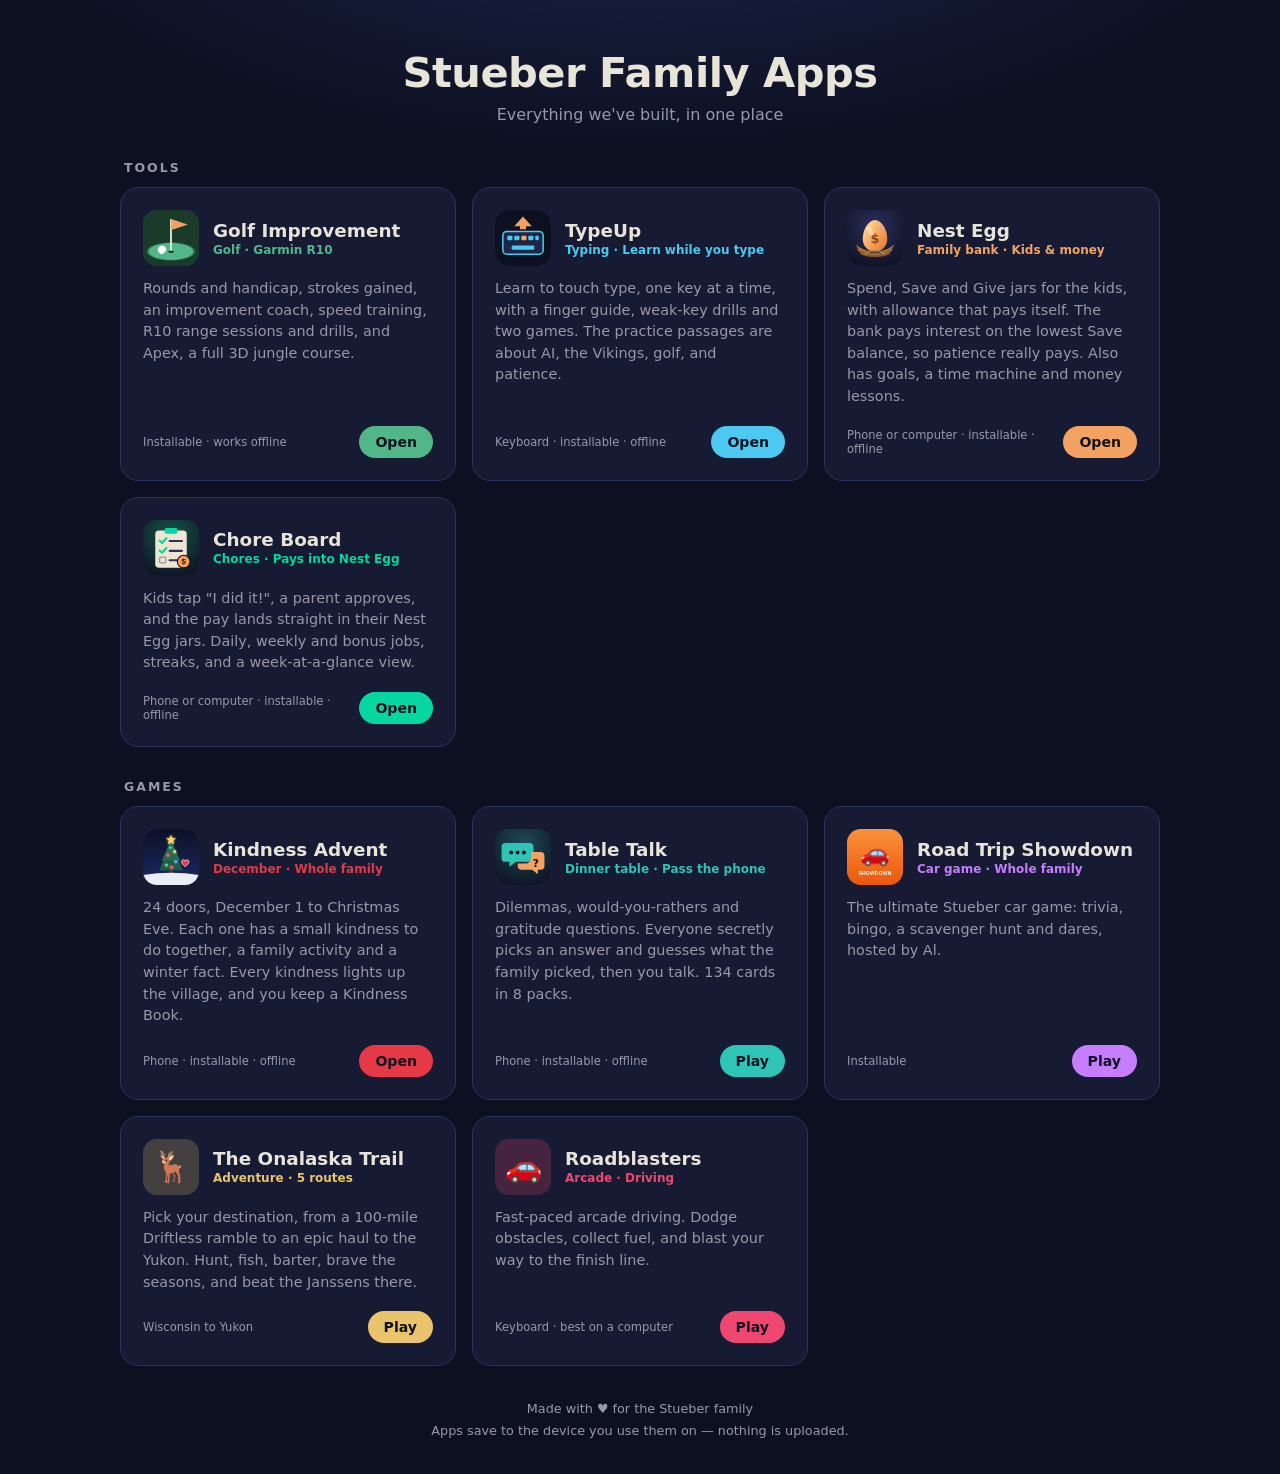
<file: index.html>
<!DOCTYPE html>
<html lang="en">
<head>
<meta charset="UTF-8">
<meta name="viewport" content="width=device-width, initial-scale=1.0">
<title>Stueber Family Apps</title>
<meta name="theme-color" content="#0d1020">
<link rel="icon" href="golf/icons/icon-192.png">
<style>
  :root {
    --bg: #0d1020; --card: #161b33; --card-hi: #1e2546; --line: #2a3260;
    --text: #e8e4d8; --muted: #9a98a8; --accent: #f4a261;
  }
  * { box-sizing: border-box; margin: 0; padding: 0; }
  body {
    background: radial-gradient(1200px 600px at 50% -200px, #1f2a5a 0%, var(--bg) 60%) var(--bg) no-repeat;
    color: var(--text);
    font-family: system-ui, -apple-system, "Segoe UI", Roboto, sans-serif;
    min-height: 100vh;
    padding: 48px 16px 32px;
  }
  header { text-align: center; margin-bottom: 36px; }
  header h1 { font-size: clamp(1.7rem, 5vw, 2.6rem); font-weight: 900; letter-spacing: -0.5px; }
  header p { color: var(--muted); margin-top: 8px; }

  .section { max-width: 1040px; margin: 0 auto 32px; }
  .section h2 { font-size: 0.78rem; text-transform: uppercase; letter-spacing: 2px; color: var(--muted); margin: 0 4px 12px; }
  .apps { display: grid; grid-template-columns: repeat(auto-fill, minmax(290px, 1fr)); gap: 16px; }

  .app {
    display: flex; flex-direction: column;
    background: var(--card); border: 1px solid var(--line); border-radius: 18px;
    padding: 22px; color: inherit; text-decoration: none;
    transition: transform 0.15s, background 0.15s, border-color 0.15s;
  }
  .app:hover, .app:focus-visible { transform: translateY(-3px); background: var(--card-hi); border-color: var(--c, var(--accent)); outline: none; }
  .app-top { display: flex; align-items: center; gap: 14px; margin-bottom: 12px; }
  .app-icon {
    width: 56px; height: 56px; flex: none; border-radius: 14px;
    display: flex; align-items: center; justify-content: center; font-size: 30px;
    background: color-mix(in srgb, var(--c) 22%, transparent);
  }
  .app-icon img { width: 100%; height: 100%; border-radius: 14px; }
  .app-title { font-size: 1.15rem; font-weight: 800; }
  .app-tag { font-size: 0.75rem; color: var(--c); font-weight: 700; margin-top: 2px; }
  .app-desc { font-size: 0.9rem; line-height: 1.5; color: var(--muted); flex: 1; }
  .app-foot { display: flex; align-items: center; justify-content: space-between; margin-top: 18px; gap: 8px; }
  .open {
    background: var(--c); color: #10121f; font-weight: 800; font-size: 0.88rem;
    padding: 8px 16px; border-radius: 999px;
  }
  .note { font-size: 0.72rem; color: var(--muted); }

  footer { text-align: center; color: var(--muted); font-size: 0.8rem; margin-top: 16px; line-height: 1.7; }
</style>
</head>
<body>

<header>
  <h1>Stueber Family Apps</h1>
  <p>Everything we've built, in one place</p>
</header>

<div class="section">
  <h2>Tools</h2>
  <div class="apps">
    <a class="app" href="golf-improvement-app" style="--c:#52b788">
      <div class="app-top">
        <div class="app-icon"><img src="golf/icons/icon-192.png" alt=""></div>
        <div>
          <div class="app-title">Golf Improvement</div>
          <div class="app-tag">Golf · Garmin R10</div>
        </div>
      </div>
      <div class="app-desc">
        Rounds and handicap, strokes gained, an improvement coach, speed training,
        R10 range sessions and drills, and Apex, a full 3D jungle course.
      </div>
      <div class="app-foot"><span class="note">Installable · works offline</span><span class="open">Open</span></div>
    </a>

    <a class="app" href="typeup/" style="--c:#4cc9f0">
      <div class="app-top">
        <div class="app-icon"><img src="typeup/icon.svg" alt=""></div>
        <div>
          <div class="app-title">TypeUp</div>
          <div class="app-tag">Typing · Learn while you type</div>
        </div>
      </div>
      <div class="app-desc">
        Learn to touch type, one key at a time, with a finger guide, weak-key drills and two games.
        The practice passages are about AI, the Vikings, golf, and patience.
      </div>
      <div class="app-foot"><span class="note">Keyboard · installable · offline</span><span class="open">Open</span></div>
    </a>

    <a class="app" href="nestegg/" style="--c:#f4a261">
      <div class="app-top">
        <div class="app-icon"><img src="nestegg/icon.svg" alt=""></div>
        <div>
          <div class="app-title">Nest Egg</div>
          <div class="app-tag">Family bank · Kids &amp; money</div>
        </div>
      </div>
      <div class="app-desc">
        Spend, Save and Give jars for the kids, with allowance that pays itself.
        The bank pays interest on the lowest Save balance, so patience really pays.
        Also has goals, a time machine and money lessons.
      </div>
      <div class="app-foot"><span class="note">Phone or computer · installable · offline</span><span class="open">Open</span></div>
    </a>

    <a class="app" href="choreboard/" style="--c:#06d6a0">
      <div class="app-top">
        <div class="app-icon"><img src="choreboard/icon.svg" alt=""></div>
        <div>
          <div class="app-title">Chore Board</div>
          <div class="app-tag">Chores · Pays into Nest Egg</div>
        </div>
      </div>
      <div class="app-desc">
        Kids tap "I did it!", a parent approves, and the pay lands straight in their Nest Egg jars.
        Daily, weekly and bonus jobs, streaks, and a week-at-a-glance view.
      </div>
      <div class="app-foot"><span class="note">Phone or computer · installable · offline</span><span class="open">Open</span></div>
    </a>
  </div>
</div>

<div class="section">
  <h2>Games</h2>
  <div class="apps">
    <a class="app" href="advent/" style="--c:#e63946">
      <div class="app-top">
        <div class="app-icon"><img src="advent/icon.svg" alt=""></div>
        <div>
          <div class="app-title">Kindness Advent</div>
          <div class="app-tag">December · Whole family</div>
        </div>
      </div>
      <div class="app-desc">
        24 doors, December 1 to Christmas Eve. Each one has a small kindness to do together, a family activity
        and a winter fact. Every kindness lights up the village, and you keep a Kindness Book.
      </div>
      <div class="app-foot"><span class="note">Phone · installable · offline</span><span class="open">Open</span></div>
    </a>

    <a class="app" href="tabletalk/" style="--c:#2ec4b6">
      <div class="app-top">
        <div class="app-icon"><img src="tabletalk/icon.svg" alt=""></div>
        <div>
          <div class="app-title">Table Talk</div>
          <div class="app-tag">Dinner table · Pass the phone</div>
        </div>
      </div>
      <div class="app-desc">
        Dilemmas, would-you-rathers and gratitude questions. Everyone secretly picks an answer
        and guesses what the family picked, then you talk. 134 cards in 8 packs.
      </div>
      <div class="app-foot"><span class="note">Phone · installable · offline</span><span class="open">Play</span></div>
    </a>

    <a class="app" href="roadtrip-game/" style="--c:#c77dff">
      <div class="app-top">
        <div class="app-icon"><img src="roadtrip-game/icon.svg" alt=""></div>
        <div>
          <div class="app-title">Road Trip Showdown</div>
          <div class="app-tag">Car game · Whole family</div>
        </div>
      </div>
      <div class="app-desc">
        The ultimate Stueber car game: trivia, bingo, a scavenger hunt and dares,
        hosted by Al.
      </div>
      <div class="app-foot"><span class="note">Installable</span><span class="open">Play</span></div>
    </a>

    <a class="app" href="onalaska-trail.html" style="--c:#e9c46a">
      <div class="app-top">
        <div class="app-icon">🦌</div>
        <div>
          <div class="app-title">The Onalaska Trail</div>
          <div class="app-tag">Adventure · 5 routes</div>
        </div>
      </div>
      <div class="app-desc">
        Pick your destination, from a 100-mile Driftless ramble to an epic haul to the Yukon.
        Hunt, fish, barter, brave the seasons, and beat the Janssens there.
      </div>
      <div class="app-foot"><span class="note">Wisconsin to Yukon</span><span class="open">Play</span></div>
    </a>

    <a class="app" href="roadblasters/" style="--c:#ef476f">
      <div class="app-top">
        <div class="app-icon">🚗</div>
        <div>
          <div class="app-title">Roadblasters</div>
          <div class="app-tag">Arcade · Driving</div>
        </div>
      </div>
      <div class="app-desc">
        Fast-paced arcade driving. Dodge obstacles, collect fuel,
        and blast your way to the finish line.
      </div>
      <div class="app-foot"><span class="note">Keyboard · best on a computer</span><span class="open">Play</span></div>
    </a>
  </div>
</div>

<footer>
  Made with ♥ for the Stueber family<br>
  Apps save to the device you use them on — nothing is uploaded.
</footer>

</body>
</html>
</file>
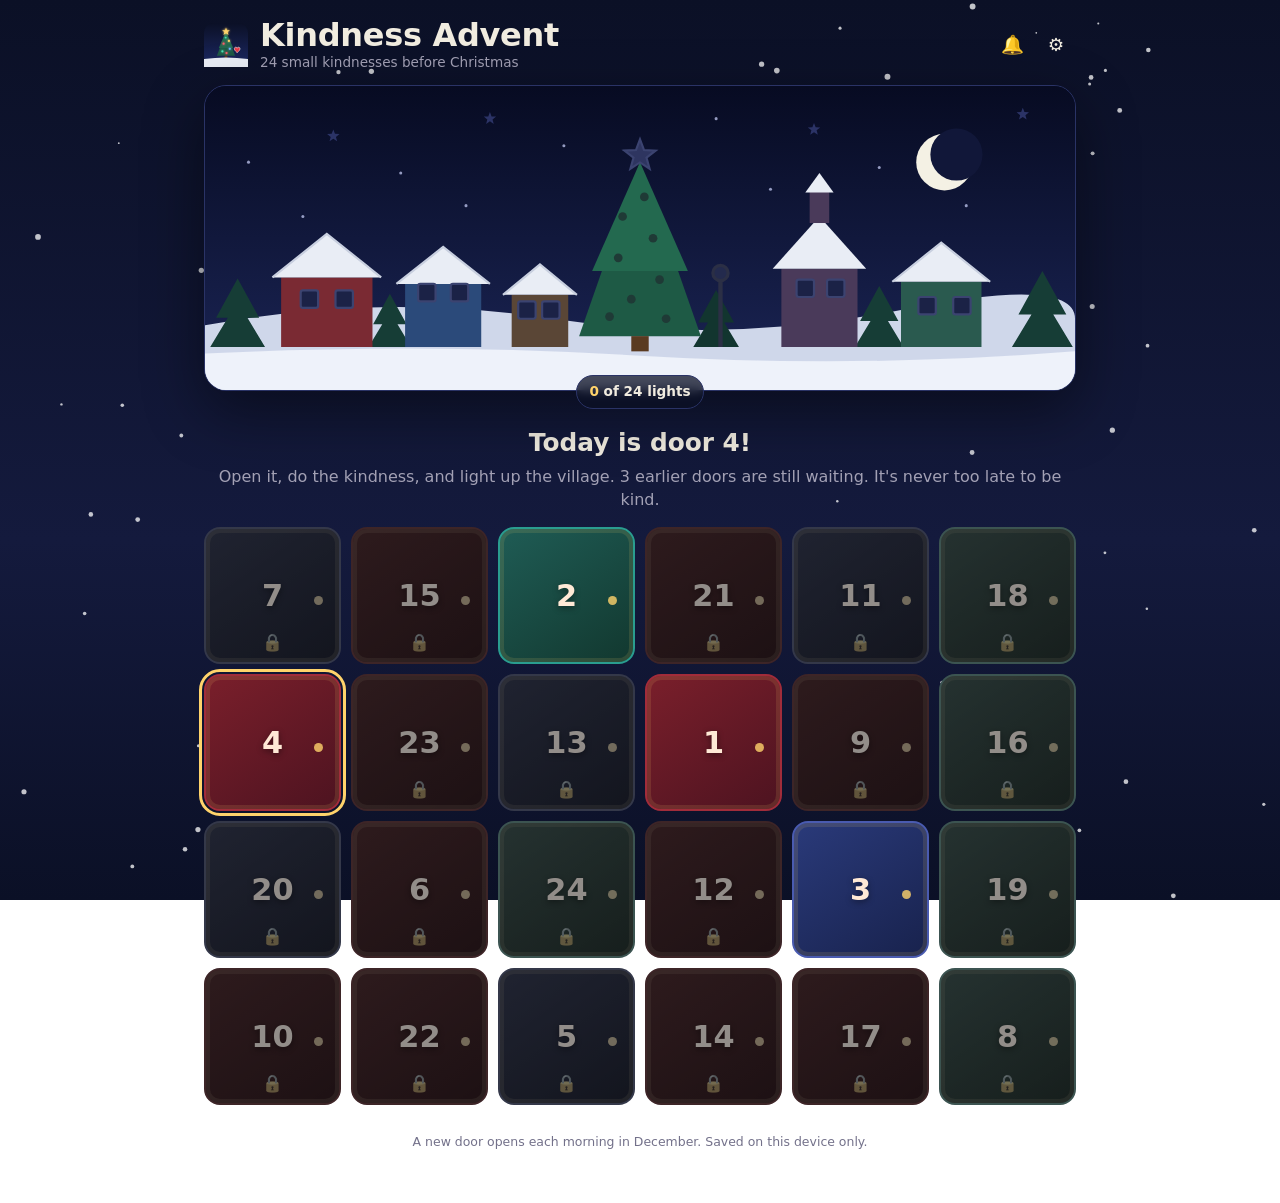
<file: advent/index.html>
<!DOCTYPE html>
<html lang="en">
<head>
<meta charset="UTF-8">
<meta name="viewport" content="width=device-width, initial-scale=1.0, viewport-fit=cover">
<title>Kindness Advent</title>
<meta name="description" content="24 small kindnesses before Christmas. Open a door each day, do the kindness, and light up the village.">
<meta name="theme-color" content="#0b1026">
<link rel="icon" href="icon.svg" type="image/svg+xml">
<link rel="apple-touch-icon" href="icons/icon-192.png">
<link rel="manifest" href="manifest.json">
<link rel="stylesheet" href="css/app.css">
</head>
<body>
<canvas id="snow" aria-hidden="true"></canvas>
<main id="app"></main>
<div id="modal-root"></div>
<div id="toast" class="toast" role="status" aria-live="polite"></div>
<script src="js/days.js"></script>
<script src="js/app.js"></script>
</body>
</html>
</file>
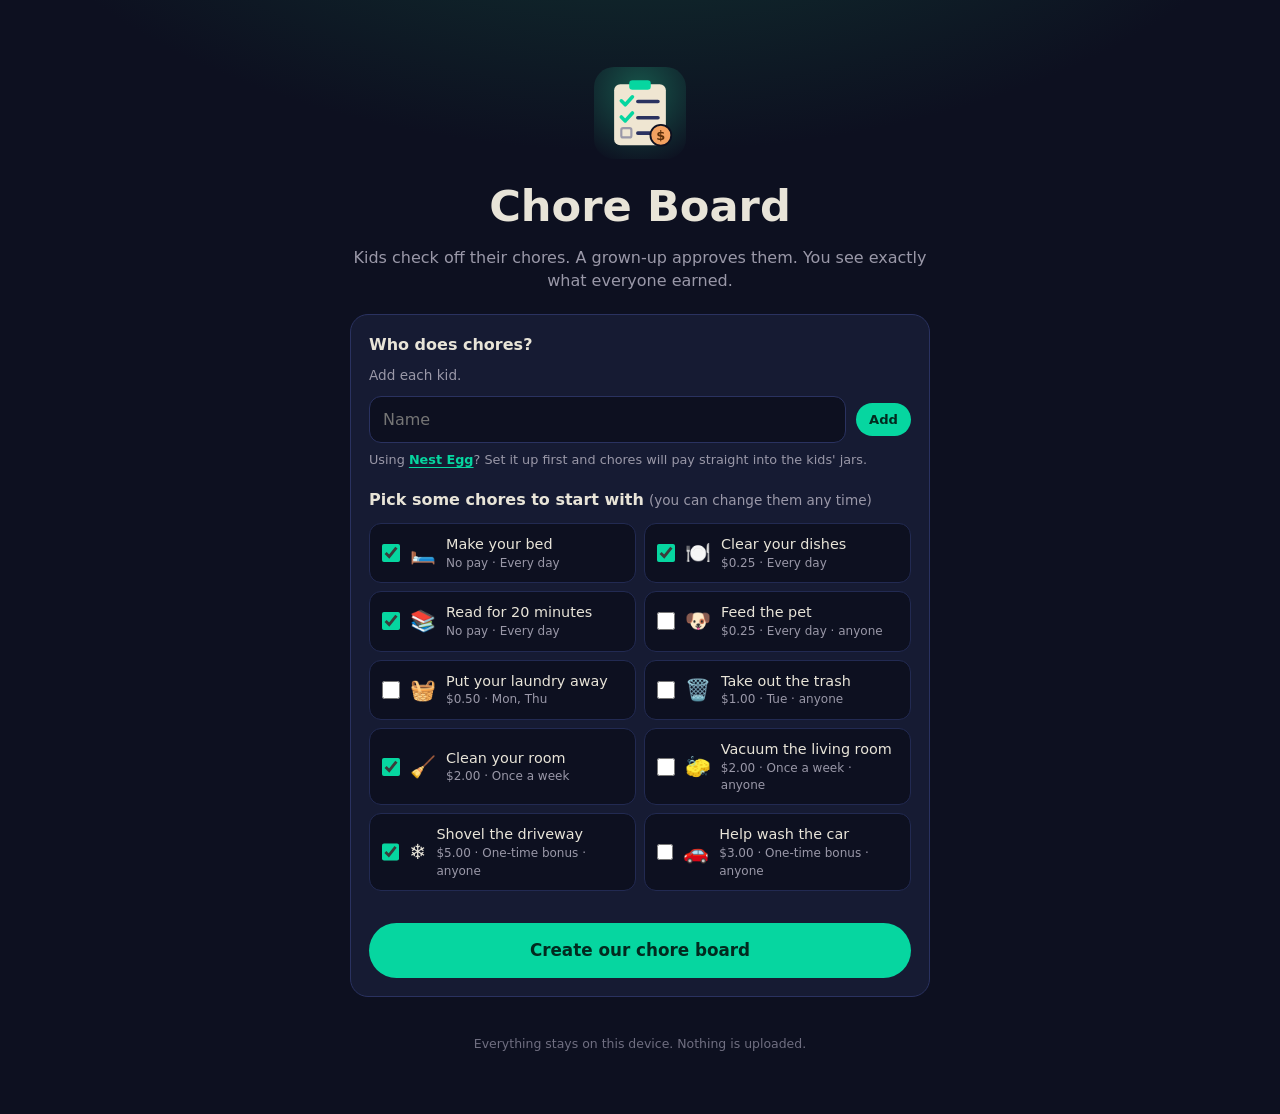
<file: choreboard/index.html>
<!DOCTYPE html>
<html lang="en">
<head>
<meta charset="UTF-8">
<meta name="viewport" content="width=device-width, initial-scale=1.0, viewport-fit=cover">
<title>Chore Board</title>
<meta name="description" content="The family chore chart. Kids check off chores, a parent approves, and the pay goes straight into their Nest Egg jars.">
<meta name="theme-color" content="#0d1020">
<link rel="icon" href="icon.svg" type="image/svg+xml">
<link rel="apple-touch-icon" href="icons/icon-192.png">
<link rel="manifest" href="manifest.json">
<link rel="stylesheet" href="css/app.css">
</head>
<body>
<header class="topbar" id="topbar" hidden>
  <button class="brand" data-go="home" aria-label="Chore Board home"><img src="icon.svg" alt=""><span>Chore<b>Board</b></span></button>
  <div class="top-right">
    <button class="icon-btn" id="btn-sound" aria-label="Sound" title="Sound">🔊</button>
    <button class="parent-btn" id="btn-parent"></button>
  </div>
</header>
<main id="app"></main>
<div id="modal-root"></div>
<div id="toast" class="toast" role="status" aria-live="polite"></div>
<canvas id="confetti" aria-hidden="true"></canvas>
<script src="js/app.js"></script>
</body>
</html>
</file>
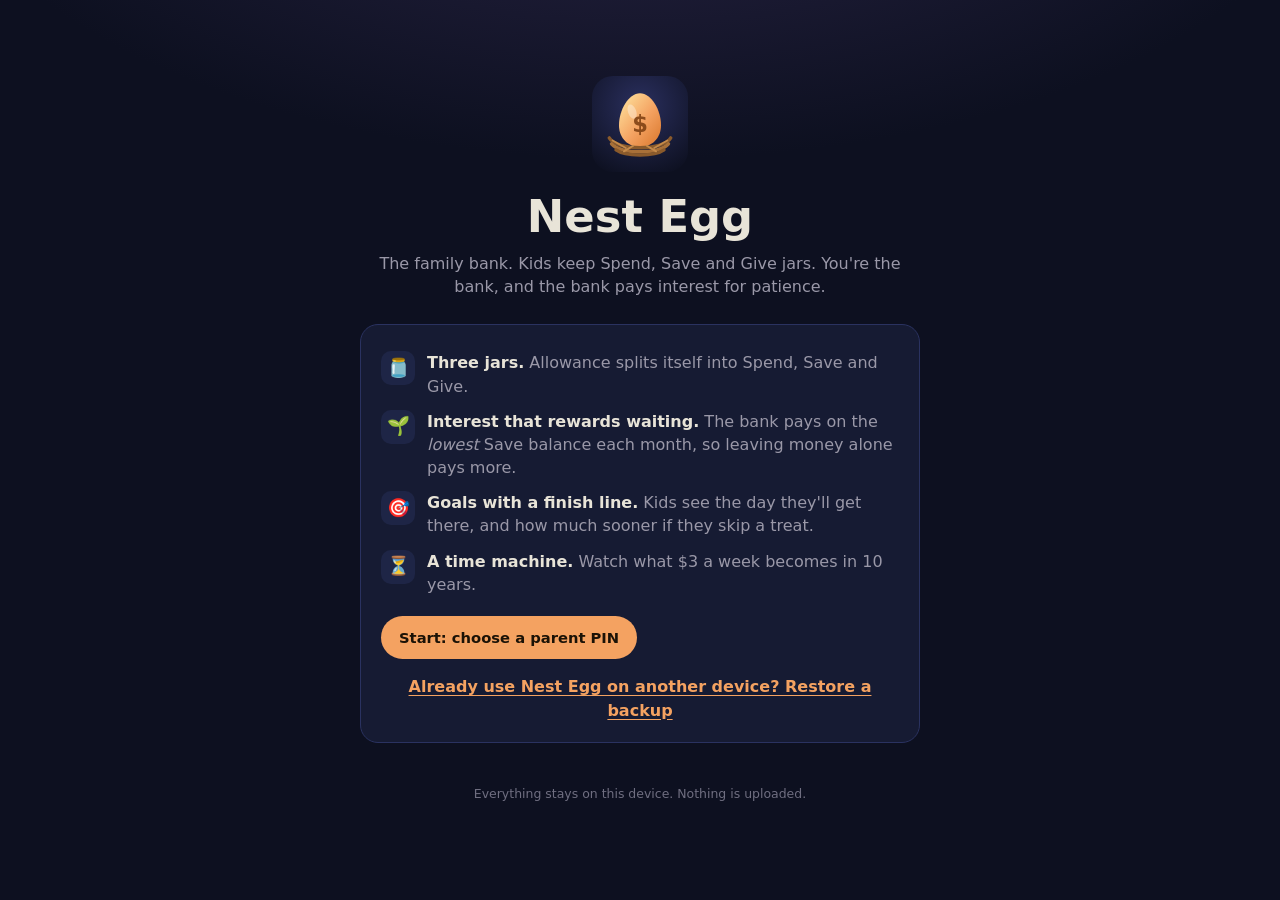
<file: nestegg/index.html>
<!DOCTYPE html>
<html lang="en">
<head>
<meta charset="UTF-8">
<meta name="viewport" content="width=device-width, initial-scale=1.0, viewport-fit=cover">
<title>Nest Egg</title>
<meta name="description" content="The family bank: Spend, Save and Give jars for the kids, with interest that rewards patience.">
<meta name="theme-color" content="#0d1020">
<link rel="icon" href="icon.svg" type="image/svg+xml">
<link rel="apple-touch-icon" href="icons/icon-192.png">
<link rel="manifest" href="manifest.json">
<link rel="stylesheet" href="css/app.css">
</head>
<body>

<header class="topbar" id="topbar" hidden>
  <button class="brand" data-go="family" aria-label="Nest Egg home"><img src="icon.svg" alt=""><span>Nest<b>Egg</b></span></button>
  <div class="top-right">
    <button class="icon-btn" id="btn-sound" aria-label="Sound" title="Sound">🔊</button>
    <button class="parent-btn" id="btn-parent" title="Parent mode"></button>
  </div>
</header>

<main id="app"></main>
<div id="modal-root"></div>
<div id="toast" class="toast" role="status" aria-live="polite"></div>
<canvas id="confetti" aria-hidden="true"></canvas>

<script src="js/lessons.js"></script>
<script src="js/charts.js"></script>
<script src="js/app.js"></script>
</body>
</html>
</file>
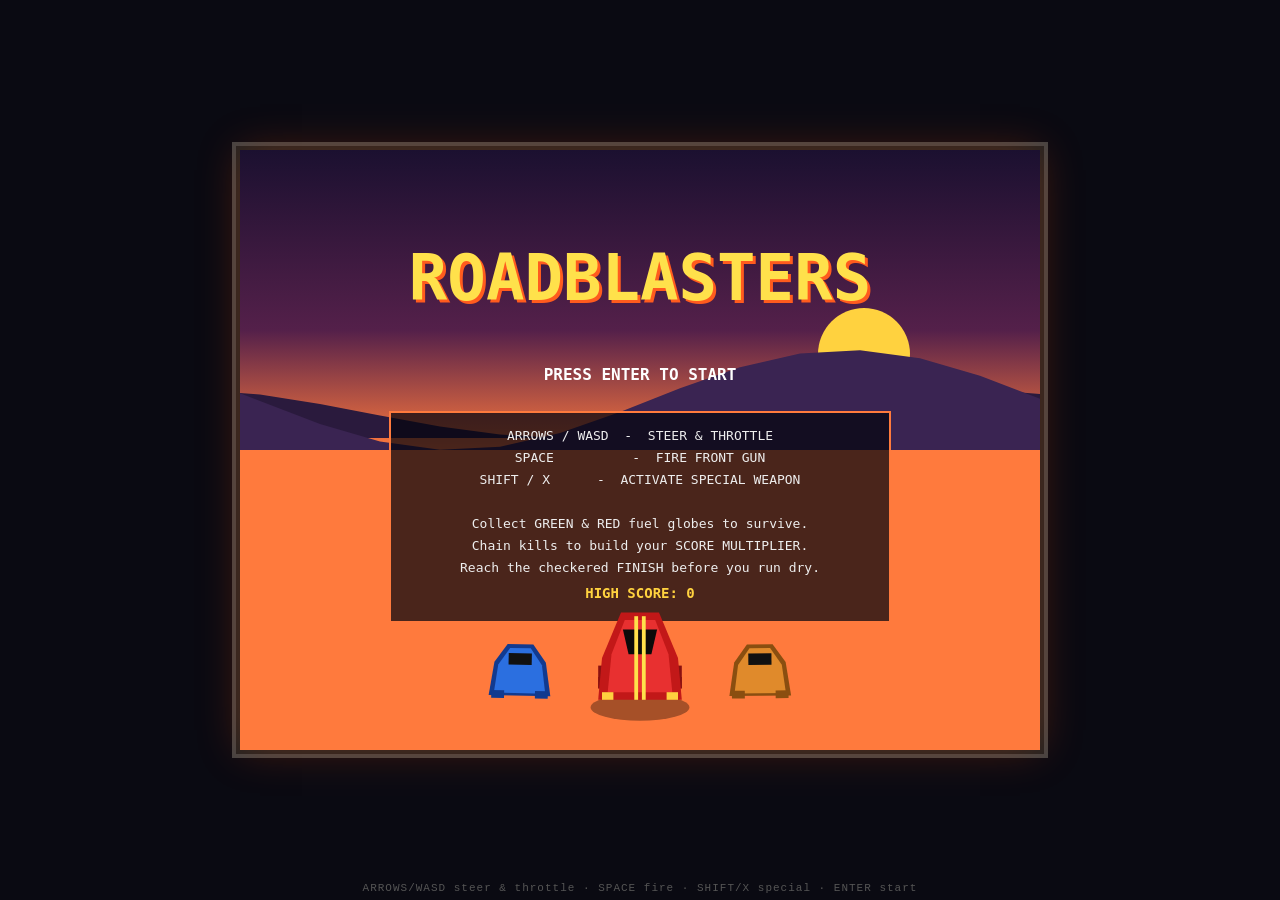
<file: roadblasters/index.html>
<!DOCTYPE html>
<html lang="en">
<head>
<meta charset="UTF-8">
<title>ROADBLASTERS</title>
<style>
  html,body{margin:0;padding:0;background:#0a0a12;height:100%;overflow:hidden;
    font-family:'Courier New',monospace;}
  #wrap{display:flex;align-items:center;justify-content:center;height:100%;}
  canvas{image-rendering:pixelated;image-rendering:crisp-edges;
    box-shadow:0 0 40px rgba(255,80,0,0.25),0 0 0 4px #222,0 0 0 8px #444;
    background:#000;}
  #hint{position:fixed;bottom:6px;left:0;right:0;text-align:center;color:#555;
    font-size:11px;letter-spacing:1px;}
</style>
</head>
<body>
<div id="wrap"><canvas id="c" width="800" height="600"></canvas></div>
<div id="hint">ARROWS/WASD steer &amp; throttle &middot; SPACE fire &middot; SHIFT/X special &middot; ENTER start</div>
<script>
(function(){
"use strict";

/* =========================================================
   SECTION: CONFIG
   ========================================================= */
const WIDTH = 800, HEIGHT = 600;
const SEG_LEN = 200;              // length of one road segment
const RUMBLE_LEN = 3;             // segments per rumble strip stripe
const ROAD_W = 2200;              // half-width of road in world units
const LANES = 3;
const DRAW_DIST = 220;            // segments rendered per frame
const FOV = 100;
const CAM_HEIGHT = 1100;
const CAM_DEPTH = 1 / Math.tan((FOV/2) * Math.PI/180);
const FOG_DENSITY = 5;
const centrifugal = 0.3;

const KEY = {left:false,right:false,up:false,down:false,fire:false,special:false,enter:false};

const COLORS = {
  sky1:'#1b1030', sky2:'#54204a', sky3:'#ff7a3d',
  mtn:'#3a2452', mtnDark:'#2a1a3d',
  light:  {road:'#6b6b6f', grass:'#2d6e2f', rumble:'#d4d4d4', lane:'#d4d4d4'},
  dark:   {road:'#636367', grass:'#256327', rumble:'#b23131', lane:null},
  start:  {road:'#ffffff', grass:'#ffffff', rumble:'#ffffff', lane:'#ffffff'},
  finish: {road:'#111111', grass:'#111111', rumble:'#111111', lane:'#111111'},
};

/* =========================================================
   SECTION: AUDIO (safe, optional)
   ========================================================= */
const Sound = (function(){
  let ctx = null;
  try { ctx = new (window.AudioContext || window.webkitAudioContext)(); } catch(e){ ctx = null; }
  function resume(){ if (ctx && ctx.state === 'suspended') { try{ctx.resume();}catch(e){} } }
  function beep(freq, dur, type, vol, slideTo){
    if (!ctx) return;
    try{
      const t0 = ctx.currentTime;
      const osc = ctx.createOscillator();
      const gain = ctx.createGain();
      osc.type = type || 'square';
      osc.frequency.setValueAtTime(freq, t0);
      if (slideTo) osc.frequency.exponentialRampToValueAtTime(Math.max(1,slideTo), t0+dur);
      gain.gain.setValueAtTime((vol!==undefined?vol:0.15), t0);
      gain.gain.exponentialRampToValueAtTime(0.0001, t0+dur);
      osc.connect(gain); gain.connect(ctx.destination);
      osc.start(t0); osc.stop(t0+dur+0.02);
    }catch(e){}
  }
  return {
    resume,
    shoot(){ beep(900,0.08,'square',0.06,500); },
    explode(){ beep(140,0.35,'sawtooth',0.18,40); beep(60,0.4,'triangle',0.12,20); },
    fuel(){ beep(500,0.12,'sine',0.12,900); },
    hit(){ beep(220,0.3,'sawtooth',0.15,50); },
    pickup(){ beep(700,0.1,'triangle',0.14,1200); beep(1000,0.12,'triangle',0.1,1500); },
    lowfuel(){ beep(300,0.15,'square',0.08,260); },
    levelup(){ beep(500,0.15,'triangle',0.15,700); beep(750,0.2,'triangle',0.15,1000); },
    gameover(){ beep(300,0.5,'sawtooth',0.15,50); },
    turret(){ beep(400,0.08,'square',0.07,200); },
  };
})();

/* =========================================================
   SECTION: UTIL
   ========================================================= */
function mkRng(seed){
  let s = seed >>> 0;
  return function(){ s = (s*1664525 + 1013904223) >>> 0; return s / 4294967296; };
}
function clamp(v,min,max){ return Math.max(min, Math.min(max, v)); }
function lerp(a,b,t){ return a + (b-a)*t; }
function easeIn(a,b,t){ return a + (b-a)*t*t; }
function easeInOut(a,b,t){ return a + (b-a)*((-Math.cos(t*Math.PI)/2)+0.5); }
function overlap(x1,w1,x2,w2,pct){ pct = pct===undefined?1:pct; const half=(w1*pct)/2 + (w2*pct)/2; return Math.abs(x1-x2) < half; }
function exponentialFog(distance, density){ return 1 / (Math.pow(Math.E, (distance*distance*density))); }

/* =========================================================
   SECTION: STATE MACHINE
   ========================================================= */
const STATE = { TITLE:'TITLE', PLAYING:'PLAYING', LEVEL_COMPLETE:'LEVEL_COMPLETE', GAMEOVER:'GAMEOVER', RESPAWN:'RESPAWN' };
let game = {
  state: STATE.TITLE,
  score: 0,
  highScore: parseInt(localStorage.getItem('rb_highscore')||'0',10),
  level: 1,
  multiplier: 1,
  shotFiredWithoutHit: false,
  fuel: 100,
  maxFuel: 100,
  ammo: 0,
  weapon: null, // 'CANNON' | 'NITRO'
  nitroTimer: 0,
  stateTimer: 0,
  shake: 0,
  lastFinishScore: 0,
};

/* =========================================================
   SECTION: TRACK / ROAD BUILDING
   ========================================================= */
let segments = [];
let trackLength = 0;

function lastY(){ return segments.length===0 ? 0 : segments[segments.length-1].p2.world.y; }

function addSegment(curve, y, colorOverride){
  const n = segments.length;
  segments.push({
    index: n,
    p1: { world:{x:0,y:lastY(),z:n*SEG_LEN}, camera:{}, screen:{} },
    p2: { world:{x:0,y:y,z:(n+1)*SEG_LEN}, camera:{}, screen:{} },
    curve: curve,
    sprites: [],
    color: colorOverride || (Math.floor(n/RUMBLE_LEN)%2 ? COLORS.dark : COLORS.light),
  });
}

function addRoad(enter, hold, leave, curve, yTarget){
  const startY = lastY();
  const total = enter+hold+leave;
  let i;
  for(i=0;i<enter;i++) addSegment(easeIn(0,curve,i/enter), easeInOut(startY,yTarget,i/total));
  for(i=0;i<hold;i++) addSegment(curve, easeInOut(startY,yTarget,(enter+i)/total));
  for(i=0;i<leave;i++) addSegment(easeInOut(curve,0,i/leave), easeInOut(startY,yTarget,(enter+hold+i)/total));
}
function addStraight(n, y){ addRoad(n,0,0,0, y===undefined?lastY():y); }
function addCurve(n, curve, y){ addRoad(n,0,0,curve, y===undefined?lastY():y); }
function addHill(n, height){ addRoad(n,0,0,0, height); }
function addSCurves(){
  addRoad(40,40,40,-2, lastY());
  addRoad(40,40,40, 3, lastY());
  addRoad(40,40,40,-3, lastY());
  addRoad(40,40,40, 2, lastY());
}

function addStartLine(){
  for(let i=0;i<6;i++) addSegment(0, lastY(), i%2===0? COLORS.start : COLORS.dark);
}
function addFinishLine(){
  for(let i=0;i<8;i++) addSegment(0, lastY(), COLORS.finish);
}

let enemySpawns = [];   // {z, type, offset}
let fuelSpawns = [];    // {z, offset, size}
let mineSpawns = [];    // {z, offset}
let turretSpawns = [];  // {z, side}

function buildTrack(level){
  segments = [];
  enemySpawns = []; fuelSpawns = []; mineSpawns = []; turretSpawns = [];
  const rng = mkRng(1337 + level*97);

  addStraight(20);
  addStartLine();
  addStraight(30);

  const curveIntensity = Math.min(6, 2 + level*0.5);
  const numChunks = 8 + level*2;
  for(let c=0;c<numChunks;c++){
    const kind = rng();
    if (kind < 0.35){
      const curve = (rng()<0.5?-1:1) * (curveIntensity*(0.5+rng()));
      addRoad(35,50,35, curve, lastY());
    } else if (kind < 0.55){
      const h = (rng()<0.5?-1:1) * 400 * (0.5+rng());
      addRoad(30,40,30, 0, lastY()+h);
    } else if (kind < 0.7){
      addSCurves();
    } else {
      addStraight(40 + Math.floor(rng()*30));
    }
  }
  addStraight(30, 0);
  addFinishLine();
  addStraight(15);

  trackLength = segments.length * SEG_LEN;

  // populate gameplay sprites deterministically across mid-track
  const usableStart = 40, usableEnd = segments.length - 20;
  const fuelCount = 6 + Math.floor(level*0.5);
  for(let i=0;i<fuelCount;i++){
    const seg = usableStart + Math.floor(rng()*(usableEnd-usableStart));
    fuelSpawns.push({ z: seg*SEG_LEN + SEG_LEN/2, offset: (rng()*1.4-0.7), size: rng()<0.3?'big':'small', taken:false });
  }
  const enemyCount = 5 + level*3;
  const types = ['stinger','ratjeep','moto'];
  for(let i=0;i<enemyCount;i++){
    const seg = usableStart + Math.floor(rng()*(usableEnd-usableStart));
    const type = types[Math.floor(rng()*types.length)];
    enemySpawns.push({ z: seg*SEG_LEN + SEG_LEN/2, type, offset:(rng()*1.6-0.8) });
  }
  const turretCount = Math.max(0, level-1) + Math.floor(rng()*2);
  for(let i=0;i<turretCount;i++){
    const seg = usableStart + Math.floor(rng()*(usableEnd-usableStart));
    turretSpawns.push({ z: seg*SEG_LEN + SEG_LEN/2, side: rng()<0.5?-1:1 });
  }
  if (level >= 2){
    const mineCount = level;
    for(let i=0;i<mineCount;i++){
      const seg = usableStart + Math.floor(rng()*(usableEnd-usableStart));
      mineSpawns.push({ z: seg*SEG_LEN + SEG_LEN/2, offset:(rng()*1.2-0.6) });
    }
  }
}

function findSegment(z){
  return segments[ Math.floor(z/SEG_LEN) % segments.length ];
}

/* =========================================================
   SECTION: ENTITIES
   ========================================================= */
let player = { x:0, z:0, speed:0, lean:0, invuln:0 };
const MAX_SPEED = 22000;    // world units / sec
const ACCEL = 9000;
const BRAKE = 14000;
const DECEL = 4000;
const OFFROAD_DECEL = 9000;
const OFFROAD_LIMIT = MAX_SPEED*0.5;

let enemies = [];    // {id,z,x,type,speed,alive,phase,shootTimer,dead,deadTimer}
let mines = [];       // {z,x,alive}
let fuelGlobes = [];  // {z,x,size,alive}
let bullets = [];     // player bullets {z,x,dz}
let enemyBullets = []; // {z,x,dz}
let particles = [];   // explosion particles {x,y,vx,vy,life}
let jet = { active:false, timer:8, x:0, dropped:false, screenX:0 };
let pods = []; // {z,x,kind,alive}

let entIdSeed = 1;

function resetEntities(){
  enemies = enemySpawns.map(s=>({ id:entIdSeed++, z:s.z, x:s.offset, type:s.type, speed: 4000+Math.random()*2000,
     phase:Math.random()*Math.PI*2, alive:true, shootTimer:2+Math.random()*3, dead:false, deadTimer:0 }));
  mines = mineSpawns.map(s=>({ z:s.z, x:s.offset, alive:true }));
  fuelGlobes = fuelSpawns.map(s=>({ z:s.z, x:s.offset, size:s.size, alive:true }));
  bullets = []; enemyBullets = []; particles = []; pods = [];
  jet = { active:false, timer: 10+Math.random()*5, x:0, dropped:false, screenX:0 };
}

/* =========================================================
   SECTION: INPUT
   ========================================================= */
window.addEventListener('keydown', e=>{
  switch(e.code){
    case 'ArrowLeft': case 'KeyA': KEY.left=true; break;
    case 'ArrowRight': case 'KeyD': KEY.right=true; break;
    case 'ArrowUp': case 'KeyW': KEY.up=true; break;
    case 'ArrowDown': case 'KeyS': KEY.down=true; break;
    case 'Space': KEY.fire=true; e.preventDefault(); break;
    case 'ShiftLeft': case 'ShiftRight': case 'KeyX': KEY.special=true; break;
    case 'Enter': KEY.enter=true; break;
  }
  Sound.resume();
  if (['Space','ArrowUp','ArrowDown','ArrowLeft','ArrowRight'].includes(e.code)) e.preventDefault();
});
window.addEventListener('keyup', e=>{
  switch(e.code){
    case 'ArrowLeft': case 'KeyA': KEY.left=false; break;
    case 'ArrowRight': case 'KeyD': KEY.right=false; break;
    case 'ArrowUp': case 'KeyW': KEY.up=false; break;
    case 'ArrowDown': case 'KeyS': KEY.down=false; break;
    case 'Space': KEY.fire=false; break;
    case 'ShiftLeft': case 'ShiftRight': case 'KeyX': KEY.special=false; break;
    case 'Enter': KEY.enter=false; break;
  }
});

/* =========================================================
   SECTION: GAME FLOW
   ========================================================= */
function startGame(){
  game.score = 0; game.level = 1; game.multiplier = 1; game.fuel = 100; game.maxFuel = 100;
  game.ammo = 0; game.weapon = null; game.nitroTimer = 0; game.shake = 0;
  player = { x:0, z:0, speed:0, lean:0, invuln:2 };
  buildTrack(game.level);
  resetEntities();
  game.state = STATE.PLAYING;
}

function nextLevel(){
  game.level++;
  game.fuel = Math.min(game.maxFuel, game.fuel + 40);
  player.x = 0; player.z = 0; player.speed = MAX_SPEED*0.4; player.invuln = 2;
  buildTrack(game.level);
  resetEntities();
  game.state = STATE.PLAYING;
}

function killPlayer(){
  if (player.invuln > 0) return;
  Sound.explode();
  spawnExplosion(WIDTH/2, HEIGHT-90, 40);
  game.shake = 1.0;
  game.multiplier = 1;
  game.fuel = Math.max(0, game.fuel - 12);
  player.speed *= 0.15;
  player.invuln = 2.5;
  if (game.fuel <= 0){
    endGame();
  }
}

function endGame(){
  game.state = STATE.GAMEOVER;
  game.stateTimer = 0;
  Sound.gameover();
  if (game.score > game.highScore){
    game.highScore = game.score;
    try{ localStorage.setItem('rb_highscore', String(game.highScore)); }catch(e){}
  }
}

/* =========================================================
   SECTION: UPDATE
   ========================================================= */
function spawnExplosion(sx, sy, n){
  for(let i=0;i<n;i++){
    const a = Math.random()*Math.PI*2, sp = 60+Math.random()*220;
    particles.push({ x:sx, y:sy, vx:Math.cos(a)*sp, vy:Math.sin(a)*sp - 60, life: 0.4+Math.random()*0.5,
      color: Math.random()<0.5?'#ff8a2b':(Math.random()<0.5?'#ffe14b':'#ff3b3b') });
  }
}

function addScore(pts){
  game.score += Math.round(pts * game.multiplier);
}

function registerKill(){
  game.multiplier = clamp(game.multiplier+1, 1, 10);
}
function registerMiss(){
  game.multiplier = 1;
}

function update(dt){
  if (dt > 0.05) dt = 0.05;
  updateAudioWarn(dt);

  if (game.state === STATE.TITLE){
    if (KEY.enter) startGame();
    return;
  }
  if (game.state === STATE.LEVEL_COMPLETE){
    game.stateTimer += dt;
    if (game.stateTimer > 2.2 && KEY.enter) nextLevel();
    else if (game.stateTimer > 5) nextLevel();
    return;
  }
  if (game.state === STATE.GAMEOVER){
    game.stateTimer += dt;
    if (game.stateTimer > 1 && KEY.enter) game.state = STATE.TITLE;
    return;
  }

  // ---- PLAYING ----
  if (player.invuln > 0) player.invuln -= dt;
  if (game.nitroTimer > 0){
    game.nitroTimer -= dt;
    if (game.nitroTimer <= 0) game.weapon = null;
  }

  const seg = findSegment(player.z);
  const speedPct = player.speed / MAX_SPEED;

  // steering
  const steerAmt = 2.2 * dt * (0.3+speedPct);
  if (KEY.left) player.x -= steerAmt;
  if (KEY.right) player.x += steerAmt;
  // curve pulls car
  player.x -= (seg.curve * speedPct * centrifugal) * dt * 2;
  player.lean = lerp(player.lean, (KEY.left?-1:KEY.right?1:0)*0.5, 0.2);

  // throttle
  const nitro = game.weapon==='NITRO' && game.nitroTimer>0;
  const topSpeed = nitro? MAX_SPEED*1.6 : MAX_SPEED;
  if (KEY.up) player.speed += ACCEL*dt;
  else if (KEY.down) player.speed -= BRAKE*dt;
  else player.speed -= DECEL*dt;

  const offroad = Math.abs(player.x) > 1;
  if (offroad && player.speed > OFFROAD_LIMIT) player.speed -= OFFROAD_DECEL*dt;

  player.speed = clamp(player.speed, 0, topSpeed);
  player.x = clamp(player.x, -3, 3);

  player.z += player.speed*dt;
  if (player.z >= trackLength - SEG_LEN*6){
    // reached finish
    completeLevel();
    return;
  }

  // fuel drain
  const drain = (1.1 + speedPct*2.6) * dt;
  game.fuel -= drain;
  if (game.fuel <= 0){
    game.fuel = 0;
    endGame();
    return;
  }

  // firing
  if (KEY.fire){
    fireGun(dt);
  }
  fireCooldownTick(dt);

  if (KEY.special && game.ammo>0 && !game.weapon){
    activateSpecial();
  }

  updateJet(dt);
  updateEnemies(dt);
  updateMines(dt);
  updateFuelGlobes(dt);
  updateBullets(dt);
  updateEnemyBullets(dt);
  updatePods(dt);
  updateParticles(dt);

  if (game.shake > 0) game.shake = Math.max(0, game.shake - dt*2.2);
}

let fireCooldown = 0;
function fireCooldownTick(dt){ if (fireCooldown>0) fireCooldown -= dt; }
function fireGun(dt){
  const rate = game.weapon==='CANNON' ? 0.08 : 0.22;
  if (fireCooldown > 0) return;
  fireCooldown = rate;
  bullets.push({ z: player.z + 200, x: player.x, dz: 26000, hit:false });
  Sound.shoot();
  if (game.weapon==='CANNON'){
    game.ammo--;
    if (game.ammo<=0){ game.weapon=null; }
  }
}

function activateSpecial(){
  // ammo carries a "kind" via game.podKind set on pickup
  if (game.podKind === 'NITRO'){
    game.weapon = 'NITRO';
    game.nitroTimer = 4;
    player.invuln = Math.max(player.invuln, 4);
    game.ammo = 0;
  } else {
    game.weapon = 'CANNON';
  }
}

function completeLevel(){
  addScore(500 + game.level*100);
  game.state = STATE.LEVEL_COMPLETE;
  game.stateTimer = 0;
  Sound.levelup();
}

function updateJet(dt){
  if (!jet.active){
    jet.timer -= dt;
    if (jet.timer <= 0){
      jet.active = true; jet.dropped = false; jet.progress = 0;
    }
    return;
  }
  jet.progress = (jet.progress||0) + dt*0.35;
  if (!jet.dropped && jet.progress > 0.45){
    jet.dropped = true;
    const kind = Math.random()<0.5 ? 'CANNON' : 'NITRO';
    pods.push({ z: player.z + 3200, x: (Math.random()*1.2-0.6), kind, alive:true, y:0, falling:true });
  }
  if (jet.progress >= 1){
    jet.active = false;
    jet.timer = 16 + Math.random()*8;
  }
}

function updatePods(dt){
  for (const p of pods){
    if (!p.alive) continue;
    if (Math.abs(p.z - player.z) < 400 && overlap(player.x, 0.5, p.x, 0.5)){
      p.alive = false;
      game.ammo = p.kind==='CANNON' ? 40 : 1;
      game.podKind = p.kind;
      Sound.pickup();
    }
    if (p.z < player.z - 1000) p.alive = false;
  }
  pods = pods.filter(p=>p.alive);
}

function updateEnemies(dt){
  for (const e of enemies){
    if (e.dead){
      e.deadTimer -= dt;
      continue;
    }
    if (!e.alive) continue;
    e.phase += dt;
    if (e.type==='stinger'){
      e.x += Math.sin(e.phase*1.6)*dt*0.6;
      e.z += e.speed*dt*0.9;
    } else if (e.type==='ratjeep'){
      // tries to match player's lane to block
      const target = clamp(player.x, -1, 1);
      e.x += clamp(target-e.x, -1, 1)*dt*0.4;
      e.z += e.speed*dt*0.6;
    } else if (e.type==='moto'){
      e.x += Math.sin(e.phase*3.2)*dt*1.4;
      e.z += e.speed*dt*1.3;
    } else if (e.type==='turret'){
      e.shootTimer -= dt;
      if (e.shootTimer <= 0 && Math.abs(e.z - player.z) < 6000){
        e.shootTimer = 1.4 + Math.random();
        enemyBullets.push({ z:e.z, x:e.x, dz:-9000 });
        Sound.turret();
      }
    }
    e.x = clamp(e.x, -1.3, 1.3);

    // collision with player
    if (Math.abs(e.z - player.z) < 350 && player.invuln<=0){
      if (overlap(player.x, 0.5, e.x, 0.5)){
        killPlayer();
        if (e.type !== 'turret'){ e.dead = true; e.deadTimer = 0.6; e.alive=false; spawnExplosion(WIDTH/2, HEIGHT-120, 24); }
      }
    }
  }
  enemies = enemies.filter(e => e.alive || e.deadTimer>-1);
}

function updateMines(dt){
  for (const m of mines){
    if (!m.alive) continue;
    if (Math.abs(m.z - player.z) < 300 && player.invuln<=0 && overlap(player.x, 0.35, m.x, 0.3)){
      m.alive = false;
      killPlayer();
      spawnExplosion(WIDTH/2, HEIGHT-110, 26);
    }
  }
}

function updateFuelGlobes(dt){
  for (const f of fuelGlobes){
    if (!f.alive) continue;
    if (Math.abs(f.z - player.z) < 320 && overlap(player.x, 0.45, f.x, 0.35)){
      f.alive = false;
      const amt = f.size==='big' ? 35 : 15;
      game.fuel = Math.min(game.maxFuel, game.fuel + amt);
      addScore(50);
      Sound.fuel();
    }
  }
}

function updateBullets(dt){
  for (const b of bullets){
    if (b.hit) continue;
    b.z += b.dz*dt;
    if (b.z - player.z > DRAW_DIST*SEG_LEN){
      b.hit = true;
      registerMiss();
      continue;
    }
    for (const e of enemies){
      if (!e.alive) continue;
      if (Math.abs(e.z - b.z) < 260 && overlap(b.x, 0.25, e.x, 0.45)){
        b.hit = true;
        e.alive = false; e.dead = true; e.deadTimer = 0.6;
        registerKill();
        addScore(e.type==='turret'?150:100);
        spawnExplosionWorld(e.z, e.x);
        Sound.explode();
        if (Math.random() < 0.35){
          fuelGlobes.push({ z:e.z, x:e.x, size:'small', alive:true });
        }
        break;
      }
    }
  }
  bullets = bullets.filter(b=>!b.hit);
}

function updateEnemyBullets(dt){
  for (const b of enemyBullets){
    b.z += b.dz*dt;
    if (Math.abs(b.z - player.z) < 260 && player.invuln<=0 && overlap(b.x, 0.3, player.x, 0.4)){
      b.dead = true;
      killPlayer();
    }
    if (b.z < player.z - 2000) b.dead = true;
  }
  enemyBullets = enemyBullets.filter(b=>!b.dead);
}

function spawnExplosionWorld(z,x){
  // approximate screen position for the currently-visible explosion (rough, near horizon-scaled)
  const dz = z - player.z;
  const scale = CAM_DEPTH / Math.max(1,dz);
  const sx = WIDTH/2 + scale*x*ROAD_W*WIDTH/2;
  const sy = HEIGHT/2 - scale*0*HEIGHT/2;
  spawnExplosion(clamp(sx,0,WIDTH), clamp(sy,HEIGHT*0.3,HEIGHT*0.85), 18);
}

function updateParticles(dt){
  for (const p of particles){
    p.x += p.vx*dt; p.y += p.vy*dt; p.vy += 260*dt;
    p.life -= dt;
  }
  particles = particles.filter(p=>p.life>0);
}

let lowFuelBeepTimer = 0;
function updateAudioWarn(dt){
  if (game.state !== STATE.PLAYING) return;
  if (game.fuel < 20){
    lowFuelBeepTimer -= dt;
    if (lowFuelBeepTimer <= 0){
      Sound.lowfuel();
      lowFuelBeepTimer = 0.6;
    }
  }
}

/* =========================================================
   SECTION: RENDER - ROAD
   ========================================================= */
const ctx = document.getElementById('c').getContext('2d');
ctx.imageSmoothingEnabled = false;

function project(p, camX, camY, camZ){
  p.camera.x = (p.world.x||0) - camX;
  p.camera.y = (p.world.y||0) - camY;
  p.camera.z = (p.world.z||0) - camZ;
  p.screen.scale = CAM_DEPTH / p.camera.z;
  p.screen.x = Math.round((WIDTH/2) + (p.screen.scale * p.camera.x * WIDTH/2));
  p.screen.y = Math.round((HEIGHT/2) - (p.screen.scale * p.camera.y * HEIGHT/2));
  p.screen.w = Math.round(p.screen.scale * ROAD_W * WIDTH/2);
}

function poly(x1,y1,x2,y2,x3,y3,x4,y4,color){
  ctx.fillStyle = color;
  ctx.beginPath();
  ctx.moveTo(x1,y1); ctx.lineTo(x2,y2); ctx.lineTo(x3,y3); ctx.lineTo(x4,y4);
  ctx.closePath(); ctx.fill();
}

function drawSky(){
  const g = ctx.createLinearGradient(0,0,0,HEIGHT*0.5);
  g.addColorStop(0, COLORS.sky1);
  g.addColorStop(0.6, COLORS.sky2);
  g.addColorStop(1, COLORS.sky3);
  ctx.fillStyle = g;
  ctx.fillRect(0,0,WIDTH,HEIGHT);
  // sun
  ctx.fillStyle = '#ffd23f';
  ctx.beginPath(); ctx.arc(WIDTH*0.78, HEIGHT*0.34, 46, 0, Math.PI*2); ctx.fill();
  // mountains (parallax by player x)
  const off = (player.x*40) % WIDTH;
  ctx.fillStyle = COLORS.mtnDark;
  drawMountainRow(off, HEIGHT*0.48, 70, 0.7);
  ctx.fillStyle = COLORS.mtn;
  drawMountainRow(off*1.6, HEIGHT*0.5, 100, 1);
}
function drawMountainRow(offset, baseY, amp, scale){
  ctx.beginPath();
  ctx.moveTo(-100, baseY);
  for (let x=-100; x<=WIDTH+100; x+=60){
    const h = amp*scale*(0.5+0.5*Math.sin((x+offset)*0.008 + scale*3));
    ctx.lineTo(x, baseY - h);
  }
  ctx.lineTo(WIDTH+100, baseY);
  ctx.closePath();
  ctx.fill();
}

function renderRoadSegment(p1,p2,color){
  const r1 = p1.w/Math.max(6, LANES*2), r2 = p2.w/Math.max(6, LANES*2);
  const l1 = p1.w*2/LANES*0.08, l2 = p2.w*2/LANES*0.08;

  ctx.fillStyle = color.grass;
  ctx.fillRect(0, p2.y, WIDTH, p1.y - p2.y);

  poly(p1.x-p1.w-r1, p1.y, p1.x-p1.w, p1.y, p2.x-p2.w, p2.y, p2.x-p2.w-r2, p2.y, color.rumble);
  poly(p1.x+p1.w, p1.y, p1.x+p1.w+r1, p1.y, p2.x+p2.w+r2, p2.y, p2.x+p2.w, p2.y, color.rumble);
  poly(p1.x-p1.w, p1.y, p1.x+p1.w, p1.y, p2.x+p2.w, p2.y, p2.x-p2.w, p2.y, color.road);

  if (color.lane){
    const lw1 = (p1.w*2)/LANES, lw2 = (p2.w*2)/LANES;
    let lx1 = p1.x - p1.w + lw1, lx2 = p2.x - p2.w + lw2;
    for (let lane=1; lane<LANES; lane++, lx1+=lw1, lx2+=lw2){
      poly(lx1-l1/2, p1.y, lx1+l1/2, p1.y, lx2+l2/2, p2.y, lx2-l2/2, p2.y, color.lane);
    }
  }
}

function renderRoad(){
  const baseSegment = findSegment(player.z);
  const basePercent = (player.z % SEG_LEN) / SEG_LEN;
  const playerSegment = baseSegment;
  const playerY = lerp(playerSegment.p1.world.y, playerSegment.p2.world.y, basePercent);
  let maxy = HEIGHT;
  let x = 0, dx = -(baseSegment.curve * basePercent);

  const camX = player.x * ROAD_W;
  const camY = playerY + CAM_HEIGHT;
  const camZ = player.z;

  const visibleSprites = [];

  for (let n=0; n<DRAW_DIST; n++){
    const segIndex = (baseSegment.index + n) % segments.length;
    const segment = segments[segIndex];
    const looped = segIndex < baseSegment.index;
    const segZ = segment.p1.world.z + (looped ? trackLength : 0);
    const seg2Z = segment.p2.world.z + (looped ? trackLength : 0);

    project(segment.p1, camX - x, camY, camZ);
    segment.p1.world.z = looped ? segment.p1.world.z : segment.p1.world.z; // no-op keep
    // manual z override for looping handled via camZ offset trick below
    segment.p1.camera.z = segZ - camZ;
    segment.p1.screen.scale = CAM_DEPTH / Math.max(1,segment.p1.camera.z);
    segment.p1.screen.x = Math.round(WIDTH/2 + segment.p1.screen.scale*segment.p1.camera.x*WIDTH/2);
    segment.p1.screen.y = Math.round(HEIGHT/2 - segment.p1.screen.scale*segment.p1.camera.y*HEIGHT/2);
    segment.p1.screen.w = Math.round(segment.p1.screen.scale*ROAD_W*WIDTH/2);

    project(segment.p2, camX - x - dx, camY, camZ);
    segment.p2.camera.z = seg2Z - camZ;
    segment.p2.screen.scale = CAM_DEPTH / Math.max(1,segment.p2.camera.z);
    segment.p2.screen.x = Math.round(WIDTH/2 + segment.p2.screen.scale*segment.p2.camera.x*WIDTH/2);
    segment.p2.screen.y = Math.round(HEIGHT/2 - segment.p2.screen.scale*segment.p2.camera.y*HEIGHT/2);
    segment.p2.screen.w = Math.round(segment.p2.screen.scale*ROAD_W*WIDTH/2);

    x += dx;
    dx += segment.curve;

    if (segment.p1.camera.z <= CAM_DEPTH) continue;
    if (segment.p2.screen.y >= segment.p1.screen.y) continue;
    if (segment.p2.screen.y >= maxy) continue;

    renderRoadSegment(segment.p1.screen, segment.p2.screen, segment.color);
    maxy = segment.p2.screen.y;

    visibleSprites.push({ segment, segZ, p1:segment.p1, p2:segment.p2 });
  }

  return visibleSprites;
}

/* Simplified sprite projector: uses same incremental x accumulation as renderRoad,
   applied per-sprite by walking segments once per frame (cached). */
function buildProjector(){
  const baseSegment = findSegment(player.z);
  const basePercent = (player.z % SEG_LEN)/SEG_LEN;
  const playerY = lerp(baseSegment.p1.world.y, baseSegment.p2.world.y, basePercent);
  const camX = player.x*ROAD_W, camY = playerY+CAM_HEIGHT, camZ = player.z;
  let x=0, dx=-(baseSegment.curve*basePercent);
  const table = new Map(); // segIndex(within window) -> accumulated x offset
  for (let n=0;n<DRAW_DIST;n++){
    const segIndex = (baseSegment.index+n) % segments.length;
    table.set(segIndex, x);
    x += dx;
    dx += segments[segIndex].curve;
  }
  return function(z, xOff, yOff){
    const looped = z < player.z;
    const zz = looped ? z + trackLength : z;
    const dz = zz - camZ;
    if (dz <= CAM_DEPTH) return null;
    const segIdx = Math.floor(z/SEG_LEN) % segments.length;
    const accX = table.has(segIdx) ? table.get(segIdx) : null;
    if (accX===null) return null;
    const seg = segments[segIdx];
    const percent = (z % SEG_LEN)/SEG_LEN;
    const worldY = lerp(seg.p1.world.y, seg.p2.world.y, percent) + (yOff||0);
    const worldX = xOff*ROAD_W;
    const scale = CAM_DEPTH/dz;
    const sx = Math.round(WIDTH/2 + scale*(worldX - camX + accX)*WIDTH/2);
    const sy = Math.round(HEIGHT/2 - scale*(worldY - camY)*HEIGHT/2);
    const sw = scale*ROAD_W*WIDTH/2;
    return {x:sx, y:sy, scale, w:sw, dz};
  };
}

/* =========================================================
   SECTION: RENDER - SPRITES / ENTITIES
   ========================================================= */
function drawFuelGlobe(cx,cy,r,color){
  ctx.save();
  ctx.fillStyle = color;
  ctx.beginPath(); ctx.arc(cx,cy,r,0,Math.PI*2); ctx.fill();
  ctx.fillStyle = 'rgba(255,255,255,0.55)';
  ctx.beginPath(); ctx.arc(cx-r*0.3,cy-r*0.3,r*0.35,0,Math.PI*2); ctx.fill();
  ctx.strokeStyle = 'rgba(0,0,0,0.4)'; ctx.lineWidth=Math.max(1,r*0.12); ctx.stroke();
  ctx.restore();
}

function drawMine(cx,cy,r){
  ctx.save();
  ctx.fillStyle = '#222';
  ctx.beginPath(); ctx.arc(cx,cy,r,0,Math.PI*2); ctx.fill();
  ctx.fillStyle = '#e04b2b';
  for (let i=0;i<6;i++){
    const a = i/6*Math.PI*2;
    ctx.beginPath();
    ctx.arc(cx+Math.cos(a)*r*0.9, cy+Math.sin(a)*r*0.9, r*0.22,0,Math.PI*2);
    ctx.fill();
  }
  ctx.fillStyle = '#ff2b2b';
  ctx.beginPath(); ctx.arc(cx,cy,r*0.3,0,Math.PI*2); ctx.fill();
  ctx.restore();
}

function drawCarSprite(cx, cy, w, type, lean){
  const s = w/70; // scale factor relative to base width
  ctx.save();
  ctx.translate(cx,cy);
  ctx.scale(s,s);
  if (lean) ctx.rotate(lean*0.08);
  let body='#2b6fe0', dark='#173d8a', win='#111';
  if (type==='stinger'){ body='#2b6fe0'; dark='#123a8f'; }
  else if (type==='ratjeep'){ body='#e08a2b'; dark='#8a4e10'; }
  else if (type==='moto'){ body='#c92b6b'; dark='#7a1440'; }
  if (type==='moto'){
    ctx.fillStyle = dark; ctx.fillRect(-6,-4,12,26);
    ctx.fillStyle = body; ctx.fillRect(-9,-14,18,14);
    ctx.fillStyle = '#111'; ctx.fillRect(-7,-13,14,6);
    ctx.fillStyle='#111'; ctx.beginPath(); ctx.arc(0,14,7,0,Math.PI*2); ctx.fill();
  } else {
    ctx.fillStyle = dark;
    ctx.beginPath();
    ctx.moveTo(-24,20); ctx.lineTo(-20,-6); ctx.lineTo(-10,-20); ctx.lineTo(10,-20);
    ctx.lineTo(20,-6); ctx.lineTo(24,20); ctx.closePath(); ctx.fill();
    ctx.fillStyle = body;
    ctx.beginPath();
    ctx.moveTo(-20,18); ctx.lineTo(-17,-4); ctx.lineTo(-8,-17); ctx.lineTo(8,-17);
    ctx.lineTo(17,-4); ctx.lineTo(20,18); ctx.closePath(); ctx.fill();
    ctx.fillStyle = win;
    ctx.fillRect(-9,-13,18,9);
    ctx.fillStyle = dark;
    ctx.fillRect(-22,16,10,6); ctx.fillRect(12,16,10,6);
  }
  ctx.restore();
}

function drawTurret(cx, cy, w){
  const s = w/70;
  ctx.save();
  ctx.translate(cx,cy); ctx.scale(s,s);
  ctx.fillStyle = '#555';
  ctx.fillRect(-14,-6,28,16);
  ctx.fillStyle = '#333';
  ctx.beginPath(); ctx.arc(0,-6,12,Math.PI,0); ctx.fill();
  ctx.fillStyle = '#222';
  ctx.fillRect(-3,-24,6,20);
  ctx.restore();
}

function drawJet(cx,cy,scale){
  ctx.save();
  ctx.translate(cx,cy); ctx.scale(scale,scale);
  ctx.fillStyle = '#888';
  ctx.beginPath();
  ctx.moveTo(-40,0); ctx.lineTo(30,-6); ctx.lineTo(40,0); ctx.lineTo(30,6); ctx.closePath(); ctx.fill();
  ctx.fillStyle = '#c33';
  ctx.fillRect(-10,-3,16,6);
  ctx.restore();
}

function drawPod(cx,cy,r,kind){
  ctx.save();
  ctx.fillStyle = kind==='NITRO' ? '#3fd0ff' : '#ffd23f';
  ctx.beginPath(); ctx.arc(cx,cy,r,0,Math.PI*2); ctx.fill();
  ctx.strokeStyle = '#fff'; ctx.lineWidth=2; ctx.stroke();
  ctx.fillStyle = '#111';
  ctx.font = `bold ${Math.max(8,r)}px monospace`;
  ctx.textAlign='center'; ctx.textBaseline='middle';
  ctx.fillText(kind==='NITRO'?'N':'C', cx, cy+1);
  ctx.restore();
}

function drawPlayerCar(){
  const dt_lean = clamp(player.lean,-1,1);
  const bounce = Math.sin(performance.now()*0.02)*1.2*Math.min(1,player.speed/MAX_SPEED);
  const cx = WIDTH/2 + player.x*40, cy = HEIGHT-92+bounce;
  const flicker = player.invuln>0 && Math.floor(performance.now()/80)%2===0;
  if (flicker) ctx.globalAlpha = 0.4;
  ctx.save();
  ctx.translate(cx,cy);
  ctx.rotate(dt_lean*0.12);
  ctx.scale(1.9,1.9);
  // shadow
  ctx.fillStyle = 'rgba(0,0,0,0.35)';
  ctx.beginPath(); ctx.ellipse(0,26,26,7,0,0,Math.PI*2); ctx.fill();
  // rear wing
  ctx.fillStyle = '#8a1010';
  ctx.fillRect(-22,10,44,6);
  ctx.fillRect(-22,4,6,12); ctx.fillRect(16,4,6,12);
  // body
  ctx.fillStyle = '#c21818';
  ctx.beginPath();
  ctx.moveTo(-22,22); ctx.lineTo(-20,0); ctx.lineTo(-10,-24); ctx.lineTo(10,-24);
  ctx.lineTo(20,0); ctx.lineTo(22,22); ctx.closePath(); ctx.fill();
  ctx.fillStyle = '#e83030';
  ctx.beginPath();
  ctx.moveTo(-17,18); ctx.lineTo(-15,-2); ctx.lineTo(-8,-20); ctx.lineTo(8,-20);
  ctx.lineTo(15,-2); ctx.lineTo(17,18); ctx.closePath(); ctx.fill();
  // windshield
  ctx.fillStyle = '#0a0a0a';
  ctx.beginPath();
  ctx.moveTo(-9,-15); ctx.lineTo(9,-15); ctx.lineTo(6,-2); ctx.lineTo(-6,-2); ctx.closePath(); ctx.fill();
  // stripes
  ctx.fillStyle = '#ffe14b';
  ctx.fillRect(-3,-22,2,44); ctx.fillRect(1,-22,2,44);
  // tail lights
  if (nitroFlame()) {
    ctx.fillStyle = '#3fd0ff';
    ctx.beginPath(); ctx.moveTo(-8,24); ctx.lineTo(0,24+18+Math.random()*10); ctx.lineTo(8,24); ctx.closePath(); ctx.fill();
  }
  ctx.fillStyle = '#ffcf3f';
  ctx.fillRect(-20,18,6,4); ctx.fillRect(14,18,6,4);
  ctx.restore();
  if (flicker) ctx.globalAlpha = 1;
}
function nitroFlame(){ return game.weapon==='NITRO' && game.nitroTimer>0; }

/* =========================================================
   SECTION: MAIN RENDER
   ========================================================= */
function render(){
  ctx.save();
  if (game.shake>0){
    const s = game.shake*10;
    ctx.translate((Math.random()*2-1)*s, (Math.random()*2-1)*s);
  }
  drawSky();

  if (game.state===STATE.TITLE){
    renderTitle();
    ctx.restore();
    return;
  }

  renderRoad();
  const project2 = buildProjector();

  const drawables = [];
  for (const f of fuelGlobes){ if (!f.alive) continue; const p = project2(f.z, f.x, 0); if (p && p.w>0.5) drawables.push({p, kind:'fuel', ref:f}); }
  for (const m of mines){ if (!m.alive) continue; const p = project2(m.z, m.x, 0); if (p && p.w>0.5) drawables.push({p, kind:'mine', ref:m}); }
  for (const e of enemies){ const p = project2(e.z, e.x, 0); if (p && p.w>0.5) drawables.push({p, kind:e.type, ref:e}); }
  for (const b of bullets){ const p = project2(b.z, b.x, 40); if (p && p.w>0.2) drawables.push({p, kind:'bullet', ref:b}); }
  for (const b of enemyBullets){ const p = project2(b.z, b.x, 40); if (p && p.w>0.2) drawables.push({p, kind:'ebullet', ref:b}); }
  for (const pd of pods){ if(!pd.alive) continue; const p = project2(pd.z, pd.x, 300); if (p && p.w>0.5) drawables.push({p, kind:'pod', ref:pd}); }

  drawables.sort((a,b)=> b.p.dz - a.p.dz);

  for (const d of drawables){
    const {p} = d;
    if (p.y < -50 || p.y > HEIGHT+50) continue;
    const w = clamp(p.w*0.22, 2, 220);
    if (d.kind==='fuel'){
      drawFuelGlobe(p.x, p.y, clamp(w*0.35,3,26), d.ref.size==='big' ? '#ff3333' : '#33cc55');
    } else if (d.kind==='mine'){
      drawMine(p.x, p.y, clamp(w*0.3,3,20));
    } else if (d.kind==='turret'){
      drawTurret(p.x, p.y, w);
    } else if (d.kind==='bullet'){
      ctx.fillStyle = '#ffe14b';
      ctx.fillRect(p.x-2, p.y-8, 4, 14);
    } else if (d.kind==='ebullet'){
      ctx.fillStyle = '#ff3f3f';
      ctx.beginPath(); ctx.arc(p.x,p.y,4,0,Math.PI*2); ctx.fill();
    } else if (d.kind==='pod'){
      drawPod(p.x,p.y, clamp(w*0.3,6,22), d.ref.kind);
    } else {
      drawCarSprite(p.x, p.y, w, d.kind, Math.sin(performance.now()*0.005+d.p.x)*0.3);
    }
  }

  // jet overhead
  if (jet.active){
    const jx = WIDTH*0.15 + WIDTH*0.7*(jet.progress||0);
    const jy = 70 + Math.sin((jet.progress||0)*Math.PI)*20;
    drawJet(jx, jy, 1.4);
  }

  // explosion particles
  for (const p of particles){
    ctx.fillStyle = p.color;
    ctx.globalAlpha = clamp(p.life,0,1);
    ctx.fillRect(p.x-3,p.y-3,6,6);
  }
  ctx.globalAlpha = 1;

  drawPlayerCar();

  ctx.restore();
  drawHUD();

  if (game.state===STATE.LEVEL_COMPLETE) renderLevelComplete();
  if (game.state===STATE.GAMEOVER) renderGameOver();
}

/* =========================================================
   SECTION: HUD
   ========================================================= */
function drawHUD(){
  ctx.save();
  ctx.textBaseline='top';
  ctx.font = 'bold 20px monospace';
  ctx.fillStyle = '#fff';
  ctx.fillText('SCORE '+String(game.score).padStart(6,'0'), 14, 12);
  ctx.fillStyle = '#ffd23f';
  ctx.font = 'bold 14px monospace';
  ctx.fillText('HI '+String(game.highScore).padStart(6,'0'), 14, 36);

  ctx.textAlign='right';
  ctx.fillStyle='#fff';
  ctx.font='bold 20px monospace';
  ctx.fillText('RALLY '+game.level, WIDTH-14, 12);
  ctx.font='bold 14px monospace';
  ctx.fillStyle='#8fd3ff';
  ctx.fillText(Math.round(player.speed/MAX_SPEED*220)+' MPH', WIDTH-14, 36);
  ctx.textAlign='left';

  // multiplier
  ctx.textAlign='center';
  ctx.font='bold 26px monospace';
  ctx.fillStyle = game.multiplier>=10 ? '#ff3f3f' : '#ffe14b';
  ctx.fillText('x'+game.multiplier, WIDTH/2, 8);
  ctx.textAlign='left';

  // fuel bar
  const bw = 240, bh = 18, bx = WIDTH/2-bw/2, by = HEIGHT-30;
  const low = game.fuel < 20;
  const flash = low && Math.floor(performance.now()/250)%2===0;
  ctx.strokeStyle = '#fff'; ctx.lineWidth=2;
  ctx.strokeRect(bx,by,bw,bh);
  ctx.fillStyle = flash ? '#ff3030' : (low? '#ff8a30' : '#3fd05a');
  ctx.fillRect(bx+2, by+2, (bw-4)*clamp(game.fuel/game.maxFuel,0,1), bh-4);
  ctx.fillStyle = '#fff';
  ctx.font='bold 11px monospace';
  ctx.textAlign='center';
  ctx.fillText('FUEL', WIDTH/2, by-14);
  ctx.textAlign='left';

  // weapon / ammo
  ctx.font='bold 13px monospace';
  if (game.weapon==='CANNON'){
    ctx.fillStyle='#ffd23f';
    ctx.fillText('U.Z. CANNON  AMMO:'+game.ammo, 14, HEIGHT-26);
  } else if (game.weapon==='NITRO'){
    ctx.fillStyle='#3fd0ff';
    ctx.fillText('NITRO BOOST!', 14, HEIGHT-26);
  } else if (game.ammo>0){
    ctx.fillStyle='#aaffaa';
    ctx.fillText('SPECIAL READY ['+game.podKind+']  (SHIFT/X)', 14, HEIGHT-26);
  }
  ctx.restore();
}

/* =========================================================
   SECTION: TITLE / OVERLAY SCREENS
   ========================================================= */
function panel(x,y,w,h){
  ctx.fillStyle = 'rgba(5,5,15,0.72)';
  ctx.fillRect(x,y,w,h);
  ctx.strokeStyle = '#ff7a3d';
  ctx.lineWidth=2;
  ctx.strokeRect(x,y,w,h);
}

function renderTitle(){
  const t = performance.now()/1000;
  ctx.textAlign='center';
  ctx.fillStyle = '#ff3b3b';
  ctx.font = 'bold 64px monospace';
  ctx.save();
  ctx.translate(WIDTH/2, 150);
  ctx.fillStyle = '#ff5b1e';
  ctx.fillText('ROADBLASTERS', 3, 3);
  ctx.fillStyle = '#ffe14b';
  ctx.fillText('ROADBLASTERS', 0, 0);
  ctx.restore();

  ctx.font='bold 16px monospace';
  ctx.fillStyle = (Math.floor(t*2)%2===0) ? '#fff' : '#ff7a3d';
  ctx.fillText('PRESS ENTER TO START', WIDTH/2, 230);

  panel(WIDTH/2-250, 262, 500, 210);
  ctx.font='13px monospace';
  ctx.fillStyle='#eee';
  const lines = [
    'ARROWS / WASD  -  STEER & THROTTLE',
    'SPACE          -  FIRE FRONT GUN',
    'SHIFT / X      -  ACTIVATE SPECIAL WEAPON',
    '',
    'Collect GREEN & RED fuel globes to survive.',
    'Chain kills to build your SCORE MULTIPLIER.',
    'Reach the checkered FINISH before you run dry.',
  ];
  lines.forEach((l,i)=> ctx.fillText(l, WIDTH/2, 290 + i*22));

  ctx.font='bold 14px monospace';
  ctx.fillStyle='#ffd23f';
  ctx.fillText('HIGH SCORE: '+game.highScore, WIDTH/2, 448);

  // demo car
  drawCarSprite(WIDTH/2 - 120, 520, 90, 'stinger', Math.sin(t*2)*0.4);
  drawCarSprite(WIDTH/2 + 120, 520, 90, 'ratjeep', Math.sin(t*2+1)*0.4);
  drawPlayerCarAt(WIDTH/2, 540);
  ctx.textAlign='left';
}
function drawPlayerCarAt(cx,cy){
  const save = {x:player.x, lean:player.lean};
  const cx0 = WIDTH/2 + player.x*40;
  ctx.save();
  ctx.translate(cx - (WIDTH/2), 0);
  drawPlayerCar();
  ctx.restore();
}

function renderLevelComplete(){
  panel(WIDTH/2-220, HEIGHT/2-90, 440, 180);
  ctx.textAlign='center';
  ctx.fillStyle='#ffe14b';
  ctx.font='bold 30px monospace';
  ctx.fillText('RALLY '+game.level+' COMPLETE', WIDTH/2, HEIGHT/2-60);
  ctx.font='bold 16px monospace';
  ctx.fillStyle='#fff';
  ctx.fillText('BONUS +'+(500+game.level*100)+'   FUEL +40', WIDTH/2, HEIGHT/2-20);
  ctx.font='14px monospace';
  ctx.fillStyle = Math.floor(performance.now()/300)%2===0?'#fff':'#ff7a3d';
  ctx.fillText('PRESS ENTER FOR RALLY '+(game.level+1), WIDTH/2, HEIGHT/2+30);
  ctx.textAlign='left';
}

function renderGameOver(){
  panel(WIDTH/2-240, HEIGHT/2-110, 480, 220);
  ctx.textAlign='center';
  ctx.fillStyle='#ff3b3b';
  ctx.font='bold 34px monospace';
  ctx.fillText(game.fuel<=0 ? 'OUT OF FUEL' : 'GAME OVER', WIDTH/2, HEIGHT/2-80);
  ctx.font='bold 18px monospace';
  ctx.fillStyle='#fff';
  ctx.fillText('FINAL SCORE: '+game.score, WIDTH/2, HEIGHT/2-30);
  ctx.fillStyle='#ffd23f';
  ctx.fillText('HIGH SCORE: '+game.highScore, WIDTH/2, HEIGHT/2);
  ctx.font='14px monospace';
  ctx.fillStyle = Math.floor(performance.now()/300)%2===0?'#fff':'#ff7a3d';
  ctx.fillText('PRESS ENTER TO CONTINUE', WIDTH/2, HEIGHT/2+50);
  ctx.textAlign='left';
}

/* =========================================================
   SECTION: MAIN LOOP
   ========================================================= */
let lastTime = performance.now();
let rafFired = false, fallbackMode = false;
function loop(now){
  rafFired = true;
  const dt = Math.min(0.05,(now-lastTime)/1000);
  lastTime = now;
  try{
    update(dt);
    render();
  }catch(err){
    console.error(err);
  }
  if (!fallbackMode) requestAnimationFrame(loop);
}

buildTrack(1);
resetEntities();
requestAnimationFrame(loop);
// watchdog: if rAF is throttled/never fires (hidden or embedded views), drive the loop with a timer
setTimeout(()=>{
  if (!rafFired){
    fallbackMode = true;
    setInterval(()=>loop(performance.now()), 16);
  }
}, 800);

})();
</script>
</body>
</html>
</file>
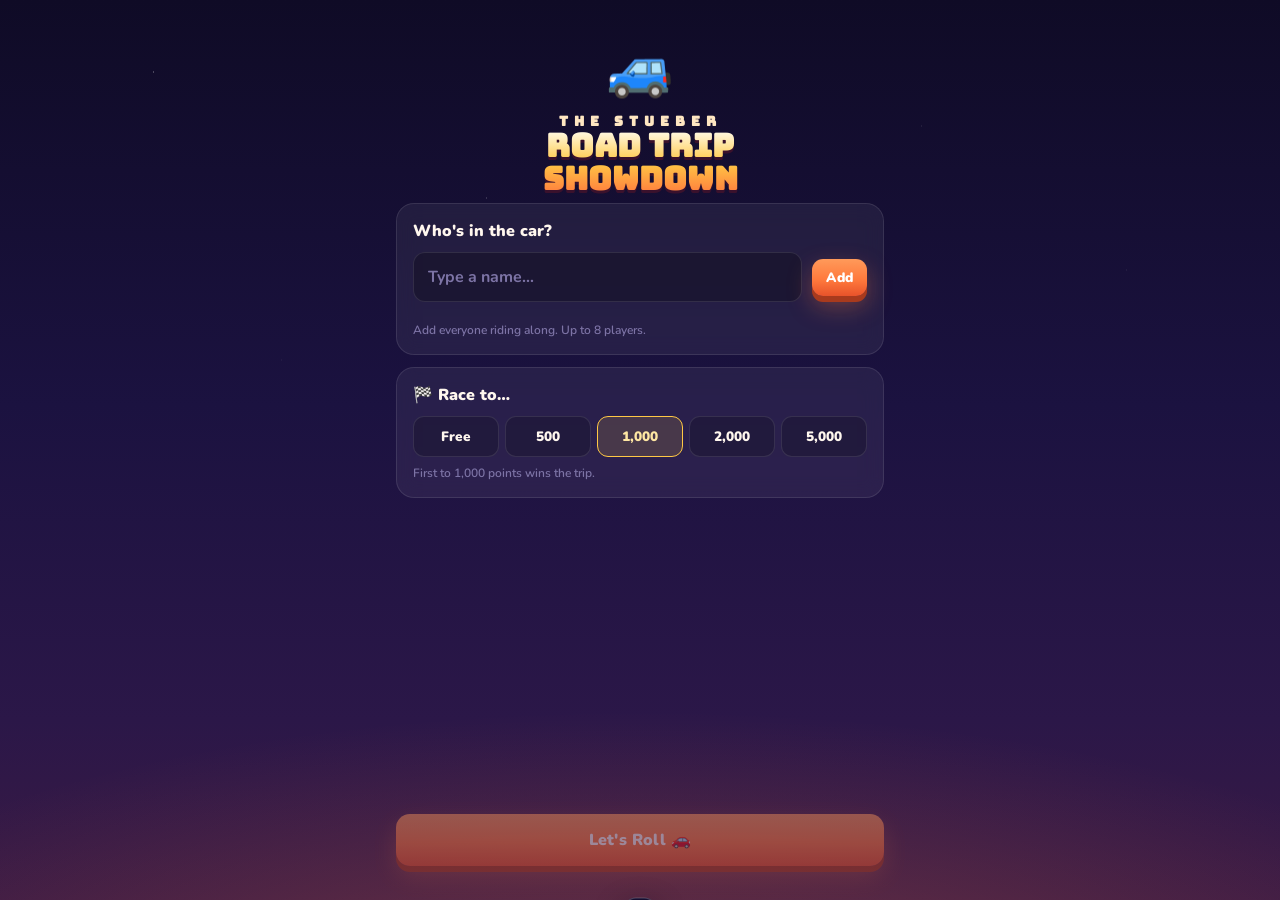
<file: roadtrip-game/index.html>
<!DOCTYPE html>
<html lang="en">
<head>
<meta charset="UTF-8">
<meta name="viewport" content="width=device-width, initial-scale=1.0, viewport-fit=cover">
<meta name="theme-color" content="#130e2e">
<meta name="description" content="The Stueber family road trip game: plate hunt, scavenger hunt, bingo, trivia, dares and Al the AI host.">
<link rel="manifest" href="manifest.json">
<link rel="icon" type="image/svg+xml" href="icon.svg">
<link rel="apple-touch-icon" href="icon.svg">
<meta name="apple-mobile-web-app-capable" content="yes">
<meta name="apple-mobile-web-app-status-bar-style" content="black-translucent">
<meta name="apple-mobile-web-app-title" content="Stueber Showdown">
<meta name="mobile-web-app-capable" content="yes">
<title>The Stueber Road Trip Showdown</title>
<link rel="preconnect" href="https://fonts.googleapis.com">
<link rel="preconnect" href="https://fonts.gstatic.com" crossorigin>
<link rel="stylesheet" href="https://fonts.googleapis.com/css2?family=Bungee&family=Nunito:wght@600;700;800;900&display=swap">
<link rel="stylesheet" href="css/app.css">
</head>
<body>

<canvas id="confetti-canvas"></canvas>
<div class="al-bubble" id="al-bubble" aria-live="polite"><span class="al-face">🎙️</span><span class="al-text" id="al-text"></span></div>
<div class="toast" id="toast" role="status"></div>

<main>
  <section class="screen" id="s-setup"></section>
  <section class="screen" id="s-home"></section>
  <section class="screen" id="s-standings"></section>
  <section class="screen" id="s-trivia-pick"></section>
  <section class="screen" id="s-trivia"></section>
  <section class="screen" id="s-trivia-result"></section>
  <section class="screen" id="s-duel-pick"></section>
  <section class="screen" id="s-duel"></section>
  <section class="screen" id="s-duel-result"></section>
  <section class="screen" id="s-plates"></section>
  <section class="screen" id="s-hunt"></section>
  <section class="screen" id="s-bingo"></section>
  <section class="screen" id="s-dare"></section>
  <section class="screen" id="s-wyr"></section>
  <section class="screen" id="s-story"></section>
  <section class="screen" id="s-stories"></section>
  <section class="screen" id="s-wheel"></section>
  <section class="screen" id="s-cards"></section>
  <section class="screen" id="s-recap"></section>
  <section class="screen" id="s-victory"></section>
  <section class="screen" id="s-voice"></section>
</main>

<noscript><p style="padding:24px;color:#fff">The Showdown needs JavaScript turned on.</p></noscript>
<script src="js/data.js"></script>
<script src="js/app.js"></script>
</body>
</html>
</file>
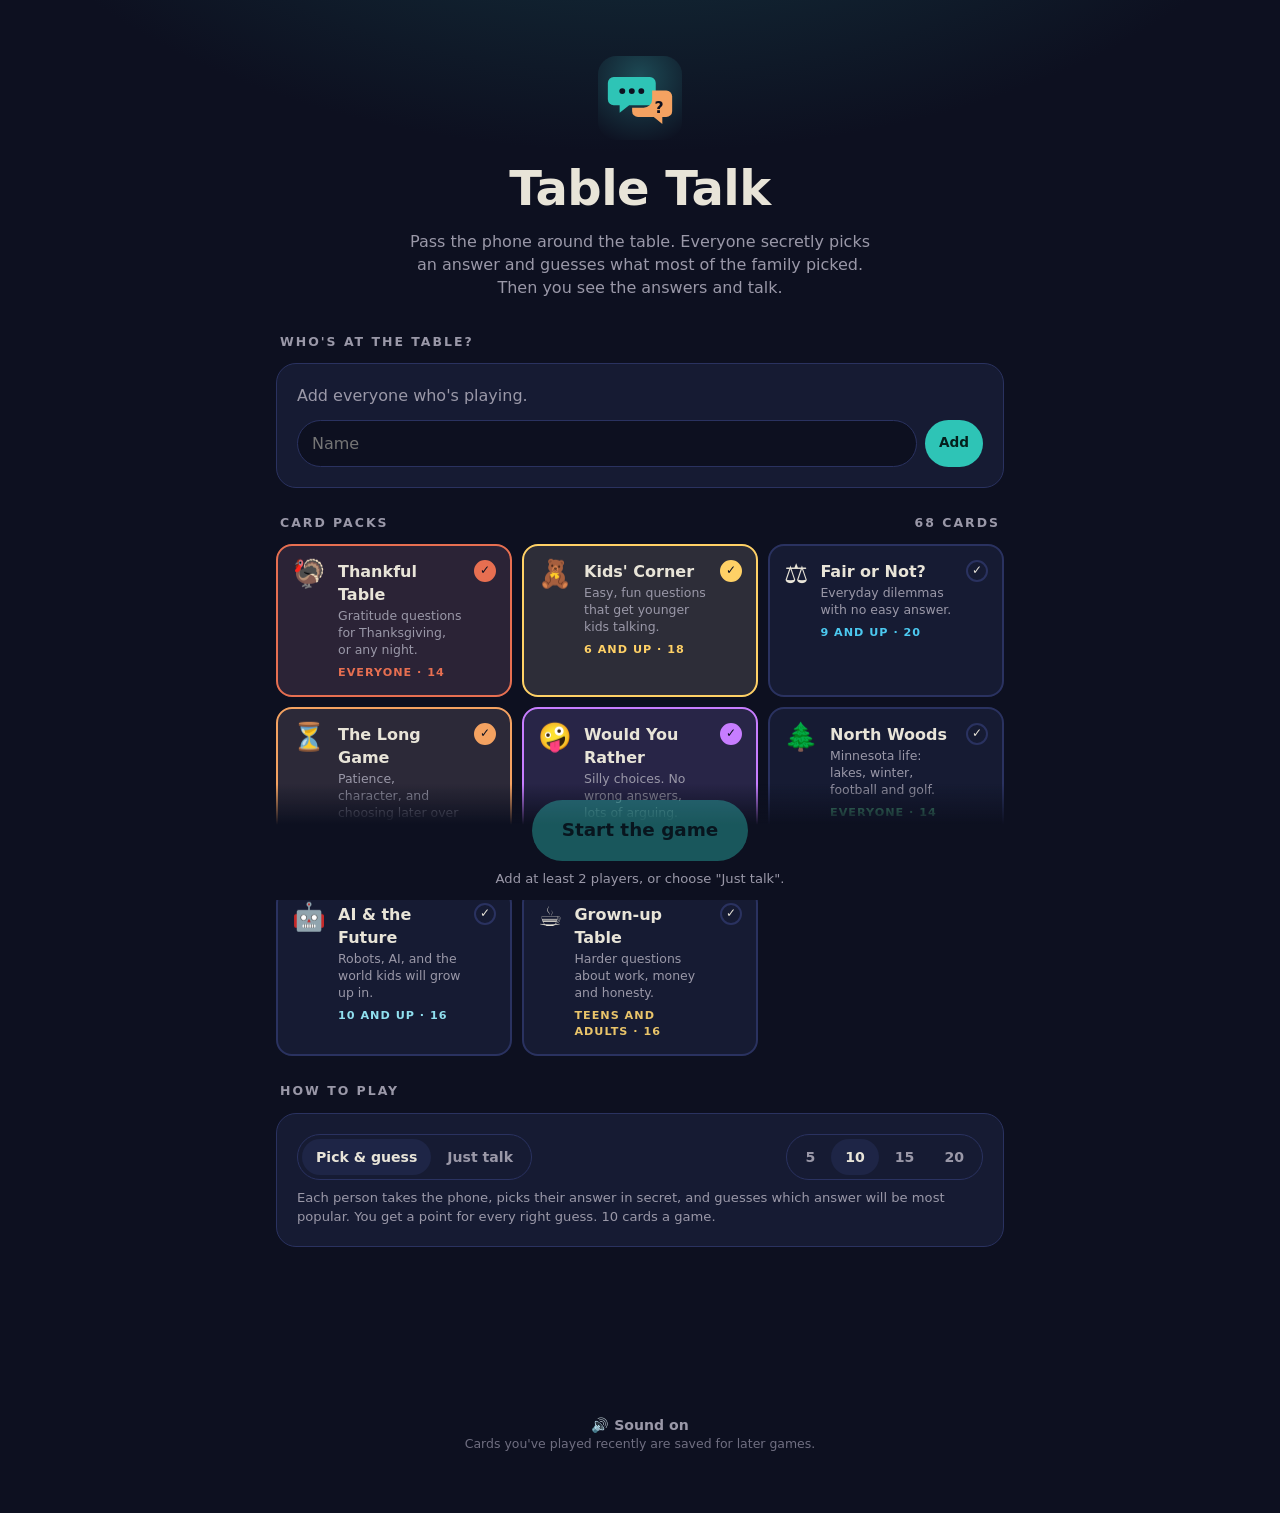
<file: tabletalk/index.html>
<!DOCTYPE html>
<html lang="en">
<head>
<meta charset="UTF-8">
<meta name="viewport" content="width=device-width, initial-scale=1.0, viewport-fit=cover">
<title>Table Talk</title>
<meta name="description" content="A pass-the-phone dinner table game: dilemmas, would-you-rathers and gratitude questions. Pick, guess the family, then talk.">
<meta name="theme-color" content="#0d1020">
<link rel="icon" href="icon.svg" type="image/svg+xml">
<link rel="apple-touch-icon" href="icons/icon-192.png">
<link rel="manifest" href="manifest.json">
<link rel="stylesheet" href="css/app.css">
</head>
<body>
<main id="app"></main>
<div id="modal-root"></div>
<canvas id="confetti" aria-hidden="true"></canvas>
<script src="js/cards.js"></script>
<script src="js/app.js"></script>
</body>
</html>
</file>
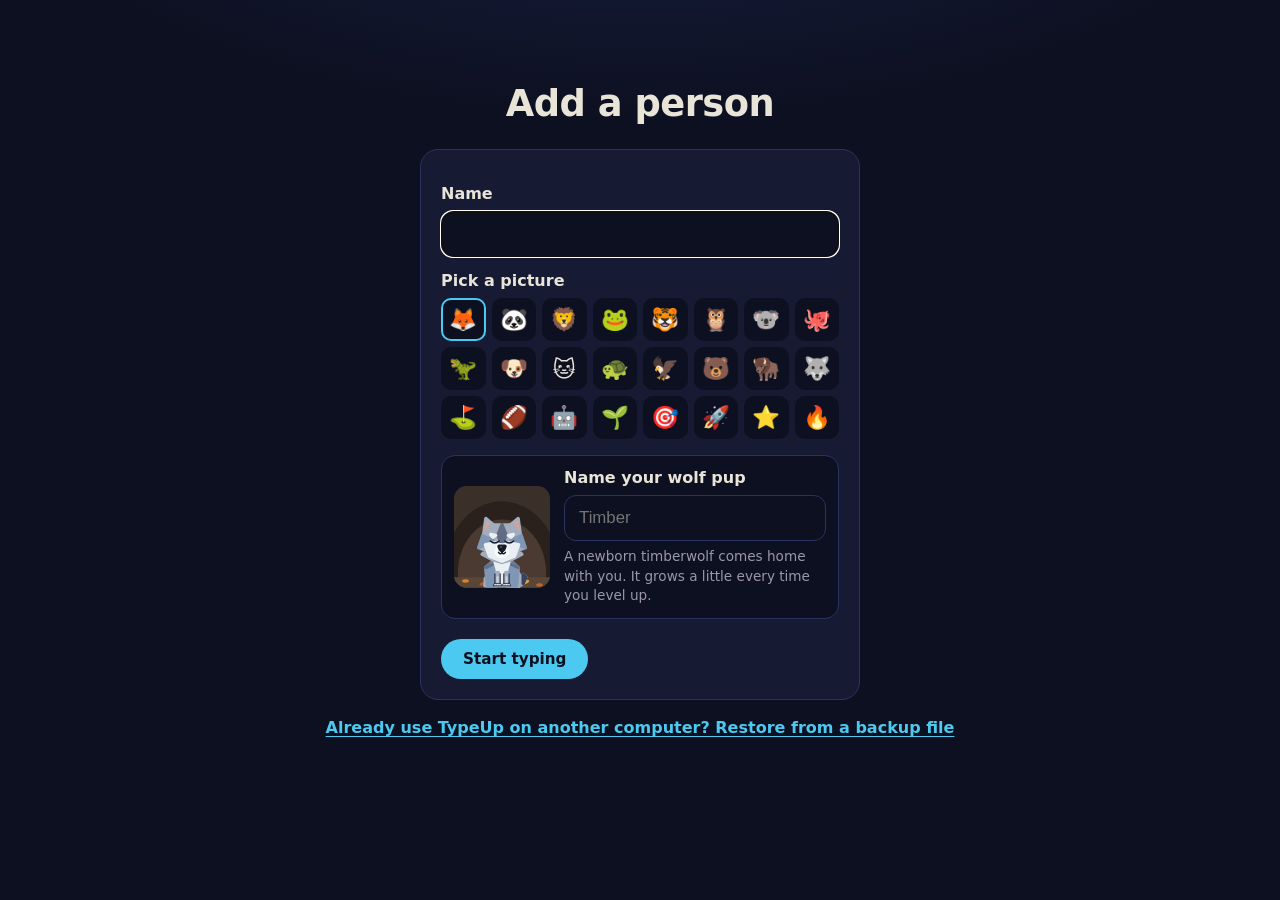
<file: typeup/index.html>
<!DOCTYPE html>
<html lang="en">
<head>
<meta charset="UTF-8">
<meta name="viewport" content="width=device-width, initial-scale=1.0">
<title>TypeUp</title>
<meta name="description" content="Learn to touch type while reading about AI, the Minnesota Vikings, golf, and patience.">
<meta name="theme-color" content="#0d1020">
<link rel="icon" href="icon.svg" type="image/svg+xml">
<link rel="apple-touch-icon" href="icons/icon-192.png">
<link rel="manifest" href="manifest.json">
<link rel="stylesheet" href="css/app.css">
</head>
<body>

<header class="topbar" id="topbar" hidden>
  <button class="brand" data-go="home" aria-label="TypeUp home"><img src="icon.svg" alt=""><span>Type<b>Up</b></span></button>
  <nav class="tabs" aria-label="Sections">
    <button data-go="home">Home</button>
    <button data-go="lessons">Lessons</button>
    <button data-go="passages">Passages</button>
    <button data-go="games">Games</button>
    <button data-go="progress">Progress</button>
  </nav>
  <div class="who">
    <button class="icon-btn" data-go="den" aria-label="Your wolf's den" title="Your wolf's den">🐺</button>
    <button class="icon-btn" id="btn-sound" aria-label="Sound">🔊</button>
    <button class="icon-btn" id="btn-settings" aria-label="Settings" title="Settings">⚙</button>
    <button class="me" id="btn-me" title="Switch person"></button>
  </div>
</header>

<main id="app"></main>

<div class="touch-note" id="touch-note" hidden>TypeUp needs a real keyboard. It works best on a computer.</div>

<script src="js/lessons.js"></script>
<script src="js/passages.js"></script>
<script src="js/wolf.js"></script>
<script src="js/badges.js"></script>
<script src="js/app.js"></script>
<script src="js/games.js"></script>
</body>
</html>
</file>
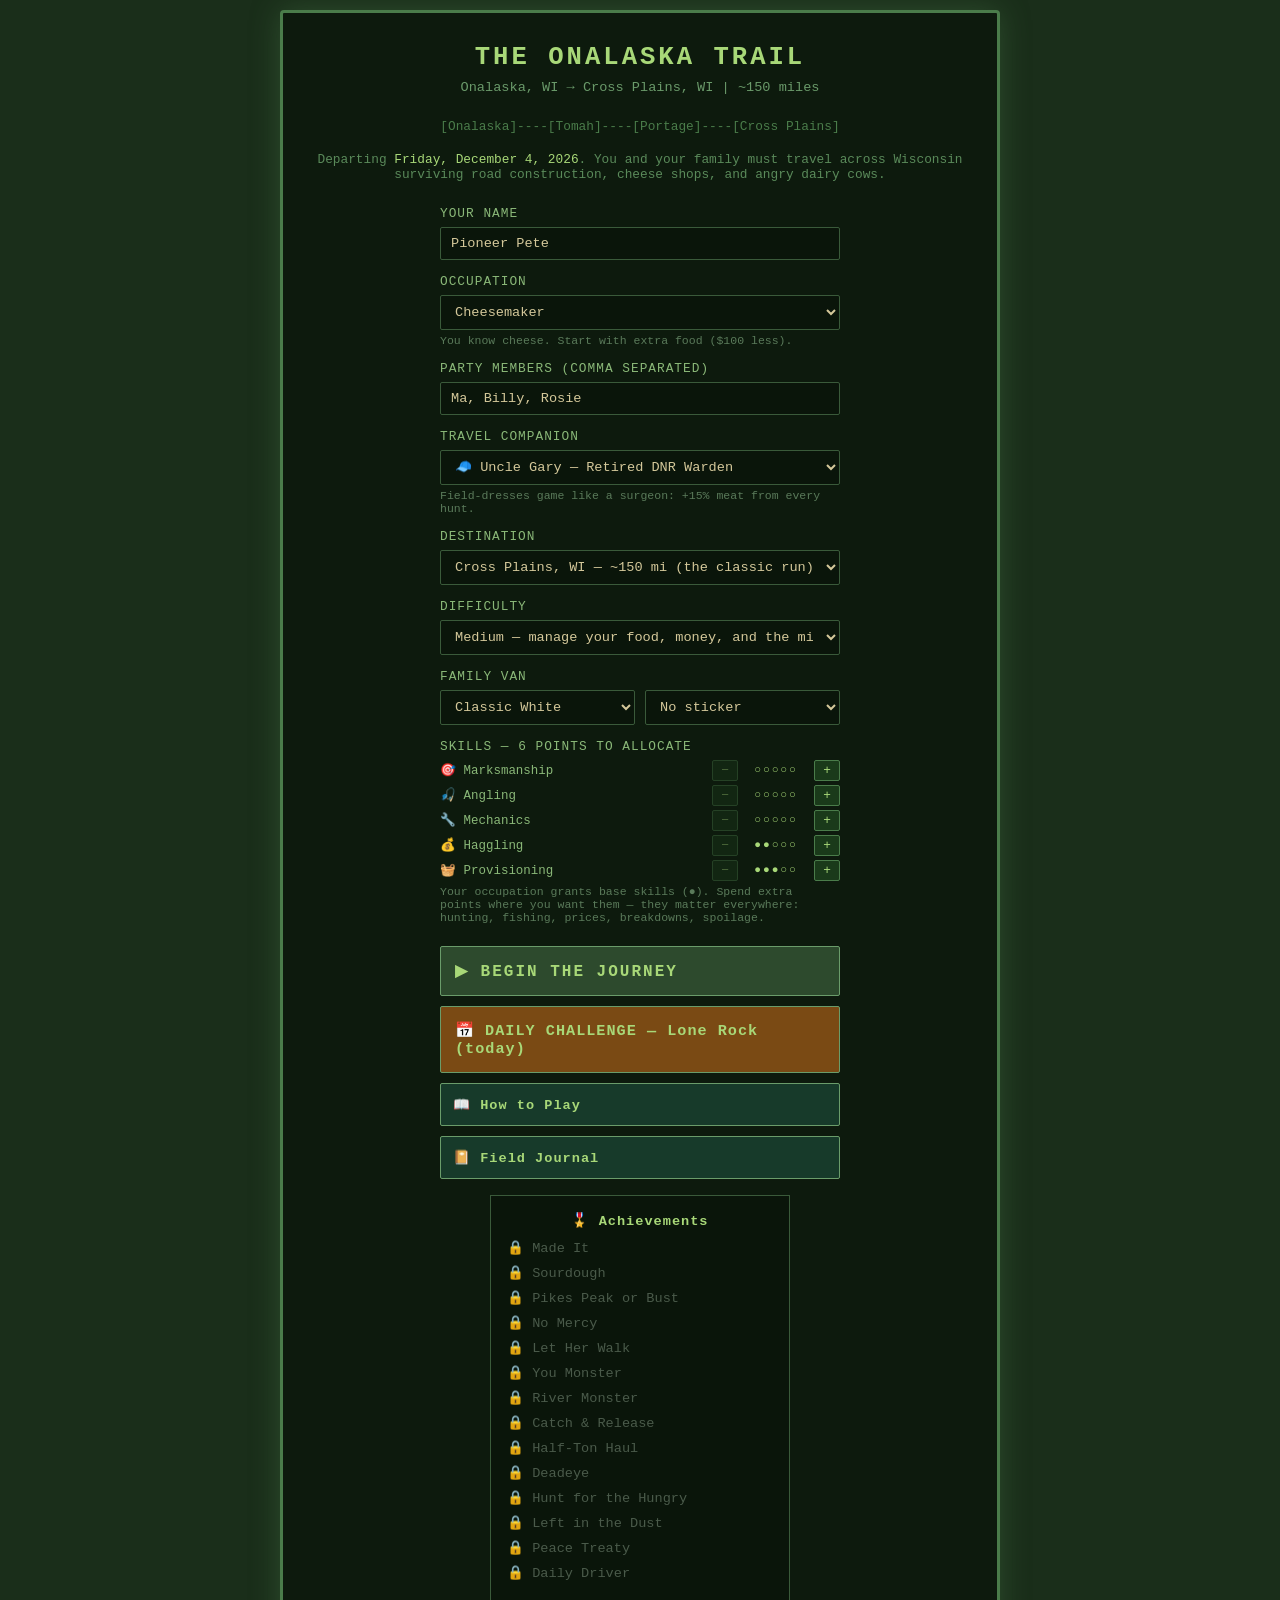
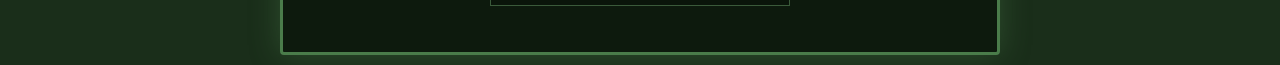
<file: onalaska-trail.html>
<!DOCTYPE html>
<html lang="en">
<head>
<meta charset="UTF-8">
<meta name="viewport" content="width=device-width, initial-scale=1.0">
<title>The Onalaska Trail</title>
<style>
  * { box-sizing: border-box; margin: 0; padding: 0; }

  body {
    background: #1a2e1a;
    color: #d4c89a;
    font-family: 'Courier New', monospace;
    min-height: 100vh;
    display: flex;
    align-items: center;
    justify-content: center;
    padding: 10px;
  }

  #game {
    background: #0d1a0d;
    border: 3px solid #4a7c4a;
    border-radius: 4px;
    max-width: 720px;
    width: 100%;
    box-shadow: 0 0 30px rgba(74, 124, 74, 0.4);
  }

  #title-bar {
    background: #2d4a2d;
    padding: 12px 20px;
    border-bottom: 2px solid #4a7c4a;
    display: flex;
    justify-content: space-between;
    align-items: center;
    flex-wrap: wrap;
    gap: 8px;
  }

  #title-bar h1 {
    color: #a8d878;
    font-size: 1.1rem;
    letter-spacing: 2px;
    text-transform: uppercase;
  }

  #stats-bar {
    display: flex;
    gap: 16px;
    font-size: 0.75rem;
    color: #8ab878;
    flex-wrap: wrap;
  }

  .stat { white-space: nowrap; }
  .stat span { color: #d4c89a; font-weight: bold; }

  #main-area {
    padding: 20px;
    min-height: 300px;
  }

  #scene-img {
    width: 100%;
    height: 150px;
    background: #0d1a0d;
    border: 1px solid #4a7c4a;
    margin-bottom: 16px;
    position: relative;
    overflow: hidden;
    border-radius: 2px;
  }

  .road {
    position: absolute;
    bottom: 0;
    left: 0;
    right: 0;
    height: 20px;
    background: #555;
  }

  .road::after {
    content: '';
    position: absolute;
    top: 50%;
    left: 0;
    right: 0;
    height: 2px;
    background: repeating-linear-gradient(90deg, #aaa 0, #aaa 20px, transparent 20px, transparent 40px);
    transform: translateY(-50%);
  }

  .wagon {
    position: absolute;
    bottom: 18px;
    font-size: 24px;
    transition: left 1s ease;
  }

  .tree { position: absolute; font-size: 20px; }
  .cloud { position: absolute; font-size: 16px; opacity: 0.8; }

  #location-header {
    color: #a8d878;
    font-size: 1rem;
    margin-bottom: 6px;
    text-transform: uppercase;
    letter-spacing: 1px;
  }

  #date-line {
    color: #6a9a6a;
    font-size: 0.8rem;
    margin-bottom: 16px;
  }

  #narrative {
    background: #0a150a;
    border: 1px solid #3a5a3a;
    border-radius: 2px;
    padding: 14px;
    margin-bottom: 16px;
    line-height: 1.7;
    font-size: 0.9rem;
    min-height: 100px;
    color: #c8bc8a;
  }

  .highlight { color: #f0d060; font-weight: bold; }
  .danger { color: #e06060; }
  .good { color: #60e060; }
  .warning { color: #e0a060; }

  #choices {
    display: flex;
    flex-direction: column;
    gap: 8px;
  }

  button {
    background: #1a3a1a;
    border: 1px solid #4a7c4a;
    color: #a8d878;
    padding: 10px 16px;
    font-family: 'Courier New', monospace;
    font-size: 0.85rem;
    cursor: pointer;
    text-align: left;
    border-radius: 2px;
    transition: all 0.15s;
  }

  button:hover:not(:disabled) {
    background: #2a5a2a;
    border-color: #6aac6a;
    color: #c8f0a8;
  }

  button:disabled {
    opacity: 0.4;
    cursor: not-allowed;
  }

  button.primary {
    background: #2d4a2d;
    border-color: #6a9c6a;
    font-weight: bold;
  }

  #progress-bar {
    margin-top: 16px;
    border-top: 1px solid #2a4a2a;
    padding-top: 12px;
  }

  #progress-label {
    font-size: 0.75rem;
    color: #6a9a6a;
    margin-bottom: 6px;
    display: flex;
    justify-content: space-between;
  }

  #progress-track {
    background: #0a150a;
    border: 1px solid #3a5a3a;
    height: 14px;
    border-radius: 2px;
    position: relative;
    overflow: hidden;
  }

  #progress-fill {
    height: 100%;
    background: linear-gradient(90deg, #3a7a3a, #6aac6a);
    transition: width 0.5s ease;
  }

  #progress-wagon {
    position: absolute;
    top: -2px;
    font-size: 16px;
    transform: translateX(-8px);
    transition: left 0.5s ease;
  }

  #progress-rival {
    position: absolute;
    top: -2px;
    font-size: 14px;
    transform: translateX(-7px);
    transition: left 0.5s ease;
    opacity: 0.65;
    filter: hue-rotate(140deg);
  }

  #milestones {
    display: flex;
    justify-content: space-between;
    margin-top: 4px;
    font-size: 0.6rem;
    color: #4a6a4a;
  }

  .milestone-dot {
    text-align: center;
  }

  #race-status {
    margin-top: 6px;
    font-size: 0.72rem;
    color: #8ab878;
    text-align: center;
  }

  #party-status {
    margin-top: 12px;
    border-top: 1px solid #2a4a2a;
    padding-top: 12px;
    display: flex;
    gap: 12px;
    flex-wrap: wrap;
  }

  .member-status {
    font-size: 0.75rem;
    color: #8ab878;
  }

  .member-status.sick { color: #e0a060; }
  .member-status.dead { color: #6a4a4a; text-decoration: line-through; }

  #log {
    margin-top: 12px;
    border-top: 1px solid #2a4a2a;
    padding-top: 10px;
    max-height: 80px;
    overflow-y: auto;
    font-size: 0.72rem;
    color: #6a8a6a;
    line-height: 1.5;
  }

  .screen { display: none; }
  .screen.active { display: block; }

  #start-screen {
    padding: 30px 20px;
    text-align: center;
  }

  #start-screen h2 {
    color: #a8d878;
    font-size: 1.6rem;
    margin-bottom: 8px;
    letter-spacing: 3px;
  }

  #start-screen .subtitle {
    color: #6a9a6a;
    margin-bottom: 24px;
    font-size: 0.85rem;
  }

  .ascii-art {
    color: #4a7c4a;
    font-size: 0.8rem;
    line-height: 1.3;
    margin: 16px 0;
    white-space: pre;
  }

  #setup-form {
    text-align: left;
    max-width: 400px;
    margin: 0 auto;
  }

  .form-group {
    margin-bottom: 14px;
  }

  label {
    display: block;
    color: #8ab878;
    font-size: 0.8rem;
    margin-bottom: 6px;
    text-transform: uppercase;
    letter-spacing: 1px;
  }

  input[type="text"] {
    width: 100%;
    background: #0a150a;
    border: 1px solid #3a5a3a;
    color: #d4c89a;
    padding: 8px 10px;
    font-family: 'Courier New', monospace;
    font-size: 0.85rem;
    border-radius: 2px;
  }

  input[type="text"]:focus {
    outline: none;
    border-color: #6aac6a;
  }

  select {
    width: 100%;
    background: #0a150a;
    border: 1px solid #3a5a3a;
    color: #d4c89a;
    padding: 8px 10px;
    font-family: 'Courier New', monospace;
    font-size: 0.85rem;
    border-radius: 2px;
  }

  .occupation-desc {
    font-size: 0.72rem;
    color: #5a7a5a;
    margin-top: 4px;
  }

  #skill-rows { margin-top: 6px; }
  .skill-row {
    display: flex;
    justify-content: space-between;
    align-items: center;
    font-size: 0.78rem;
    color: #8ab878;
    margin-bottom: 4px;
  }
  .sk-ctrl { display: flex; align-items: center; gap: 6px; }
  .sk-ctrl button { width: 26px; padding: 2px 0; text-align: center; font-size: 0.8rem; }
  .sk-pips {
    color: #a8d878;
    letter-spacing: 2px;
    font-size: 0.7rem;
    min-width: 64px;
    text-align: center;
  }

  #death-screen, #victory-screen {
    padding: 40px 20px;
    text-align: center;
  }

  #death-screen h2 { color: #e06060; font-size: 1.4rem; margin-bottom: 16px; }
  #victory-screen h2 { color: #a8d878; font-size: 1.4rem; margin-bottom: 16px; }
  #victory-screen { position: relative; overflow: hidden; }
  @keyframes confetti-fall { to { transform: translateY(110vh) rotate(540deg); opacity: 0.2; } }

  .score-card {
    background: #0a150a;
    border: 1px solid #3a5a3a;
    padding: 16px;
    margin: 16px auto;
    max-width: 300px;
    text-align: left;
    font-size: 0.85rem;
  }

  .score-row { display: flex; justify-content: space-between; margin-bottom: 8px; }
  .score-total { border-top: 1px solid #3a5a3a; padding-top: 8px; font-weight: bold; color: #a8d878; }

  /* ── FIELD JOURNAL SCREEN ── */
  #journal-screen {
    padding: 24px 22px;
    max-width: 500px;
    margin: 0 auto;
    text-align: left;
  }
  #journal-screen h2 {
    color: #a8d878;
    font-size: 1.3rem;
    letter-spacing: 2px;
    margin-bottom: 6px;
    text-align: center;
  }

  /* ── HELP SCREEN ── */
  #help-screen {
    padding: 24px 22px;
    max-width: 460px;
    margin: 0 auto;
    text-align: left;
  }
  #help-screen h2 {
    color: #a8d878;
    font-size: 1.3rem;
    letter-spacing: 2px;
    margin-bottom: 14px;
    text-align: center;
  }
  .help-section { margin-bottom: 14px; }
  .help-section h3 {
    color: #a8d878;
    font-size: 0.9rem;
    margin-bottom: 6px;
  }
  .help-section ul { list-style: none; padding-left: 0; }
  .help-section li {
    font-size: 0.78rem;
    color: #d4c89a;
    line-height: 1.5;
    margin-bottom: 3px;
    padding-left: 14px;
    position: relative;
  }
  .help-section li::before {
    content: '•';
    position: absolute;
    left: 0;
    color: #4a7c4a;
  }

  /* ── CONTINUE LIST / HALL OF FAME ── */
  #continue-list button {
    width: 100%;
    margin-top: 8px;
    padding: 12px;
    letter-spacing: 1px;
    background: #173a2a;
  }
  #hall-of-fame .score-row span:first-child { color: #d4c89a; }

  @keyframes waggle { 0%,100%{transform:rotate(-5deg)} 50%{transform:rotate(5deg)} }
  .waggling { animation: waggle 0.5s infinite; }

  /* ── MINIGAME OVERLAY ── */
  #mg-overlay {
    display: none;
    position: fixed;
    inset: 0;
    background: rgba(0,0,0,0.88);
    z-index: 200;
    align-items: center;
    justify-content: center;
  }
  #mg-overlay.open { display: flex; }

  #mg-box {
    background: #0d1a0d;
    border: 3px solid #4a7c4a;
    border-radius: 4px;
    padding: 16px;
    max-width: min(980px, 96vw);
    width: 95%;
    box-shadow: 0 0 40px rgba(74,124,74,0.5);
  }

  #mg-header {
    display: flex;
    justify-content: space-between;
    align-items: center;
    margin-bottom: 10px;
  }

  #mg-title { color: #a8d878; font-size: 1rem; letter-spacing: 2px; }

  #mg-hud {
    display: flex;
    gap: 20px;
    font-size: 0.8rem;
    color: #8ab878;
    margin-bottom: 8px;
  }

  #mg-hud span { color: #d4c89a; font-weight: bold; }

  #mg-canvas {
    display: block;
    width: 100%;
    height: auto;
    border: 1px solid #3a5a3a;
    border-radius: 2px;
    cursor: crosshair;
    image-rendering: auto;
    touch-action: none;
    -webkit-user-select: none;
    user-select: none;
    -webkit-touch-callout: none;
    -webkit-tap-highlight-color: transparent;
  }

  #fire-btn {
    display: none;
    width: 100%;
    padding: 14px;
    font-weight: bold;
    background: #7a2018;
    border: 1px solid #c05040;
    color: #ffd8c8;
    font-family: 'Courier New', monospace;
    letter-spacing: 2px;
    touch-action: manipulation;
    margin-top: 8px;
  }
  #hunt-btns { display: flex; gap: 8px; justify-content: center; }
  #hunt-btns > button { width: auto; flex: 2 1 0; min-width: 0; text-align: center; }
  #call-btn:hover:not(:disabled) { background: #5a4818; border-color: #e0b860; color: #fff0c0; }
  #call-btn {
    display: none;
    flex: 1 1 0;
    position: relative;
    overflow: hidden;
    padding: 14px 8px;
    margin-top: 8px;
    font-weight: bold;
    background: #4a3a16;
    border: 1px solid #c09a48;
    color: #ffe9b0;
    font-family: 'Courier New', monospace;
    letter-spacing: 1px;
    white-space: nowrap;
    touch-action: manipulation;
    -webkit-tap-highlight-color: transparent;
  }
  #call-btn::before {             /* radial cooldown sweep */
    content: ''; position: absolute; inset: 0; pointer-events: none;
    background: conic-gradient(rgba(0,0,0,0.55) calc(var(--cd, 0) * 360deg), transparent 0);
  }
  #call-btn span { position: relative; z-index: 1; }
  #call-btn.cooling { color: #b8a684; border-color: #7a6634; }
  #call-btn.warn { border-color: #f08a3a; color: #ffc9a0; background: #5a2e14; }

  #mg-result {
    margin-top: 12px;
    background: #0a150a;
    border: 1px solid #3a5a3a;
    padding: 12px;
    font-size: 0.85rem;
    line-height: 1.8;
    display: none;
  }

  #mg-tip {
    font-size: 0.75rem;
    color: #5a8a5a;
    margin-top: 8px;
    text-align: center;
  }

  #mg-close-btn {
    margin-top: 10px;
    width: 100%;
    display: none;
  }
</style>
</head>
<body>
<div id="game">

  <!-- MINIGAME OVERLAY -->
  <div id="mg-overlay">
    <div id="mg-box">
      <div id="mg-header">
        <div id="mg-title">MINIGAME</div>
        <div id="mg-hud"></div>
      </div>
      <canvas id="mg-canvas" width="580" height="220"></canvas>
      <div id="hunt-btns"><button id="fire-btn">🎯 FIRE</button><button id="call-btn" type="button"><span>📣 CALL</span></button></div>
      <div id="mg-tip"></div>
      <div id="mg-result"></div>
      <button class="primary" id="mg-close-btn" onclick="closeMG()">✓ Collect Haul &amp; Continue</button>
    </div>
  </div>

  <!-- START SCREEN -->
  <div id="start-screen" class="screen active">
    <h2>THE ONALASKA TRAIL</h2>
    <p class="subtitle" id="route-subtitle">Onalaska, WI → Cross Plains, WI &nbsp;|&nbsp; ~150 miles</p>
    <div class="ascii-art" id="route-ascii">[Onalaska]----[Tomah]----[Portage]----[Cross Plains]</div>
    <p style="font-size:0.8rem;color:#5a8a5a;margin-bottom:24px;">
      Departing <span id="start-today" style="color:#a8d878">today</span>. You and your family must travel across Wisconsin<br>
      surviving road construction, cheese shops, and angry dairy cows.
    </p>

    <div id="setup-form">
      <div class="form-group">
        <label>Your Name</label>
        <input type="text" id="player-name" placeholder="Enter your name" value="Pioneer Pete">
      </div>

      <div class="form-group">
        <label>Occupation</label>
        <select id="occupation" onchange="updateOccDesc()">
          <option value="cheesemaker">Cheesemaker</option>
          <option value="farmer">Dairy Farmer</option>
          <option value="teacher">Schoolteacher</option>
          <option value="trucker">Truck Driver</option>
        </select>
        <div class="occupation-desc" id="occ-desc">You know cheese. Start with extra food and $100 less.</div>
      </div>

      <div class="form-group">
        <label>Party Members (comma separated)</label>
        <input type="text" id="party-members" placeholder="Family members" value="Ma, Billy, Rosie">
      </div>

      <div class="form-group">
        <label>Travel Companion</label>
        <select id="companion" onchange="updateCompDesc()">
          <option value="gary">🧢 Uncle Gary — Retired DNR Warden</option>
          <option value="brenda">💁‍♀️ Cousin Brenda — Supper Club Waitress</option>
          <option value="al">👴 Grandpa Al — Old-School Mechanic</option>
        </select>
        <div class="occupation-desc" id="comp-desc"></div>
      </div>

      <div class="form-group">
        <label>Destination</label>
        <select id="destination" onchange="updateDestPreview()">
          <option value="lone_rock">Lone Rock, WI — ~100 mi (a Driftless ramble)</option>
          <option value="cross_plains" selected>Cross Plains, WI — ~150 mi (the classic run)</option>
          <option value="new_ulm">New Ulm, MN — ~185 mi (into Minnesota)</option>
          <option value="colorado">Colorado Springs, CO — ~1,000 mi (the great plains crossing)</option>
          <option value="yukon">The Yukon — ~2,700 mi (north to Whitehorse)</option>
        </select>
      </div>

      <div class="form-group">
        <label>Difficulty</label>
        <select id="difficulty">
          <option value="easy">Easy — plenty of food & money, gentle roads, low prices</option>
          <option value="medium" selected>Medium — manage your food, money, and the miles</option>
          <option value="hard">Hard — scarce supplies, brutal weather, steep prices</option>
        </select>
      </div>

      <div class="form-group">
        <label>Family Van</label>
        <div style="display:flex;gap:10px;">
          <select id="van-color" style="flex:1;">
            <option value="white" selected>Classic White</option>
            <option value="red">Cranberry Red</option>
            <option value="blue">Lake Michigan Blue</option>
            <option value="green">Packers Green</option>
            <option value="black">Midnight Black</option>
          </select>
          <select id="van-sticker" style="flex:1;">
            <option value="none" selected>No sticker</option>
            <option value="cheese">🧀 EAT CHEESE</option>
            <option value="fish">🎣 RATHER BE FISHING</option>
            <option value="honk">📯 HONK!</option>
            <option value="deer">🦌 NICE RACK</option>
          </select>
        </div>
      </div>

      <div class="form-group">
        <label>Skills — <span id="skill-pts">6</span> points to allocate</label>
        <div id="skill-rows"></div>
        <div class="occupation-desc">Your occupation grants base skills (●). Spend extra points where you want them — they matter everywhere: hunting, fishing, prices, breakdowns, spoilage.</div>
      </div>

      <button class="primary" onclick="startGame()" style="width:100%;margin-top:8px;padding:14px;font-size:1rem;letter-spacing:2px;">
        ▶  BEGIN THE JOURNEY
      </button>
      <button id="daily-btn" class="primary" onclick="startDailyChallenge()" style="width:100%;margin-top:10px;padding:14px;font-size:0.95rem;letter-spacing:1px;background:#7a4a14;">
        📅 DAILY CHALLENGE (today)
      </button>
      <div id="continue-list"></div>
      <button class="primary" onclick="showScreen('help-screen')" style="width:100%;margin-top:10px;padding:12px;letter-spacing:1px;background:#173a2a;">
        📖 How to Play
      </button>
      <button class="primary" onclick="renderJournal(); showScreen('journal-screen')" style="width:100%;margin-top:10px;padding:12px;letter-spacing:1px;background:#173a2a;">
        📔 Field Journal
      </button>
    </div>

    <div class="score-card" id="daily-board" style="display:none;">
      <div style="text-align:center;color:#a8d878;font-weight:bold;letter-spacing:1px;margin-bottom:10px;">📅 Today's Challenge</div>
      <div id="daily-rows"></div>
    </div>

    <div class="score-card" id="hall-of-fame" style="display:none;">
      <div style="text-align:center;color:#a8d878;font-weight:bold;letter-spacing:1px;margin-bottom:10px;">🏆 Hall of Fame</div>
      <div id="hof-rows"></div>
    </div>

    <div class="score-card" id="ach-list" style="display:none;">
      <div style="text-align:center;color:#a8d878;font-weight:bold;letter-spacing:1px;margin-bottom:10px;">🎖️ Achievements</div>
      <div id="ach-rows"></div>
    </div>
  </div>

  <!-- HELP SCREEN -->
  <div id="help-screen" class="screen">
    <h2>📖 HOW TO PLAY</h2>

    <div class="help-section">
      <h3>🚗 The Journey</h3>
      <ul>
        <li>Pick a destination &amp; difficulty, then hit the road one leg at a time.</li>
        <li>Things happen on the road — deer, blizzards, strangers. Choices with ⚡ are quick skill games: tap fast!</li>
        <li>Rest to heal up when your health gets low.</li>
        <li>Beat the Janssens (🚙) there — the more days you win by, the more points.</li>
        <li>📅 Daily Challenge: everyone gets the same trip today. Compare scores!</li>
        <li>💾 Your trip saves itself. Close the game anytime and tap CONTINUE later.</li>
      </ul>
    </div>

    <div class="help-section">
      <h3>🍽️ Food</h3>
      <ul>
        <li>🥩 Fresh food spoils daily — eat it first.</li>
        <li>🧀 Pantry food keeps — save it for later.</li>
        <li>Eating BOTH fresh and pantry food heals your party.</li>
        <li>🍽️ Rations: at any stop, tap Rations to switch between Filling, Meager and Bare Bones. Smaller meals stretch your food but wear the family down — and only Filling meals heal.</li>
        <li>Run out of food entirely and you'll start to starve.</li>
      </ul>
    </div>

    <div class="help-section">
      <h3>🏹 Hunting</h3>
      <ul>
        <li>Ammo is scarce — buy it, barter for it, or find it.</li>
        <li>You can only carry 100 lbs of meat — extra is wasted at −2 pts/lb.</li>
        <li>Right weapon matters: shotgun for birds &amp; small game, rifle for big game, bow is silent.</li>
        <li><b>Pick a spot:</b> 🌾 Field Edge (turkeys, pheasants, rabbits — long shots), 🏞️ Creek Bottom (ducks, geese, deer), 🌲 Deep Woods (deer, big bucks, bears — up close).</li>
        <li><b>📣 CALL</b> (or the C key) brings an animal out into the open — wait for it to stop, then shoot. Don't call 3 times in a row too fast, or everything runs away!</li>
        <li><b>💨 Wind:</b> your scent drifts the way the wind blows. Animals on that side may smell you and bolt — the upwind side is safer.</li>
        <li><b>Keep or Donate:</b> after a big animal, KEEP the meat for your family (up to 100 lbs) or DONATE it to Hunt for the Hungry for points. Donated meat is never wasted.</li>
        <li>Keyboard: arrows aim, Space fires, C calls, K keeps, D donates.</li>
        <li>NEVER shoot the white deer.</li>
      </ul>
    </div>

    <div class="help-section">
      <h3>🎣 Fishing</h3>
      <ul>
        <li><b>Cast:</b> hold, then let go. Farther = deeper water = bigger fish. Your bait picks which fish bite.</li>
        <li><b>Wait:</b> little twitches are nibbles — don't strike yet! Tap when the bobber plunges under.</li>
        <li><b>Spinnerbait:</b> hold to reel it in slowly — fish only bite a moving lure.</li>
        <li><b>Fight:</b> HOLD to reel, LET GO to give line. On “RUN” or “JUMP”, let go or you'll lose it!</li>
        <li><b>Keep or Release:</b> keep a fish for food, or let it go for points.</li>
        <li>❄️ In winter it's ice fishing: hold to lower your jig, tap to jig it.</li>
        <li>Space bar works for “hold” on a keyboard.</li>
      </ul>
    </div>

    <div class="help-section">
      <h3>💰 Money</h3>
      <ul>
        <li>Shops have regional prices — shop smart.</li>
        <li>Sell off surplus food for cash.</li>
        <li>The mechanic takes cash OR food for repairs.</li>
        <li>⛽ Fill your gas tank at stores — run dry and it's a $45 tow.</li>
        <li>Watch for good samaritans offering free help.</li>
      </ul>
    </div>

    <div class="help-section">
      <h3>❤️ Health</h3>
      <ul>
        <li>Rest &amp; medicine heal your party.</li>
        <li>Injuries slow your travel down.</li>
        <li>Car issues bleed you dry until fixed.</li>
      </ul>
    </div>

    <button class="primary" onclick="showScreen('start-screen')" style="width:100%;margin-top:8px;padding:12px;letter-spacing:1px;">
      ← Back
    </button>
  </div>

  <!-- FIELD JOURNAL SCREEN -->
  <div id="journal-screen" class="screen">
    <h2>📔 FIELD JOURNAL</h2>
    <p style="font-size:0.78rem;color:#6a9a6a;text-align:center;margin-bottom:4px;">A record of every critter, catch, and curiosity — shared across every trip you take.</p>
    <div id="journal-content" style="max-width:460px;margin:0 auto;text-align:left;"></div>
    <button class="primary" onclick="showScreen('start-screen')" style="width:100%;margin-top:14px;padding:12px;letter-spacing:1px;">
      ← Back
    </button>
  </div>

  <!-- MAIN GAME SCREEN -->
  <div id="game-screen" class="screen">
    <div id="title-bar">
      <h1>🐄 The Onalaska Trail</h1>
      <div id="stats-bar">
        <div class="stat">💰 $<span id="stat-money">0</span></div>
        <div class="stat">🥩 Fresh: <span id="stat-fresh">0</span></div>
        <div class="stat">🧀 Pantry: <span id="stat-staple">0</span></div>
        <div class="stat">❤️ Health: <span id="stat-health">0</span>%</div>
        <div class="stat">🚗 Car: <span id="stat-car">0</span>%</div>
        <div class="stat">⛽ <span id="stat-fuel">24</span> gal</div>
        <div class="stat" id="stat-rations">🍖 Filling</div>
        <div class="stat">📅 <span id="stat-date">-</span></div>
        <div class="stat">🏆 <span id="stat-score">0</span></div>
        <div class="stat" id="mute-btn" title="Sound on/off" style="cursor:pointer;user-select:none" onclick="SFX.toggle()">🔊</div>
      </div>
    </div>

    <div id="main-area">
      <div id="scene-img">
        <canvas id="scene-canvas" width="680" height="150"style="width:100%;height:100%;display:block;"></canvas>
        <button id="honk-btn" title="Honk" onclick="SFX.play('honk')" style="position:absolute;bottom:6px;right:6px;background:rgba(20,30,20,.65);border:1px solid #4a7c4a;border-radius:4px;font-size:1rem;padding:2px 8px;cursor:pointer;z-index:5;">📯</button>
      </div>

      <div id="location-header">📍 Loading...</div>
      <div id="date-line">Day 1 of the journey</div>

      <div id="narrative">
        Welcome to Wisconsin...
      </div>

      <div id="choices"></div>

      <div id="progress-bar">
        <div id="progress-label">
          <span id="progress-origin">Onalaska</span>
          <span id="miles-label">0 / 150 miles</span>
          <span id="progress-dest">Cross Plains</span>
        </div>
        <div id="progress-track">
          <div id="progress-fill" style="width:0%"></div>
          <div id="progress-rival" style="left:0%" title="The Janssens">🚙</div>
          <div id="progress-wagon" style="left:0%">🚗</div>
        </div>
        <div id="milestones">
          <div class="milestone-dot">|<br>Start</div>
          <div class="milestone-dot">|<br>Sparta</div>
          <div class="milestone-dot">|<br>Dells</div>
          <div class="milestone-dot">|<br>Portage</div>
          <div class="milestone-dot">|<br>Verona</div>
        </div>
        <div id="race-status"></div>
      </div>

      <div id="party-status"></div>

      <div id="log"></div>
    </div>
  </div>

  <!-- DEATH SCREEN -->
  <div id="death-screen" class="screen">
    <h2>☠️ YOUR JOURNEY HAS ENDED</h2>
    <p id="death-reason" style="color:#c8a090;margin-bottom:16px;"></p>
    <div class="score-card" id="death-score"></div>
    <button class="primary" onclick="resetGame()">Try Again</button>
  </div>

  <!-- VICTORY SCREEN -->
  <div id="victory-screen" class="screen">
    <h2 id="victory-title">🏆 YOU MADE IT!</h2>
    <div style="font-size:2rem;margin:12px 0">🎉🧀🐄🎉</div>
    <p style="color:#8ab878;margin-bottom:16px;" id="victory-msg"></p>
    <div class="score-card" id="victory-score"></div>
    <button class="primary" onclick="resetGame()">Play Again</button>
  </div>

</div>

<script>
// ─── SEEDED RANDOM (Daily Challenge) ──────────────────────────────────────────
// NATIVE_RANDOM is captured before anything could swap Math.random. Cosmetics (scene strip,
// sound noise) use it directly so they never disturb a seeded challenge stream.
const NATIVE_RANDOM = Math.random;
function mulberry32(a){return function(){a|=0;a=a+0x6D2B79F5|0;let t=Math.imul(a^a>>>15,1|a);t=t+Math.imul(t^t>>>7,61|t)^t;return((t^t>>>14)>>>0)/4294967296;}}
function hashStr(s){let h=1779033703;for(let i=0;i<s.length;i++){h=Math.imul(h^s.charCodeAt(i),3432918353);h=h<<13|h>>>19;}return h>>>0;}
// Optional ?dpr=N URL param (testing aid) forces the HiDPI scale factor.
(function(){ try { const m = /[?&]dpr=([\d.]+)/.exec(location.search); if (m) window.__forceDPR = parseFloat(m[1]); } catch(e){} })();
// Render canvases at device resolution while game code keeps logical coordinates.
function makeHiDPI(canvas, lw, lh) {
  const dpr = Math.min(window.__forceDPR || window.devicePixelRatio || 1, 2);
  const P = HTMLCanvasElement.prototype;
  const wd = Object.getOwnPropertyDescriptor(P, 'width'), hd = Object.getOwnPropertyDescriptor(P, 'height');
  wd.set.call(canvas, Math.round(lw * dpr)); hd.set.call(canvas, Math.round(lh * dpr));
  Object.defineProperty(canvas, 'width',  { configurable: true, get: () => lw });
  Object.defineProperty(canvas, 'height', { configurable: true, get: () => lh });
  canvas.getContext('2d').setTransform(dpr, 0, 0, dpr, 0, 0);
  canvas.__dpr = dpr;
  return canvas;
}

// ─── GAME STATE ───────────────────────────────────────────────────────────────
let G = {};

// ─── SOUND (synthesized Web Audio — no asset files) ───────────────────────────
const SFX = {
  ctx: null, master: null, noiseBuf: null,
  muted: (function(){ try { return localStorage.getItem('onalaska_muted')==='1'; } catch(e){ return false; } })(),
  ensure() {
    if (!this.ctx) {
      const AC = window.AudioContext || window.webkitAudioContext;
      if (!AC) return false;
      this.ctx = new AC();
      this.master = this.ctx.createGain();
      this.master.gain.value = 0.5;
      this.master.connect(this.ctx.destination);
      const len = this.ctx.sampleRate * 0.6;
      this.noiseBuf = this.ctx.createBuffer(1, len, this.ctx.sampleRate);
      const d = this.noiseBuf.getChannelData(0);
      for (let i = 0; i < len; i++) d[i] = NATIVE_RANDOM()*2-1;
    }
    if (this.ctx.state === 'suspended') this.ctx.resume();
    return true;
  },
  toggle() {
    this.muted = !this.muted;
    try { localStorage.setItem('onalaska_muted', this.muted ? '1' : '0'); } catch(e){}
    const b = document.getElementById('mute-btn');
    if (b) b.textContent = this.muted ? '🔇' : '🔊';
    if (!this.muted) this.play('click');
  },
  noise(dur, type, freq, q, vol, when) {
    const t = this.ctx.currentTime + (when||0);
    const src = this.ctx.createBufferSource(); src.buffer = this.noiseBuf;
    const f = this.ctx.createBiquadFilter(); f.type = type; f.frequency.value = freq; f.Q.value = q||1;
    const g = this.ctx.createGain();
    g.gain.setValueAtTime(vol, t);
    g.gain.exponentialRampToValueAtTime(0.001, t+dur);
    src.connect(f); f.connect(g); g.connect(this.master);
    src.start(t); src.stop(t+dur+0.05);
  },
  tone(type, f0, f1, dur, vol, when) {
    const t = this.ctx.currentTime + (when||0);
    const o = this.ctx.createOscillator(); o.type = type;
    o.frequency.setValueAtTime(f0, t);
    if (f1 && f1 !== f0) o.frequency.exponentialRampToValueAtTime(Math.max(20,f1), t+dur);
    const g = this.ctx.createGain();
    g.gain.setValueAtTime(vol, t);
    g.gain.exponentialRampToValueAtTime(0.001, t+dur);
    o.connect(g); g.connect(this.master);
    o.start(t); o.stop(t+dur+0.05);
  },
  play(name) {
    if (this.muted) return;
    try {
      if (!this.ensure()) return;
      const fn = this.lib[name];
      if (fn) fn.call(this);
    } catch(e) {}
  },
  lib: {
    click()   { this.tone('sine', 1250, 900, 0.04, 0.10); },
    cash()    { this.tone('sine', 1320, 1320, 0.06, 0.12); this.tone('sine', 1760, 1760, 0.10, 0.12, 0.06); },
    rifle()   { this.noise(0.16,'bandpass',1700,0.8,0.55); this.tone('sine',110,45,0.28,0.45); },
    shotgun() { this.noise(0.30,'lowpass',850,0.6,0.70); this.tone('sine',75,35,0.35,0.50); },
    bow()     { this.tone('triangle',420,130,0.09,0.30); this.noise(0.12,'highpass',2600,0.7,0.10,0.02); },
    thunk()   { this.tone('sine',190,90,0.10,0.35); this.noise(0.06,'lowpass',500,0.8,0.25); },
    ping()    { this.tone('sine',2300,1900,0.25,0.16); this.tone('sine',3400,3000,0.12,0.08); },
    rustle()  { this.noise(0.22,'highpass',2800,0.5,0.14); },
    hit()     { this.noise(0.08,'lowpass',330,0.8,0.35); this.tone('sine',130,60,0.14,0.30); },
    roar()    { this.tone('sawtooth',80,42,0.55,0.35); this.noise(0.50,'lowpass',260,0.6,0.22); },
    bite()    { this.tone('sine',480,160,0.12,0.30); },
    splash()  { this.noise(0.28,'lowpass',1500,0.6,0.30); this.tone('sine',300,120,0.15,0.12); },
    snap()    { this.noise(0.05,'highpass',1400,0.8,0.50); this.tone('square',900,500,0.05,0.18); },
    catch()   { this.noise(0.28,'lowpass',1500,0.6,0.30); this.tone('sine',660,660,0.09,0.16,0.10); this.tone('sine',880,880,0.14,0.16,0.20); },
    escape()  { this.tone('sine',380,250,0.16,0.20); this.tone('sine',300,180,0.20,0.18,0.12); },
    tick()    { this.tone('sine',1700,1300,0.03,0.08); },
    reel()    { this.tone('square',2600,2200,0.008,0.025); this.noise(0.012,'highpass',4000,0.7,0.03); },
    cast()    { this.noise(0.24,'bandpass',2200,1.4,0.16); this.tone('sine',900,1800,0.18,0.03); },
    plop()    { this.tone('sine',700,180,0.09,0.20); this.noise(0.10,'lowpass',900,0.7,0.12); },
    ghost()   { this.tone('sine',880,880,0.80,0.08); this.tone('sine',1320,1320,0.80,0.05,0.15); },
    win()     { [523,659,784,1047].forEach((f,i)=>this.tone('square',f,f,0.16,0.12,i*0.13)); },
    thunder() { this.noise(1.2,'lowpass',120,0.5,0.45); this.tone('sine',60,28,1.0,0.22,0.05); },
    death()   { this.tone('sawtooth',220,110,0.90,0.18); this.tone('sawtooth',165,82,0.90,0.14,0.05); },
    honk()    { this.tone('square',392,392,0.18,0.25); this.tone('square',494,494,0.18,0.2,0.02); },
    // ── hunting calls (Hunting 2.0) ──
    call_grunt() { // deer grunt tube: two short, low, throaty "urrp"s
      [0, 0.42].forEach(d => { this.tone('triangle',118,84,0.22,0.30,d); this.tone('sawtooth',118,84,0.20,0.04,d); this.noise(0.18,'lowpass',320,0.7,0.10,d); });
    },
    call_yelp() { // turkey box call: a run of two-note yelps, high → low
      for (let i = 0; i < 4; i++) { const d = i*0.17; this.tone('triangle',1180,980,0.05,0.12,d); this.tone('triangle',820,700,0.08,0.13,d+0.05); this.noise(0.05,'bandpass',1800,3,0.03,d); }
    },
    call_quack() { // duck call: "QUACK quack quack" — a descending, nasal hail
      [[0,0.16,0.09],[0.22,0.12,0.07],[0.38,0.11,0.06]].forEach(([d,len,v]) => { this.tone('sawtooth',540,380,len,v,d); this.noise(len,'bandpass',950,4,v*0.9,d); });
    },
    call_bugle() { // elk bugle: rising whistle, a long high note, then chuckles
      this.tone('sine',520,1480,0.55,0.10); this.tone('sine',1480,1380,0.50,0.09,0.55); this.tone('triangle',740,700,0.9,0.03);
      [1.1,1.28,1.44].forEach(d => this.tone('triangle',190,140,0.10,0.16,d));
    },
    call_moose() { // moose cow-call / bull grunt: deep "OOH-wah"
      [0, 0.62].forEach(d => { this.tone('triangle',150,96,0.42,0.28,d); this.tone('sine',300,190,0.30,0.06,d); this.noise(0.36,'lowpass',260,0.6,0.08,d); });
    },
    snort() { // a deer "blows" — sharp breathy whooshes
      this.noise(0.16,'bandpass',1300,1.2,0.22); this.noise(0.12,'bandpass',1100,1.2,0.14,0.24);
    },
  },
};

const OCCUPATIONS = {
  cheesemaker: { food: 160, money: 400, carHealth: 70, desc: "You know cheese. Start with extra food and $100 less." },
  farmer:      { food: 150, money: 350, carHealth: 80, desc: "Sturdy and self-sufficient. Good car, decent savings." },
  teacher:     { food: 100, money: 600, carHealth: 60, desc: "Book-smart but not road-smart. More money, rattier car." },
  trucker:     { food: 120, money: 450, carHealth: 100, desc: "Professional driver. Excellent car condition, average funds." },
};

const VAN_COLOR_LABELS = { white:'Classic White', red:'Cranberry Red', blue:'Lake Michigan Blue', green:'Packers Green', black:'Midnight Black' };
const VAN_STICKER_LABELS = { none:'No sticker', cheese:'🧀 EAT CHEESE', fish:'🎣 RATHER BE FISHING', honk:'📯 HONK!', deer:'🦌 NICE RACK' };

const MONTHS = ['','Jan','Feb','Mar','Apr','May','Jun','Jul','Aug','Sep','Oct','Nov','Dec'];

// ─── WEATHER ──────────────────────────────────────────────────────────────────
const WEATHERS = {
  clear: { icon:'☀️', label:'clear' },
  rain:  { icon:'🌧️', label:'rain' },
  storm: { icon:'⛈️', label:'thunderstorm' },
  snow:  { icon:'🌨️', label:'snow' },
  fog:   { icon:'🌫️', label:'fog' },
};

function rollWeather() {
  const m = G.month || 5;
  const r = Math.random()*100;
  let w = 'clear';
  if (m >= 11 || m <= 3)      w = r<32 ? 'snow' : r<44 ? 'fog'   : r<52 ? 'rain' : 'clear';
  else if (m >= 6 && m <= 8)  w = r<18 ? 'rain' : r<27 ? 'storm' : r<33 ? 'fog'  : 'clear';
  else                        w = r<25 ? 'rain' : r<31 ? 'storm' : r<41 ? 'fog'  : 'clear';
  if (w !== G.weather) {
    G.weather = w;
    addLog(w === 'clear' ? '☀️ Skies cleared.' : `${WEATHERS[w].icon} Weather rolling in: ${WEATHERS[w].label}.`);
  }
}

function weatherTag() {
  const w = (G && G.weather) || 'clear';
  return w === 'clear' ? '' : ` · ${WEATHERS[w].icon} ${WEATHERS[w].label}`;
}

// ─── DIFFICULTY ───────────────────────────────────────────────────────────────
const DIFFICULTIES = {
  easy:   { label:'Easy',   moneyMul:1.2,  foodMul:1.0,  dmgMul:0.8,  spoilMul:0.85, starve:10, frailty:32, roadWear:0.8, healMul:1.15, eatMul:1.0,  ammoMul:1.4, eventChance:0.55, rivalMin:7,  rivalMax:12, priceMul:0.95, scoreMul:0.75 },
  medium: { label:'Medium', moneyMul:0.9,  foodMul:0.78, dmgMul:1.1,  spoilMul:1.25, starve:16, frailty:45, roadWear:1.9, healMul:0.8,  eatMul:1.2,  ammoMul:1.0, eventChance:0.68, rivalMin:9,  rivalMax:16, priceMul:1.05, scoreMul:1.0 },
  hard:   { label:'Hard',   moneyMul:0.65, foodMul:0.6,  dmgMul:1.35, spoilMul:1.6,  starve:22, frailty:55, roadWear:2.4, healMul:0.6,  eatMul:1.4,  ammoMul:0.7, eventChance:0.78, rivalMin:11, rivalMax:19, priceMul:1.2,  scoreMul:1.5 },
};
function diffOf() { return (G && G.diff) || DIFFICULTIES.medium; }

// ─── SKILLS ───────────────────────────────────────────────────────────────────
const SKILL_DEFS = [
  { id:'marksmanship', emoji:'🎯', label:'Marksmanship', desc:'Steadier aim, quicker reloads, cleaner kills while hunting' },
  { id:'angling',      emoji:'🎣', label:'Angling',      desc:'Faster bites, longer strike windows, easier fights while fishing' },
  { id:'mechanics',    emoji:'🔧', label:'Mechanics',    desc:'The car shrugs off more damage from potholes, deer, and abuse' },
  { id:'haggling',     emoji:'💰', label:'Haggling',     desc:'Knock up to 25% off prices at every store' },
  { id:'provisioning', emoji:'🧺', label:'Provisioning', desc:'Rations stretch further and fresh food spoils slower' },
];
const OCC_SKILLS = {
  cheesemaker: { haggling:2, provisioning:3 },
  farmer:      { mechanics:2, provisioning:2, marksmanship:1 },
  teacher:     { haggling:2, angling:1 },
  trucker:     { mechanics:3, marksmanship:2 },
};
const FREE_SKILL_PTS = 6;
let skillAlloc = {};

function currentSkillBase(){ return OCC_SKILLS[document.getElementById('occupation').value] || {}; }
function skillTotal(id){ return (currentSkillBase()[id]||0) + (skillAlloc[id]||0); }
function skillPtsLeft(){ return FREE_SKILL_PTS - Object.values(skillAlloc).reduce((s,v)=>s+v,0); }

function adjSkill(id, d){
  const cur = skillAlloc[id]||0;
  if (d>0 && (skillPtsLeft()<=0 || skillTotal(id)>=5)) return;
  if (d<0 && cur<=0) return;
  skillAlloc[id] = cur + d;
  renderSkillRows();
}

function renderSkillRows(){
  const ptsEl = document.getElementById('skill-pts');
  if (!ptsEl) return;
  ptsEl.textContent = skillPtsLeft();
  const base = currentSkillBase();
  document.getElementById('skill-rows').innerHTML = SKILL_DEFS.map(s=>{
    const tot = (base[s.id]||0) + (skillAlloc[s.id]||0);
    const pips = '●'.repeat(tot) + '○'.repeat(5-tot);
    const extra = skillAlloc[s.id]||0;
    return `<div class="skill-row" title="${s.desc}">
      <span>${s.emoji} ${s.label}</span>
      <span class="sk-ctrl">
        <button type="button" onclick="adjSkill('${s.id}',-1)" ${extra<=0?'disabled':''}>−</button>
        <span class="sk-pips">${pips}</span>
        <button type="button" onclick="adjSkill('${s.id}',1)" ${skillPtsLeft()<=0||tot>=5?'disabled':''}>+</button>
      </span>
    </div>`;
  }).join('');
}

function skillOf(id){ return (G.skills && G.skills[id]) || 0; }

// ─── TRAVEL COMPANIONS ────────────────────────────────────────────────────────
const COMPANIONS = {
  gary: {
    name:'Uncle Gary', emoji:'🧢', title:'Retired DNR Warden',
    desc:'Field-dresses game like a surgeon: +15% meat from every hunt.',
    arcLoc:'Lodi, WI',
    arcTitle:"Gary's Last Buck",
    arcText:"Thirty years in the DNR and I never once drew a tag for this county. They say there's a buck out here with a rack like an oak tree. Before we hit Verona… I'd like one look at him.",
    quips:[
      "Seen worse. Once watched a man lose a canoe to a snapping turtle.",
      "In the DNR we just called this 'Tuesday.'",
      "Eyes on the ditch line. Deer love a ditch.",
      "You drive like my old partner. He's not allowed to drive anymore.",
    ],
    lines:{
      'Onalaska, WI': "Been walking these woods thirty years. Toss me the map and let's see if you can shoot.",
      'La Crosse, WI': "See them bluffs? Shot my first buck up there in '89. Missed my second one up there, too.",
      'Camp Douglas, WI': "Volk Field. F-16s used to buzz my deer stand. Scared the venison right off the bone.",
      'Wisconsin Dells, WI': "Tourists. If they were in season, I'd have limited out by noon.",
      'Waunakee, WI': "Only Waunakee in the world. Know how many Waunakees I've patrolled? One.",
    },
    arcEffect:(G)=>{ G.buckBoost = true; healParty(G,5); addLog("🧢 Gary's spotting for that legendary buck — trophy odds way up on your next hunt."); },
  },
  brenda: {
    name:'Cousin Brenda', emoji:'💁‍♀️', title:'Supper Club Waitress',
    desc:'Knows everyone on this road: 5% better prices buying AND selling.',
    arcLoc:'Mauston, WI',
    arcTitle:"An Old Flame at the Lemonweir Supper Club",
    arcText:"Oh no. Oh no no no. That's Duane's place. …Well. We're already parked. DUANE! Look at you! Table for six, and don't you dare charge us.",
    quips:[
      "Honey, I've seen worse on a Friday fish fry shift.",
      "This is why we can't have nice things in this family.",
      "I know a guy two towns over who fixes this exact problem. Probably.",
      "Somebody write that down for the Christmas letter.",
    ],
    lines:{
      'Onalaska, WI': "I packed three casseroles and my tip jar. We're covered. Let's roll.",
      'La Crosse, WI': "Oktoberfest '09 I served four hundred brats in one shift and got proposed to twice.",
      'Tomah, WI': "Cranberry Capital. Their relish tray game is weak, though. I said what I said.",
      'Wisconsin Dells, WI': "One summer waitressing at a waterpark diner taught me this: the fudge money is REAL, hon.",
      'Portage, WI': "Duane used to take me here to watch the canal. ANYWAY. Who's hungry?",
    },
    arcEffect:(G)=>{ healParty(G,15); G.money += 20; addLog('💁‍♀️ Duane comped dinner AND paid back old tips. (+$20, party healed)'); },
  },
  al: {
    name:'Grandpa Al', emoji:'👴', title:'Old-School Mechanic',
    desc:'Babies the engine: extra 10% less car damage, +15% DIY repair odds.',
    arcLoc:'Portage, WI',
    arcTitle:"One Last Engine",
    arcText:"Fifty-one years I turned wrenches, and I told your grandma I was done. But this car's been talking to me since Tomah, and Albert Kowalski does not leave a car crying in a canal town. Pop the hood.",
    quips:[
      "Hear that? That's fine. The OTHER noise, that one worries me.",
      "In my day we fixed this with a hammer and a strong opinion.",
      "Duct tape is a temporary fix. So is life. Drive on.",
      "Your grandma would've loved this. She loved disasters.",
    ],
    lines:{
      'Onalaska, WI': "I brought my good wrenches and my nitro pills. Which one we need first is up to you.",
      'West Salem, WI': "Hear that tick in the engine? That one's normal. Keep going.",
      'Tomah, WI': "Truck-stop parts at truck-stop prices. Buy the tire, kid. Trust Grandpa.",
      'Wisconsin Dells, WI': "Fourteen dollars for a hamburger? For that money it better rotate the tires.",
      'Lodi, WI': "Serpent Road. Both hands on the wheel. Grandpa's gonna nap through the scary part.",
    },
    arcEffect:(G)=>{
      const issues = Object.keys(G.carIssues||{});
      if (issues.length) { const id=issues[0]; delete G.carIssues[id]; addLog(`👴 Al fixed the ${CAR_ISSUES[id].label} in a gas station lot. Free of charge.`); }
      else { G.carHealth = Math.min(100, G.carHealth+10); addLog('👴 Al gave the engine a once-over. (+10% car)'); }
    },
  },
};

function companion() {
  if (!G.party) return null;
  const m = G.party.find(x => x.isCompanion);
  return (m && m.status !== 'dead') ? G.companion : null;
}

function companionSceneText(loc) {
  const cid = companion(); if (!cid) return '';
  const c = COMPANIONS[cid];
  G.compSaid = G.compSaid || {};
  // arc fires at its home town, or (on routes that skip it) at the second-to-last stop
  const arcDue = loc.name === c.arcLoc || LOCATIONS.indexOf(loc) === LOCATIONS.length - 2;
  if (arcDue && !G.compSaid.__arc) {
    G.compSaid.__arc = true;
    const out = `<br><br>${c.emoji} <span class="highlight">${c.arcTitle}</span><br><i>"${c.arcText}"</i>`;
    c.arcEffect(G);
    return out;
  }
  if (c.lines[loc.name] && !G.compSaid[loc.name]) {
    G.compSaid[loc.name] = true;
    return `<br><br>${c.emoji} <i>"${c.lines[loc.name]}"</i> — ${c.name}`;
  }
  return '';
}

function updateCompDesc() {
  const el = document.getElementById('comp-desc');
  if (el) el.textContent = COMPANIONS[document.getElementById('companion').value].desc;
}

// ─── LOCATIONS ────────────────────────────────────────────────────────────────
// econ = local price multipliers: staple (cheese/dry goods), fresh (meat), gear (parts/medicine)
// fish/hunt flags mark where you can cast a line or take to the woods
const ROUTES = {
  lone_rock: { label:'Lone Rock, WI — ~100 mi through the Driftless', locations: [
    { name:"Onalaska, WI",       miles:0,   shop:true,  desc:"Home of the Inland Sea — the backwaters of the Mississippi.", econ:{staple:1.0, fresh:0.95, gear:1.0} },
    { name:"La Crosse, WI",      miles:7,   shop:true,  fish:true, desc:"Bluffs tower over the city. The Oktoberfest capital of the USA.", econ:{staple:0.95, fresh:0.95, gear:0.9} },
    { name:"Coon Valley, WI",    miles:20,  shop:false, fish:true, hunt:true, desc:"Coon Creek's spring water runs cold and full of trout." },
    { name:"Viroqua, WI",        miles:35,  shop:true,  desc:"Driftless farm country — organic everything and rolling ridges.", econ:{staple:0.8, fresh:0.75, gear:1.1} },
    { name:"Readstown, WI",      miles:50,  shop:false, fish:true, hunt:true, desc:"The crooked Kickapoo River bends through town seven ways." },
    { name:"Richland Center, WI",miles:72,  shop:true,  hunt:true, desc:"Frank Lloyd Wright's birthplace, ringed by whitetail ridges.", econ:{staple:0.85, fresh:0.85, gear:1.05} },
    { name:"Gotham, WI",         miles:92,  shop:false, fish:true, desc:"Where the Kickapoo meets the mighty Wisconsin River." },
    { name:"Lone Rock, WI",      miles:100, shop:false, desc:"The lone rock still stands over the river. You made it!" },
  ]},
  cross_plains: { label:'Cross Plains, WI — ~150 mi across Wisconsin', locations: [
    { name:"Onalaska, WI",       miles:0,   shop:true,  desc:"Home of the Inland Sea — the backwaters of the Mississippi.", econ:{staple:1.0, fresh:0.95, gear:1.0} },
    { name:"La Crosse, WI",      miles:7,   shop:true,  fish:true, desc:"Bluffs tower over the city. The Oktoberfest capital of the USA.", econ:{staple:0.95, fresh:0.95, gear:0.9} },
    { name:"West Salem, WI",     miles:18,  shop:false, hunt:true, desc:"A quiet village along the La Crosse River." },
    { name:"Sparta, WI",         miles:32,  shop:true,  hunt:true, desc:"Bicycling Capital of America — and home of F.A.S.T. Corp fiberglass.", econ:{staple:0.75, fresh:0.85, gear:1.1} },
    { name:"Tomah, WI",          miles:46,  shop:true,  desc:"Junction of I-90 and I-94. The Cranberry Capital.", econ:{staple:1.0, fresh:1.05, gear:0.75} },
    { name:"Camp Douglas, WI",   miles:57,  shop:false, hunt:true, desc:"Home of Volk Field. The barrens stretch in every direction." },
    { name:"Mauston, WI",        miles:70,  shop:true,  fish:true, hunt:true, desc:"Nestled along the Lemonweir River. Good supper clubs here.", econ:{staple:0.8, fresh:0.8, gear:1.15} },
    { name:"Wisconsin Dells, WI",miles:90,  shop:true,  fish:true, desc:"The Waterpark Capital of the World. Also: massive tourist traffic.", econ:{staple:1.5, fresh:1.4, gear:1.35} },
    { name:"Portage, WI",        miles:112, shop:true,  fish:true, desc:"Where the Fox and Wisconsin Rivers nearly meet. Historic canal town.", econ:{staple:0.95, fresh:0.9, gear:1.0} },
    { name:"Lodi, WI",           miles:128, shop:false, fish:true, hunt:true, desc:"Serpent Road winds along the Wisconsin River. Watch the deer." },
    { name:"Waunakee, WI",       miles:143, shop:true,  desc:"The only Waunakee in the world. Almost there!", econ:{staple:1.1, fresh:1.05, gear:1.05} },
    { name:"Cross Plains, WI",   miles:150, shop:false, desc:"Where the Ice Age Trail meets Black Earth Creek. You made it!" },
  ]},
  new_ulm: { label:'New Ulm, MN — ~185 mi into Minnesota', locations: [
    { name:"Onalaska, WI",       miles:0,   shop:true,  desc:"Home of the Inland Sea — the backwaters of the Mississippi.", econ:{staple:1.0, fresh:0.95, gear:1.0} },
    { name:"Winona, MN",         miles:30,  shop:true,  fish:true, desc:"Island city on the Mississippi, under the eye of Sugar Loaf bluff.", econ:{staple:0.95, fresh:0.9, gear:0.95} },
    { name:"St. Charles, MN",    miles:55,  shop:false, hunt:true, desc:"Gateway to Whitewater State Park — deer thick in the valleys." },
    { name:"Rochester, MN",      miles:78,  shop:true,  desc:"Home of the Mayo Clinic. Doctors everywhere, cheese nowhere.", econ:{staple:1.15, fresh:1.1, gear:0.85} },
    { name:"Owatonna, MN",       miles:120, shop:true,  desc:"Prairie town with a bank Louis Sullivan built like a jewel box.", econ:{staple:0.9, fresh:0.9, gear:1.0} },
    { name:"Waseca, MN",         miles:138, shop:false, fish:true, hunt:true, desc:"Lake country — loons at dusk and walleye at dawn." },
    { name:"Mankato, MN",        miles:160, shop:true,  fish:true, desc:"Where the Minnesota River bends. Big river, big pike.", econ:{staple:0.95, fresh:0.9, gear:1.0} },
    { name:"New Ulm, MN",        miles:185, shop:false, desc:"Glockenspiel bells and the Hermann Monument. Willkommen — you made it!" },
  ]},
  colorado: { label:'Colorado Springs, CO — ~1,000 mi to the Rockies', locations: [
    { name:"Onalaska, WI",       miles:0,    shop:true,  desc:"Home of the Inland Sea — the backwaters of the Mississippi.", econ:{staple:1.0, fresh:0.95, gear:1.0} },
    { name:"Dubuque, IA",        miles:110,  shop:true,  fish:true, desc:"River bluffs and the shot tower — goodbye, Wisconsin.", econ:{staple:0.95, fresh:0.95, gear:0.95} },
    { name:"Iowa City, IA",      miles:190,  shop:true,  desc:"College town on the Iowa River. Last easy miles for a while.", econ:{staple:0.95, fresh:0.95, gear:1.0} },
    { name:"Des Moines, IA",     miles:300,  shop:true,  desc:"Corn to the horizon in every direction.", econ:{staple:0.85, fresh:0.85, gear:0.95} },
    { name:"Omaha, NE",          miles:435,  shop:true,  fish:true, desc:"The Missouri River crossing — steaks the size of hubcaps.", econ:{staple:0.9, fresh:0.75, gear:0.95} },
    { name:"Lincoln, NE",        miles:490,  shop:true,  desc:"The star city. The plains open wide ahead.", econ:{staple:0.9, fresh:0.85, gear:1.0} },
    { name:"Kearney, NE",        miles:620,  shop:true,  hunt:true, desc:"Sandhill crane country along the braided Platte.", econ:{staple:0.95, fresh:0.9, gear:1.05} },
    { name:"North Platte, NE",   miles:715,  shop:true,  fish:true, hunt:true, desc:"Buffalo Bill's ranch and the world's biggest railyard.", econ:{staple:1.0, fresh:0.95, gear:1.05} },
    { name:"Limon, CO",          miles:900,  shop:true,  desc:"High plains crossroads. The Rockies are a smudge on the horizon.", econ:{staple:1.2, fresh:1.15, gear:1.2} },
    { name:"Colorado Springs, CO",miles:1000, shop:false, desc:"Pikes Peak fills the windshield. You made it to the mountains!" },
  ]},
  yukon: { label:'The Yukon — ~2,700 mi north to Whitehorse', locations: [
    { name:"Onalaska, WI",       miles:0,    shop:true,  desc:"Home of the Inland Sea — the backwaters of the Mississippi.", econ:{staple:1.0, fresh:0.95, gear:1.0} },
    { name:"Minneapolis, MN",    miles:150,  shop:true,  desc:"The big city. Stock deep — it gets lonely from here.", econ:{staple:0.9, fresh:0.9, gear:0.85} },
    { name:"Fargo, ND",          miles:390,  shop:true,  desc:"Flat as a griddle and twice as windy.", econ:{staple:0.95, fresh:0.95, gear:1.0} },
    { name:"Winnipeg, MB",       miles:600,  shop:true,  fish:true, desc:"Crossing into Canada — Slurpee capital of the world, eh.", econ:{staple:1.0, fresh:0.95, gear:1.0} },
    { name:"Saskatoon, SK",      miles:1080, shop:true,  hunt:true, desc:"The prairies roll on forever under a giant sky.", econ:{staple:1.05, fresh:0.95, gear:1.1} },
    { name:"Edmonton, AB",       miles:1400, shop:true,  desc:"Last real city. North of here, the map gets quiet.", econ:{staple:1.1, fresh:1.05, gear:1.05} },
    { name:"Dawson Creek, BC",   miles:1770, shop:true,  hunt:true, desc:"Mile 0 of the Alaska Highway. It's all wilderness now.", econ:{staple:1.25, fresh:1.2, gear:1.3} },
    { name:"Fort Nelson, BC",    miles:2050, shop:true,  fish:true, hunt:true, desc:"Muskeg, moose, and the northern Rockies closing in.", econ:{staple:1.4, fresh:1.3, gear:1.4} },
    { name:"Watson Lake, YT",    miles:2350, shop:false, fish:true, hunt:true, desc:"The Sign Post Forest — 100,000 signs from everywhere but here." },
    { name:"Whitehorse, YT",     miles:2700, shop:false, desc:"The Yukon River runs green under the midnight sun. YOU MADE IT!" },
  ]},
};
let LOCATIONS = ROUTES.cross_plains.locations;
function tripMiles(){ return LOCATIONS[LOCATIONS.length-1].miles; }
function shortName(n){ return n.split(',')[0]; }

// ─── ROADSIDE ATTRACTIONS ───────────────────────────────────────────────────────
const ATTRACTIONS = {
  wonder_spot:  { name:'The Wonder Spot', emoji:'🌀', routes:['cross_plains'], desc:'Gravity is a suggestion here.' },
  fast_mouse:   { name:'F.A.S.T. Giant Fiberglass Mouse', emoji:'🐭', routes:['cross_plains','lone_rock'], desc:'A mouse the size of a garage.' },
  twine_ball:   { name:"World's Largest Ball of Twine (replica)", emoji:'🧶', routes:['lone_rock'], desc:'Someone had a LOT of twine.' },
  green_giant:  { name:'Jolly Green Giant Statue', emoji:'🥦', routes:['new_ulm'], desc:'55 feet of vegetables and confidence.' },
  spam_museum:  { name:'The SPAM Museum', emoji:'🥫', routes:['new_ulm'], desc:'Everything you never asked about SPAM.' },
  carhenge:     { name:'Carhenge', emoji:'🚗', routes:['colorado'], desc:'Stonehenge, but Chevys.' },
  sign_forest:  { name:'Sign Post Forest', emoji:'🪧', routes:['yukon'], desc:'100,000 signs. Yours makes 100,001.' },
};

// ─── RANDOM EVENTS ────────────────────────────────────────────────────────────
const EVENTS = [
  {
    id: 'construction',
    title: '🚧 Road Construction',
    weight: 20,
    narrative: (G) => `Orange barrels stretch as far as you can see on ${G.currentLoc.name} stretch of highway. A single lane squeezes traffic to a crawl. This is Wisconsin: two seasons — winter and road construction.`,
    choices: [
      { text: 'Wait it out (lose 1 day, save gas)', action: (G) => { advanceDay(G,1); addLog('Waited through construction.'); } },
      { text: 'Take the back roads', action: (G) => { if(roll(50)){ addLog('Found a shortcut! '); } else { damageCar(G,5); if(roll(25)) addCarIssue(G,'checkEngine'); addLog('Back roads were rough — car took damage.'); } } },
      { text: 'Barrel through (risk car damage)', action: (G) => { if(roll(30)){ damageCar(G,15); if(roll(45)) addCarIssue(G,'checkEngine'); addLog('Hit a pothole hard!'); } else { addLog('Made it through unscathed.'); } } },
    ]
  },
  {
    id: 'deer',
    title: '🦌 Deer on the Road!',
    weight: 15,
    narrative: (G) => `A massive whitetail steps out of the treeline directly into your path. Wisconsin has more deer than most countries have people.`,
    choices: [
      { text: '⚡ TAKE THE WHEEL! (reflex: swerve)', action: (G) => { reflexMoment({type:'swerve',title:'🦌 DEER!',tip:'Tap the EMPTY lane!',speed:1}, ok=>{ if(ok){ healParty(G,2); addLog('⚡ Threaded past the deer like a pro. The van erupts in cheers.'); } else { damageCar(G,35); injureParty(G,10); if(roll(40)) addCarIssue(G,'radiator'); addLog('⚡ Clipped it. Ugly.'); } }); } },
      { text: 'Brake hard (risk rear-end from traffic)', action: (G) => { if(roll(25)){ damageCar(G,20); addLog('Got rear-ended braking for deer!'); if(roll(35)) injureMember(G,'whiplash',2); } else { addLog('Stopped safely. Deer bounded off.'); } } },
      { text: 'Swerve onto shoulder', action: (G) => { if(roll(40)){ damageCar(G,10); addLog('Sideswiped a guardrail swerving.'); if(roll(25)) addCarIssue(G,'alignment'); } else { addLog('Avoided the deer cleanly.'); } } },
      { text: 'Hold your line (hope it moves)', action: (G) => { if(roll(60)){ damageCar(G,35); injureParty(G,10); addLog('HIT THE DEER. Major damage.'); if(roll(50)) addCarIssue(G, roll(50)?'radiator':'windshield'); if(roll(40)) injureMember(G,'whiplash',3); } else { addLog('Deer jumped off at the last second. Whew.'); } } },
    ]
  },
  {
    id: 'cheese_shop',
    title: '🧀 Roadside Cheese Shop',
    weight: (G) => ['lone_rock','cross_plains','new_ulm'].includes(G.routeId) ? 12 : 0,
    narrative: (G) => `A hand-painted sign reads "SQUEAKY CHEESE — FRESH CURDS DAILY". The smell of cheddar wafts across the highway. This is a sacred Wisconsin institution.`,
    choices: [
      { text: 'Buy cheese curds ($15, +25 lbs pantry)', action: (G) => { if(G.money>=15){ G.money-=15; G.staple+=25; addLog('Bought cheese curds. Party morale up!'); healParty(G,5); } else { addLog("Can't afford it!"); } }, disabled: (G) => G.money < 15 },
      { text: 'Buy a whole wheel ($30, +60 lbs pantry)', action: (G) => { if(G.money>=30){ G.money-=30; G.staple+=60; addLog('Bought a wheel of aged cheddar.'); } else { addLog("Can't afford it!"); } }, disabled: (G) => G.money < 30 },
      { text: 'Drive past (your lactose intolerance is acting up)', action: (G) => { addLog('Drove past. The family is disappointed.'); G.morale = Math.max(0, (G.morale||100) - 5); } },
    ]
  },
  {
    id: 'blizzard',
    title: '❄️ Surprise Blizzard',
    weight: (G) => G.month <= 4 || G.month >= 10 ? 18 : 4,
    narrative: (G) => `The sky turns white without warning. Six inches of snow fall in two hours. Welcome to Wisconsin, where April blizzards are a personality trait.`,
    choices: [
      { text: '⚡ Controlled slide (reflex: timing)', action: (G) => { reflexMoment({type:'timing',title:'❄️ BLIZZARD!',tip:'Tap when the needle hits GREEN!',speed:1.2}, ok=>{ if(ok){ addLog('⚡ Countersteered through the drift like a stunt driver. The kids are screaming — the good kind.'); advanceDay(G,0.5); } else { damageCar(G,25); addLog('⚡ Spun out completely. Ugly recovery.'); } }); } },
      { text: 'Pull over and wait ($5/hr hotel, 2 days)', action: (G) => { if(G.money>=10){ G.money-=10; advanceDay(G,2); addLog('Waited out the storm. Safe but slow.'); } else { addLog('No money for hotel — stuck in car.'); injureParty(G,8); } } },
      { text: 'Chain up and push through (slow, risky)', action: (G) => { advanceDay(G,1); if(roll(45)){ damageCar(G,20); addLog('Spun out in a ditch. Tow truck needed.'); G.money = Math.max(0, G.money-30); if(roll(35)) injureMember(G,'sprained wrist',3); } else { addLog('Pushed through the snow. Slow but made it.'); } } },
      { text: 'Floor it — you grew up driving in this', action: (G) => { if(roll(35)){ damageCar(G,30); addLog('Overconfident — you slid into a guardrail.'); if(roll(30)) injureMember(G,'bumped head',2); if(roll(30)) addCarIssue(G,'windshield'); } else { addLog('Wisconsin blood. Plowed right through.'); } } },
    ]
  },
  {
    id: 'packers',
    title: '🏈 Packers Game Traffic',
    weight: (G) => ['lone_rock','cross_plains','new_ulm'].includes(G.routeId) ? 8 : 0,
    narrative: (G) => `The highway grinds to a standstill. Green and gold flags wave from every car. A Packers game just let out somewhere and everyone in Wisconsin is on this road.`,
    choices: [
      { text: 'Join the tailgate ($10, meet locals, heal)', action: (G) => { if(G.money>=10){ G.money-=10; healParty(G,15); addLog('Joined the tailgate! Brats and beer for all.'); } else { addLog("Can't afford it!"); } }, disabled: (G) => G.money < 10 },
      { text: 'Wait for traffic to clear (1 day lost)', action: (G) => { advanceDay(G,1); addLog('Waited hours for traffic. Wisconsin things.'); } },
      { text: 'Ask a local for a backroad shortcut', action: (G) => { if(roll(65)){ addLog('Locals gave great directions! Saved 4 hours.'); } else { addLog('Got lost on a county road. Added hours.'); advanceDay(G,1); } } },
    ]
  },
  {
    id: 'flat_tire',
    title: '🔧 Flat Tire',
    weight: 10,
    narrative: (G) => `THWUMP-THWUMP-THWUMP. You pull to the shoulder as the car lists to one side. A nail — probably from all that road construction.`,
    choices: [
      { text: 'Change it yourself (you have a spare)', action: (G) => { if(G.hasSpareTire){ G.hasSpareTire=false; addLog('Changed the tire. No spare left now.'); } else { damageCar(G,5); G.money=Math.max(0,G.money-40); addLog('Called a tow. Cost $40 and your dignity.'); } } },
      { text: 'Call roadside assistance ($40)', action: (G) => { if(G.money>=40){ G.money-=40; addLog('Roadside assistance arrived in 90 minutes.'); advanceDay(G,0.5); } else { addLog("No money and no spare — walked to a farmhouse."); injureParty(G,5); advanceDay(G,1); } }, disabled: (G) => G.money < 40 },
    ]
  },
  {
    id: 'supper_club',
    title: '🍖 Supper Club Sighting',
    weight: (G) => ['lone_rock','cross_plains','new_ulm'].includes(G.routeId) ? 10 : 0,
    narrative: (G) => `"THE RUSTIC LAKEVIEW SUPPER CLUB" glows in neon ahead. Old fashioneds, Friday fish fry, and a relish tray. A Wisconsin cultural cornerstone.`,
    choices: [
      { text: 'Friday fish fry for the family ($35, full heal)', action: (G) => { if(G.money>=35){ G.money-=35; G.health=100; addLog('Best walleye in Wisconsin. Everyone feels great!'); } else { addLog("Can't afford it!"); } }, disabled: (G) => G.money < 35 },
      { text: 'Just an old fashioned ($8, slight heal)', action: (G) => { if(G.money>=8){ G.money-=8; healParty(G,8); addLog('Brandy old fashioned. Strong stuff.'); } else { addLog("Can't afford it!"); } }, disabled: (G) => G.money < 8 },
      { text: 'Drive past (saving money)', action: (G) => addLog('Drove past. The family stares out the window longingly.') },
    ]
  },
  {
    id: 'cow_crossing',
    title: '🐄 Cow Crossing',
    weight: (G) => ['lone_rock','cross_plains','new_ulm'].includes(G.routeId) ? 8 : 0,
    narrative: (G) => `A farmer stands at the gate, hat in hand, as thirty Holstein dairy cows slowly amble across the county road. There is no rushing this.`,
    choices: [
      { text: 'Wait patiently (5-10 minutes, take photos)', action: (G) => { addLog('Waited for the cows. Got some good photos.'); healParty(G,3); } },
      { text: 'Honk and try to scare them through faster', action: (G) => { if(roll(40)){ damageCar(G,8); addLog('A cow kicked your bumper. Worth it? No.'); } else { addLog('Honking made it worse. Took 20 minutes.'); advanceDay(G,0.2); } } },
    ]
  },
  {
    id: 'gas',
    title: '⛽ Running Low on Gas',
    weight: 5,
    narrative: (G) => `The fuel light clicks on. You're in the middle of nowhere between ${G.currentLoc.name} and the next town. The last station was 20 miles back.`,
    choices: [
      { text: 'Fill up at next station ($20)', action: (G) => { if(G.money>=20){ G.money-=20; addLog('Found a station just in time. Filled up.'); } else { damageCar(G,15); addLog('Ran dry. Pushed the car to the next station.'); injureParty(G,5); } } },
      { text: 'Coast downhill and pray', action: (G) => { if(roll(55)){ addLog('Made it on fumes! Wisconsin luck.'); } else { damageCar(G,20); addLog('Broke down. Called a neighbor with a gas can.'); G.money=Math.max(0,G.money-15); } } },
    ]
  },
  {
    id: 'dells_traffic',
    title: '🎢 Wisconsin Dells Tourist Mayhem',
    weight: (G) => (G.currentLoc && /Dells/.test(G.currentLoc.name)) ? 20 : (G.routeId==='cross_plains' ? 4 : 0),
    narrative: (G) => `The Dells is a wall-to-wall resort town. Waterpark vans, RVs from Illinois, and a man in a giant foam cheese hat are blocking the intersection. Peak Wisconsin.`,
    choices: [
      { text: 'Take the kids to a waterpark ($50, huge morale boost)', action: (G) => { if(G.money>=50){ G.money-=50; healParty(G,25); advanceDay(G,1); addLog('Waterpark day! Everyone is refreshed.'); } else { addLog("Can't afford it!"); } }, disabled: (G) => G.money < 50 },
      { text: 'Get fudge and get out ($10)', action: (G) => { if(G.money>=10){ G.money-=10; healParty(G,8); addLog('Famous Dells fudge consumed. Worth it.'); } else { addLog("Can't afford it!"); } }, disabled: (G) => G.money < 10 },
      { text: 'Eyes on the prize — bypass on county roads', action: (G) => { if(roll(60)){ addLog('Bypassed Dells successfully!'); } else { addLog('Got lost in Dells. Spent 2 hours circling.'); advanceDay(G,1); } } },
    ]
  },
  {
    id: 'illness',
    title: '🤒 Someone Gets Sick',
    weight: 8,
    narrative: (G) => { const m = aliveMember(G); return `${m} complains of stomach cramps. Probably the gas station sushi outside Tomah. Classic Wisconsin highway mistake.`; },
    choices: [
      { text: 'Stop at a clinic ($30 to treat)', action: (G) => { if(G.money>=30){ G.money-=30; healParty(G,20); addLog('Clinic visit. Patient is recovering.'); } else { addLog("Can't afford clinic."); injureParty(G,10); } }, disabled: (G) => G.money < 30 },
      { text: 'Rest for a day and use food stores', action: (G) => { advanceDay(G,1); consumeFood(G,20); healParty(G,10); addLog('Rested a day. Ate well. Feeling better.'); } },
      { text: 'Push through (hope it passes)', action: (G) => { if(roll(50)){ addLog('Pulled through! Tough Wisconsin constitution.'); } else { injureParty(G,20); addLog('Got worse. Should have stopped.'); } } },
    ]
  },
  {
    id: 'brat_stand',
    title: '🌭 Bratwurst Stand',
    weight: (G) => ['lone_rock','cross_plains','new_ulm'].includes(G.routeId) ? 10 : 0,
    narrative: (G) => `A hand-lettered sign: "BRATS $2 — JOHNSONVILLE ONLY". A charcoal grill the size of a canoe sends smoke signals visible from space.`,
    choices: [
      { text: 'Buy brats for everyone ($8, heal party)', action: (G) => { if(G.money>=8){ G.money-=8; healParty(G,10); G.fresh+=10; addLog('Best brats of the trip. Wisconsin never disappoints.'); } else { addLog("Can't afford brats. Sadness."); } }, disabled: (G) => G.money < 8 },
      { text: 'Buy extras to take on the road ($15, +30 lbs fresh)', action: (G) => { if(G.money>=15){ G.money-=15; G.fresh+=30; healParty(G,5); addLog('Stocked up on brats for the road. Eat them soon!'); } else { addLog("Can't afford extras."); } }, disabled: (G) => G.money < 15 },
      { text: 'Wave and drive on', action: (G) => addLog('The smell follows you for miles. Regret.') },
    ]
  },
  {
    id: 'pothole',
    title: '🕳️ Legendary Pothole',
    weight: 10,
    narrative: (G) => `Wisconsin Route ${Math.floor(Math.random()*90+10)} presents its annual gift: a pothole of truly geological proportions. You can hear water at the bottom.`,
    choices: [
      { text: 'Swerve around it (reflex check)', action: (G) => { if(roll(60)){ addLog('Swerved in time! Nice reflexes.'); } else { damageCar(G,15); addCarIssue(G,'alignment'); addLog('Caught the edge of it. Alignment is shot.'); } } },
      { text: 'Drive through slowly and carefully', action: (G) => { damageCar(G,5); if(roll(20)) addCarIssue(G,'alignment'); addLog('Made it through but felt every inch of it.'); } },
      { text: 'Take a photo and report it to the DOT', action: (G) => { addLog('Photo submitted to WisDOT. It will be fixed in 2031.'); healParty(G,2); } },
    ]
  },
  {
    id: 'helpful_farmer',
    title: '👨‍🌾 Helpful Wisconsin Farmer',
    weight: 8,
    narrative: (G) => `A farmer in a John Deere hat waves you down. "You look lost," he says. "And hungry. Wife made hotdish."`,
    choices: [
      { text: 'Accept the hospitality (heal, 1 day rest)', action: (G) => { advanceDay(G,1); healParty(G,20); G.fresh+=20; addLog('Best hotdish you\'ve ever had. Wisconsin nice is real.'); } },
      { text: 'Just ask for directions and move on', action: (G) => { addLog('Got excellent directions and a jar of pickled beets.'); } },
    ]
  },
  {
    id: 'samaritan',
    title: '🦺 A Good Samaritan',
    weight: (G) => Object.keys(G.carIssues||{}).length ? 12 : 0,
    narrative: (G) => {
      const issue = Object.keys(G.carIssues||{}).map(id=>CAR_ISSUES[id].label).sort((a,b)=>a.length-b.length)[0] || 'trouble';
      return `A rusty pickup slows and pulls onto the shoulder behind you. A woman in Carhartts and a cheesehead climbs out. "Saw your ${issue} from back there," she says, wiping her hands. "Pop the hood — I've got tools and nowhere to be."`;
    },
    choices: [
      { text: 'Gratefully accept the free repair', show: () => roll(35), action: (G) => {
          const fixed = fixCheapestIssue(G);
          if (fixed) addLog(`🦺 A stranger fixed your ${fixed} for free. Wisconsin nice is real.`);
          healParty(G, 4);
      } },
      { text: 'Accept, and send them off with 15 lbs of food & thanks', action: (G) => {
          const fixed = fixCheapestIssue(G);
          const gave = payFood(G, 15);
          if (fixed) addLog(`🦺 She fixed your ${fixed}${gave ? '; you loaded her cooler with food' : ''}. New friend on the trail.`);
          healParty(G, gave ? 12 : 6);
      } },
      { text: 'Wave her on — you\'ll manage', action: (G) => addLog('You wave off the help. She shrugs and rumbles away.') },
    ]
  },
  {
    id: 'ammo_trader',
    title: '🪖 A Fellow Hunter',
    weight: 9,
    narrative: (G) => `A pickup with a gun rack and out-of-state plates rolls up beside you. "Bagged my limit, headed home early," the hunter says, thumbing toward a crate in the bed. "Got spare shells, rounds, and arrows. Cash or trade — your call."`,
    choices: [
      { text: 'Barter 20 lbs food for a mixed resupply', disabled: (G) => (G.fresh + G.staple) < 20, action: (G) => { payFood(G,20); addAmmo(G,'shotgun',6); addAmmo(G,'rifle',4); addAmmo(G,'bow',6); addLog('🪖 Traded 20 lbs of food for a mixed box of ammo.'); } },
      { text: 'Buy a case of shells ($18, +12 shells)', disabled: (G) => G.money < 18, action: (G) => { G.money -= 18; addAmmo(G,'shotgun',12); SFX.play('cash'); addLog('Bought a case of shotgun shells.'); } },
      { text: 'Buy rifle rounds ($20, +8 rounds)', disabled: (G) => G.money < 20, action: (G) => { G.money -= 20; addAmmo(G,'rifle',8); SFX.play('cash'); addLog('Bought a box of rifle rounds.'); } },
      { text: 'Wave and move on', action: (G) => addLog('Waved off the trade and drove on.') },
    ]
  },
  {
    id: 'ammo_find',
    title: '🎁 Roadside Find',
    weight: 5,
    narrative: (G) => `Something catches the light in the ditch grass. You pull over — a dropped hunting satchel, still dry, ammo rattling inside.`,
    choices: [
      { text: 'Grab it and go', action: (G) => { const s = 4 + Math.floor(Math.random()*5), a = 4 + Math.floor(Math.random()*6); addAmmo(G,'shotgun',s); addAmmo(G,'bow',a); addLog(`🎁 Found ${s} shells and ${a} arrows in the ditch!`); } },
      { text: 'Leave it — not yours', action: (G) => { healParty(G,2); addLog('Left the satchel for whoever lost it. Good karma.'); } },
    ]
  },
  {
    id: 'rest_stop',
    title: '☕ Rest Stop Ahead',
    weight: 8,
    narrative: (G) => `A blue highway sign: "REST AREA 1 MILE". Clean bathrooms, vending machines, and a friendly retiree handing out maps nobody needs anymore.`,
    choices: [
      { text: 'Stop and rest (heal, +$0)', action: (G) => { healParty(G,6); addLog('Rest stop refreshed everyone.'); } },
      { text: 'Drive on — Verona awaits', action: (G) => addLog('No time for stops. Pressed on.') },
    ]
  },
  {
    id: 'border_crossing',
    title: '🛂 Canadian Border Crossing',
    weight: (G) => G.routeId==='yukon' && G.totalMiles>=390 && G.totalMiles<700 && !G.crossedBorder ? 25 : 0,
    narrative: (G) => `The Canadian border station looms ahead, flags snapping in the wind. A guard leans down to your window. "Anything to declare?" Somewhere in the cooler is a bag of venison jerky from three states back.`,
    choices: [
      { text: 'Declare everything, honestly', action: (G) => { G.crossedBorder = true; G.fresh = Math.max(0, G.fresh - 10); addLog('🛂 Declared the venison. Lost 10 lbs of fresh meat to confiscation, but sailed through.'); } },
      { text: '"Forget" about the venison in the cooler', action: (G) => {
          G.crossedBorder = true;
          if (roll(50)) { addLog('🛂 Waved through without a second look. Wisconsin luck holds.'); }
          else { advanceDay(G,1); G.money = Math.max(0, G.money - 40); addLog('🛂 Pulled aside for a "random" search. Lost a day and paid a $40 fine.'); }
      } },
    ]
  },
  {
    id: 'moose_road',
    title: '🫎 Moose in the Headlights',
    weight: 14,
    narrative: (G) => `A moose steps into the road ahead — and keeps stepping, and stepping. That's a Canadian-sized moose, easily twice the whitetail you're used to back home.`,
    choices: [
      { text: '⚡ TAKE THE WHEEL! (reflex: swerve)', action: (G) => { reflexMoment({type:'swerve',title:'🫎 MOOSE!',tip:'Tap the EMPTY lane!',speed:1.35}, ok=>{ if(ok){ healParty(G,2); addLog('⚡ Threaded past the Canadian-sized moose like a pro. The van erupts in cheers.'); } else { damageCar(G,45); injureParty(G,12); if(roll(40)) addCarIssue(G,'radiator'); addLog('⚡ Clipped the moose. That much animal does a number on a car.'); } }); } },
      { text: 'Brake hard', action: (G) => { if (roll(25)) { damageCar(G,15); addLog('Got rear-ended braking for the moose!'); } else { addLog('Stopped safely. The moose ambled off unbothered.'); } } },
      { text: 'Swerve onto the shoulder', action: (G) => { if (roll(40)) { damageCar(G,18); if (roll(25)) addCarIssue(G,'alignment'); addLog('Swerved into the ditch avoiding the moose.'); } else { addLog('Cleared the moose with room to spare.'); } } },
      { text: 'Hold your line', action: (G) => { if (roll(55)) { damageCar(G,45); injureParty(G,12); if (roll(40)) addCarIssue(G,'radiator'); addLog('HIT THE MOOSE. That much animal does a number on a car.'); } else { addLog('The moose lumbered off just in time. Heart pounding.'); } } },
    ]
  },
  {
    id: 'northern_lights',
    title: '🌌 Northern Lights',
    weight: 8,
    narrative: (G) => `The sky ripples green and violet overhead — the aurora borealis, putting on a show no supper club neon sign could match.`,
    choices: [
      { text: 'Stop and watch', action: (G) => { healParty(G,12); advanceDay(G,0.5); addLog('🌌 Watched the northern lights dance for an hour. Everyone feels lighter.'); } },
      { text: 'Push on through the night', action: (G) => addLog('Drove on. The lights follow in the rearview for miles.') },
    ]
  },
  {
    id: 'mountain_pass',
    title: '⛰️ Long Mountain Grade',
    weight: (G) => G.routeId==='colorado' && G.totalMiles>=715 ? 22 : 0,
    narrative: (G) => `The road tilts upward and doesn't stop — a long Rocky Mountain grade with a runaway-truck ramp sign every few miles. Flatland driving did not prepare you for this.`,
    choices: [
      { text: '⚡ Feather the brakes (reflex: timing)', action: (G) => { reflexMoment({type:'timing',title:'⛰️ THE GRADE!',tip:'Tap when the needle hits GREEN!',speed:1.15}, ok=>{ if(ok){ addLog('⚡ Feathered the brakes perfectly — down the grade free and fast.'); } else { damageCar(G,15); if(roll(30)) addCarIssue(G,'checkEngine'); addLog('⚡ Overcooked the brakes on the grade.'); } }); } },
      { text: 'Ride the brakes down', action: (G) => { if (roll(30)) { damageCar(G,12); addLog('Brakes overheated on the grade. Smelled like trouble.'); } else { addLog('Careful braking got you down safely.'); } } },
      { text: 'Engine-brake and take it slow', action: (G) => { advanceDay(G,0.5); addLog('Downshifted and eased down the grade. Slow but safe.'); } },
      { text: 'Gun it and get it over with', action: (G) => { if (roll(25)) { addCarIssue(G,'checkEngine'); damageCar(G,8); addLog('Pushed the engine hard on the grade. Check engine light popped on.'); } else { addLog('Powered up and over without incident.'); } } },
    ]
  },
  {
    id: 'prairie_wind',
    title: '🌪️ Prairie Crosswind',
    weight: (G) => ['colorado','new_ulm'].includes(G.routeId) ? 10 : 0,
    narrative: (G) => `A tumbleweed the size of a Volkswagen bounces across four lanes as a crosswind shoves the car sideways. The prairie has opinions about your travel plans.`,
    choices: [
      { text: 'White-knuckle it and keep driving', action: (G) => { if (roll(15)) { damageCar(G,8); addLog('Gust shoved you into the rumble strip. Car took a hit.'); } else { addLog('Fought the wind and held the lane.'); } } },
      { text: 'Pull over and wait out the gusts', action: (G) => { advanceDay(G,0.5); addLog('Waited out the worst of the wind at a truck stop.'); } },
    ]
  },
  {
    id: 'hailstorm',
    title: '🧊 Sudden Hailstorm',
    weight: (G) => ['colorado','new_ulm','yukon'].includes(G.routeId) ? 8 : 0,
    narrative: (G) => `The sky goes green-black and hail starts hammering the roof — golf-ball-sized, loud as a drumline. An overpass looms half a mile ahead.`,
    choices: [
      { text: 'Shelter under the overpass', action: (G) => { advanceDay(G,0.3); addLog('🧊 Waited out the hail under an overpass. Rattled but dry.'); } },
      { text: 'Drive through it', action: (G) => { if (roll(60)) { damageCar(G,10); if (roll(30)) addCarIssue(G,'windshield'); addLog('🧊 Hail hammered the car the whole way through.'); } else { addLog('🧊 Punched through the storm with only minor dings.'); } } },
    ]
  },
  {
    id: 'liard_ford',
    title: '🌊 River Crossing — the Liard',
    weight: (G) => G.routeId==='yukon' && G.totalMiles>=1770 ? 16 : 0,
    narrative: (G) => `Spring melt has the Liard River running high, well over the low bridge. A ferryman waits by the bank with a weathered old barge, watching you size up the current.`,
    choices: [
      { text: '⚡ Read the current and gun it (reflex: timing)', action: (G) => { reflexMoment({type:'timing',title:'🌊 THE LIARD!',tip:'Tap when the needle hits GREEN!',speed:1.3}, ok=>{ if(ok){ addLog('⚡ Read the current perfectly and gunned it through — triumphant, dry, and grinning.'); } else { damageCar(G,20); G.fresh=Math.max(0,G.fresh-25); addLog('⚡ Misjudged the current. Soaked, freezing, and short 25 lbs of fresh food.'); } }); } },
      { text: 'Pay the ferryman ($45, safe)', action: (G) => { G.money-=45; advanceDay(G,0.5); SFX.play('cash'); addLog('⛴️ Paid the ferryman. Crossed the Liard dry and safe.'); }, disabled: (G) => G.money < 45 },
      { text: 'Ford it — send it', action: (G) => { if (roll(45)) { damageCar(G,20); G.fresh=Math.max(0,G.fresh-25); addLog('🌊 The Liard swallowed the car halfway across. Soaked, freezing, and short 25 lbs of fresh food.'); } else { addLog('🌊 Gunned it through the current and came out the other side dripping but triumphant!'); } } },
      { text: 'Camp and wait for the water to drop', action: (G) => { advanceDay(G,1); healParty(G,4); addLog('⛺ Camped by the Liard and waited for the water to drop.'); } },
    ]
  },
  {
    id: 'platte_flood',
    title: '🌊 The Platte is Over its Banks',
    weight: (G) => G.routeId==='colorado' && G.totalMiles>=435 && G.totalMiles<720 ? 14 : 0,
    narrative: (G) => `The Platte River has jumped its banks after days of rain, turning the low crossing into a brown, churning mess.`,
    choices: [
      { text: 'Take the long detour (+¾ day)', action: (G) => { advanceDay(G,0.75); addLog('🛣️ Took the long way around the flooded Platte.'); } },
      { text: 'Push through the floodwater', action: (G) => { if (roll(35)) { addCarIssue(G,'checkEngine'); damageCar(G,10); addLog('🌊 Water got into the engine bay — she sputtered and nearly died mid-crossing.'); } else { addLog('🌊 Pushed through the floodwater and made it to the other side.'); } } },
      { text: 'Wait it out (1 day, rest up)', action: (G) => { advanceDay(G,1); healParty(G,5); addLog('⛺ Waited a day for the Platte to recede a bit.'); } },
    ]
  },
  {
    id: 'stray_dog',
    title: '🐕 A Stray Dog',
    weight: (G) => !G.dog ? 10 : 0,
    narrative: (G) => `A burr-covered stray trots up at a wayside, tail going like a windshield wiper. He plants himself by the sliding door and looks up like he's already decided this is his van now.`,
    choices: [
      { text: 'Open the sliding door', action: (G) => {
          const names = ['Buddy','Brat','Cheddar','Waffles','Bernie','Gravy'];
          const name = names[Math.floor(Math.random()*names.length)];
          G.dog = { name };
          healParty(G, 4);
          addLog(`🐕 ${name} hopped in like he owned the van.`);
      } },
      { text: 'Drive on (heartless)', action: (G) => addLog('The dog watched you go. The van is silent.') },
    ]
  },
  {
    id: 'roadside_attraction',
    title: '🛣️ Roadside Attraction',
    weight: (G) => {
      const avail = Object.keys(ATTRACTIONS).filter(k => ATTRACTIONS[k].routes.includes(G.routeId) && !(G.seenAttr && G.seenAttr[k]));
      return avail.length ? 9 : 0;
    },
    narrative: (G) => {
      const avail = Object.keys(ATTRACTIONS).filter(k => ATTRACTIONS[k].routes.includes(G.routeId) && !(G.seenAttr && G.seenAttr[k]));
      const key = avail[Math.floor(Math.random()*avail.length)];
      G._attrPick = key;
      const a = ATTRACTIONS[key];
      return `A hand-painted billboard: "${a.name} — NEXT EXIT!" ${a.desc}`;
    },
    choices: [
      { text: 'Pull over and see it (+⅓ day)', action: (G) => {
          const id = G._attrPick;
          const a = ATTRACTIONS[id];
          if (!a) return;
          advanceDay(G, 0.35);
          healParty(G, 5);
          G.seenAttr = G.seenAttr || {};
          G.seenAttr[id] = true;
          jMark('attractions', id);
          SFX.play('cash');
          addLog(`${a.emoji} Saw ${a.name}. The kids will talk about this for years.`);
      } },
      { text: "Not falling for a tourist trap", action: (G) => addLog('Drove past. Somewhere, a gift shop weeps.') },
    ]
  },
  {
    id: 'janssen_gas',
    title: '🚙 Gas Station Rivalry',
    weight: (G) => G.rival && G.rival.arrivedDay===null && Math.abs(G.rival.miles-G.totalMiles)<30 ? 12 : 0,
    narrative: (G) => `The Janssens' green van is parked at the very next pump. Dale Janssen leans against it, smirking over the nozzle like he's already won.`,
    choices: [
      { text: 'Talk cheese-grade trash', action: (G) => { healParty(G,4); G.rival.miles+=5; addLog('Felt great. They peeled out motivated. Whoops.'); } },
      { text: 'Be neighborly — trade road intel', action: (G) => { G.janssenKarma++; healParty(G,2); addLog('Swapped construction warnings. Dale nodded almost warmly.'); } },
      { text: '⚡ DRAG RACE to the on-ramp (reflex: timing)', action: (G) => { reflexMoment({type:'timing',title:'🏁 DRAG RACE!',tip:'Tap when the needle hits GREEN!',speed:1.25}, ok=>{ if(ok){ G.rival.miles=Math.max(0,G.rival.miles-8); SFX.play('win'); addLog('Smoked them to the on-ramp. The kids are hoarse from screaming.'); } else { damageCar(G,6); addLog('Missed the shift. Dale waved going by. Agony.'); } }); } },
    ]
  },
  {
    id: 'janssen_breakdown',
    title: '🚙 The Janssens, Broken Down',
    weight: (G) => G.rival && G.rival.arrivedDay===null && (G.rival.miles>G.totalMiles) && (G.rival.miles-G.totalMiles)<40 ? 10 : 0,
    narrative: (G) => `The Janssens' green van sits on the shoulder ahead, hood up, steam curling off the radiator. Dale is pacing. Mrs. Janssen is on the phone.`,
    choices: [
      { text: 'Pull over and help (half a day)', action: (G) => { advanceDay(G,0.5); G.janssenKarma+=2; G.money+=20; addLog('You fixed their radiator hose. Mrs. Janssen pressed $20 of gas money on you. Feud status: complicated.'); } },
      { text: 'Slow down… then honk and wave 👋', action: (G) => { G.rival.miles=Math.max(G.totalMiles-5, G.rival.miles-12); G.janssenKarma--; SFX.play('honk'); addLog('Savage. The kids will remember this forever. So will the Janssens.'); } },
    ]
  },
];

// ─── HELPERS ──────────────────────────────────────────────────────────────────
function roll(chance) { return Math.random() * 100 < chance; }

function aliveMember(G) {
  const alive = G.party.filter(m => m.status !== 'dead');
  return alive.length ? alive[Math.floor(Math.random()*alive.length)].name : 'someone';
}

// ─── LINGERING CONSEQUENCES ───────────────────────────────────────────────────
const CAR_ISSUES = {
  windshield:  { label:'cracked windshield',  emoji:'🪟', fix:20, desc:'Cosmetic… but the crack keeps creeping.' },
  alignment:   { label:'bad alignment',       emoji:'↔️', fix:35, desc:'Car pulls right. Extra wear every mile.' },
  radiator:    { label:'leaking radiator',    emoji:'💧', fix:45, desc:'Bleeds coolant on every leg of the trip.' },
  checkEngine: { label:'check engine light',  emoji:'⚠️', fix:25, desc:'Could be nothing. Could be everything.' },
};

function addCarIssue(G, id) {
  G.carIssues = G.carIssues || {};
  if (!G.carIssues[id]) {
    G.carIssues[id] = true;
    addLog(`🚗 New problem: ${CAR_ISSUES[id].label}!`);
  }
}

function injureMember(G, type, days) {
  const cands = G.party.filter(m => m.status !== 'dead' && !m.injury);
  if (!cands.length) return;
  const m = cands[Math.floor(Math.random()*cands.length)];
  m.injury = { type, days };
  addLog(`🤕 ${m.name} suffered a ${type}!`);
}

function damageCar(G, amt) {
  amt = amt * diffOf().dmgMul;
  amt = Math.max(1, Math.round(amt * (1 - skillOf('mechanics') * 0.07)));
  if (companion() === 'al') amt = Math.max(1, Math.round(amt * 0.9));
  G.carHealth = Math.max(0, G.carHealth - amt);
  if (G.carHealth === 0) triggerDeath(G, 'Your car broke down completely in the middle of Wisconsin. Could be worse — could be Illinois.');
}

function injureParty(G, amt) {
  G.health = Math.max(0, G.health - amt);
  G.party.forEach(m => {
    if (m.status !== 'dead' && roll(30)) {
      m.status = 'sick';
      m.health = Math.max(0, (m.health || 100) - amt);
    }
  });
  checkDeaths(G);
  if (G.health === 0) triggerDeath(G, 'Your party\'s health gave out on the long Wisconsin roads.');
}

function healParty(G, amt) {
  amt = Math.max(0, Math.round(amt * (diffOf().healMul || 1)));
  G.health = Math.min(100, G.health + amt);
  G.party.forEach(m => {
    if (m.status === 'sick') {
      m.health = Math.min(100, (m.health||100) + amt);
      if (m.health > 60) m.status = 'healthy';
    }
  });
}

function checkDeaths(G) {
  G.party.forEach(m => {
    if (m.status !== 'dead' && (m.health || 100) <= 0) {
      m.status = 'dead';
      addLog(`💀 ${m.name} has died.`);
      if (m.isCompanion) addLog('The car is awfully quiet now.');
    }
  });
  const alive = G.party.filter(m => m.status !== 'dead');
  if (alive.length === 0) triggerDeath(G, 'The entire party perished on the road to Verona.');
}

function consumeFood(G, lbs) {
  // fresh gets eaten first — it'll spoil anyway
  const fromFresh = Math.min(G.fresh, lbs);
  G.fresh -= fromFresh;
  const fromStaple = Math.min(G.staple, lbs - fromFresh);
  G.staple -= fromStaple;
  return { ateFresh: fromFresh > 0, ateStaple: fromStaple > 0, short: lbs - fromFresh - fromStaple };
}

// Rations: the classic Oregon Trail lever — eat less to stretch supplies, at a cost in health.
const RATIONS = {
  filling: { label:'Filling',    emoji:'🍖', eat:1.0,  wear:0,   heal:1 },
  meager:  { label:'Meager',     emoji:'🥪', eat:0.7,  wear:1.5, heal:0 },
  bare:    { label:'Bare Bones', emoji:'🥖', eat:0.45, wear:3.5, heal:0 },
};
function rationOf() { return RATIONS[(G && G.rations) || 'filling'] || RATIONS.filling; }

function advanceDay(G, days) {
  G.day += days;
  // the calendar rolls forward with the trip — long runs drive into winter
  if (G.startMs) G.month = new Date(G.startMs + Math.floor(G.day - 1) * 86400000).getMonth() + 1;
  // long highway legs include motel nights — attrition caps at a few days' worth per leg
  const attrDays = Math.min(days, 2.5);
  const prov = skillOf('provisioning');
  const alive = G.party.filter(m=>m.status!=='dead').length;
  const ration = RATIONS[G.rations || 'filling'] || RATIONS.filling;
  const need = Math.ceil((alive * 4.2 + (G.dog ? 1 : 0)) * days * (diffOf().eatMul || 1) * (1 - prov*0.04) * ration.eat);
  const meal = consumeFood(G, need);
  // the long road wears everyone down a little every day
  G.health = Math.max(0, Math.round(G.health - (diffOf().roadWear || 1.5) * attrDays));
  // skimping on meals wears people down further
  if (ration.wear > 0) {
    G.health = Math.max(0, Math.round(G.health - ration.wear * attrDays));
    if (roll(25)) addLog(G.rations === 'bare' ? '🥖 Bare bones — the kids are getting thin.' : '🥪 Stomachs growling on meager rations.');
  }
  if (meal.short > 0) {
    injureParty(G, diffOf().starve);
    addLog('The party is starving!');
  } else if (ration.heal > 0 && meal.ateFresh && meal.ateStaple && G.health < 100) {
    healParty(G, Math.ceil(days)); // a varied diet keeps spirits up
  }
  if (G.health <= 0) triggerDeath(G, 'Worn down to nothing by the long Wisconsin road.');
  // fresh food spoils — worse in summer, slower with a cooler & Provisioning
  if (G.fresh > 0) {
    let rate = 0.08 + (G.month >= 6 && G.month <= 8 ? 0.05 : 0) - prov*0.012;
    if (G.hasCooler) rate *= 0.5;
    rate = Math.max(0.02, rate) * diffOf().spoilMul;
    const lost = Math.min(G.fresh, Math.ceil(G.fresh * rate * days));
    G.fresh -= lost;
    if (lost >= 4) addLog(`🥩 ${lost} lbs of fresh food spoiled.`);
  }
  // the Janssens of Holmen are racing you to Verona
  if (G.rival && G.rival.arrivedDay === null) {
    const dd = diffOf();
    G.rival.miles = Math.min(tripMiles(), G.rival.miles + days * (dd.rivalMin + Math.random()*(dd.rivalMax - dd.rivalMin)));
    if (G.rival.miles >= tripMiles()) {
      G.rival.arrivedDay = G.day;
      addLog(`🚙 Word at the gas station: the Janssens just rolled into ${G.destShort}.`);
    } else {
      const ahead = G.rival.miles > G.totalMiles;
      if (ahead !== G.rival.ahead) {
        addLog(ahead ? '🚙 The Janssens passed you, honking cheerfully. Insufferable.'
                     : '🚙 You passed the Janssens at a wayside. Their kids waved.');
        G.rival.ahead = ahead;
      }
    }
  }
  // lingering injuries wear on people until they heal
  G.party.forEach(m => {
    if (m.status === 'dead' || !m.injury) return;
    m.health = Math.max(0, (m.health||100) - 2*attrDays);
    if (m.health < 60) m.status = 'sick';
    m.injury.days -= days;
    if (m.injury.days <= 0) {
      addLog(`💪 ${m.name}'s ${m.injury.type} has healed.`);
      m.injury = null;
    } else if (roll(8)) {
      m.injury.days += 1;
      m.health = Math.max(0, m.health - 4);
      addLog(`🤕 ${m.name}'s ${m.injury.type} is getting worse.`);
    }
  });
  // a run-down party spirals without care — the weaker they get, the faster it slips
  const frail = diffOf().frailty || 40;
  if (G.health < frail && G.health > 0) {
    const drain = Math.round((2 + attrDays * 2) * (frail / 40));
    injureParty(G, drain);
    if (roll(55)) addLog('😷 Everyone is run down. Rest and eat well, or the trail wins.');
  }
  checkDeaths(G);
}

function addLog(msg) {
  const log = document.getElementById('log');
  const entry = document.createElement('div');
  entry.textContent = `› ${msg}`;
  log.appendChild(entry);
  log.scrollTop = log.scrollHeight;
}

// ─── SETUP ────────────────────────────────────────────────────────────────────
const OCC_DESCS = {
  cheesemaker: "You know cheese. Start with extra food ($100 less).",
  farmer:      "Sturdy and self-sufficient. Good car, decent savings.",
  teacher:     "Book-smart. More money, rattier car.",
  trucker:     "Professional driver. Excellent car condition.",
};

function updateOccDesc() {
  const occ = document.getElementById('occupation').value;
  document.getElementById('occ-desc').textContent = OCC_DESCS[occ];
  skillAlloc = {};
  renderSkillRows();
}

function startGame() {
  const playerName = document.getElementById('player-name').value.trim() || 'Pioneer Pete';
  const occ = document.getElementById('occupation').value;
  const partyInput = document.getElementById('party-members').value;
  const now = new Date();
  const month = now.getMonth() + 1; // the journey starts today

  const partyNames = partyInput.split(',').map(s=>s.trim()).filter(Boolean);
  const party = [{ name: playerName, status: 'healthy', health: 100 }];
  partyNames.slice(0,3).forEach(n => party.push({ name: n, status: 'healthy', health: 100 }));
  const compId = document.getElementById('companion').value;
  party.push({ name: COMPANIONS[compId].name, status: 'healthy', health: 100, isCompanion: true });
  const vanColorId = (document.getElementById('van-color') || {}).value || 'white';
  const vanStickerId = (document.getElementById('van-sticker') || {}).value || 'none';

  const oData = OCCUPATIONS[occ];
  const skills = {};
  SKILL_DEFS.forEach(s => skills[s.id] = skillTotal(s.id));
  const routeId = document.getElementById('destination').value;
  LOCATIONS = (ROUTES[routeId] || ROUTES.cross_plains).locations;
  const diffId = document.getElementById('difficulty').value;
  const dd = DIFFICULTIES[diffId] || DIFFICULTIES.medium;
  // starting food & budget scale with how far the trip actually is
  // (occupation values are calibrated for a REF_MILES-long trip)
  const REF_MILES = 155;
  const distScale = tripMiles() / REF_MILES;
  G = {
    playerName, occ, party, skills,
    routeId, destShort: shortName(LOCATIONS[LOCATIONS.length-1].name),
    diff: Object.assign({ id: diffId }, dd),
    weather: 'clear',
    money: Math.round(oData.money * dd.moneyMul * distScale),
    fresh: Math.round(oData.food * 0.25 * dd.foodMul * distScale),
    staple: Math.round(oData.food * 0.75 * dd.foodMul * distScale),
    health: 100,
    carHealth: oData.carHealth,
    hasSpareTire: true,
    carIssues: {},
    rival: { miles: 0, arrivedDay: null, ahead: false },
    janssenKarma: 0,
    vanColor: vanColorId, vanSticker: vanStickerId,
    meatWasted: 0,
    ammo: { shotgun: Math.round(10*dd.ammoMul), rifle: Math.round(7*dd.ammoMul), bow: Math.round(14*dd.ammoMul) },
    companion: compId, compSaid: {},
    startMs: new Date(now.getFullYear(), now.getMonth(), now.getDate()).getTime(),
    month, day: 1,
    currentLocIdx: 0,
    totalMiles: 0,
    eventsEncountered: 0,
    daysElapsed: 0,
    survivorsAtEnd: party.length,
    morale: 100,
    state: 'location',
    fuel: 24,
    rations: 'filling',
  };
  G.currentLoc = LOCATIONS[0];
  // Daily Challenge: same route/difficulty for everyone today, and a seeded stream for each leg
  if (window.__dailyStart) {
    G.challenge = todayKey();
    Math.random = mulberry32(hashStr(G.challenge + ':start'));
  } else {
    Math.random = NATIVE_RANDOM;
  }
  window.__dailyStart = false;

  rebuildRouteUI();
  showScreen('game-screen');
  renderLocation();
}

// refresh the progress bar labels & milestones for the chosen route
function rebuildRouteUI() {
  const dest = LOCATIONS[LOCATIONS.length - 1];
  document.getElementById('progress-origin').textContent = shortName(LOCATIONS[0].name);
  document.getElementById('progress-dest').textContent = shortName(dest.name);
  const mids = [0.25, 0.5, 0.75].map(f => {
    let best = LOCATIONS[0];
    LOCATIONS.forEach(l => { if (Math.abs(l.miles - f*dest.miles) < Math.abs(best.miles - f*dest.miles)) best = l; });
    return shortName(best.name);
  });
  document.getElementById('milestones').innerHTML =
    ['Start', ...mids, shortName(dest.name)].map(n => `<div class="milestone-dot">|<br>${n}</div>`).join('');
}

// start-screen preview of the selected route
function updateDestPreview() {
  const key = document.getElementById('destination').value;
  const locs = (ROUTES[key] || ROUTES.cross_plains).locations;
  const dest = locs[locs.length - 1];
  document.getElementById('route-subtitle').textContent =
    `${locs[0].name} → ${dest.name}  |  ~${dest.miles} miles`;
  const picks = [locs[0], locs[Math.floor(locs.length*0.34)], locs[Math.floor(locs.length*0.67)], dest];
  document.getElementById('route-ascii').textContent =
    picks.map(l => `[${shortName(l.name)}]`).join('----');
}

// ─── RENDERING ────────────────────────────────────────────────────────────────
function showScreen(id) {
  document.querySelectorAll('.screen').forEach(s => s.classList.remove('active'));
  document.getElementById(id).classList.add('active');
}

function updateStats() {
  document.getElementById('stat-money').textContent = G.money;
  document.getElementById('stat-fresh').textContent = G.fresh;
  document.getElementById('stat-staple').textContent = G.staple;
  document.getElementById('stat-health').textContent = G.health;
  document.getElementById('stat-car').textContent = G.carHealth;
  const fuelSpan = document.getElementById('stat-fuel');
  if (fuelSpan) {
    fuelSpan.textContent = Math.round((G.fuel ?? 24) * 10) / 10;
    fuelSpan.style.color = (G.fuel ?? 24) < 6 ? '#e06060' : '';
  }
  const rationsEl = document.getElementById('stat-rations');
  if (rationsEl) { const rt = rationOf(); rationsEl.textContent = `${rt.emoji} ${rt.label}`; }
  const d = new Date(G.startMs + Math.floor(G.day - 1) * 86400000);
  const opts = { month:'short', day:'numeric' };
  document.getElementById('stat-date').textContent = d.toLocaleDateString('en-US', opts);

  // Progress
  const pct = (G.totalMiles / tripMiles() * 100).toFixed(1);
  document.getElementById('progress-fill').style.width = pct + '%';
  document.getElementById('progress-wagon').style.left = pct + '%';
  document.getElementById('progress-rival').style.left =
    (G.rival ? Math.min(100, G.rival.miles / tripMiles() * 100).toFixed(1) : 0) + '%';

  // scoreboard + race status
  document.getElementById('stat-score').textContent = calcScore(false);
  const rs = document.getElementById('race-status');
  if (rs && G.rival) {
    const lead = Math.round(G.totalMiles - G.rival.miles);
    rs.innerHTML = G.rival.arrivedDay !== null
      ? `🚙 <span class="danger">The Janssens are already in Verona.</span> Finish with dignity.`
      : lead >= 0
        ? `🏁 You lead the Janssens by <span class="good">${lead} mi</span> — they're at mile ${Math.round(G.rival.miles)}`
        : `🏁 The Janssens lead by <span class="danger">${-lead} mi</span> — they're at mile ${Math.round(G.rival.miles)}`;
  }
  document.getElementById('miles-label').textContent = `${G.totalMiles} / ${tripMiles()} miles`;

  // Party
  const ps = document.getElementById('party-status');
  ps.innerHTML = G.party.map(m => {
    const cls = m.status === 'dead' ? 'dead' : (m.status === 'sick' || m.injury) ? 'sick' : '';
    const icon = m.status === 'dead' ? '💀' : m.injury ? '🤕' : m.status === 'sick' ? '🤒' : (m.isCompanion ? COMPANIONS[G.companion].emoji : '😊');
    const tag = m.injury ? ` <span style="font-size:0.65rem">(${m.injury.type})</span>` : '';
    return `<div class="member-status ${cls}">${icon} ${m.name}${tag}</div>`;
  }).join('') + (G.dog ? `<div class="member-status">🐕 ${G.dog.name}</div>` : '');

  saveGame(); // autosave after every meaningful action
}

function setNarrative(html) {
  document.getElementById('narrative').innerHTML = html;
}

function setChoices(choices) {
  const el = document.getElementById('choices');
  el.innerHTML = '';
  choices.forEach(c => {
    const btn = document.createElement('button');
    btn.innerHTML = c.text;
    if (c.disabled && c.disabled(G)) btn.disabled = true;
    btn.onclick = () => {
      SFX.play('click');
      const wasState = G.state;
      c.action();
      // a choice that just triggered a random event (e.g. the travel buttons) must leave the event
      // screen up; afterChoice() would otherwise re-render the location straight over it
      if (G.state === 'event' && wasState !== 'event') { updateStats(); return; }
      afterChoice();
    };
    el.appendChild(btn);
  });
}

function afterChoice() {
  updateStats();
  if (G.state === 'dead' || G.state === 'victory') return;
  // Re-render current state
  if (G.state === 'location') renderLocation();
  else if (G.state === 'traveling') showTravelMenu();
  else if (G.state === 'shop') renderShop();
  else if (G.state === 'mechanic') renderMechanic();
  else if (G.state === 'event') renderLocation();
}

// ─── LOCATION SCREEN ──────────────────────────────────────────────────────────
function renderLocation() {
  if (!G || !G.party) return; // no run in progress
  if (G.state === 'dead' || G.state === 'victory') return; // a finished run stays finished
  G.state = 'location';
  const loc = LOCATIONS[G.currentLocIdx];
  G.currentLoc = loc;
  jMark('towns', loc.name);

  document.getElementById('location-header').textContent = `📍 ${loc.name}`;
  document.getElementById('date-line').textContent = `Mile ${loc.miles} of ${tripMiles()} — Day ${G.day}` + weatherTag() + (G.challenge ? ' · 📅 Daily Challenge' : '');

  const isStart = G.currentLocIdx === 0 && G.totalMiles === 0;
  const isEnd = loc.miles >= tripMiles();

  if (isEnd) { triggerVictory(); return; }

  let narr = `<span class="highlight">${loc.name}</span> — ${loc.desc}`;
  if (isStart) narr += `<br><br>Your journey begins here, along the banks of the mighty Mississippi. The road to ${G.destShort} stretches <span class="highlight">${tripMiles()} miles</span> ahead. Stock up wisely.<br><br>🚙 One more thing: <span class="warning">the Janssens of Holmen</span> left this morning — also headed to ${G.destShort}. Nobody remembers who started the feud, but you are NOT letting them get there first.`;
  else narr += `<br><br>You've arrived after ${G.day} days on the road. The party is ${G.health > 70 ? '<span class="good">in good spirits</span>' : G.health > 40 ? '<span class="warning">weary</span>' : '<span class="danger">struggling</span>'}.`;

  narr += companionSceneText(loc);
  setNarrative(narr);

  const choices = [];
  choices.push({ text: `🚗 Hit the road toward ${G.destShort}`, action: () => { G.state = 'traveling'; showTravelMenu(); } });
  { const rt = rationOf();
    choices.push({ text: `🍽️ Rations: ${rt.emoji} ${rt.label} (tap to change)`, action: () => {
      const order = ['filling', 'meager', 'bare'];
      const cur = order.indexOf(G.rations || 'filling');
      G.rations = order[(cur + 1) % order.length];
      const nr = RATIONS[G.rations];
      addLog(`🍽️ Rations set to ${nr.emoji} ${nr.label}.`);
    } }); }
  if (loc.shop) choices.push({ text: '🏪 Visit the General Store', action: () => renderShop() });
  const issueCount = Object.keys(G.carIssues || {}).length;
  if (loc.shop && issueCount) choices.push({ text: `🔧 Visit the Mechanic (${issueCount} issue${issueCount>1?'s':''} ⚠️)`, action: () => renderMechanic() });
  if (loc.fish)
    choices.push({ text: '🎣 Go Fishing (the local waters are calling)', action: () => startFishing() });
  if (loc.hunt)
    choices.push({ text: '🔫 Go Hunting (local game in the woods)', action: () => startHunting() });
  choices.push({ text: '⛺ Rest here for the night (-$0, heal +5, injuries mend faster, lose 1 day)', action: () => {
    advanceDay(G,1); healParty(G,5);
    G.party.forEach(m => {
      if (m.status !== 'dead' && m.injury) {
        m.injury.days = Math.max(0, m.injury.days - 1);
        if (m.injury.days <= 0) { addLog(`💪 ${m.name}'s ${m.injury.type} healed with the rest.`); m.injury = null; }
      }
    });
    if (G.dog) { healParty(G,2); addLog(`🐕 ${G.dog.name} curled up by the fire. Everyone slept a little better.`); }
    addLog('Rested overnight.'); renderLocation();
  } });
  choices.push({ text: '📜 Check supplies & skills', action: () => {
    G.state = 'info'; // keep afterChoice from re-rendering over this panel
    const skillLines = SKILL_DEFS.map(s =>
      `${s.emoji} ${s.label}: <span style="color:#a8d878">${'●'.repeat(G.skills[s.id]) + '○'.repeat(5 - G.skills[s.id])}</span>`).join('<br>');
    setNarrative(`<span class="highlight">Supplies:</span><br>` +
      `💰 $${G.money} &nbsp; 🥩 Fresh: ${G.fresh} lbs &nbsp; 🧀 Pantry: ${G.staple} lbs<br>` +
      `❤️ Health: ${G.health}% &nbsp; 🚗 Car: ${G.carHealth}%<br>` +
      `🔧 Spare Tire: ${G.hasSpareTire ? 'Yes' : 'No'} &nbsp; 🧊 Cooler: ${G.hasCooler ? 'Yes' : 'No'} &nbsp; ⛽ Fuel: ${Math.round(G.fuel*10)/10}/24 gal<br>` +
      `🐕 Dog: ${G.dog ? G.dog.name : '—'}<br>` +
      `🍽️ Rations: ${rationOf().emoji} ${rationOf().label}<br>` +
      `🚐 Van: ${VAN_COLOR_LABELS[G.vanColor] || 'Classic White'}${G.vanSticker && G.vanSticker !== 'none' ? ' · ' + (VAN_STICKER_LABELS[G.vanSticker] || '') : ''}<br>` +
      `🔫 ${ammoOf('shotgun')} shells &nbsp; 🎯 ${ammoOf('rifle')} rounds &nbsp; 🏹 ${ammoOf('bow')} arrows<br><br>` +
      `<span class="highlight">Car Issues:</span><br>` +
      (Object.keys(G.carIssues||{}).length
        ? Object.keys(G.carIssues).map(id=>`${CAR_ISSUES[id].emoji} ${CAR_ISSUES[id].label} — <span style="color:#c8a06a">${CAR_ISSUES[id].desc}</span>`).join('<br>')
        : '<span class="good">None — she runs like a dream.</span>') + `<br><br>` +
      `<span class="highlight">Injuries:</span><br>` +
      (G.party.some(m=>m.status!=='dead'&&m.injury)
        ? G.party.filter(m=>m.status!=='dead'&&m.injury).map(m=>`🤕 ${m.name} — ${m.injury.type} (~${Math.ceil(m.injury.days)} day${m.injury.days>1?'s':''})`).join('<br>')
        : '<span class="good">Everyone is in one piece.</span>') + `<br><br>` +
      `<span class="highlight">Skills:</span><br>${skillLines}<br><br>` +
      `<span style="color:#6a9a6a;font-size:0.78rem">Fresh food spoils daily — a cooler and Provisioning slow it down. Eating both fresh and pantry food keeps the party healthy.</span>`);
  } });

  setChoices(choices);
  updateStats();
}

// ─── TRAVEL ───────────────────────────────────────────────────────────────────
function showTravelMenu() {
  G.state = 'traveling';
  const nextLoc = LOCATIONS[G.currentLocIdx + 1];
  if (!nextLoc) { triggerVictory(); return; }

  const dist = nextLoc.miles - G.currentLoc.miles;
  document.getElementById('location-header').textContent = `🚗 Traveling → ${nextLoc.name}`;
  document.getElementById('date-line').textContent = `${dist} miles ahead — Day ${G.day}` + weatherTag();

  setNarrative(`The road stretches ahead toward <span class="highlight">${nextLoc.name}</span>, ${dist} miles away. ${nextLoc.desc}<br><br>How do you want to travel?`);

  const aliveN = G.party.filter(m=>m.status!=='dead').length;
  const perDay = aliveN * 4.2 * (diffOf().eatMul || 1) * (1 - skillOf('provisioning')*0.04) * rationOf().eat;
  const legDays = Math.max(0.5, Math.round(dist / 13 * 2) / 2); // ~13 trail-miles per steady day
  const legGal = Math.ceil(dist/22*10)/10;
  const steadyText = `${(G.fuel < dist/22) ? '⚠️ LOW FUEL — ' : ''}🐢 Steady pace (safe, ${legDays} day${legDays!==1?'s':''}, ${Math.ceil(perDay*legDays)} lbs food ${rationOf().emoji}) · ${legGal} gal`;
  setChoices([
    { text: steadyText, action: () => travel('steady') },
    { text: `💨 Push hard (fast, risk breakdown, ${Math.ceil(perDay*legDays*0.5)} lbs food)`, action: () => travel('fast') },
    { text: `🛑 Turn back to ${G.currentLoc.name}`, action: () => renderLocation() },
  ]);
}

function travel(pace) {
  // Daily Challenge: every leg gets its own seeded stream, so weather & events match for everyone
  if (G.challenge) Math.random = mulberry32(hashStr(G.challenge + ':' + G.currentLocIdx));
  const nextLoc = LOCATIONS[G.currentLocIdx + 1];
  const dist = nextLoc.miles - G.currentLoc.miles;

  const gal = dist / 22;
  if (G.fuel >= gal) {
    G.fuel = +(G.fuel - gal).toFixed(1);
  } else if (G.hasGasCan) {
    G.hasGasCan = false;
    G.fuel = 0;
    addLog('⛽ Ran dry — the emergency gas can got you to the next pump. Refill it!');
  } else {
    G.fuel = 0;
    G.money = Math.max(0, G.money - 45);
    advanceDay(G, 1);
    damageCar(G, 4);
    addLog('⛽ Ran out of gas on the shoulder. A tow to the next station cost $45 and a day.');
    if (G.state === 'dead') return;
  }

  rollWeather();
  // weather takes its toll on the road
  if (G.weather === 'rain' && roll(20)) { damageCar(G, 3); addLog('🌧️ Slick roads — scraped a guardrail.'); }
  if (G.weather === 'storm' && roll(30)) { damageCar(G, 6); addLog('⛈️ Hydroplaned in the downpour!'); }
  if (G.weather === 'snow') { advanceDay(G, 0.25); addLog('🌨️ Snow slowed the going. (+¼ day)'); }
  if (G.weather === 'fog' && roll(30)) { advanceDay(G, 0.25); addLog('🌫️ Missed a turn in the fog. (+¼ day)'); }
  if (G.state === 'dead') return;

  const legDays = Math.max(0.5, Math.round(dist / 13 * 2) / 2); // travel time scales with leg distance
  if (pace === 'steady') {
    advanceDay(G, legDays);
    if (roll(15)) damageCar(G, 5);
  } else {
    advanceDay(G, legDays * 0.5);
    if (roll(35)) { damageCar(G, 15); addLog('Pushed hard — car took wear.'); }
  }

  // chronic car issues take their toll every leg
  G.carIssues = G.carIssues || {};
  if (G.carIssues.radiator) { damageCar(G, 3); addLog('💧 The radiator leak cost you coolant. (car −3%)'); }
  if (G.carIssues.alignment && roll(30)) { damageCar(G, 4); addLog('↔️ Bad alignment chewed up the tires. (car −4%)'); }
  if (G.carIssues.windshield && roll(10)) { damageCar(G, 2); addLog('🪟 The windshield crack crept wider…'); }
  if (G.carIssues.checkEngine) {
    if (roll(10)) {
      delete G.carIssues.checkEngine;
      damageCar(G, 20);
      addLog('⚠️ The check engine light was REAL. Engine trouble! (car −20%)');
    } else if (roll(8)) {
      delete G.carIssues.checkEngine;
      addLog('⚠️ The check engine light turned off by itself. Huh.');
    }
  }
  // hurt passengers need stops and gentle roads
  const injuredN = G.party.filter(m => m.status !== 'dead' && m.injury).length;
  if (injuredN) {
    advanceDay(G, 0.25 * injuredN);
    addLog(`🤕 Injured passengers slowed the trip (+${0.25*injuredN} day).`);
  }
  if (G.state === 'dead') return;

  G.totalMiles = nextLoc.miles;
  G.currentLocIdx++;
  G.currentLoc = nextLoc;

  // Random event check
  const eventRoll = Math.random();
  if (eventRoll < diffOf().eventChance) {
    triggerRandomEvent();
  } else {
    addLog(`Arrived at ${nextLoc.name}.`);
    renderLocation();
  }
}

// ─── EVENTS ───────────────────────────────────────────────────────────────────
function triggerRandomEvent() {
  // Weight events
  const available = EVENTS.filter(e => {
    const w = typeof e.weight === 'function' ? e.weight(G) : e.weight;
    return w > 0;
  });

  const totalWeight = available.reduce((sum, e) => {
    return sum + (typeof e.weight === 'function' ? e.weight(G) : e.weight);
  }, 0);

  let r = Math.random() * totalWeight;
  let chosen = available[0];
  for (const e of available) {
    const w = typeof e.weight === 'function' ? e.weight(G) : e.weight;
    r -= w;
    if (r <= 0) { chosen = e; break; }
  }

  G.state = 'event';
  G.eventsEncountered++;

  document.getElementById('location-header').textContent = chosen.title;
  document.getElementById('date-line').textContent = `Near ${G.currentLoc.name} — Day ${G.day}`;

  let narr = typeof chosen.narrative === 'function' ? chosen.narrative(G) : chosen.narrative;
  const cid = companion();
  if (cid && Math.random() < 0.35) {
    const c = COMPANIONS[cid];
    narr += `<br><br>${c.emoji} <i>"${c.quips[Math.floor(Math.random()*c.quips.length)]}"</i>`;
  }
  setNarrative(narr);

  const choices = chosen.choices
    .filter(c => !c.show || c.show(G))   // conditional choices roll once, when the event fires
    .map(c => ({
      text: c.text,
      disabled: c.disabled,
      // afterChoice() (invoked by setChoices) re-renders the location once the choice resolves
      action: () => { c.action(G); }
    }));

  setChoices(choices);
  updateStats();
}

// ─── SHOP ─────────────────────────────────────────────────────────────────────
const SHOP_ITEMS = [
  { name: '🥫 Canned Goods (50 lbs pantry)', cost: 25, cat:'staple', action: (G) => { G.staple += 50; } },
  { name: '🥩 Butcher Meat (30 lbs fresh)',  cost: 12, cat:'fresh',  action: (G) => { G.fresh += 30; } },
  { name: '🔧 Spare Tire',       cost: 30,  cat:'gear', action: (G) => { G.hasSpareTire = true; }, disabled: (G) => G.hasSpareTire },
  { name: '🔨 Car Repair (+20%)',cost: 40,  cat:'gear', action: (G) => { G.carHealth = Math.min(100, G.carHealth+20); } },
  { name: '💊 Medicine (+15 HP, treats injuries)', cost: 20, cat:'gear', action: (G) => {
    healParty(G,15);
    G.party.forEach(m => {
      if (m.status !== 'dead' && m.injury) {
        m.injury.days = Math.max(0, m.injury.days - 2);
        if (m.injury.days <= 0) { addLog(`💊 ${m.name}'s ${m.injury.type} is treated.`); m.injury = null; }
      }
    });
  } },
  { name: '🧀 Cheese Wheel (20 lbs pantry)', cost: 10, cat:'staple', action: (G) => { G.staple += 20; healParty(G,3); } },
  { name: '🧊 Ice Cooler (halves spoilage)', cost: 25, cat:'gear', action: (G) => { G.hasCooler = true; addLog('Cooler stowed in the trunk.'); }, disabled: (G) => G.hasCooler },
  { name: '⛽ Emergency Gas Can (auto-saves you once when dry)', cost: 15, cat:'gear', action: (G) => { G.hasGasCan = true; addLog('Gas can secured.'); } },
  { name: '🔫 Shotgun Shells (×8)', cost: 14, cat:'gear', action: (G) => { addAmmo(G,'shotgun',8); } },
  { name: '🎯 Rifle Rounds (×5)',   cost: 16, cat:'gear', action: (G) => { addAmmo(G,'rifle',5); } },
  { name: '🏹 Arrows (×10)',        cost: 10, cat:'gear', action: (G) => { addAmmo(G,'bow',10); } },
  { name: '🥩 Pemmican Block (40 lbs pantry)', cost: 20, cat:'staple', routes:['colorado','yukon'], action:(G)=>{G.staple+=40;} },
  { name: '🧣 Wool Blankets (party +12 health)', cost: 25, cat:'gear', routes:['yukon'], action:(G)=>{healParty(G,12); addLog('Warm at last.');} },
];

function econOf() {
  return (G.currentLoc && G.currentLoc.econ) || { staple:1, fresh:1, gear:1 };
}

function shopPrice(item) {
  const mult = econOf()[item.cat || 'gear'] || 1;
  const brenda = companion() === 'brenda' ? 0.95 : 1;
  return Math.max(1, Math.ceil(item.cost * mult * brenda * diffOf().priceMul * (1 - skillOf('haggling') * 0.05)));
}

// per-lb sell rates: stores pay ~65% of local value, Haggling squeezes out more
function sellPricePerLb(kind) {
  const base = kind === 'fresh' ? 0.40 : 0.50;
  const brenda = companion() === 'brenda' ? 1.05 : 1;
  return base * econOf()[kind] * 0.65 * brenda * (1 + skillOf('haggling') * 0.04);
}

function renderShop() {
  G.state = 'shop';
  document.getElementById('location-header').textContent = `🏪 General Store — ${G.currentLoc.name}`;
  document.getElementById('date-line').textContent = `You have $${G.money} to spend`;

  const hag = skillOf('haggling');
  const e = econOf();
  const notes = [];
  if (e.staple <= 0.85) notes.push('cheese & dry goods are farm-town cheap');
  if (e.staple >= 1.3) notes.push('groceries carry a tourist markup');
  if (e.fresh <= 0.85) notes.push('local meat is a bargain');
  if (e.fresh >= 1.3) notes.push('fresh food runs resort prices');
  if (e.gear <= 0.85) notes.push('parts & gear are truck-stop cheap');
  if (e.gear >= 1.3) notes.push('gear is marked way up');
  const marketLine = notes.length ? notes.join('; ') : 'prices are about average';

  setNarrative(`The store smells of motor oil and aged cheddar. The proprietor nods. <span class="highlight">"What'll it be?"</span>` +
    `<br><span style="color:#c8a06a;font-size:0.8rem">📈 Local market: ${marketLine}.</span>` +
    (hag > 0 ? `<br><span style="color:#8ab878;font-size:0.8rem">💰 Your haggling knocks ${hag*5}% off — and gets you better sell prices.</span>` : '') +
    `<br><br>Your funds: <span class="highlight">$${G.money}</span>`);

  const choices = SHOP_ITEMS.filter(i=>!i.routes||i.routes.includes(G.routeId)).map(item => ({
    text: `${item.name} — $${shopPrice(item)}`,
    disabled: (G) => G.money < shopPrice(item) || (item.disabled && item.disabled(G)),
    action: () => {
      const price = shopPrice(item);
      if (G.money >= price) {
        G.money -= price;
        item.action(G);
        SFX.play('cash');
        addLog(`Bought: ${item.name.replace(/^[^\s]+\s/, '')}`);
        renderShop();
      }
    }
  }));

  const sellFresh = Math.max(1, Math.round(sellPricePerLb('fresh') * 20));
  const sellStaple = Math.max(1, Math.round(sellPricePerLb('staple') * 20));
  choices.push({ text: `💵 Sell 20 lbs fresh meat/fish — +$${sellFresh}`,
    disabled: (G) => G.fresh < 20,
    action: () => { G.fresh -= 20; G.money += sellFresh; SFX.play('cash'); addLog(`Sold 20 lbs fresh (+$${sellFresh}).`); renderShop(); } });
  choices.push({ text: `💵 Sell 20 lbs pantry goods — +$${sellStaple}`,
    disabled: (G) => G.staple < 20,
    action: () => { G.staple -= 20; G.money += sellStaple; SFX.play('cash'); addLog(`Sold 20 lbs pantry (+$${sellStaple}).`); renderShop(); } });

  const perGal = 3.5 * econOf().gear * diffOf().priceMul * (1 - skillOf('haggling') * 0.05);
  const fillGal = +(24 - G.fuel).toFixed(1);
  const fillCost = Math.max(1, Math.ceil(fillGal * perGal));
  choices.push({ text: `⛽ Fill the tank (+${fillGal}gal) — $${fillCost}`,
    disabled: (G) => G.fuel >= 23.5 || G.money < fillCost,
    action: () => { G.money -= fillCost; G.fuel = 24; SFX.play('cash'); addLog(`Filled the tank (+${fillGal} gal) for $${fillCost}.`); renderShop(); } });
  const buyGal = Math.min(8, +(24 - G.fuel).toFixed(1));
  const buyCost = Math.max(1, Math.ceil(buyGal * perGal));
  choices.push({ text: `⛽ Buy 8 gallons — $${buyCost}`,
    disabled: (G) => G.fuel >= 23.5 || G.money < buyCost,
    action: () => { G.money -= buyCost; G.fuel = Math.min(24, +(G.fuel + buyGal).toFixed(1)); SFX.play('cash'); addLog(`Bought ${buyGal} gal of gas for $${buyCost}.`); renderShop(); } });

  choices.push({ text: '← Leave store', action: () => renderLocation() });
  setChoices(choices);
  updateStats();
}

// ─── MECHANIC ─────────────────────────────────────────────────────────────────
function mechPrice(id) {
  return Math.max(5, Math.ceil(CAR_ISSUES[id].fix * econOf().gear * diffOf().priceMul * (1 - skillOf('haggling')*0.05) * (1 - skillOf('mechanics')*0.04)));
}

// Duke will take food/cheese in trade — costs more in goods than in cash
function barterCost(id) {
  return Math.max(10, Math.ceil(CAR_ISSUES[id].fix * 1.4 * diffOf().priceMul * (1 - skillOf('haggling')*0.06)));
}

// spend food (shelf-stable goods first — you barter cheese, not your fresh meat)
function payFood(G, lbs) {
  if ((G.fresh + G.staple) < lbs) return false;
  const fromStaple = Math.min(G.staple, lbs);
  G.staple -= fromStaple;
  G.fresh -= (lbs - fromStaple);
  return true;
}

function fixCheapestIssue(G) {
  const ids = Object.keys(G.carIssues || {});
  if (!ids.length) return null;
  const id = ids.reduce((a, b) => CAR_ISSUES[a].fix <= CAR_ISSUES[b].fix ? a : b);
  delete G.carIssues[id];
  return CAR_ISSUES[id].label;
}

function renderMechanic() {
  G.state = 'mechanic';
  G.carIssues = G.carIssues || {};
  const issues = Object.keys(G.carIssues);
  document.getElementById('location-header').textContent = `🔧 Duke's Garage — ${G.currentLoc.name}`;
  document.getElementById('date-line').textContent = `You have $${G.money}`;

  if (!issues.length) {
    setNarrative(`Duke slides out from under the car and shrugs. <span class="highlight">"She's solid. Whoever's been keeping her up knows their stuff."</span>`);
    setChoices([{ text: '← Back', action: () => renderLocation() }]);
    updateStats();
    return;
  }

  const mech = skillOf('mechanics');
  setNarrative(`Duke wipes his hands on a rag and circles the car, whistling at all the wrong moments. <span class="highlight">"Cash is easiest,"</span> he says, <span class="highlight">"but I'll take cheese or a cooler of venison in trade if you're short."</span><br><br>` +
    issues.map(id => `${CAR_ISSUES[id].emoji} <span class="warning">${CAR_ISSUES[id].label}</span> — ${CAR_ISSUES[id].desc}`).join('<br>'));

  const choices = [];
  issues.forEach(id => {
    const price = mechPrice(id);
    const food = barterCost(id);
    choices.push({
      text: `Fix ${CAR_ISSUES[id].label} — $${price}`,
      disabled: (G) => G.money < price,
      action: () => { G.money -= price; delete G.carIssues[id]; SFX.play('cash'); addLog(`🔧 Fixed: ${CAR_ISSUES[id].label} (−$${price})`); }
    });
    choices.push({
      text: `🧀 …or barter ${food} lbs food for it`,
      disabled: (G) => (G.fresh + G.staple) < food,
      action: () => { payFood(G, food); delete G.carIssues[id]; SFX.play('cash'); addLog(`🧀 Bartered ${food} lbs of food — Duke fixed the ${CAR_ISSUES[id].label}.`); }
    });
  });
  if (mech > 0) {
    const odds = 25 + mech*13 + (companion()==='al' ? 15 : 0);
    choices.push({ text: `🛠️ Fix it yourself (free, half a day, ${odds}% odds)`, action: () => {
      advanceDay(G, 0.5);
      const id = issues[0];
      if (roll(odds)) { delete G.carIssues[id]; addLog(`🛠️ Fixed the ${CAR_ISSUES[id].label} yourself. Duke nods, impressed.`); }
      else addLog('🛠️ Half a day under the hood. No luck.');
    } });
  }
  choices.push({ text: '← Back', action: () => renderLocation() });
  setChoices(choices);
  updateStats();
}

// ─── ENDINGS ──────────────────────────────────────────────────────────────────
function triggerDeath(G, reason) {
  if (G.state === 'dead') return;
  G.state = 'dead';
  Math.random = NATIVE_RANDOM; // run over — end any seeded Daily Challenge stream
  clearSave();
  SFX.play('death');
  showScreen('death-screen');
  document.getElementById('death-reason').textContent = reason;
  const score = calcScore(false);
  pushScore({ name: G.playerName, dest: G.destShort, diff: (G.diff && G.diff.label) || '', score, days: Math.ceil(G.day), won: false, at: Date.now(), ...(G.challenge ? { daily: G.challenge } : {}) });
  document.getElementById('death-score').innerHTML = `
    <div class="score-row"><span>Miles traveled</span><span>${G.totalMiles} / ${tripMiles()}</span></div>
    <div class="score-row"><span>Days on road</span><span>${Math.ceil(G.day)}</span></div>
    <div class="score-row"><span>Events survived</span><span>${G.eventsEncountered}</span></div>
    <div class="score-row score-total"><span>Final Score</span><span>${score}</span></div>
  `;
}

function spawnVictoryConfetti() {
  try {
    const host = document.getElementById('victory-screen');
    if (!host) return;
    const emojis = ['🎉','🧀','✨','🎈'];
    const spans = [];
    for (let i = 0; i < 50; i++) {
      const s = document.createElement('span');
      s.textContent = emojis[Math.floor(Math.random()*emojis.length)];
      const dur = (2.5 + Math.random()*1.5).toFixed(2);
      const delay = (Math.random()*1).toFixed(2);
      s.style.cssText = `position:absolute;left:${Math.random()*100}%;top:-10%;font-size:${10+Math.random()*10}px;` +
        `animation:confetti-fall ${dur}s linear forwards;animation-delay:${delay}s;pointer-events:none;`;
      host.appendChild(s);
      spans.push(s);
    }
    setTimeout(() => {
      try { spans.forEach(s => s.remove()); } catch(e) {}
    }, 5000);
  } catch(e) {}
}

function triggerVictory() {
  if (G.state === 'victory') return;
  G.state = 'victory';
  Math.random = NATIVE_RANDOM; // run over — end any seeded Daily Challenge stream
  clearSave();
  SFX.play('win');
  const alive = G.party.filter(m => m.status !== 'dead');
  const score = calcScore(true);
  pushScore({ name: G.playerName, dest: G.destShort, diff: (G.diff && G.diff.label) || '', score, days: Math.ceil(G.day), won: true, at: Date.now(), ...(G.challenge ? { daily: G.challenge } : {}) });

  award('first_win');
  if (G.challenge) award('daily_win');
  if (G.routeId === 'yukon') award('yukon_win');
  if (G.routeId === 'colorado') award('colorado_win');
  if (G.diff && G.diff.id === 'hard') award('hard_win');
  const achMargin = raceMargin();
  if (achMargin !== null && achMargin >= 5) award('rival_rout');
  if ((G.janssenKarma || 0) >= 2) award('peace_treaty');

  showScreen('victory-screen');
  spawnVictoryConfetti();
  document.getElementById('victory-title').textContent = `🏆 YOU MADE IT TO ${(G.destShort||'THE END').toUpperCase()}!`;
  document.getElementById('victory-msg').textContent =
    `${alive.map(m=>m.name).join(', ')} made it to ${G.destShort} after ${Math.ceil(G.day)} days on the road!`;

  const m = raceMargin(), bonus = raceBonus();
  const rivalRow = G.rival
    ? `<div class="score-row"><span>🚙 The Janssens</span><span class="${bonus>=0?'good':'danger'}">${
        bonus >= 0 ? `Beat them by ${m.toFixed(1)} days (+${bonus})`
                   : `Lost by ${(-m).toFixed(1)} days (${bonus})`
      }</span></div>`
    : '';
  const waste = G.meatWasted || 0;
  const wasteRow = waste > 0
    ? `<div class="score-row"><span>🥩 Meat wasted</span><span class="danger">${waste} lbs (−${waste*2})</span></div>`
    : '';
  const donateRow = (G.donatePoints || 0) > 0
    ? `<div class="score-row"><span>🥫 Game donated</span><span class="good">+${G.donatePoints}</span></div>`
    : '';
  const karmaRow = (G.janssenKarma || 0) >= 2
    ? `<div class="score-row"><span>🕊️ The Feud</span><span class="good">Ended over root beers (+50)</span></div>`
    : '';

  document.getElementById('victory-score').innerHTML = `
    <div class="score-row"><span>Difficulty</span><span>${G.diff ? G.diff.label + ' (×' + G.diff.scoreMul + ')' : '—'}</span></div>
    ${rivalRow}
    ${wasteRow}
    ${donateRow}
    ${karmaRow}
    <div class="score-row"><span>Survivors</span><span>${alive.length} / ${G.party.length}</span></div>
    <div class="score-row"><span>Days elapsed</span><span>${Math.ceil(G.day)}</span></div>
    <div class="score-row"><span>Money remaining</span><span>$${G.money}</span></div>
    <div class="score-row"><span>Health remaining</span><span>${G.health}%</span></div>
    <div class="score-row"><span>Events survived</span><span>${G.eventsEncountered}</span></div>
    <div class="score-row score-total"><span>Final Score</span><span>${score}</span></div>
  `;
}

// Days you're ahead of the Janssens (positive = winning, negative = losing). null if no rival.
function raceMargin() {
  if (!G.rival) return null;
  if (G.rival.arrivedDay !== null) return G.rival.arrivedDay - G.day; // they've finished; ≤0 means you lost
  const dd = diffOf();
  const avgPace = (dd.rivalMin + dd.rivalMax) / 2;
  return Math.max(0, tripMiles() - G.rival.miles) / avgPace;          // they're still en route → you lead
}
function raceBonus() {
  const m = raceMargin();
  return m === null ? 0 : Math.round(m * 20);
}

function calcScore(victory) {
  let s = 0;
  if (victory) s += 500;
  if (victory) s += raceBonus();          // scales with how many days you beat (or lost to) the Janssens by
  s -= (G.meatWasted || 0) * 2;            // penalty for shooting more than you can carry
  s += G.totalMiles * 2;
  s += G.party.filter(m=>m.status!=='dead').length * 100;
  s += G.money;
  s += G.health * 2;
  s += G.eventsEncountered * 10;
  s -= Math.ceil(G.day) * 5;
  if (victory && G.janssenKarma >= 2) s += 50;
  s += (G.releasePoints||0);               // catch-and-release bonus from fishing
  s += (G.donatePoints||0);                // Hunt for the Hungry / food pantry donations
  return Math.max(0, Math.round(s * ((G.diff && G.diff.scoreMul) || 1)));
}

function resetGame() {
  G = {};
  Math.random = NATIVE_RANDOM;
  showScreen('start-screen');
  document.getElementById('log').innerHTML = '';
  refreshContinueList();
  renderHallOfFame();
  renderAchievements();
}

// ─── SAVE / LOAD (localStorage autosave, per-player slots) ────────────────────
const SAVE_PREFIX = 'onalaska_save_';
function saveKeyFor(name) {
  return SAVE_PREFIX + (name || '').trim().toLowerCase().replace(/[^a-z0-9]/g, '_');
}

function saveGame() {
  if (!G || !G.party) return;
  if (!['location','shop','traveling','mechanic'].includes(G.state)) return;
  try { G.savedAt = Date.now(); localStorage.setItem(saveKeyFor(G.playerName), JSON.stringify(G)); } catch(e) {}
}

function clearSave() {
  try { localStorage.removeItem(saveKeyFor(G.playerName)); } catch(e) {}
  refreshContinueList();
}

function loadGame(key) {
  let s = null;
  try { s = JSON.parse(localStorage.getItem(key)); } catch(e) {}
  if (!s || !s.party) return;
  LOCATIONS = (ROUTES[s.routeId] || ROUTES.cross_plains).locations;
  G = s;
  if (G.fuel === undefined) G.fuel = 24;
  if (G.janssenKarma === undefined) G.janssenKarma = 0;
  if (G.vanColor === undefined) G.vanColor = 'white';
  if (G.vanSticker === undefined) G.vanSticker = 'none';
  if (G.rations === undefined) G.rations = 'filling';
  // challenge saves reseed at the next travel(); until then everything runs on the native stream
  Math.random = NATIVE_RANDOM;
  G.state = 'location';
  G.currentLoc = LOCATIONS[G.currentLocIdx] || LOCATIONS[0];
  rebuildRouteUI();
  showScreen('game-screen');
  addLog('💾 Trip resumed. The road remembers you.');
  renderLocation();
}

function refreshContinueList() {
  const el = document.getElementById('continue-list');
  if (!el) return;
  el.innerHTML = '';
  const saves = [];
  try {
    for (let i = 0; i < localStorage.length; i++) {
      const key = localStorage.key(i);
      if (!key || key.indexOf(SAVE_PREFIX) !== 0) continue;
      let s = null;
      try { s = JSON.parse(localStorage.getItem(key)); } catch(e) { continue; }
      if (!s || !s.party || s.state === 'dead' || s.state === 'victory') continue;
      saves.push({ key, s });
    }
  } catch(e) {}
  saves.sort((a, b) => (b.s.savedAt || 0) - (a.s.savedAt || 0));
  saves.slice(0, 6).forEach(({ key, s }) => {
    const btn = document.createElement('button');
    btn.className = 'primary';
    btn.textContent = `${s.challenge ? '📅 ' : ''}💾 ${s.playerName}: ${s.destShort} — Day ${Math.ceil(s.day)}, mile ${s.totalMiles}`;
    btn.onclick = () => loadGame(key);
    el.appendChild(btn);
  });
}

// ─── HALL OF FAME ──────────────────────────────────────────────────────────────
const SCORES_KEY = 'onalaska_scores';
function pushScore(entry) {
  try {
    let arr = [];
    try { arr = JSON.parse(localStorage.getItem(SCORES_KEY)) || []; } catch(e) { arr = []; }
    arr.push(entry);
    if (arr.length > 50) arr = arr.slice(arr.length - 50);
    localStorage.setItem(SCORES_KEY, JSON.stringify(arr));
  } catch(e) {}
}

function renderHallOfFame() {
  const box = document.getElementById('hall-of-fame');
  const rows = document.getElementById('hof-rows');
  if (!box || !rows) return;
  let arr = [];
  try { arr = JSON.parse(localStorage.getItem(SCORES_KEY)) || []; } catch(e) { arr = []; }
  renderDailyBoard();
  refreshDailyButton();
  if (!arr.length) { box.style.display = 'none'; return; }
  const top = arr.slice().sort((a, b) => b.score - a.score).slice(0, 8);
  rows.innerHTML = top.map(e =>
    `<div class="score-row"><span>${e.name} — ${e.dest} (${e.diff})</span><span>${e.won ? '🏆' : '☠️'} ${e.score}</span></div>`
  ).join('');
  box.style.display = 'block';
}

// ─── DAILY CHALLENGE ──────────────────────────────────────────────────────────
// One fixed trip per local calendar day (same route, Medium difficulty, seeded legs for everyone).
function todayKey() {
  const d = new Date();
  const p = n => String(n).padStart(2, '0');
  return `${d.getFullYear()}-${p(d.getMonth() + 1)}-${p(d.getDate())}`;
}
function dailyConfig(key) {
  key = key || todayKey();
  const routeId = ['lone_rock', 'cross_plains', 'new_ulm'][hashStr(key) % 3];
  const locs = ROUTES[routeId].locations;
  return { key, routeId, diffId: 'medium', destShort: shortName(locs[locs.length - 1].name) };
}
function refreshDailyButton() {
  const btn = document.getElementById('daily-btn');
  if (!btn) return;
  btn.textContent = `📅 DAILY CHALLENGE — ${dailyConfig().destShort} (today)`;
}
function startDailyChallenge() {
  const cfg = dailyConfig();
  const dest = document.getElementById('destination'), diff = document.getElementById('difficulty');
  if (dest) dest.value = cfg.routeId;
  if (diff) diff.value = cfg.diffId;
  updateDestPreview();
  window.__dailyStart = true;
  startGame();
}
function renderDailyBoard() {
  const box = document.getElementById('daily-board');
  const rows = document.getElementById('daily-rows');
  if (!box || !rows) return;
  let arr = [];
  try { arr = JSON.parse(localStorage.getItem(SCORES_KEY)) || []; } catch(e) { arr = []; }
  const key = todayKey();
  const todays = arr.filter(e => e && e.daily === key).sort((a, b) => b.score - a.score).slice(0, 8);
  if (!todays.length) { box.style.display = 'none'; return; }
  rows.innerHTML = todays.map(e =>
    `<div class="score-row"><span>${e.name} — ${e.dest}</span><span>${e.won ? '🏆' : '☠️'} ${e.score}</span></div>`
  ).join('');
  box.style.display = 'block';
}

// ─── ACHIEVEMENTS ────────────────────────────────────────────────────────────
const ACH_KEY = 'onalaska_achievements';
const ACHIEVEMENTS = [
  { id: 'first_win',   emoji: '🏁', title: 'Made It',              desc: 'Win any route' },
  { id: 'yukon_win',   emoji: '🏔️', title: 'Sourdough',            desc: 'Win the Yukon' },
  { id: 'colorado_win',emoji: '⛰️', title: 'Pikes Peak or Bust',   desc: 'Win Colorado Springs' },
  { id: 'hard_win',    emoji: '💀', title: 'No Mercy',             desc: 'Win on Hard' },
  { id: 'ghost_walk',  emoji: '👻', title: 'Let Her Walk',         desc: 'Spare the albino deer' },
  { id: 'ghost_shame', emoji: '🚨', title: 'You Monster',          desc: 'Shoot it' },
  { id: 'sturgeon',    emoji: '🐟', title: 'River Monster',        desc: 'Land a Lake Sturgeon' },
  { id: 'catch_release', emoji: '🐟', title: 'Catch & Release',    desc: 'Let a lake sturgeon swim free' },
  { id: 'moose',       emoji: '🫎', title: 'Half-Ton Haul',        desc: 'Bag a moose' },
  { id: 'deadeye',     emoji: '🎯', title: 'Deadeye',              desc: 'Finish a hunt 100% accuracy with 3+ shots' },
  { id: 'donor',       emoji: '🥫', title: 'Hunt for the Hungry',  desc: 'Donate a deer or bigger' },
  { id: 'rival_rout',  emoji: '🚙', title: 'Left in the Dust',     desc: 'Beat the Janssens by 5+ days' },
  { id: 'peace_treaty', emoji: '🕊️', title: 'Peace Treaty',       desc: 'End the Janssen feud' },
  { id: 'daily_win',   emoji: '📅', title: 'Daily Driver',         desc: 'Win a Daily Challenge' },
];

function hasAch(id) {
  try { return (JSON.parse(localStorage.getItem(ACH_KEY)) || []).includes(id); } catch(e) { return false; }
}

let achToastTimer = null;
function award(id) {
  if (hasAch(id)) return;
  const def = ACHIEVEMENTS.find(a => a.id === id);
  if (!def) return;
  try {
    const arr = JSON.parse(localStorage.getItem(ACH_KEY)) || [];
    arr.push(id);
    localStorage.setItem(ACH_KEY, JSON.stringify(arr));
  } catch(e) {}
  SFX.play('cash');
  let toast = document.getElementById('ach-toast');
  if (!toast) {
    toast = document.createElement('div');
    toast.id = 'ach-toast';
    toast.style.cssText = 'position:fixed;bottom:18px;left:50%;transform:translateX(-50%);background:#142814;border:1px solid #4a7c4a;color:#a8d878;padding:10px 18px;z-index:300;font-family:"Courier New",monospace;border-radius:4px;';
    document.body.appendChild(toast);
  }
  toast.textContent = `🎖️ Achievement: ${def.title}`;
  toast.style.display = 'block';
  if (achToastTimer) clearTimeout(achToastTimer);
  achToastTimer = setTimeout(() => { toast.style.display = 'none'; }, 3000);
  renderAchievements();
}

function renderAchievements() {
  const box = document.getElementById('ach-list');
  const rows = document.getElementById('ach-rows');
  if (!box || !rows) return;
  rows.innerHTML = ACHIEVEMENTS.map(a => hasAch(a.id)
    ? `<div class="score-row"><span>${a.emoji} ${a.title} — ${a.desc}</span><span>✅</span></div>`
    : `<div class="score-row" style="color:#4a5a4a"><span>🔒 ${a.title}</span><span></span></div>`
  ).join('');
  box.style.display = 'block';
}

// ─── FIELD JOURNAL (collection log, shared across players & runs) ─────────────
const JOURNAL_KEY = 'onalaska_journal';
function jGet() {
  try {
    const j = JSON.parse(localStorage.getItem(JOURNAL_KEY));
    if (j && typeof j === 'object') return Object.assign({ animals:{}, fish:{}, towns:{}, attractions:{} }, j);
  } catch(e) {}
  return { animals:{}, fish:{}, towns:{}, attractions:{} };
}
function jMark(cat, id) {
  if (!id) return;
  try {
    const j = jGet();
    j[cat] = j[cat] || {};
    j[cat][id] = true;
    localStorage.setItem(JOURNAL_KEY, JSON.stringify(j));
  } catch(e) {}
}

function renderJournal() {
  const journal = jGet();

  // Animals
  const animalTypes = [];
  ANIMAL_TYPES.forEach(a => { if (!animalTypes.some(x => x.type === a.type)) animalTypes.push(a); });
  let animalsSeen = 0;
  const animalCells = animalTypes.map(tpl => {
    const seen = !!journal.animals[tpl.type];
    if (seen) animalsSeen++;
    let inner;
    if (seen) {
      inner = `<canvas width="56" height="44" style="display:block;margin:0 auto;" data-animal="${tpl.type}"></canvas>`;
    } else {
      inner = `<div style="width:56px;height:44px;margin:0 auto;background:#0a150a;border:1px solid #2a3a2a;display:flex;align-items:center;justify-content:center;color:#3a4a3a;font-size:1.3rem;">?</div>`;
    }
    const label = seen ? tpl.type : '???';
    return `<div style="width:70px;text-align:center;border:1px solid #3a5a3a;border-radius:3px;padding:6px 2px;background:#0a150a;">${inner}<div style="font-size:0.6rem;color:${seen?'#c8bc8a':'#4a5a4a'};margin-top:3px;overflow:hidden;text-overflow:ellipsis;white-space:nowrap;">${label}</div></div>`;
  }).join('');

  // Fish
  const fishNames = [];
  Object.keys(FISH_CATALOG).forEach(bait => FISH_CATALOG[bait].forEach(f => { if (!fishNames.includes(f.name)) fishNames.push(f.name); }));
  let fishSeen = 0;
  const fishCells = fishNames.map(name => {
    const seen = !!journal.fish[name];
    if (seen) fishSeen++;
    let inner;
    if (seen) {
      inner = `<canvas width="60" height="28" style="display:block;margin:0 auto;" data-fish="${name}"></canvas>`;
    } else {
      inner = `<div style="width:60px;height:28px;margin:0 auto;background:#0a150a;border:1px solid #2a3a2a;display:flex;align-items:center;justify-content:center;color:#3a4a3a;font-size:1rem;">?</div>`;
    }
    const label = seen ? name : '???';
    const pb = seen && journal.best && +journal.best[name] > 0 ? fmtLbOz(+journal.best[name]) : '';
    return `<div style="width:74px;text-align:center;border:1px solid #3a5a3a;border-radius:3px;padding:6px 2px;background:#0a150a;">${inner}<div style="font-size:0.6rem;color:${seen?'#c8bc8a':'#4a5a4a'};margin-top:3px;overflow:hidden;text-overflow:ellipsis;white-space:nowrap;">${label}</div>${pb ? `<div class="fish-pb" style="font-size:0.55rem;color:#8ab878;white-space:nowrap;">PB ${pb}</div>` : ''}</div>`;
  }).join('');

  // Towns
  const townNames = [];
  Object.keys(ROUTES).forEach(rk => ROUTES[rk].locations.forEach(l => { if (!townNames.includes(l.name)) townNames.push(l.name); }));
  let townsSeen = 0;
  const townRows = townNames.map(name => {
    const seen = !!journal.towns[name];
    if (seen) townsSeen++;
    return `<div style="font-size:0.75rem;color:${seen?'#a8d878':'#4a5a4a'};padding:2px 0;">${seen ? '📍 ' + name : '??? ???'}</div>`;
  }).join('');

  // Attractions
  const attrKeys = Object.keys(ATTRACTIONS);
  let attrSeen = 0;
  const attrRows = attrKeys.map(k => {
    const a = ATTRACTIONS[k];
    const seen = !!journal.attractions[k];
    if (seen) attrSeen++;
    return `<div style="font-size:0.75rem;color:${seen?'#a8d878':'#4a5a4a'};padding:2px 0;">${seen ? a.emoji + ' ' + a.name : '🔒 ???'}</div>`;
  }).join('');

  const el = document.getElementById('journal-content');
  if (!el) return;
  el.innerHTML = `
    <div style="color:#a8d878;font-weight:bold;letter-spacing:1px;margin:14px 0 8px;">ANIMALS — ${animalsSeen}/${animalTypes.length}</div>
    <div style="display:flex;flex-wrap:wrap;gap:6px;">${animalCells}</div>
    <div style="color:#a8d878;font-weight:bold;letter-spacing:1px;margin:18px 0 8px;">FISH — ${fishSeen}/${fishNames.length}</div>
    <div style="display:flex;flex-wrap:wrap;gap:6px;">${fishCells}</div>
    <div style="color:#a8d878;font-weight:bold;letter-spacing:1px;margin:18px 0 8px;">TOWNS — ${townsSeen}/${townNames.length}</div>
    <div style="columns:2;column-gap:14px;">${townRows}</div>
    <div style="color:#a8d878;font-weight:bold;letter-spacing:1px;margin:18px 0 8px;">ROADSIDE WONDERS — ${attrSeen}/${attrKeys.length}</div>
    <div>${attrRows}</div>
  `;

  // Paint the sprite canvases now that they're in the DOM
  animalTypes.forEach(tpl => {
    if (!journal.animals[tpl.type]) return;
    const cv = el.querySelector(`canvas[data-animal="${tpl.type}"]`);
    if (!cv) return;
    const ctx = cv.getContext('2d');
    const scale = Math.min(0.55, 44/(tpl.h*1.6), 52/(tpl.w*1.2));
    ctx.save();
    ctx.translate(28, 24);
    ctx.scale(scale, scale);
    try {
      drawAnimalSprite(ctx, { type: tpl.type, w: tpl.w, h: tpl.h, gt: 80, panic: 0, animPh: 2, grazingNow: false, rack: tpl.type === 'trophy buck' ? 'ten' : undefined });
    } catch(e) {}
    ctx.restore();
  });
  fishNames.forEach(name => {
    if (!journal.fish[name]) return;
    const cv = el.querySelector(`canvas[data-fish="${name}"]`);
    if (!cv) return;
    const ctx = cv.getContext('2d');
    ctx.save();
    ctx.translate(30, 14);
    try { drawFishSil(ctx, name, 34); } catch(e) {}
    ctx.restore();
  });
}

// ─── MINIGAME SYSTEM ──────────────────────────────────────────────────────────
let MG = null; // active minigame state

function openMG() {
  document.getElementById('mg-overlay').classList.add('open');
}
function closeMG() {
  if (MG && MG.loop) cancelAnimationFrame(MG.loop);
  if (MG && MG.timerId) clearInterval(MG.timerId);
  if (MG && MG.cleanup) MG.cleanup();   // fishing/hunting: pointer/key listeners
  if (typeof huntSelectCleanup === 'function') huntSelectCleanup();
  MG = null;
  const btn = document.getElementById('mg-close-btn');
  btn.textContent = '✓ Collect Haul & Continue';
  btn.onclick = closeMG;
  document.getElementById('fire-btn').style.display = 'none';
  document.getElementById('call-btn').style.display = 'none';
  document.getElementById('mg-overlay').classList.remove('open');
  if (G.state !== 'dead' && G.state !== 'victory') renderLocation();
}

// ── REFLEX MINIGAMES (deer swerves, timed river/brake moments) ────────────────
// Simple top-down white van sprite, ~40x70, drawn centered at (cx,cy).
function drawReflexVan(ctx, cx, cy) {
  const w = 40, h = 70, r = 9;
  ctx.save();
  ctx.translate(cx, cy);
  ctx.fillStyle = 'rgba(0,0,0,0.28)';
  ctx.beginPath(); ctx.ellipse(0, h*0.46, w*0.55, 7, 0, 0, Math.PI*2); ctx.fill();
  ctx.fillStyle = '#f4f3ef';
  ctx.beginPath();
  ctx.moveTo(-w/2+r, -h/2);
  ctx.lineTo(w/2-r, -h/2);
  ctx.quadraticCurveTo(w/2, -h/2, w/2, -h/2+r);
  ctx.lineTo(w/2, h/2-r);
  ctx.quadraticCurveTo(w/2, h/2, w/2-r, h/2);
  ctx.lineTo(-w/2+r, h/2);
  ctx.quadraticCurveTo(-w/2, h/2, -w/2, h/2-r);
  ctx.lineTo(-w/2, -h/2+r);
  ctx.quadraticCurveTo(-w/2, -h/2, -w/2+r, -h/2);
  ctx.closePath();
  ctx.fill();
  ctx.strokeStyle = '#b8b7b0'; ctx.lineWidth = 1.5; ctx.stroke();
  ctx.fillStyle = '#5a86a8';
  ctx.fillRect(-w*0.34, -h*0.42, w*0.68, h*0.16);
  ctx.fillRect(-w*0.34, h*0.14, w*0.68, h*0.16);
  ctx.fillStyle = '#6f98b2';
  ctx.fillRect(-w*0.34, -h*0.18, w*0.68, h*0.16);
  ctx.restore();
}

// Reusable quick-reaction minigame. cfg = {type:'swerve'|'timing', title, tip, speed}.
// Calls onResult(success) exactly once, then re-renders the location (unless dead/victory).
function reflexMoment(cfg, onResult) {
  cfg = cfg || {};
  const speed = cfg.speed || 1;
  const canvas = document.getElementById('mg-canvas');
  const ctx = canvas.getContext('2d');
  const W = canvas.width, H = canvas.height;

  document.getElementById('mg-title').textContent = cfg.title || '⚡ REFLEX!';
  document.getElementById('mg-tip').textContent = cfg.tip || '';
  document.getElementById('mg-result').style.display = 'none';
  document.getElementById('mg-close-btn').style.display = 'none';
  document.getElementById('mg-hud').innerHTML = '';
  openMG();

  // truthy shape so stray code sees an active minigame; nothing calls updateHuntHUD on this.
  MG = { type: 'reflex', loop: null, rx: 0 };

  let resolved = false, outcome = false;

  function drawFlash() {
    ctx.fillStyle = 'rgba(10,14,10,0.42)';
    ctx.fillRect(0, 0, W, H);
    ctx.save();
    ctx.font = 'bold 84px sans-serif';
    ctx.textAlign = 'center'; ctx.textBaseline = 'middle';
    ctx.fillStyle = outcome ? '#8ad878' : '#e05050';
    ctx.fillText(outcome ? '✔' : '✘', W/2, H/2);
    ctx.restore();
  }

  function finishAndClose(success, sfx) {
    if (resolved) return;
    resolved = true;
    outcome = success;
    canvas.onclick = null;
    SFX.play(sfx || (success ? 'cash' : 'thunk'));
    drawFlash();
    setTimeout(() => {
      if (MG && MG.loop) cancelAnimationFrame(MG.loop);
      MG = null;
      const ov = document.getElementById('mg-overlay');
      if (ov) ov.classList.remove('open');
      if (!G || !G.party) return; // run was reset while the flash played
      onResult(outcome);
      if (G.state !== 'dead' && G.state !== 'victory') renderLocation();
    }, 600);
  }

  if (cfg.type === 'swerve') {
    const laneX = [W*0.27, W*0.73];
    const startLane = Math.random() < 0.5 ? 0 : 1;
    const van = { lane: startLane, x: laneX[startLane], fromX: laneX[startLane], tweenFrame: null };
    const VAN_Y = H - 48;
    const obstacle = { lane: startLane, emoji: Math.random() < 0.5 ? '🦌' : '🫎', y: -24 };
    const durationFrames = Math.max(30, Math.round(96 / speed)); // ~1.6s at 60fps
    let frame = 0, shakeT = 0;
    MG.vanLane = van.lane; MG.obstacleLane = obstacle.lane; // exposed for testability

    canvas.onclick = (e) => {
      if (resolved) return;
      const r = canvas.getBoundingClientRect();
      const mx = (e.clientX - r.left) * (W / r.width);
      const lane = mx < W/2 ? 0 : 1;
      if (lane !== van.lane) {
        van.lane = lane;
        van.fromX = van.x;
        van.tweenFrame = frame;
        MG.vanLane = van.lane; // exposed for testability
      }
    };

    function draw() {
      if (resolved) return;
      frame++;

      if (van.tweenFrame !== null) {
        const tt = Math.min(1, (frame - van.tweenFrame) / 7); // ~120ms
        van.x = van.fromX + (laneX[van.lane] - van.fromX) * tt;
        if (tt >= 1) van.tweenFrame = null;
      }

      obstacle.y = -24 + (VAN_Y + 24) * Math.min(1, frame / durationFrames);

      ctx.clearRect(0, 0, W, H);
      ctx.fillStyle = '#3c3c3e';
      ctx.fillRect(0, 0, W, H);
      ctx.fillStyle = '#2c4a2c';
      ctx.fillRect(0, 0, 14, H);
      ctx.fillRect(W-14, 0, 14, H);
      ctx.strokeStyle = '#e8d878';
      ctx.lineWidth = 4;
      ctx.setLineDash([20, 16]);
      ctx.lineDashOffset = -(frame * 3.5 * speed) % 36;
      ctx.beginPath(); ctx.moveTo(W/2, 0); ctx.lineTo(W/2, H); ctx.stroke();
      ctx.setLineDash([]);

      let shakeX = 0;
      if (shakeT > 0) { shakeX = (Math.random() - 0.5) * 10; shakeT--; }
      ctx.save();
      ctx.translate(shakeX, 0);
      ctx.font = '44px serif';
      ctx.textAlign = 'center'; ctx.textBaseline = 'middle';
      ctx.fillText(obstacle.emoji, laneX[obstacle.lane], obstacle.y);
      drawReflexVan(ctx, van.x, VAN_Y);
      ctx.restore();

      const timeLeft = Math.max(0, 1 - frame / durationFrames);
      ctx.fillStyle = '#1a1a1a';
      ctx.fillRect(20, 10, W-40, 8);
      ctx.fillStyle = timeLeft > 0.3 ? '#8ab878' : '#cc4444';
      ctx.fillRect(20, 10, (W-40) * timeLeft, 8);

      if (frame >= durationFrames) {
        const success = obstacle.lane !== van.lane;
        if (!success) shakeT = 14;
        finishAndClose(success, success ? 'cash' : 'hit');
        return;
      }
      MG.loop = requestAnimationFrame(draw);
    }
    MG.loop = requestAnimationFrame(draw);

  } else if (cfg.type === 'timing') {
    const barX = W*0.1, barW = W*0.8, barY = H*0.66, barH = 26;
    const greenPct = Math.min(90, 26 / speed);
    const greenStartPct = Math.random() * (100 - greenPct);
    const greenStart = barX + barW * greenStartPct / 100;
    const greenWidth = barW * greenPct / 100;
    const periodFrames = Math.max(20, Math.round(54 / speed)); // ~0.9s full sweep at 60fps
    const autoFailFrames = 240; // ~4s at 60fps
    let frame = 0;

    canvas.onclick = (e) => {
      if (resolved) return;
      const inGreen = MG.rx >= greenStart && MG.rx <= greenStart + greenWidth;
      finishAndClose(inGreen, inGreen ? 'cash' : 'thunk');
    };

    function draw() {
      if (resolved) return;
      frame++;
      const phase = (frame % periodFrames) / periodFrames;
      const t = phase < 0.5 ? phase * 2 : (1 - phase) * 2;
      const rx = barX + barW * t;
      MG.rx = rx;

      ctx.clearRect(0, 0, W, H);
      ctx.fillStyle = '#182818';
      ctx.fillRect(0, 0, W, H);

      drawReflexVan(ctx, W/2, H*0.28);
      ctx.font = '13px "Courier New", monospace';
      ctx.fillStyle = '#d4c89a';
      ctx.textAlign = 'center'; ctx.textBaseline = 'middle';
      ctx.fillText(cfg.tip || '', W/2, H*0.54);

      ctx.fillStyle = '#161616';
      ctx.fillRect(barX, barY, barW, barH);
      ctx.fillStyle = '#4a9a4a';
      ctx.fillRect(greenStart, barY, greenWidth, barH);
      ctx.fillStyle = '#e8d878';
      ctx.fillRect(rx - 2, barY - 7, 4, barH + 14);

      if (frame >= autoFailFrames) {
        finishAndClose(false, 'thunk');
        return;
      }
      MG.loop = requestAnimationFrame(draw);
    }
    MG.loop = requestAnimationFrame(draw);

  } else {
    // unknown reflex type — fail safe rather than hang
    finishAndClose(false, 'thunk');
  }
}

// ── HUNTING MINIGAME ──────────────────────────────────────────────────────────
// food = average boneless meat yield in lbs (each spawn varies ±25%)
const ANIMAL_TYPES = [
  { type:'deer',     emoji:'🦌', w:48, h:38, baseSpeed:1.1, food:45, ground:true, grazes:true, big:true },
  { type:'turkey',   emoji:'🦃', w:32, h:28, baseSpeed:1.7, food:10, ground:true, grazes:true, routes:['lone_rock','cross_plains','new_ulm'] },
  { type:'duck',     emoji:'🦆', w:28, h:22, baseSpeed:2.6, food:2,  flies:true,  flocks:true },
  { type:'goose',    emoji:'🪿', w:34, h:26, baseSpeed:2.2, food:6,  flies:true,  flocks:true },
  { type:'rabbit',   emoji:'🐇', w:22, h:18, baseSpeed:2.3, food:2,  ground:true, zigzag:true },
  { type:'squirrel', emoji:'🐿️', w:18, h:15, baseSpeed:2.8, food:1,  ground:true, zigzag:true, routes:['lone_rock','cross_plains','new_ulm'] },
  { type:'pheasant', emoji:'🦚', w:30, h:24, baseSpeed:3.2, food:2,  flushes:true, routes:['lone_rock','cross_plains','new_ulm'] },
  { type:'grouse',   emoji:'🐔', w:24, h:20, baseSpeed:2.6, food:2,  flushes:true, routes:['lone_rock','cross_plains','new_ulm'] },
  { type:'chipmunk', emoji:'🐿️', w:12, h:10, baseSpeed:3.2, food:1,  ground:true, zigzag:true, routes:['lone_rock','cross_plains','new_ulm'] },
  { type:'dove',     emoji:'🕊️', w:16, h:12, baseSpeed:3.6, food:1,  flies:true,  flocks:true, routes:['lone_rock','cross_plains','new_ulm'] },
  { type:'bear',     emoji:'🐻', w:56, h:44, baseSpeed:0.65, food:110, ground:true, big:true, rare:true },
  { type:'elk',      emoji:'🫎', w:64, h:52, baseSpeed:1.0, food:200, ground:true, grazes:true, big:true, rare:true, routes:['cross_plains','colorado','yukon'] },
  { type:'wild boar', emoji:'🐗', w:50, h:36, baseSpeed:1.4, food:90, ground:true, big:true, rare:true, routes:['lone_rock','cross_plains','new_ulm'] },
  { type:'trophy buck', emoji:'🦌', w:54, h:44, baseSpeed:2.0, food:85, ground:true, big:true, rare:true, trophy:true, routes:['lone_rock','cross_plains','new_ulm'] },
  { type:'albino deer', emoji:'🦌', w:48, h:38, baseSpeed:1.3, food:0, ground:true, grazes:true, big:true, superRare:true, protected:true, routes:['lone_rock','cross_plains','new_ulm'] },
  { type:'moose',    emoji:'🫎', w:70, h:56, baseSpeed:0.9, food:250, ground:true, big:true, rare:true, grazes:true, routes:['yukon'] },
  { type:'caribou',  emoji:'🦌', w:56, h:46, baseSpeed:1.6, food:90, ground:true, grazes:true, big:true, routes:['yukon'] },
  { type:'grizzly',  emoji:'🐻', w:62, h:48, baseSpeed:0.8, food:140, ground:true, big:true, rare:true, routes:['yukon','colorado'] },
  { type:'ptarmigan', emoji:'🐔', w:22, h:18, baseSpeed:2.4, food:1, flushes:true, routes:['yukon'] },
  { type:'snowshoe hare', emoji:'🐇', w:22, h:18, baseSpeed:2.6, food:2, ground:true, zigzag:true, routes:['yukon'] },
  { type:'pronghorn', emoji:'🦌', w:44, h:36, baseSpeed:3.2, food:35, ground:true, grazes:true, big:true, routes:['colorado'] },
  { type:'mule deer', emoji:'🦌', w:50, h:40, baseSpeed:1.2, food:50, ground:true, grazes:true, big:true, routes:['colorado'] },
  { type:'jackrabbit', emoji:'🐇', w:26, h:22, baseSpeed:3.4, food:3, ground:true, zigzag:true, routes:['colorado'] },
  { type:'prairie chicken', emoji:'🐔', w:24, h:20, baseSpeed:2.4, food:2, flushes:true, routes:['colorado','new_ulm'] },
];

const WEAPONS = {
  shotgun: { emoji:'🔫', label:'12-Gauge',     ammo:8,  cooldown:34, hitFactor:1.05, spook:32,
             desc:'Wide spread, forgiving aim. Deadly on birds & small game. Peppers big game: less meat.' },
  rifle:   { emoji:'🎯', label:'Deer Rifle',   ammo:5,  cooldown:60, hitFactor:0.65, spook:50,
             desc:'Precise & steady. Full meat from big game. LOUD — every shot spooks the woods.' },
  bow:     { emoji:'🏹', label:'Compound Bow', ammo:10, cooldown:34, hitFactor:0.70, spook:6,
             desc:'Silent — game stays calm. Fast, flat-flying arrows. Lead distant movers a touch.' },
};
let selectedWeapon = 'rifle';
const HUNT_TREES = [55, 135, 255, 375, 470, 545];
const CARRY_CAP = 100;

// ── HUNTING 2.0: spots, calls, scent ─────────────────────────────────────────
const WEAPON_SHORT = { shotgun:'Wide spread. Birds & small game.', rifle:'Precise. Big game. LOUD.', bow:'Silent. Lead far movers.' };
const HUNT_SPOTS = {
  field: { emoji:'🌾', label:'Field Edge',   desc:'open stubble · long shots' },
  creek: { emoji:'🏞️', label:'Creek Bottom', desc:'water, cattails & willows' },
  woods: { emoji:'🌲', label:'Deep Woods',   desc:'thick cover · close calls' },
};
const HUNT_SPOT_KEYS = ['field','creek','woods'];
let selectedSpot = 'woods';
let huntSelectCleanup = null;   // select-screen key listener remover
// spawn weight per species per spot (default 1) — multiplied into the route/rarity pool, never adds species
const SPOT_WEIGHTS = {
  field: { turkey:4, pheasant:4, 'prairie chicken':4, grouse:1.5, ptarmigan:3, rabbit:3.5, jackrabbit:3.5, 'snowshoe hare':2.5, dove:3,
           deer:0.9, 'mule deer':1.2, pronghorn:3.5, caribou:2.2, elk:1, duck:0.3, goose:0.6, squirrel:0.25, chipmunk:0.4,
           bear:0.25, grizzly:0.35, moose:0.3, 'wild boar':0.7, 'trophy buck':0.5 },
  creek: { duck:5, goose:4, deer:2.2, 'mule deer':1.8, moose:3.5, elk:1, caribou:1, bear:0.8, grizzly:0.8, rabbit:0.8, 'snowshoe hare':1,
           jackrabbit:0.6, turkey:0.6, pheasant:0.4, 'prairie chicken':0.3, grouse:0.4, ptarmigan:0.6, dove:0.5, squirrel:0.5,
           chipmunk:0.5, pronghorn:0.3, 'wild boar':1, 'trophy buck':1 },
  woods: { deer:4, 'mule deer':3.5, 'trophy buck':3, bear:3, grizzly:3, elk:2.5, moose:2, caribou:1, squirrel:2, chipmunk:1.2,
           grouse:2.5, ptarmigan:1, 'wild boar':2, turkey:1, rabbit:0.7, 'snowshoe hare':1.2, jackrabbit:0.4, pheasant:0.3,
           'prairie chicken':0.2, duck:0.25, goose:0.2, dove:0.4, pronghorn:0.2 },
};
function spotWeight(spot, type) { const t = SPOT_WEIGHTS[spot]; return t && t[type] != null ? t[type] : 1; }
function routeAllows(tpl) { return !tpl.routes || tpl.routes.includes(G.routeId); }
const HUNT_CALLS = {
  grunt: { label:'deer grunt tube', sfx:'call_grunt', say:'*urrp… urrrp*',       targets:{ deer:1, 'mule deer':1, 'trophy buck':0.12 } },
  yelp:  { label:'turkey box call', sfx:'call_yelp',  say:'*yelp-yelp-yelp*',    targets:{ turkey:1 } },
  quack: { label:'duck call',       sfx:'call_quack', say:'*QUACK quack quack*', targets:{ duck:0.7, goose:0.3 } },
  bugle: { label:'elk bugle',       sfx:'call_bugle', say:'*eee-OOO-uh!*',       targets:{ elk:1, caribou:0.5 } },
  moose: { label:'moose grunt',     sfx:'call_moose', say:'*OOH-wah… OOH-wah*',  targets:{ moose:1 } },
};
function huntCallKey(spot, route) {
  if (route === 'yukon')    return spot === 'field' ? 'bugle' : 'moose';
  if (route === 'colorado') return spot === 'field' ? 'bugle' : spot === 'creek' ? 'quack' : 'grunt';
  return spot === 'field' ? 'yelp' : spot === 'creek' ? 'quack' : 'grunt';
}
const RACK_POINTS = { spike:2, fork:4, six:6, eight:8, ten:10, wide:8 };
function donateProgram() { return ['lone_rock','cross_plains','new_ulm'].includes(G.routeId) ? 'Hunt for the Hungry' : 'Food Pantry Donation'; }
function titleCase(s) { return String(s).replace(/\b\w/g, c => c.toUpperCase()); }

// ammo is a tracked, scarce resource — bought, bartered, or found
const AMMO_INFO = {
  shotgun: { label:'Shells',       emoji:'🔫' },
  rifle:   { label:'Rifle Rounds', emoji:'🎯' },
  bow:     { label:'Arrows',       emoji:'🏹' },
};
function ammoOf(type){ return (G.ammo && G.ammo[type]) || 0; }
function addAmmo(G, type, n){ G.ammo = G.ammo || {}; G.ammo[type] = (G.ammo[type] || 0) + n; }

// ── ANIMAL SPRITES (drawn facing left, origin at body center) ─────────────────
function eFill(ctx,x,y,rx,ry,rot,color){ctx.fillStyle=color;ctx.beginPath();ctx.ellipse(x,y,rx,ry,rot,0,Math.PI*2);ctx.fill();}

// Two-segment leg with knee joint. bd = bend direction (+1 hind/bird hock, -1 front knee)
function qLeg(ctx,hx,hy,L,p,lw,color,hoof,bd){
  const a1=Math.sin(p)*0.5;
  const a2=a1+bd*(0.15+Math.max(0,Math.sin(p+1.1))*0.35);
  const kx=hx+Math.sin(a1)*L*0.52, ky=hy+Math.cos(a1)*L*0.52;
  const fx=kx+Math.sin(a2)*L*0.48, fy=ky+Math.cos(a2)*L*0.48;
  ctx.strokeStyle=color; ctx.lineWidth=lw; ctx.lineCap='round';
  ctx.beginPath(); ctx.moveTo(hx,hy); ctx.lineTo(kx,ky); ctx.lineTo(fx,fy); ctx.stroke();
  if(hoof){ ctx.strokeStyle=hoof; ctx.lineWidth=lw*1.1; ctx.beginPath(); ctx.moveTo(fx,fy-L*0.04); ctx.lineTo(fx,fy+L*0.05); ctx.stroke(); }
}

// Tapered wing pointing "up" in local space (rotate before calling), with feather lines
function wingShape(ctx,L,Wd,c1,c2){
  ctx.fillStyle=c1;
  ctx.beginPath();
  ctx.moveTo(0,0);
  ctx.quadraticCurveTo(-Wd*0.6,-L*0.35,-Wd*0.25,-L);
  ctx.quadraticCurveTo(Wd*0.35,-L*0.55,Wd*0.4,-L*0.05);
  ctx.closePath(); ctx.fill();
  ctx.strokeStyle=c2; ctx.lineWidth=1;
  for(let i=1;i<=3;i++){
    ctx.beginPath(); ctx.moveTo(Wd*0.30-i*Wd*0.16,-L*0.18);
    ctx.lineTo(Wd*0.10-i*Wd*0.18,-L*(0.55+i*0.1)); ctx.stroke();
  }
}

// ── WHITETAIL ANTLER RACKS (drawn in head-local coords: nose toward -x) ───────
const RACK_TYPES = {
  spike: {up:0, brow:false, len:0.70, spread:0.40, thick:0.90, straight:true},
  fork:  {up:1, brow:false, len:0.92, spread:0.62, thick:0.95},
  six:   {up:1, brow:true,  len:1.02, spread:0.82, thick:1.00},
  eight: {up:2, brow:true,  len:1.10, spread:0.98, thick:1.05},
  ten:   {up:3, brow:true,  len:1.16, spread:1.06, thick:1.10},
  wide:  {up:2, brow:true,  len:1.04, spread:1.42, thick:1.20},
};
const TINE_SPOTS = [0.34, 0.54, 0.72, 0.86];

function drawRack(ctx, w, h, typeName){
  const t = RACK_TYPES[typeName]; if(!t) return;
  const light='#e8d6ab', dark='#c1a679';
  const bez=(a,b,c,d,u)=>{const v=1-u;return v*v*v*a+3*v*v*u*b+3*v*u*u*c+u*u*u*d;};
  function beam(xoff, color, tk){
    const bx=0.035*w+xoff, by=-0.085*h;
    ctx.strokeStyle=color; ctx.lineCap='round'; ctx.lineJoin='round';
    // pedicle knob at the base
    ctx.fillStyle=color;
    ctx.beginPath(); ctx.arc(bx,by,w*0.028*tk,0,Math.PI*2); ctx.fill();
    if(t.straight){ // young buck: simple upswept spikes
      ctx.lineWidth=w*0.030*tk;
      ctx.beginPath(); ctx.moveTo(bx,by);
      ctx.quadraticCurveTo(bx+0.03*w,-0.32*h*t.len, bx-0.05*w,-0.50*h*t.len);
      ctx.stroke(); return;
    }
    // main beam: sweeps up & back, then arcs forward over the brow
    const p0=[bx,by],
          p1=[bx+0.14*w*t.spread,-0.29*h*t.len],
          p2=[bx+0.06*w*t.spread,-0.53*h*t.len],
          p3=[bx-0.18*w*t.spread,-0.55*h*t.len];
    ctx.lineWidth=w*0.033*tk;
    ctx.beginPath(); ctx.moveTo(p0[0],p0[1]);
    ctx.bezierCurveTo(p1[0],p1[1],p2[0],p2[1],p3[0],p3[1]); ctx.stroke();
    // beam-tip point
    ctx.lineWidth=w*0.018*tk;
    ctx.beginPath(); ctx.moveTo(p3[0],p3[1]);
    ctx.quadraticCurveTo(p3[0]-0.02*w,p3[1]-0.10*h*t.len, p3[0]-0.05*w,p3[1]-0.16*h*t.len); ctx.stroke();
    // brow tine (G1) near the base
    if(t.brow){
      ctx.lineWidth=w*0.022*tk;
      ctx.beginPath(); ctx.moveTo(bx+0.04*w,-0.13*h);
      ctx.quadraticCurveTo(bx-0.01*w,-0.27*h, bx-0.05*w,-0.35*h*t.len); ctx.stroke();
    }
    // upright tines rising vertically off the main beam
    for(let i=0;i<t.up;i++){
      const u=TINE_SPOTS[i];
      const tx=bez(p0[0],p1[0],p2[0],p3[0],u), ty=bez(p0[1],p1[1],p2[1],p3[1],u);
      const len=(0.34-i*0.05)*h*t.len;
      ctx.lineWidth=w*0.020*tk;
      ctx.beginPath(); ctx.moveTo(tx,ty);
      ctx.quadraticCurveTo(tx-0.015*w,ty-len*0.6, tx-0.03*w,ty-len); ctx.stroke();
    }
  }
  beam(0.055*w, dark, 0.82);   // far antler (behind, darker)
  beam(-0.010*w, light, 1.0);  // near antler
}

function paintDeer(ctx,a,ph){
  const w=a.w,h=a.h, graze=a.grazingNow, mv=!graze;
  const alb=a.protected;
  const isPronghorn=a.type==='pronghorn', isMule=a.type==='mule deer';
  const coat=isPronghorn?'#c89a5e':isMule?'#9a8a6e':alb?'#e6e1d6':(a.trophy?'#94602e':'#a06f3c'),
        dark=isPronghorn?'#8a6a3e':isMule?'#6e6250':alb?'#c6bfae':(a.trophy?'#6b4318':'#7d5326'),
        shade=isPronghorn?'#5a4426':isMule?'#463e30':alb?'#a8a294':'#5e3d1a';
  const earScale=isMule?1.4:1;
  const legL=h*0.62, hipY=h*0.04;
  // far legs (in shadow, slightly inboard)
  qLeg(ctx, w*0.30, hipY, legL, mv?ph+Math.PI:0, w*0.040, shade, '#241608',  1);
  qLeg(ctx,-w*0.20, hipY, legL, mv?ph:0,         w*0.040, shade, '#241608', -1);
  // body: deep brisket, level topline, tucked flank, rounded haunch
  const g=ctx.createLinearGradient(0,-h*0.30,0,h*0.18);
  g.addColorStop(0,alb?'#f6f2e8':'#b88550'); g.addColorStop(0.55,coat); g.addColorStop(1,dark);
  ctx.fillStyle=g;
  ctx.beginPath();
  ctx.moveTo(-w*0.33, h*0.11);                              // brisket (deep front chest)
  ctx.quadraticCurveTo(-w*0.44,-h*0.10, -w*0.29,-h*0.25);   // up shoulder to withers
  ctx.quadraticCurveTo(-w*0.06,-h*0.29,  w*0.15,-h*0.27);   // level topline
  ctx.quadraticCurveTo(w*0.37,-h*0.25,  w*0.45,-h*0.07);    // to croup / rump
  ctx.quadraticCurveTo(w*0.51, h*0.09,  w*0.34, h*0.17);    // round haunch down
  ctx.quadraticCurveTo(w*0.23, h*0.21,  w*0.13, h*0.15);    // under haunch
  ctx.quadraticCurveTo(w*0.00, h*0.10, -w*0.13, h*0.12);    // tucked-up belly/flank
  ctx.quadraticCurveTo(-w*0.26, h*0.15, -w*0.33, h*0.11);   // back to brisket
  ctx.closePath(); ctx.fill();
  // soft muscle shading on shoulder & haunch
  ctx.fillStyle='rgba(60,38,16,0.10)';
  ctx.beginPath(); ctx.ellipse(w*0.31,h*0.00,w*0.12,h*0.19,0,0,Math.PI*2); ctx.fill();
  ctx.beginPath(); ctx.ellipse(-w*0.24,-h*0.04,w*0.09,h*0.15,0,0,Math.PI*2); ctx.fill();
  // dark dorsal line
  ctx.strokeStyle='rgba(70,46,20,0.5)'; ctx.lineWidth=w*0.022; ctx.lineCap='round';
  ctx.beginPath(); ctx.moveTo(-w*0.24,-h*0.26); ctx.quadraticCurveTo(w*0.06,-h*0.29,w*0.36,-h*0.18); ctx.stroke();
  // pale belly
  ctx.fillStyle=isPronghorn?'rgba(255,255,255,0.85)':alb?'rgba(255,255,255,0.45)':'rgba(228,214,182,0.5)';
  ctx.beginPath(); ctx.ellipse(-w*0.02,h*0.11,w*0.24,h*0.05,0.03,0,Math.PI*2); ctx.fill();
  // white rump patch & flicking flag tail
  ctx.fillStyle=isPronghorn?'#ffffff':alb?'#ffffff':'#e2d7bd';
  ctx.beginPath(); ctx.ellipse(w*0.43,-h*0.03,w*0.05,h*0.12,-0.2,0,Math.PI*2); ctx.fill();
  const flick=((a.gt||0)%150)<16 ? Math.sin((((a.gt||0)%150)/16)*Math.PI)*0.9 : 0;
  ctx.save(); ctx.translate(w*0.45,-h*0.10); ctx.rotate(-0.45+flick);
  ctx.fillStyle=coat;
  ctx.beginPath(); ctx.moveTo(0,-h*0.02);
  ctx.quadraticCurveTo(w*0.05,h*0.06,w*0.015,h*0.17);
  ctx.quadraticCurveTo(-w*0.035,h*0.09,-w*0.025,-h*0.02); ctx.closePath(); ctx.fill();
  ctx.fillStyle=alb?'#ffffff':'#efe7d2';   // white underside
  ctx.beginPath(); ctx.ellipse(-w*0.004,h*0.08,w*0.02,h*0.07,0,0,Math.PI*2); ctx.fill();
  ctx.restore();
  // near legs
  qLeg(ctx, w*0.34, hipY, legL, mv?ph:0,         w*0.050, dark, '#2a1a0a',  1);
  qLeg(ctx,-w*0.24, hipY, legL, mv?ph+Math.PI:0, w*0.050, dark, '#2a1a0a', -1);
  // slender arched neck to head (extends down & forward to graze, nose to the grass)
  const hx=graze?-w*0.50:-w*0.52, hy=graze?h*0.42:-h*0.55;
  const nbx=-w*0.27, nby=-h*0.23, nfx=-w*0.19, nfy=-h*0.01;
  // neck attaches to the back of the skull, which faces up when the head is down
  const hbx=hx+(graze?w*0.11:w*0.07), hby=hy+(graze?-h*0.10:h*0.02);
  const hfx=hx+(graze?w*0.14:w*0.04), hfy=hy+(graze?h*0.05:h*0.16);
  ctx.fillStyle=coat;
  ctx.beginPath();
  ctx.moveTo(nbx,nby);
  ctx.quadraticCurveTo(
    (nbx+hbx)/2 + (graze?w*0.02:-w*0.05),
    (nby+hby)/2 + (graze?h*0.03:-h*0.02), hbx,hby); // crest: arched up alert, bowed down grazing
  ctx.lineTo(hfx,hfy);
  ctx.quadraticCurveTo(
    (nfx+hfx)/2 + w*0.03,
    (nfy+hfy)/2 + (graze?h*0.04:0), nfx,nfy);       // throat line
  ctx.closePath(); ctx.fill();
  // head: negative rotation dips the nose; grazing points it at the ground
  const ang=graze?-1.30:-0.12;
  ctx.save(); ctx.translate(hx,hy); ctx.rotate(ang);
  // far ear (behind head)
  ctx.fillStyle=dark;
  ctx.beginPath(); ctx.ellipse(w*0.15,-h*0.13,w*0.042*earScale,h*0.115*earScale,0.15,0,Math.PI*2); ctx.fill();
  // elongated wedge head (nose toward -x)
  ctx.fillStyle=coat;
  ctx.beginPath();
  ctx.moveTo(-w*0.25, h*0.035);                             // nose tip
  ctx.quadraticCurveTo(-w*0.12,-h*0.085,  w*0.02,-h*0.10);  // nose bridge to forehead
  ctx.quadraticCurveTo(w*0.115,-h*0.065,  w*0.105, h*0.03); // crown / back of skull
  ctx.quadraticCurveTo(w*0.075, h*0.10, -w*0.03, h*0.11);   // cheek & jaw
  ctx.quadraticCurveTo(-w*0.16, h*0.11, -w*0.25, h*0.035);  // under muzzle to nose
  ctx.closePath(); ctx.fill();
  // dark nose pad
  ctx.fillStyle='#160f08';
  ctx.beginPath(); ctx.ellipse(-w*0.235,h*0.04,w*0.026,h*0.032,0.25,0,Math.PI*2); ctx.fill();
  // pale muzzle band
  ctx.fillStyle=alb?'rgba(255,255,255,0.6)':'rgba(232,222,198,0.6)';
  ctx.beginPath(); ctx.ellipse(-w*0.15,h*0.075,w*0.055,h*0.028,0.12,0,Math.PI*2); ctx.fill();
  // eye + preorbital gland streak
  ctx.strokeStyle='rgba(40,26,12,0.4)'; ctx.lineWidth=w*0.012; ctx.lineCap='round';
  ctx.beginPath(); ctx.moveTo(-w*0.02,-h*0.005); ctx.lineTo(-w*0.10,h*0.035); ctx.stroke();
  ctx.fillStyle='#130d07';
  ctx.beginPath(); ctx.ellipse(-w*0.005,-h*0.02,w*0.024,h*0.03,-0.25,0,Math.PI*2); ctx.fill();
  ctx.fillStyle='rgba(255,255,255,0.75)'; ctx.beginPath(); ctx.arc(w*0.004,-h*0.032,w*0.008,0,7); ctx.fill();
  // near ear + inner
  ctx.fillStyle=coat;
  ctx.beginPath(); ctx.ellipse(w*0.075,-h*0.155,w*0.046*earScale,h*0.12*earScale,-0.5,0,Math.PI*2); ctx.fill();
  ctx.fillStyle=alb?'rgba(244,240,232,0.75)':'rgba(222,192,172,0.6)';
  ctx.beginPath(); ctx.ellipse(w*0.075,-h*0.145,w*0.02*earScale,h*0.075*earScale,-0.5,0,Math.PI*2); ctx.fill();
  if(a.rack) drawRack(ctx,w,h,a.rack);
  if(isPronghorn){ // short black pronged horns
    ctx.strokeStyle='#160f08'; ctx.lineWidth=w*0.022; ctx.lineCap='round';
    ctx.beginPath(); ctx.moveTo(w*0.02,-h*0.10); ctx.lineTo(w*0.01,-h*0.30); ctx.stroke();
    ctx.beginPath(); ctx.moveTo(w*0.01,-h*0.22); ctx.lineTo(-w*0.06,-h*0.27); ctx.stroke();
    ctx.beginPath(); ctx.moveTo(w*0.10,-h*0.09); ctx.lineTo(w*0.09,-h*0.28); ctx.stroke();
    ctx.beginPath(); ctx.moveTo(w*0.09,-h*0.21); ctx.lineTo(w*0.16,-h*0.26); ctx.stroke();
  }
  ctx.restore();
}

function paintBear(ctx,a,ph){
  const w=a.w,h=a.h;
  const isGrizzly=a.type==='grizzly';
  const fur=isGrizzly?'#8a6a48':'#3c2c1a', furD=isGrizzly?'#5a442e':'#241808', furL=isGrizzly?'#a8886a':'#55402a';
  const legL=h*0.46, hipY=h*0.14;
  // far legs
  qLeg(ctx, w*0.27,hipY,legL,ph+Math.PI,w*0.115,furD,null, 1);
  qLeg(ctx,-w*0.25,hipY,legL,ph,        w*0.115,furD,null,-1);
  // body: high shoulder hump, sloping rear
  const g=ctx.createLinearGradient(0,-h*0.42,0,h*0.26);
  g.addColorStop(0,furL); g.addColorStop(0.55,fur); g.addColorStop(1,furD);
  ctx.fillStyle=g;
  const humpB=isGrizzly?1.14:1;
  ctx.beginPath();
  ctx.moveTo(-w*0.42,-h*0.02);
  ctx.quadraticCurveTo(-w*0.40,-h*0.30,-w*0.16,-h*0.36*humpB);
  ctx.quadraticCurveTo(-w*0.02,-h*0.44*humpB,w*0.12,-h*0.32);
  ctx.quadraticCurveTo(w*0.38,-h*0.26,w*0.42,-h*0.02);
  ctx.quadraticCurveTo(w*0.44,h*0.18,w*0.20,h*0.22);
  ctx.quadraticCurveTo(0,h*0.27,-w*0.22,h*0.22);
  ctx.quadraticCurveTo(-w*0.43,h*0.16,-w*0.42,-h*0.02);
  ctx.closePath(); ctx.fill();
  // shaggy belly fringe
  ctx.strokeStyle=furD; ctx.lineWidth=1;
  for(let i=0;i<6;i++){
    const sx=-w*0.18+i*w*0.07;
    ctx.beginPath(); ctx.moveTo(sx,h*0.20); ctx.lineTo(sx-w*0.015,h*0.27); ctx.stroke();
  }
  // fur texture along the hump & back
  ctx.strokeStyle='rgba(20,12,6,0.4)'; ctx.lineWidth=1;
  for(let i=0;i<7;i++){
    const fx=-w*0.28+i*w*0.095, fy=-h*(0.34-Math.abs(i-2.5)*0.022);
    ctx.beginPath(); ctx.moveTo(fx,fy); ctx.lineTo(fx-w*0.02,fy+h*0.075); ctx.stroke();
  }
  // near legs
  qLeg(ctx, w*0.30,hipY,legL,ph,        w*0.13,fur,null, 1);
  qLeg(ctx,-w*0.28,hipY,legL,ph+Math.PI,w*0.13,fur,null,-1);
  // head, carried low
  const hx=-w*0.46,hy=-h*0.10;
  ctx.fillStyle=fur;
  ctx.beginPath(); ctx.ellipse(hx,hy,w*0.115,h*0.13,-0.1,0,Math.PI*2); ctx.fill();
  ctx.fillStyle=furD; // ears
  ctx.beginPath(); ctx.arc(hx+w*0.045,hy-h*0.115,w*0.038,0,7); ctx.fill();
  ctx.beginPath(); ctx.arc(hx+w*0.105,hy-h*0.095,w*0.038,0,7); ctx.fill();
  ctx.fillStyle='#8a6a44'; // muzzle
  ctx.beginPath(); ctx.ellipse(hx-w*0.095,hy+h*0.025,w*0.062,h*0.052,0.1,0,Math.PI*2); ctx.fill();
  ctx.fillStyle='#0c0805';
  ctx.beginPath(); ctx.ellipse(hx-w*0.145,hy+h*0.012,w*0.022,h*0.024,0,0,Math.PI*2); ctx.fill(); // nose
  ctx.beginPath(); ctx.arc(hx-w*0.01,hy-h*0.03,w*0.017,0,7); ctx.fill(); // eye
  ctx.fillStyle='rgba(255,255,255,0.6)'; ctx.beginPath(); ctx.arc(hx-w*0.004,hy-h*0.036,w*0.006,0,7); ctx.fill();
  if(a.charging){ // open jaw
    ctx.fillStyle='#5a1410';
    ctx.beginPath(); ctx.moveTo(hx-w*0.155,hy+h*0.04);
    ctx.lineTo(hx-w*0.05,hy+h*0.05); ctx.lineTo(hx-w*0.13,hy+h*0.11); ctx.closePath(); ctx.fill();
    ctx.fillStyle='#e8e0d0'; ctx.fillRect(hx-w*0.14,hy+h*0.045,w*0.035,h*0.02);
  }
}

function paintTurkey(ctx,a,ph){
  const w=a.w,h=a.h, mv=!a.grazingNow;
  ctx.lineCap='round';
  // legs
  qLeg(ctx,-w*0.01,h*0.18,h*0.36,mv?ph:0,w*0.045,'#9a7a55',null,1);
  qLeg(ctx, w*0.10,h*0.18,h*0.36,mv?ph+Math.PI:0,w*0.045,'#8a6a45',null,1);
  // tail fan: 7 feathers w/ buff band tips
  for(let i=-3;i<=3;i++){
    ctx.save(); ctx.translate(w*0.24,-h*0.06); ctx.rotate(-0.15+i*0.21);
    const fg=ctx.createLinearGradient(0,0,w*0.36,0);
    fg.addColorStop(0,'#3a2510'); fg.addColorStop(0.75,i%2?'#5e3c1a':'#4c3012');
    fg.addColorStop(0.92,'#c9a05c'); fg.addColorStop(1,'#2c1c08');
    ctx.fillStyle=fg;
    ctx.beginPath(); ctx.ellipse(w*0.18,0,w*0.18,h*0.055,0,0,Math.PI*2); ctx.fill();
    ctx.restore();
  }
  // body
  const g=ctx.createLinearGradient(0,-h*0.32,0,h*0.26);
  g.addColorStop(0,'#6a4c26'); g.addColorStop(0.45,'#42301a'); g.addColorStop(1,'#1f1406');
  ctx.fillStyle=g;
  ctx.beginPath(); ctx.ellipse(0,-h*0.02,w*0.30,h*0.28,-0.1,0,Math.PI*2); ctx.fill();
  // folded wing patch + feather lines
  ctx.fillStyle='#54401e';
  ctx.beginPath(); ctx.ellipse(w*0.03,-h*0.02,w*0.19,h*0.15,0.35,0,Math.PI*2); ctx.fill();
  ctx.strokeStyle='#2c1e0c'; ctx.lineWidth=1;
  for(let i=0;i<3;i++){
    ctx.beginPath(); ctx.moveTo(-w*0.08+i*w*0.07,-h*0.10+i*h*0.05);
    ctx.lineTo(w*0.20+i*w*0.03,h*0.04+i*h*0.05); ctx.stroke();
  }
  // feather scalloping on the lower body
  ctx.strokeStyle='rgba(30,20,8,0.5)'; ctx.lineWidth=0.9;
  for(let row=0;row<3;row++) for(let i=0;i<4;i++){
    ctx.beginPath();
    ctx.arc(-w*0.12+i*w*0.09, h*0.02+row*h*0.07, w*0.045, 0.15*Math.PI, 0.85*Math.PI);
    ctx.stroke();
  }
  // iridescent breast
  ctx.fillStyle='rgba(120,90,40,0.5)';
  ctx.beginPath(); ctx.ellipse(-w*0.14,h*0.02,w*0.12,h*0.16,0.2,0,Math.PI*2); ctx.fill();
  // beard
  ctx.strokeStyle='#150e06'; ctx.lineWidth=w*0.018;
  ctx.beginPath(); ctx.moveTo(-w*0.16,h*0.06); ctx.lineTo(-w*0.17,h*0.20); ctx.stroke();
  // bare neck & head (with walking head-bob)
  const hb = a.grazingNow ? 0 : Math.sin(ph)*w*0.035;
  ctx.save(); ctx.translate(-hb,0);
  ctx.strokeStyle='#b04848'; ctx.lineWidth=w*0.052;
  ctx.beginPath(); ctx.moveTo(-w*0.18,-h*0.16);
  ctx.quadraticCurveTo(-w*0.32,-h*0.28,-w*0.345,-h*0.46); ctx.stroke();
  ctx.fillStyle='#9aa4b6';
  ctx.beginPath(); ctx.ellipse(-w*0.355,-h*0.50,w*0.052,h*0.058,-0.2,0,Math.PI*2); ctx.fill();
  // snood & wattle
  ctx.fillStyle='#c43030';
  ctx.beginPath(); ctx.ellipse(-w*0.40,-h*0.47,w*0.018,h*0.04,0.5,0,Math.PI*2); ctx.fill();
  ctx.beginPath(); ctx.ellipse(-w*0.345,-h*0.40,w*0.026,h*0.05,0.1,0,Math.PI*2); ctx.fill();
  // beak & eye
  ctx.fillStyle='#d8b060';
  ctx.beginPath(); ctx.moveTo(-w*0.40,-h*0.51); ctx.lineTo(-w*0.465,-h*0.485); ctx.lineTo(-w*0.395,-h*0.465); ctx.closePath(); ctx.fill();
  ctx.fillStyle='#150f08'; ctx.beginPath(); ctx.arc(-w*0.355,-h*0.515,w*0.012,0,7); ctx.fill();
  ctx.restore();
}

function paintDuck(ctx,a,ph){
  const w=a.w,h=a.h, flap=Math.sin(ph);
  ctx.lineCap='round';
  // far wing
  ctx.save(); ctx.translate(w*0.05,-h*0.05); ctx.rotate(0.4-flap*0.9);
  wingShape(ctx,w*0.40,w*0.24,'#56514a','#3a362e');
  ctx.restore();
  // pointed tail + drake curl
  ctx.fillStyle='#46423a';
  ctx.beginPath(); ctx.moveTo(w*0.24,-h*0.10);
  ctx.lineTo(w*0.44,-h*0.06); ctx.lineTo(w*0.26,h*0.06); ctx.closePath(); ctx.fill();
  ctx.strokeStyle='#33302a'; ctx.lineWidth=w*0.028;
  ctx.beginPath(); ctx.moveTo(w*0.38,-h*0.08); ctx.quadraticCurveTo(w*0.46,-h*0.18,w*0.38,-h*0.20); ctx.stroke();
  // body
  const g=ctx.createLinearGradient(0,-h*0.22,0,h*0.20);
  g.addColorStop(0,'#b0aa9c'); g.addColorStop(0.6,'#8d8779'); g.addColorStop(1,'#5e5a50');
  ctx.fillStyle=g;
  ctx.beginPath();
  ctx.moveTo(-w*0.30,-h*0.10);
  ctx.quadraticCurveTo(-w*0.06,-h*0.26,w*0.20,-h*0.13);
  ctx.quadraticCurveTo(w*0.36,-h*0.05,w*0.30,h*0.04);
  ctx.quadraticCurveTo(w*0.14,h*0.18,-w*0.12,h*0.16);
  ctx.quadraticCurveTo(-w*0.33,h*0.09,-w*0.30,-h*0.10);
  ctx.closePath(); ctx.fill();
  // chestnut breast
  ctx.fillStyle='#6e3a1e';
  ctx.beginPath(); ctx.ellipse(-w*0.21,h*0.015,w*0.115,h*0.14,0.35,0,Math.PI*2); ctx.fill();
  // neck w/ white ring, iridescent green head
  ctx.strokeStyle='#176532'; ctx.lineWidth=w*0.085;
  ctx.beginPath(); ctx.moveTo(-w*0.27,-h*0.07); ctx.lineTo(-w*0.35,-h*0.16); ctx.stroke();
  ctx.strokeStyle='#e9e5d8'; ctx.lineWidth=w*0.026;
  ctx.beginPath(); ctx.moveTo(-w*0.295,-h*0.045); ctx.lineTo(-w*0.33,-h*0.10); ctx.stroke();
  ctx.fillStyle='#176532';
  ctx.beginPath(); ctx.ellipse(-w*0.38,-h*0.18,w*0.10,h*0.115,-0.1,0,Math.PI*2); ctx.fill();
  ctx.fillStyle='rgba(60,180,110,0.55)';
  ctx.beginPath(); ctx.ellipse(-w*0.385,-h*0.215,w*0.055,h*0.05,-0.2,0,Math.PI*2); ctx.fill();
  // bill w/ nostril line
  ctx.fillStyle='#dcbe34';
  ctx.beginPath(); ctx.moveTo(-w*0.45,-h*0.20); ctx.lineTo(-w*0.56,-h*0.155);
  ctx.quadraticCurveTo(-w*0.555,-h*0.115,-w*0.445,-h*0.13); ctx.closePath(); ctx.fill();
  ctx.strokeStyle='#a8901e'; ctx.lineWidth=0.8;
  ctx.beginPath(); ctx.moveTo(-w*0.50,-h*0.165); ctx.lineTo(-w*0.53,-h*0.15); ctx.stroke();
  // eye
  ctx.fillStyle='#0e0a06'; ctx.beginPath(); ctx.arc(-w*0.355,-h*0.205,w*0.016,0,7); ctx.fill();
  ctx.fillStyle='rgba(255,255,255,0.75)'; ctx.beginPath(); ctx.arc(-w*0.349,-h*0.212,w*0.006,0,7); ctx.fill();
  // near wing + blue speculum
  ctx.save(); ctx.translate(-w*0.02,-h*0.03); ctx.rotate(-0.25+flap*0.95);
  wingShape(ctx,w*0.44,w*0.26,'#7e7a6c','#56524a');
  ctx.fillStyle='#3a5cb8';
  ctx.beginPath(); ctx.ellipse(w*0.02,-w*0.13,w*0.035,w*0.085,0.15,0,Math.PI*2); ctx.fill();
  ctx.restore();
}

function paintRabbit(ctx,a,ph){
  const w=a.w,h=a.h, run=a.panic>0, hop=Math.sin(ph);
  ctx.lineCap='round';
  const isSnowshoe=a.type==='snowshoe hare', isJack=a.type==='jackrabbit';
  const fur=isSnowshoe?'#e8eaec':isJack?'#a89a78':'#95856a',
        furD=isSnowshoe?'#c2c6cc':isJack?'#7a6c50':'#6e604a',
        furL=isSnowshoe?'#f8f8f8':isJack?'#c4b696':'#b3a586';
  const earL=isJack?1.5:1;
  // big jointed hind leg
  ctx.strokeStyle=furD; ctx.lineWidth=w*0.075;
  ctx.beginPath();
  ctx.moveTo(w*0.18,h*0.06);
  ctx.lineTo(w*0.30+hop*w*0.05,h*0.30);
  ctx.lineTo(w*0.16+hop*w*0.12,h*0.45);
  ctx.stroke();
  // far front leg
  ctx.strokeStyle=furD; ctx.lineWidth=w*0.055;
  ctx.beginPath(); ctx.moveTo(-w*0.16,h*0.12); ctx.lineTo(-w*0.20-hop*w*0.07,h*0.44); ctx.stroke();
  // crouched body
  const g=ctx.createLinearGradient(0,-h*0.28,0,h*0.24);
  g.addColorStop(0,furL); g.addColorStop(0.5,fur); g.addColorStop(1,furD);
  ctx.fillStyle=g;
  ctx.beginPath();
  ctx.moveTo(-w*0.32,h*0.02);
  ctx.quadraticCurveTo(-w*0.26,-h*0.24,w*0.02,-h*0.24);
  ctx.quadraticCurveTo(w*0.34,-h*0.26,w*0.40,h*0.02);
  ctx.quadraticCurveTo(w*0.40,h*0.22,w*0.12,h*0.22);
  ctx.quadraticCurveTo(-w*0.24,h*0.24,-w*0.32,h*0.02);
  ctx.closePath(); ctx.fill();
  // haunch shading
  ctx.fillStyle='rgba(110,96,74,0.6)';
  ctx.beginPath(); ctx.ellipse(w*0.18,0,w*0.18,h*0.20,0,0,Math.PI*2); ctx.fill();
  // cotton tail
  ctx.fillStyle='#f0eadc'; ctx.beginPath(); ctx.arc(w*0.40,-h*0.04,w*0.06,0,7); ctx.fill();
  // near front leg
  ctx.strokeStyle=fur; ctx.lineWidth=w*0.06;
  ctx.beginPath(); ctx.moveTo(-w*0.12,h*0.12); ctx.lineTo(-w*0.08+hop*w*0.07,h*0.44); ctx.stroke();
  // head w/ cheek
  const hx=-w*0.30,hy=-h*0.16;
  ctx.fillStyle=fur;
  ctx.beginPath(); ctx.ellipse(hx,hy,w*0.13,h*0.15,-0.1,0,Math.PI*2); ctx.fill();
  ctx.fillStyle=furL;
  ctx.beginPath(); ctx.ellipse(hx-w*0.04,hy+h*0.05,w*0.07,h*0.06,0,0,Math.PI*2); ctx.fill();
  // ears (flatten back when fleeing)
  const back=run?1.15:0.25;
  ctx.save(); ctx.translate(hx+w*0.055,hy-h*0.10); ctx.rotate(back+0.16);
  ctx.fillStyle=furD; ctx.beginPath(); ctx.ellipse(0,-h*0.16*earL,w*0.042,h*0.19*earL,0,0,Math.PI*2); ctx.fill();
  if(isSnowshoe){ ctx.fillStyle='#1a1a1a'; ctx.beginPath(); ctx.ellipse(0,-h*0.30*earL,w*0.03,h*0.055,0,0,Math.PI*2); ctx.fill(); }
  ctx.restore();
  ctx.save(); ctx.translate(hx+w*0.005,hy-h*0.11); ctx.rotate(back);
  ctx.fillStyle=fur; ctx.beginPath(); ctx.ellipse(0,-h*0.16*earL,w*0.042,h*0.19*earL,0,0,Math.PI*2); ctx.fill();
  ctx.fillStyle='#c9a8a0'; ctx.beginPath(); ctx.ellipse(0,-h*0.15*earL,w*0.018,h*0.12*earL,0,0,Math.PI*2); ctx.fill();
  if(isSnowshoe){ ctx.fillStyle='#1a1a1a'; ctx.beginPath(); ctx.ellipse(0,-h*0.29*earL,w*0.028,h*0.05,0,0,Math.PI*2); ctx.fill(); }
  ctx.restore();
  // eye, nose, whiskers
  ctx.fillStyle='#171107'; ctx.beginPath(); ctx.arc(hx-w*0.015,hy-h*0.02,w*0.022,0,7); ctx.fill();
  ctx.fillStyle='rgba(255,255,255,0.7)'; ctx.beginPath(); ctx.arc(hx-w*0.008,hy-h*0.028,w*0.008,0,7); ctx.fill();
  ctx.fillStyle='#3a2a20'; ctx.beginPath(); ctx.arc(hx-w*0.115,hy+h*0.02,w*0.015,0,7); ctx.fill();
  ctx.strokeStyle='rgba(40,30,20,0.45)'; ctx.lineWidth=0.7;
  for(const wy of [-0.02,0.02,0.06]){
    ctx.beginPath(); ctx.moveTo(hx-w*0.10,hy+h*0.02); ctx.lineTo(hx-w*0.24,hy+h*(0.02+wy)); ctx.stroke();
  }
}

function paintPheasant(ctx,a,ph){
  const w=a.w,h=a.h, fl=a.flushed;
  ctx.lineCap='round';
  // tail: 3 long feathers, slightly fanned
  const tya = fl?0.30:-0.22;
  for(const fs of [[-0.06,'#6e4218'],[0.06,'#7e4c1c'],[0,'#8a5424']]){
    ctx.strokeStyle=fs[1]; ctx.lineWidth=w*0.035;
    ctx.beginPath(); ctx.moveTo(w*0.18,-h*0.02);
    ctx.quadraticCurveTo(w*0.42,-h*0.02+(tya+fs[0])*h*1.2,w*0.66,(tya+fs[0])*h*2.4);
    ctx.stroke();
  }
  // bars along the center feather
  const p0=[w*0.18,-h*0.02], p1=[w*0.42,-h*0.02+tya*h*1.2], p2=[w*0.66,tya*h*2.4];
  ctx.strokeStyle='#2e1c0a'; ctx.lineWidth=w*0.018;
  for(let i=1;i<=5;i++){
    const t=i/6, u=1-t;
    const qx=u*u*p0[0]+2*u*t*p1[0]+t*t*p2[0];
    const qy=u*u*p0[1]+2*u*t*p1[1]+t*t*p2[1];
    ctx.beginPath(); ctx.moveTo(qx,qy-h*0.035); ctx.lineTo(qx,qy+h*0.035); ctx.stroke();
  }
  if(!fl){
    qLeg(ctx,-w*0.02,h*0.14,h*0.36,a.grazingNow?0:ph,w*0.040,'#97876a',null,1);
    qLeg(ctx, w*0.09,h*0.14,h*0.36,a.grazingNow?0:ph+Math.PI,w*0.040,'#87775a',null,1);
  } else {
    ctx.save(); ctx.translate(w*0.02,-h*0.08); ctx.rotate(0.45-Math.sin(ph)*0.85);
    wingShape(ctx,w*0.34,w*0.20,'#5e3c18','#3c2410');
    ctx.restore();
  }
  // copper body
  const g=ctx.createLinearGradient(0,-h*0.24,0,h*0.20);
  g.addColorStop(0,'#c47a2c'); g.addColorStop(0.6,'#9a5a1e'); g.addColorStop(1,'#643410');
  ctx.fillStyle=g;
  ctx.beginPath();
  ctx.moveTo(-w*0.28,-h*0.10);
  ctx.quadraticCurveTo(-w*0.06,-h*0.28,w*0.16,-h*0.14);
  ctx.quadraticCurveTo(w*0.30,-h*0.04,w*0.22,h*0.08);
  ctx.quadraticCurveTo(w*0.04,h*0.20,-w*0.16,h*0.14);
  ctx.quadraticCurveTo(-w*0.30,h*0.06,-w*0.28,-h*0.10);
  ctx.closePath(); ctx.fill();
  // dark scalloping
  ctx.fillStyle='rgba(40,22,6,0.55)';
  for(let i=0;i<7;i++){
    const sx=-w*0.14+(i%4)*w*0.10, sy=-h*0.10+((i/4)|0)*h*0.10+(i%2)*h*0.03;
    ctx.beginPath(); ctx.arc(sx,sy,w*0.016,0,7); ctx.fill();
  }
  // folded wing patch
  if(!fl){
    ctx.fillStyle='#7c4a1c';
    ctx.beginPath(); ctx.ellipse(w*0.02,-h*0.04,w*0.13,h*0.09,0.3,0,Math.PI*2); ctx.fill();
    ctx.strokeStyle='#caa05c'; ctx.lineWidth=0.8;
    ctx.beginPath(); ctx.ellipse(w*0.02,-h*0.04,w*0.13,h*0.09,0.3,0,Math.PI*2); ctx.stroke();
  }
  // neck w/ white collar, glossy green head
  ctx.strokeStyle='#8a4e1a'; ctx.lineWidth=w*0.065;
  ctx.beginPath(); ctx.moveTo(-w*0.20,-h*0.12); ctx.lineTo(-w*0.30,-h*0.28); ctx.stroke();
  ctx.strokeStyle='#ece6d8'; ctx.lineWidth=w*0.030;
  ctx.beginPath(); ctx.moveTo(-w*0.255,-h*0.21); ctx.lineTo(-w*0.305,-h*0.255); ctx.stroke();
  ctx.fillStyle='#17452c';
  ctx.beginPath(); ctx.ellipse(-w*0.335,-h*0.335,w*0.075,h*0.085,-0.15,0,Math.PI*2); ctx.fill();
  ctx.fillStyle='#cc3326'; // red eye wattle
  ctx.beginPath(); ctx.ellipse(-w*0.345,-h*0.335,w*0.038,h*0.048,0.1,0,Math.PI*2); ctx.fill();
  ctx.fillStyle='rgba(80,160,140,0.45)'; // sheen
  ctx.beginPath(); ctx.ellipse(-w*0.305,-h*0.375,w*0.03,h*0.025,0.4,0,Math.PI*2); ctx.fill();
  ctx.fillStyle='#c8b070'; // beak
  ctx.beginPath(); ctx.moveTo(-w*0.40,-h*0.345); ctx.lineTo(-w*0.47,-h*0.32); ctx.lineTo(-w*0.395,-h*0.30); ctx.closePath(); ctx.fill();
  ctx.fillStyle='#0f0a06'; ctx.beginPath(); ctx.arc(-w*0.345,-h*0.345,w*0.014,0,7); ctx.fill(); // eye
  ctx.fillStyle='rgba(255,255,255,0.7)'; ctx.beginPath(); ctx.arc(-w*0.340,-h*0.352,w*0.005,0,7); ctx.fill();
  if(fl){
    ctx.save(); ctx.translate(-w*0.02,-h*0.05); ctx.rotate(-0.3+Math.sin(ph)*0.9);
    wingShape(ctx,w*0.36,w*0.22,'#9a6228','#5e3a14');
    ctx.restore();
  }
}

function paintSquirrel(ctx,a,ph){
  const w=a.w,h=a.h;
  const fur='#8a8078', furD='#5e564e', furL='#b0a89e';
  // big S-curve tail
  ctx.strokeStyle=fur; ctx.lineWidth=w*0.28; ctx.lineCap='round';
  ctx.beginPath();
  ctx.moveTo(w*0.28,h*0.10);
  ctx.quadraticCurveTo(w*0.62,h*0.05,w*0.55,-h*0.35);
  ctx.quadraticCurveTo(w*0.50,-h*0.62,w*0.28,-h*0.55);
  ctx.stroke();
  ctx.strokeStyle=furL; ctx.lineWidth=w*0.14;
  ctx.beginPath();
  ctx.moveTo(w*0.30,h*0.06);
  ctx.quadraticCurveTo(w*0.56,h*0.02,w*0.50,-h*0.33);
  ctx.stroke();
  // legs
  ctx.strokeStyle=furD; ctx.lineWidth=w*0.06;
  ctx.beginPath();
  ctx.moveTo(-w*0.14,h*0.24); ctx.lineTo(-w*0.18+Math.sin(ph)*w*0.06,h*0.45);
  ctx.moveTo(w*0.10,h*0.26); ctx.lineTo(w*0.16-Math.sin(ph)*w*0.06,h*0.45);
  ctx.stroke();
  // crouched body
  const g=ctx.createLinearGradient(0,-h*0.3,0,h*0.3);
  g.addColorStop(0,furL); g.addColorStop(0.5,fur); g.addColorStop(1,furD);
  ctx.fillStyle=g;
  ctx.beginPath(); ctx.ellipse(0,h*0.06,w*0.30,h*0.26,-0.15,0,Math.PI*2); ctx.fill();
  eFill(ctx,-w*0.06,h*0.16,w*0.16,h*0.10,0,'rgba(220,210,195,0.5)'); // belly
  // head, ear, face
  eFill(ctx,-w*0.30,-h*0.14,w*0.15,h*0.16,-0.1,fur);
  eFill(ctx,-w*0.24,-h*0.32,w*0.045,h*0.09,0.1,furD);
  ctx.fillStyle='#140f0a'; ctx.beginPath(); ctx.arc(-w*0.35,-h*0.16,w*0.03,0,7); ctx.fill();
  ctx.fillStyle='rgba(255,255,255,0.7)'; ctx.beginPath(); ctx.arc(-w*0.34,-h*0.185,w*0.011,0,7); ctx.fill();
}

function paintGoose(ctx,a,ph){
  const w=a.w,h=a.h, flap=Math.sin(ph);
  ctx.lineCap='round';
  // far wing
  ctx.save(); ctx.translate(w*0.06,-h*0.04); ctx.rotate(0.4-flap*0.9);
  wingShape(ctx,w*0.46,w*0.26,'#6a5c48','#4a4032');
  ctx.restore();
  // tail
  ctx.fillStyle='#2c2822';
  ctx.beginPath(); ctx.moveTo(w*0.26,-h*0.08); ctx.lineTo(w*0.46,-h*0.02); ctx.lineTo(w*0.28,h*0.06); ctx.closePath(); ctx.fill();
  // body
  const g=ctx.createLinearGradient(0,-h*0.2,0,h*0.2);
  g.addColorStop(0,'#8a7a62'); g.addColorStop(1,'#5e5342');
  ctx.fillStyle=g;
  ctx.beginPath();
  ctx.moveTo(-w*0.28,-h*0.09);
  ctx.quadraticCurveTo(-w*0.02,-h*0.24,w*0.22,-h*0.11);
  ctx.quadraticCurveTo(w*0.34,-h*0.03,w*0.28,h*0.05);
  ctx.quadraticCurveTo(w*0.10,h*0.17,-w*0.14,h*0.14);
  ctx.quadraticCurveTo(-w*0.30,h*0.07,-w*0.28,-h*0.09);
  ctx.closePath(); ctx.fill();
  eFill(ctx,-w*0.02,h*0.10,w*0.20,h*0.08,0.1,'#cfc4ac'); // pale belly
  // long black neck stretched in flight
  ctx.strokeStyle='#141414'; ctx.lineWidth=w*0.07;
  ctx.beginPath(); ctx.moveTo(-w*0.26,-h*0.06); ctx.lineTo(-w*0.48,-h*0.10); ctx.stroke();
  eFill(ctx,-w*0.50,-h*0.11,w*0.065,h*0.075,-0.05,'#141414'); // head
  eFill(ctx,-w*0.485,-h*0.065,w*0.035,h*0.045,0.3,'#e8e4da'); // white chinstrap
  ctx.fillStyle='#2a2a2a'; // bill
  ctx.beginPath(); ctx.moveTo(-w*0.55,-h*0.115); ctx.lineTo(-w*0.61,-h*0.095); ctx.lineTo(-w*0.545,-h*0.075); ctx.closePath(); ctx.fill();
  ctx.fillStyle='#000'; ctx.beginPath(); ctx.arc(-w*0.505,-h*0.125,w*0.012,0,7); ctx.fill();
  // near wing
  ctx.save(); ctx.translate(-w*0.02,-h*0.02); ctx.rotate(-0.25+flap*0.95);
  wingShape(ctx,w*0.50,w*0.28,'#7e7058','#564c3c');
  ctx.restore();
}

function paintGrouse(ctx,a,ph){
  const w=a.w,h=a.h, fl=a.flushed;
  const isPtar=a.type==='ptarmigan', isPrairie=a.type==='prairie chicken';
  ctx.lineCap='round';
  // banded fan tail
  for(let i=-2;i<=2;i++){
    ctx.save(); ctx.translate(w*0.20,-h*0.02); ctx.rotate((fl?-0.3:0)+i*0.16);
    eFill(ctx,w*0.14,0,w*0.14,h*0.05,0, isPtar?'#eceef0':isPrairie?(i%2?'#8a6a3c':'#6a4c26'):(i%2?'#6a4a2a':'#54381e'));
    eFill(ctx,w*0.235,0,w*0.03,h*0.045,0, isPtar?'#1a1a1a':isPrairie?'#3c2814':'#2c1c0e');
    ctx.restore();
  }
  if(!fl){
    qLeg(ctx,-w*0.02,h*0.16,h*0.32,a.grazingNow?0:ph,w*0.045,'#8a7a5e',null,1);
    qLeg(ctx, w*0.08,h*0.16,h*0.32,a.grazingNow?0:ph+Math.PI,w*0.045,'#7a6a4e',null,1);
  } else {
    ctx.save(); ctx.translate(w*0.02,-h*0.06); ctx.rotate(0.45-Math.sin(ph)*0.85);
    wingShape(ctx,w*0.30,w*0.19,isPtar?'#dcdee2':'#6a4c2c',isPtar?'#c8ccd2':'#46301a');
    ctx.restore();
  }
  // plump mottled body
  const g=ctx.createLinearGradient(0,-h*0.26,0,h*0.22);
  if(isPtar){ g.addColorStop(0,'#eceef0'); g.addColorStop(1,'#c8ccd2'); }
  else if(isPrairie){ g.addColorStop(0,'#b08a52'); g.addColorStop(1,'#6a4c26'); }
  else { g.addColorStop(0,'#9a7a52'); g.addColorStop(1,'#5e4426'); }
  ctx.fillStyle=g;
  ctx.beginPath(); ctx.ellipse(0,-h*0.02,w*0.28,h*0.24,fl?-0.1:0,0,Math.PI*2); ctx.fill();
  ctx.fillStyle=isPtar?'rgba(160,166,176,0.4)':'rgba(40,26,12,0.5)';
  for(let i=0;i<6;i++){ ctx.beginPath(); ctx.arc(((i*9%15)-7)/28*w, -h*0.06+((i*7)%11-5)/34*h, w*0.018,0,7); ctx.fill(); }
  // crested head
  eFill(ctx,-w*0.26,-h*0.28,w*0.085,h*0.09,-0.1,isPtar?'#eceef0':isPrairie?'#a07c48':'#7e603a');
  ctx.fillStyle=isPtar?'#c8ccd2':'#5e4426';
  ctx.beginPath(); ctx.moveTo(-w*0.24,-h*0.36); ctx.lineTo(-w*0.20,-h*0.46); ctx.lineTo(-w*0.17,-h*0.35); ctx.closePath(); ctx.fill();
  ctx.fillStyle='#c8b070';
  ctx.beginPath(); ctx.moveTo(-w*0.33,-h*0.28); ctx.lineTo(-w*0.40,-h*0.255); ctx.lineTo(-w*0.325,-h*0.24); ctx.closePath(); ctx.fill();
  ctx.fillStyle=isPtar?'#c81020':'#100b06'; ctx.beginPath(); ctx.arc(-w*0.27,-h*0.30,isPtar?w*0.02:w*0.014,0,7); ctx.fill();
  if(isPrairie){ // orange neck patch
    ctx.fillStyle='#e08020';
    ctx.beginPath(); ctx.ellipse(-w*0.34,-h*0.20,w*0.045,h*0.05,0.2,0,Math.PI*2); ctx.fill();
  }
  if(fl){
    ctx.save(); ctx.translate(-w*0.01,-h*0.04); ctx.rotate(-0.3+Math.sin(ph)*0.9);
    wingShape(ctx,w*0.32,w*0.20,isPtar?'#eceef0':'#8a6438',isPtar?'#c8ccd2':'#5a3e20');
    ctx.restore();
  }
}

function paintElk(ctx,a,ph){
  const w=a.w,h=a.h, graze=a.grazingNow, mv=!graze;
  const isCaribou=a.type==='caribou';
  const coat=isCaribou?'#8a8276':'#9a7a4e', dark=isCaribou?'#5e574c':'#6e5432', mane=isCaribou?'#d8d4c8':'#4a3820';
  const legL=h*0.55, hipY=h*0.08;
  qLeg(ctx, w*0.26, hipY, legL, mv?ph+Math.PI:0, w*0.048, '#57431f', '#241608', 1);
  qLeg(ctx,-w*0.24, hipY, legL, mv?ph:0, w*0.048, '#57431f', '#241608', -1);
  const g=ctx.createLinearGradient(0,-h*0.36,0,h*0.2);
  g.addColorStop(0,'#b2905e'); g.addColorStop(0.6,coat); g.addColorStop(1,dark);
  ctx.fillStyle=g;
  ctx.beginPath();
  ctx.moveTo(-w*0.38,-h*0.08);
  ctx.quadraticCurveTo(-w*0.32,-h*0.34,-w*0.02,-h*0.31);
  ctx.quadraticCurveTo(w*0.24,-h*0.34,w*0.38,-h*0.20);
  ctx.quadraticCurveTo(w*0.47,-h*0.02,w*0.36,h*0.12);
  ctx.quadraticCurveTo(w*0.14,h*0.20,-w*0.04,h*0.16);
  ctx.quadraticCurveTo(-w*0.26,h*0.19,-w*0.38,h*0.05);
  ctx.closePath(); ctx.fill();
  eFill(ctx,w*0.38,0,w*0.07,h*0.11,-0.2,'#d8c9a8'); // pale rump patch
  qLeg(ctx, w*0.30, hipY, legL, mv?ph:0, w*0.056, dark, '#241608', 1);
  qLeg(ctx,-w*0.28, hipY, legL, mv?ph+Math.PI:0, w*0.056, dark, '#241608', -1);
  // dark shaggy mane to head
  const hx=-w*0.44, hy=graze?h*0.44:-h*0.50;
  ctx.strokeStyle=mane; ctx.lineWidth=w*0.15; ctx.lineCap='round';
  ctx.beginPath(); ctx.moveTo(-w*0.30,-h*0.10); ctx.lineTo(hx+w*0.02,hy-h*0.04); ctx.stroke();
  ctx.save(); ctx.translate(hx,hy); ctx.rotate(graze?-1.25:-0.12);
  ctx.fillStyle=coat;
  ctx.beginPath(); ctx.ellipse(0,0,w*0.09,h*0.11,0,0,Math.PI*2); ctx.fill();
  ctx.beginPath(); ctx.moveTo(-w*0.02,-h*0.08);
  ctx.quadraticCurveTo(-w*0.17,-h*0.02,-w*0.18,h*0.03);
  ctx.lineTo(-w*0.04,h*0.09); ctx.closePath(); ctx.fill();
  ctx.fillStyle='#17110b'; ctx.beginPath(); ctx.ellipse(-w*0.175,h*0.02,w*0.022,h*0.026,0,0,7); ctx.fill();
  ctx.fillStyle='#120d08'; ctx.beginPath(); ctx.arc(w*0.005,-h*0.028,w*0.02,0,7); ctx.fill();
  eFill(ctx,w*0.06,-h*0.14,w*0.033,h*0.08,-0.4,coat);
  eFill(ctx,w*0.115,-h*0.12,w*0.033,h*0.08,0.3,dark);
  // sweeping back antlers
  ctx.strokeStyle='#e0cb9b'; ctx.lineWidth=w*0.026; ctx.lineCap='round';
  for(const sd of [-1,1]){
    ctx.beginPath();
    ctx.moveTo(sd*w*0.02,-h*0.10);
    ctx.quadraticCurveTo(sd*w*0.06,-h*0.30, sd*w*0.02+w*0.14,-h*0.44);
    ctx.moveTo(sd*w*0.03,-h*0.18); ctx.lineTo(sd*w*0.03-w*0.07,-h*0.28);
    ctx.moveTo(sd*w*0.035,-h*0.26); ctx.lineTo(sd*w*0.035-w*0.05,-h*0.36);
    ctx.moveTo(sd*w*0.05+w*0.06,-h*0.36); ctx.lineTo(sd*w*0.05+w*0.01,-h*0.46);
    ctx.stroke();
  }
  ctx.restore();
}

function paintMoose(ctx,a,ph){
  const w=a.w,h=a.h, graze=a.grazingNow, mv=!graze;
  const coat='#3a3228', dark='#221d16', light='#4e4436';
  const legL=h*0.62, hipY=h*0.06;
  qLeg(ctx, w*0.24, hipY, legL, mv?ph+Math.PI:0, w*0.05, '#1c1710', '#0c0906', 1);
  qLeg(ctx,-w*0.22, hipY, legL, mv?ph:0, w*0.05, '#1c1710', '#0c0906', -1);
  // bulky humped body, dark and heavy
  const g=ctx.createLinearGradient(0,-h*0.40,0,h*0.22);
  g.addColorStop(0,light); g.addColorStop(0.55,coat); g.addColorStop(1,dark);
  ctx.fillStyle=g;
  ctx.beginPath();
  ctx.moveTo(-w*0.40,-h*0.06);
  ctx.quadraticCurveTo(-w*0.36,-h*0.38,-w*0.06,-h*0.36);
  ctx.quadraticCurveTo(w*0.22,-h*0.38,w*0.40,-h*0.20);
  ctx.quadraticCurveTo(w*0.50,-h*0.02,w*0.38,h*0.14);
  ctx.quadraticCurveTo(w*0.14,h*0.22,-w*0.06,h*0.18);
  ctx.quadraticCurveTo(-w*0.28,h*0.20,-w*0.40,h*0.02);
  ctx.closePath(); ctx.fill();
  qLeg(ctx, w*0.28, hipY, legL, mv?ph:0, w*0.058, dark, '#0c0906', 1);
  qLeg(ctx,-w*0.26, hipY, legL, mv?ph+Math.PI:0, w*0.058, dark, '#0c0906', -1);
  // long legs read heavier — extra dark shading along the shins
  ctx.strokeStyle='rgba(0,0,0,0.25)'; ctx.lineWidth=w*0.02;
  ctx.beginPath(); ctx.moveTo(w*0.28,hipY+legL*0.3); ctx.lineTo(w*0.30,hipY+legL*0.85); ctx.stroke();
  // long drooping snout & dewlap head, carried low
  const hx=-w*0.46, hy=graze?h*0.40:-h*0.42;
  ctx.strokeStyle=dark; ctx.lineWidth=w*0.14; ctx.lineCap='round';
  ctx.beginPath(); ctx.moveTo(-w*0.28,-h*0.12); ctx.lineTo(hx+w*0.04,hy-h*0.02); ctx.stroke();
  ctx.save(); ctx.translate(hx,hy); ctx.rotate(graze?-1.15:-0.05);
  ctx.fillStyle=coat;
  ctx.beginPath(); ctx.ellipse(w*0.02,-h*0.02,w*0.10,h*0.10,0,0,Math.PI*2); ctx.fill();
  // drooping snout, bulbous at the nose
  ctx.beginPath();
  ctx.moveTo(-w*0.01,-h*0.06);
  ctx.quadraticCurveTo(-w*0.22,-h*0.01,-w*0.26,h*0.10);
  ctx.quadraticCurveTo(-w*0.22,h*0.19,-w*0.10,h*0.16);
  ctx.lineTo(-w*0.02,h*0.06); ctx.closePath(); ctx.fill();
  // dewlap under chin
  ctx.strokeStyle=dark; ctx.lineWidth=w*0.03; ctx.lineCap='round';
  ctx.beginPath(); ctx.moveTo(-w*0.14,h*0.10); ctx.quadraticCurveTo(-w*0.13,h*0.22,-w*0.10,h*0.28); ctx.stroke();
  ctx.fillStyle='#100d09';
  ctx.beginPath(); ctx.ellipse(-w*0.245,h*0.10,w*0.03,h*0.03,0,0,Math.PI*2); ctx.fill(); // nose
  ctx.fillStyle='#0c0805'; ctx.beginPath(); ctx.arc(w*0.02,-h*0.05,w*0.018,0,7); ctx.fill(); // eye
  ctx.fillStyle='rgba(255,255,255,0.5)'; ctx.beginPath(); ctx.arc(w*0.026,-h*0.058,w*0.006,0,7); ctx.fill();
  eFill(ctx,w*0.09,-h*0.10,w*0.032,h*0.075,-0.3,dark); // ear
  // wide flat palmate antlers, filled fan shapes with tines
  ctx.fillStyle='#d8c9a0';
  for(const sd of [-1,1]){
    ctx.save(); ctx.translate(sd*w*0.05,-h*0.14); ctx.rotate(sd*0.35);
    ctx.beginPath();
    ctx.moveTo(0,0);
    ctx.quadraticCurveTo(sd*w*0.02,-h*0.22,sd*w*0.16,-h*0.30);
    ctx.quadraticCurveTo(sd*w*0.30,-h*0.34,sd*w*0.28,-h*0.20);
    ctx.quadraticCurveTo(sd*w*0.30,-h*0.10,sd*w*0.18,-h*0.06);
    ctx.quadraticCurveTo(sd*w*0.08,-h*0.02,0,0);
    ctx.closePath(); ctx.fill();
    // finger tines along the palm edge
    ctx.strokeStyle='#d8c9a0'; ctx.lineWidth=w*0.018;
    for(let i=0;i<4;i++){
      const t=i/3;
      const bx=sd*w*(0.16+t*0.14), by=-h*(0.28-t*0.20);
      ctx.beginPath(); ctx.moveTo(bx,by); ctx.lineTo(bx+sd*w*0.05,by-h*0.06); ctx.stroke();
    }
    ctx.restore();
  }
  ctx.restore();
}

function paintBoar(ctx,a,ph){
  const w=a.w,h=a.h;
  const hide='#6a5648', hideD='#443628', hideL='#8a7462';
  const legL=h*0.42, hipY=h*0.16;
  qLeg(ctx, w*0.26,hipY,legL,ph+Math.PI,w*0.07,hideD,'#241a10', 1);
  qLeg(ctx,-w*0.24,hipY,legL,ph,        w*0.07,hideD,'#241a10',-1);
  // low-slung body with high shoulder
  const g=ctx.createLinearGradient(0,-h*0.36,0,h*0.28);
  g.addColorStop(0,hideL); g.addColorStop(0.5,hide); g.addColorStop(1,hideD);
  ctx.fillStyle=g;
  ctx.beginPath();
  ctx.moveTo(-w*0.42,h*0.02);
  ctx.quadraticCurveTo(-w*0.40,-h*0.26,-w*0.10,-h*0.32);
  ctx.quadraticCurveTo(w*0.20,-h*0.36,w*0.38,-h*0.16);
  ctx.quadraticCurveTo(w*0.46,h*0.04,w*0.32,h*0.18);
  ctx.quadraticCurveTo(0,h*0.28,-w*0.26,h*0.20);
  ctx.quadraticCurveTo(-w*0.44,h*0.14,-w*0.42,h*0.02);
  ctx.closePath(); ctx.fill();
  // bristly ridge
  ctx.strokeStyle='#2e2418'; ctx.lineWidth=1.2;
  for(let i=0;i<8;i++){
    const bx=-w*0.28+i*w*0.075, by=-h*(0.31-Math.abs(i-3)*0.012);
    ctx.beginPath(); ctx.moveTo(bx,by); ctx.lineTo(bx-w*0.012,by-h*0.07); ctx.stroke();
  }
  qLeg(ctx, w*0.30,hipY,legL,ph,        w*0.08,hide,'#241a10', 1);
  qLeg(ctx,-w*0.28,hipY,legL,ph+Math.PI,w*0.08,hide,'#241a10',-1);
  // curly tail
  ctx.strokeStyle=hideD; ctx.lineWidth=w*0.03; ctx.lineCap='round';
  ctx.beginPath(); ctx.moveTo(w*0.40,-h*0.08);
  ctx.quadraticCurveTo(w*0.50,-h*0.16,w*0.46,-h*0.02); ctx.stroke();
  // wedge head w/ long snout
  const hx=-w*0.42,hy=-h*0.06;
  ctx.fillStyle=hide;
  ctx.beginPath(); ctx.moveTo(hx+w*0.10,hy-h*0.14);
  ctx.quadraticCurveTo(hx-w*0.08,hy-h*0.10,hx-w*0.14,hy+h*0.04);
  ctx.lineTo(hx-w*0.12,hy+h*0.10);
  ctx.quadraticCurveTo(hx+w*0.02,hy+h*0.16,hx+w*0.10,hy+h*0.10);
  ctx.closePath(); ctx.fill();
  // snout disc & nostrils
  ctx.fillStyle='#9a8072';
  ctx.beginPath(); ctx.ellipse(hx-w*0.135,hy+h*0.07,w*0.028,h*0.045,0.2,0,7); ctx.fill();
  ctx.fillStyle='#3a2c20';
  ctx.beginPath(); ctx.arc(hx-w*0.14,hy+h*0.055,w*0.009,0,7); ctx.fill();
  ctx.beginPath(); ctx.arc(hx-w*0.13,hy+h*0.085,w*0.009,0,7); ctx.fill();
  // tusk
  ctx.strokeStyle='#e8e0cc'; ctx.lineWidth=w*0.025;
  ctx.beginPath(); ctx.moveTo(hx-w*0.10,hy+h*0.10); ctx.quadraticCurveTo(hx-w*0.13,hy+h*0.06,hx-w*0.115,hy+h*0.01); ctx.stroke();
  // eye & ear
  ctx.fillStyle='#140e08'; ctx.beginPath(); ctx.arc(hx+w*0.015,hy-h*0.045,w*0.016,0,7); ctx.fill();
  ctx.fillStyle=hideD;
  ctx.beginPath(); ctx.moveTo(hx+w*0.06,hy-h*0.14); ctx.lineTo(hx+w*0.10,hy-h*0.24); ctx.lineTo(hx+w*0.13,hy-h*0.12); ctx.closePath(); ctx.fill();
}

function paintChipmunk(ctx,a,ph){
  const w=a.w,h=a.h;
  const fur='#a07848', furD='#6e4c26', furL='#d8b890';
  // thin raised tail
  ctx.strokeStyle=furD; ctx.lineWidth=w*0.10; ctx.lineCap='round';
  ctx.beginPath(); ctx.moveTo(w*0.26,h*0.05);
  ctx.quadraticCurveTo(w*0.52,-h*0.10,w*0.44,-h*0.48); ctx.stroke();
  // body
  const g=ctx.createLinearGradient(0,-h*0.3,0,h*0.3);
  g.addColorStop(0,furL); g.addColorStop(0.5,fur); g.addColorStop(1,furD);
  ctx.fillStyle=g;
  ctx.beginPath(); ctx.ellipse(0,h*0.08,w*0.30,h*0.26,-0.1,0,Math.PI*2); ctx.fill();
  // back stripes
  ctx.strokeStyle='#3c2a12'; ctx.lineWidth=w*0.035;
  ctx.beginPath(); ctx.moveTo(-w*0.18,-h*0.10); ctx.quadraticCurveTo(0,-h*0.16,w*0.22,-h*0.06); ctx.stroke();
  ctx.strokeStyle='#e8d8b8'; ctx.lineWidth=w*0.02;
  ctx.beginPath(); ctx.moveTo(-w*0.16,-h*0.04); ctx.quadraticCurveTo(0,-h*0.10,w*0.20,0); ctx.stroke();
  // head, ear, eye, cheek
  ctx.fillStyle=fur;
  ctx.beginPath(); ctx.ellipse(-w*0.28,-h*0.10,w*0.16,h*0.16,-0.1,0,Math.PI*2); ctx.fill();
  ctx.fillStyle=furD; ctx.beginPath(); ctx.ellipse(-w*0.21,-h*0.28,w*0.05,h*0.08,0.1,0,7); ctx.fill();
  ctx.fillStyle='#140e08'; ctx.beginPath(); ctx.arc(-w*0.34,-h*0.13,w*0.032,0,7); ctx.fill();
  ctx.fillStyle=furL; ctx.beginPath(); ctx.ellipse(-w*0.30,0,w*0.07,h*0.06,0,0,7); ctx.fill();
  // little legs
  ctx.strokeStyle=furD; ctx.lineWidth=w*0.06;
  ctx.beginPath();
  ctx.moveTo(-w*0.12,h*0.26); ctx.lineTo(-w*0.15+Math.sin(ph)*w*0.05,h*0.42);
  ctx.moveTo(w*0.10,h*0.28); ctx.lineTo(w*0.14-Math.sin(ph)*w*0.05,h*0.42);
  ctx.stroke();
}

function paintDove(ctx,a,ph){
  const w=a.w,h=a.h, flap=Math.sin(ph);
  ctx.lineCap='round';
  // far wing
  ctx.save(); ctx.translate(w*0.04,-h*0.02); ctx.rotate(0.4-flap*1.0);
  wingShape(ctx,w*0.40,w*0.20,'#8a8890','#63616a');
  ctx.restore();
  // long pointed tail
  ctx.fillStyle='#6e6c76';
  ctx.beginPath(); ctx.moveTo(w*0.20,-h*0.06); ctx.lineTo(w*0.52,0); ctx.lineTo(w*0.22,h*0.08); ctx.closePath(); ctx.fill();
  // body with rosy breast
  const g=ctx.createLinearGradient(0,-h*0.2,0,h*0.2);
  g.addColorStop(0,'#b0aeb6'); g.addColorStop(1,'#84828c');
  ctx.fillStyle=g;
  ctx.beginPath(); ctx.ellipse(-w*0.02,0,w*0.26,h*0.20,-0.05,0,Math.PI*2); ctx.fill();
  ctx.fillStyle='rgba(200,150,140,0.5)';
  ctx.beginPath(); ctx.ellipse(-w*0.14,h*0.03,w*0.10,h*0.12,0.3,0,7); ctx.fill();
  // small head, eye, beak
  ctx.fillStyle='#9a98a2';
  ctx.beginPath(); ctx.arc(-w*0.30,-h*0.10,w*0.09,0,7); ctx.fill();
  ctx.fillStyle='#2a2a30'; ctx.beginPath(); ctx.arc(-w*0.33,-h*0.13,w*0.02,0,7); ctx.fill();
  ctx.fillStyle='#4a4440';
  ctx.beginPath(); ctx.moveTo(-w*0.38,-h*0.10); ctx.lineTo(-w*0.46,-h*0.075); ctx.lineTo(-w*0.375,-h*0.05); ctx.closePath(); ctx.fill();
  // near wing
  ctx.save(); ctx.translate(-w*0.04,0); ctx.rotate(-0.3+flap*1.05);
  wingShape(ctx,w*0.44,w*0.22,'#a4a2ac','#7a7882');
  ctx.restore();
}

function drawAnimalSprite(ctx, a){
  const ph = a.animPh || 0;
  switch(a.type){
    case 'deer': case 'trophy buck': case 'albino deer': paintDeer(ctx,a,ph); break;
    case 'pronghorn': case 'mule deer': paintDeer(ctx,a,ph); break;
    case 'elk':      paintElk(ctx,a,ph); break;
    case 'caribou':  paintElk(ctx,a,ph); break;
    case 'moose':    paintMoose(ctx,a,ph); break;
    case 'bear':     paintBear(ctx,a,ph); break;
    case 'grizzly':  paintBear(ctx,a,ph); break;
    case 'wild boar': paintBoar(ctx,a,ph); break;
    case 'turkey':   paintTurkey(ctx,a,ph); break;
    case 'duck':     paintDuck(ctx,a,ph); break;
    case 'goose':    paintGoose(ctx,a,ph); break;
    case 'dove':     paintDove(ctx,a,ph); break;
    case 'rabbit':   paintRabbit(ctx,a,ph); break;
    case 'snowshoe hare': case 'jackrabbit': paintRabbit(ctx,a,ph); break;
    case 'squirrel': paintSquirrel(ctx,a,ph); break;
    case 'chipmunk': paintChipmunk(ctx,a,ph); break;
    case 'pheasant': paintPheasant(ctx,a,ph); break;
    case 'grouse':   paintGrouse(ctx,a,ph); break;
    case 'ptarmigan': case 'prairie chicken': paintGrouse(ctx,a,ph); break;
  }
}

// ── HUNT SCENERY (precomputed once per hunt, mostly baked offscreen) ──────────
function buildHuntScene(W,H){
  const R=Math.random;
  const sc={W,H};
  sc.ridge1=[]; for(let x=0;x<=W+20;x+=18) sc.ridge1.push([x, H*0.345+Math.sin(x*0.012)*10+Math.sin(x*0.045+1.7)*5+R()*3]);
  sc.ridge2=[]; for(let x=0;x<=W+20;x+=14) sc.ridge2.push([x, H*0.435+Math.sin(x*0.02+4)*7+Math.sin(x*0.06)*4+R()*2.5]);
  sc.midTrees=Array.from({length:15},()=>({x:R()*W, y:H*(0.44+R()*0.05), s:8+R()*10}));
  sc.grass=Array.from({length:130},()=>{const y=H*(0.52+R()*0.45);return{x:R()*W,y,s:(2.5+R()*3.5)*(0.6+(y-H*0.5)/(H*0.5)),c:['#3e6a1e','#4d7a26','#33571a','#5a8a30'][R()*4|0]};});
  sc.rocks=Array.from({length:8},()=>({x:R()*W,y:H*(0.56+R()*0.4),r:2+R()*5}));
  sc.dirt=Array.from({length:5},()=>({x:R()*W,y:H*(0.58+R()*0.36),rx:10+R()*18,ry:3+R()*4}));
  sc.ferns=Array.from({length:7},()=>({x:R()*W,y:H*(0.6+R()*0.36),s:5+R()*7}));
  // boulders — completely block shots within their footprint
  sc.boulders=Array.from({length:3},()=>{
    const big=R()<0.5;
    return {x:40+R()*(W-80), y:H*(0.62+R()*0.30), r:big?16+R()*10:10+R()*6,
            blobs:Array.from({length:4},()=>({dx:(R()-0.5)*0.7,dy:(R()-0.5)*0.5,s:0.45+R()*0.4}))};
  });
  // fallen logs — block low shots
  sc.logs=Array.from({length:2},()=>({x:R()*(W-140), y:H*(0.74+R()*0.18), len:80+R()*70, h:5+R()*3, rings:1+(R()*2|0)}));
  // bushes — partial cover; conceal animals and probabilistically block shots
  sc.bushes=Array.from({length:5},()=>{
    const y=H*(0.62+R()*0.30);
    return {x:R()*W, y, w:30+R()*30, h:18+R()*14,
            blobs:Array.from({length:6},()=>({dx:(R()-0.5)*0.9,dy:R()*0.5+0.05,s:0.45+R()*0.45,c:['#28561e','#336824','#1f4818'][R()*3|0]}))};
  });
  sc.blobs=HUNT_TREES.map(()=>Array.from({length:11},()=>({dx:(R()-0.5)*40, dy:H*0.07+R()*H*0.22, r:9+R()*9, l:R()})));
  sc.bark=HUNT_TREES.map(()=>Array.from({length:6},()=>({dx:(R()-0.5)*8, y1:H*(0.30+R()*0.2), len:8+R()*16})));
  sc.motes=Array.from({length:22},()=>({x:R()*W,y:R()*H*0.8,vx:0.08+R()*0.15,vy:(R()-0.5)*0.06,r:0.8+R()*1.4,ph:R()*6}));
  sc.clouds=Array.from({length:3},()=>({x:R()*W,y:12+R()*H*0.18,s:30+R()*40,v:0.05+R()*0.08}));
  sc.sunPatches=Array.from({length:6},()=>({x:R()*W, y:H*(0.55+R()*0.4), rx:24+R()*40, ry:5+R()*8, rot:-0.15+R()*0.3}));
  sc.fgGrass=Array.from({length:12},()=>({x:R()*W, y:H*(0.90+R()*0.09), s:7+R()*6, ph:R()*6}));
  return sc;
}

function paintHuntBg(c,sc){
  const W=sc.W, H=sc.H;
  // bright golden-morning sky
  const sky=c.createLinearGradient(0,0,0,H*0.52);
  sky.addColorStop(0,'#5d9bd1'); sky.addColorStop(0.55,'#9cc6e4');
  sky.addColorStop(0.85,'#d9dfc8'); sky.addColorStop(1,'#f2d9a6');
  c.fillStyle=sky; c.fillRect(0,0,W,H*0.52);
  // sun glow + disc (soft — the sky is already bright)
  const sg=c.createRadialGradient(W*0.84,H*0.26,4,W*0.84,H*0.26,80);
  sg.addColorStop(0,'rgba(255,248,215,0.75)'); sg.addColorStop(0.2,'rgba(255,236,180,0.25)'); sg.addColorStop(1,'rgba(255,230,170,0)');
  c.fillStyle=sg; c.fillRect(W*0.84-90,H*0.26-90,180,180);
  c.fillStyle='#fffbe8'; c.beginPath(); c.arc(W*0.84,H*0.26,10,0,7); c.fill();
  // light rays
  c.save(); c.translate(W*0.84,H*0.26); c.fillStyle='rgba(255,240,190,0.06)';
  [-0.3,0,0.3].forEach(an=>{
    c.save(); c.rotate(an);
    c.beginPath(); c.moveTo(0,0); c.lineTo(-28,H*0.65); c.lineTo(28,H*0.65); c.closePath(); c.fill();
    c.restore();
  });
  c.restore();
  // far hazy ridge (atmospheric perspective: pale and blue)
  c.fillStyle='#8fb0bf';
  c.beginPath(); c.moveTo(0,H*0.52);
  sc.ridge1.forEach(p=>c.lineTo(p[0],p[1]));
  c.lineTo(W,H*0.52); c.closePath(); c.fill();
  // near forested ridge
  c.fillStyle='#5f8c78';
  c.beginPath(); c.moveTo(0,H*0.52);
  sc.ridge2.forEach(p=>c.lineTo(p[0],p[1]));
  c.lineTo(W,H*0.52); c.closePath(); c.fill();
  // midground tree silhouettes
  sc.midTrees.forEach(t=>{
    c.fillStyle='#3f6b48';
    c.fillRect(t.x-1.5,t.y-t.s*0.5,3,t.s*1.4);
    c.beginPath(); c.arc(t.x,t.y-t.s*0.6,t.s*0.55,0,7); c.fill();
    c.beginPath(); c.arc(t.x-t.s*0.3,t.y-t.s*0.25,t.s*0.42,0,7); c.fill();
    c.beginPath(); c.arc(t.x+t.s*0.3,t.y-t.s*0.28,t.s*0.45,0,7); c.fill();
  });
  // ground
  const gg=c.createLinearGradient(0,H*0.5,0,H);
  gg.addColorStop(0,'#7fa344'); gg.addColorStop(0.35,'#4d7a26'); gg.addColorStop(1,'#2f5418');
  c.fillStyle=gg; c.fillRect(0,H*0.5,W,H*0.5);
  c.fillStyle='rgba(255,230,160,0.16)'; c.fillRect(0,H*0.5,W,8); // sunlit far band
  // long tree shadows (sun low in the east)
  HUNT_TREES.forEach(tx=>{
    c.fillStyle='rgba(20,40,10,0.24)';
    c.beginPath(); c.ellipse(tx-30,H*0.615,34,5.5,-0.05,0,7); c.fill();
  });
  // warm patches where the dawn light lands
  sc.sunPatches.forEach(p=>{
    c.fillStyle='rgba(255,232,160,0.08)';
    c.beginPath(); c.ellipse(p.x,p.y,p.rx,p.ry,p.rot,0,7); c.fill();
  });
  sc.dirt.forEach(d=>{ c.fillStyle='rgba(84,66,34,0.32)'; c.beginPath(); c.ellipse(d.x,d.y,d.rx,d.ry,0,0,7); c.fill(); });
  sc.rocks.forEach(r=>{
    c.fillStyle='#5d5d52'; c.beginPath(); c.ellipse(r.x,r.y,r.r,r.r*0.7,0,0,7); c.fill();
    c.fillStyle='#787869'; c.beginPath(); c.ellipse(r.x-r.r*0.25,r.y-r.r*0.3,r.r*0.5,r.r*0.3,0,0,7); c.fill();
  });
  // Boulders
  sc.boulders.forEach(b=>{
    c.fillStyle='rgba(0,0,0,0.30)'; c.beginPath();
    c.ellipse(b.x+b.r*0.3,b.y+b.r*0.55,b.r*1.05,b.r*0.32,0,0,7); c.fill();
    const bg=c.createLinearGradient(b.x-b.r,b.y-b.r,b.x+b.r,b.y+b.r);
    bg.addColorStop(0,'#7e7c70'); bg.addColorStop(0.5,'#56544a'); bg.addColorStop(1,'#2c2a24');
    c.fillStyle=bg;
    c.beginPath();
    b.blobs.forEach((bb,i)=>{
      const bx=b.x+bb.dx*b.r, by=b.y+bb.dy*b.r;
      if(i===0) c.moveTo(bx+b.r*bb.s,by);
      c.arc(bx,by,b.r*bb.s,0,Math.PI*2);
    });
    c.fill();
    c.fillStyle='rgba(150,160,140,0.35)';
    c.beginPath(); c.ellipse(b.x-b.r*0.35,b.y-b.r*0.45,b.r*0.55,b.r*0.22,-0.4,0,7); c.fill();
    c.fillStyle='rgba(40,60,30,0.45)'; // moss
    c.beginPath(); c.ellipse(b.x-b.r*0.2,b.y+b.r*0.55,b.r*0.5,b.r*0.18,-0.1,0,7); c.fill();
  });
  // Fallen logs
  sc.logs.forEach(l=>{
    c.fillStyle='rgba(0,0,0,0.32)';
    c.beginPath(); c.ellipse(l.x+l.len/2, l.y+l.h+3, l.len/2, 4, 0, 0, 7); c.fill();
    const lg=c.createLinearGradient(0,l.y-l.h,0,l.y+l.h);
    lg.addColorStop(0,'#6b4a26'); lg.addColorStop(0.5,'#4a3318'); lg.addColorStop(1,'#1f140a');
    c.fillStyle=lg;
    c.beginPath();
    c.moveTo(l.x,l.y);
    c.quadraticCurveTo(l.x-6,l.y, l.x-6,l.y-l.h*0.6);
    c.lineTo(l.x+l.len, l.y-l.h);
    c.quadraticCurveTo(l.x+l.len+6,l.y, l.x+l.len, l.y+l.h);
    c.lineTo(l.x, l.y+l.h);
    c.closePath(); c.fill();
    // end rings
    c.fillStyle='#2c1c0a';
    c.beginPath(); c.ellipse(l.x-3,l.y-l.h*0.2, 4, l.h*0.85, 0, 0, 7); c.fill();
    c.strokeStyle='#7a5a2e'; c.lineWidth=0.7;
    for(let r=1;r<=l.rings;r++){
      c.beginPath(); c.ellipse(l.x-3,l.y-l.h*0.2, r*1.4, l.h*0.85*(r/(l.rings+0.4)), 0, 0, 7); c.stroke();
    }
    // bark texture lines
    c.strokeStyle='rgba(20,12,4,0.5)'; c.lineWidth=0.7;
    for(let i=0;i<6;i++){
      const lx=l.x+8+i*(l.len-16)/5;
      c.beginPath(); c.moveTo(lx,l.y-l.h*0.7); c.lineTo(lx,l.y+l.h*0.7); c.stroke();
    }
    // moss/bracket fungus
    c.fillStyle='rgba(80,140,60,0.6)';
    c.beginPath(); c.arc(l.x+l.len*0.3, l.y-l.h*0.7, 3, 0, 7); c.fill();
    c.beginPath(); c.arc(l.x+l.len*0.65, l.y-l.h*0.5, 2.5, 0, 7); c.fill();
  });
  sc.ferns.forEach(f=>{
    c.strokeStyle='#2e5c18'; c.lineWidth=1.2;
    for(let i=-2;i<=2;i++){
      c.beginPath(); c.moveTo(f.x,f.y);
      c.quadraticCurveTo(f.x+i*f.s*0.5,f.y-f.s*0.9,f.x+i*f.s*0.9,f.y-f.s*0.5); c.stroke();
    }
  });
  sc.grass.forEach(t=>{
    c.strokeStyle=t.c; c.lineWidth=1;
    for(let i=-1;i<=1;i++){
      c.beginPath(); c.moveTo(t.x,t.y);
      c.quadraticCurveTo(t.x+i*t.s*0.5,t.y-t.s*0.8,t.x+i*t.s,t.y-t.s*1.4); c.stroke();
    }
  });
  // horizon haze
  const mist=c.createLinearGradient(0,H*0.44,0,H*0.56);
  mist.addColorStop(0,'rgba(235,240,232,0.28)'); mist.addColorStop(1,'rgba(235,240,232,0)');
  c.fillStyle=mist; c.fillRect(0,H*0.44,W,H*0.12);
}

function drawHuntTree(c,tx,ti,sc,frame){
  const H=sc.H;
  const sway=Math.sin(frame*0.008+ti*1.9)*1.8;
  c.fillStyle='rgba(0,0,0,0.22)';
  c.beginPath(); c.ellipse(tx,H*0.60,14,3.5,0,0,7); c.fill(); // root shadow
  const tg=c.createLinearGradient(tx-7,0,tx+7,0);
  tg.addColorStop(0,'#33200e'); tg.addColorStop(0.45,'#5e4224'); tg.addColorStop(1,'#29190b');
  c.fillStyle=tg;
  c.beginPath();
  c.moveTo(tx-7,H*0.60); c.quadraticCurveTo(tx-4,H*0.42,tx-3.5+sway*0.4,H*0.24);
  c.lineTo(tx+3.5+sway*0.4,H*0.24); c.quadraticCurveTo(tx+4,H*0.42,tx+7,H*0.60);
  c.closePath(); c.fill();
  c.strokeStyle='rgba(20,12,4,0.5)'; c.lineWidth=1;
  sc.bark[ti].forEach(b=>{
    c.beginPath(); c.moveTo(tx+b.dx*0.5,b.y1); c.lineTo(tx+b.dx*0.5,b.y1+b.len); c.stroke();
  });
  c.strokeStyle='#2c1c0c'; c.lineWidth=3; c.lineCap='round';
  c.beginPath();
  c.moveTo(tx,H*0.30); c.lineTo(tx-13+sway,H*0.22);
  c.moveTo(tx,H*0.26); c.lineTo(tx+12+sway,H*0.18);
  c.stroke();
  sc.blobs[ti].forEach(b=>{
    const bx=tx+b.dx+sway*(1-b.dy/(H*0.3));
    c.fillStyle = b.l<0.45 ? '#1f4f17' : b.l<0.8 ? '#2b6420' : '#3d7e2a';
    c.beginPath(); c.arc(bx+(b.l>0.8?3:0), b.dy-(b.l>0.8?3:0), b.r,0,7); c.fill();
  });
}

function startHunting() {
  document.getElementById('mg-title').textContent = '🏹 HUNTING — Choose Your Weapon';
  document.getElementById('mg-tip').textContent =
    G.routeId === 'yukon'
      ? '🐇🕊 small · 🦆2 · 🪿6 · 🐻110 · caribou 90 · grizzly 140 · 🫎 moose 250 lbs — carry 100.'
      : G.routeId === 'colorado'
      ? '🐇3 · 🕊1 · 🦆2 · 🪿6 · pronghorn 35 · mule deer 50 · elk 200 lbs — carry 100.'
      : '🐁🕊 tiny · 🐇🦆🦚🐔 ~2 · 🪿6 · 🦃10 · 🦌45 · 🐗90 · 🐻110 · 🫎200 lbs — carry 100. Never shoot a white deer in Wisconsin.';
  document.getElementById('mg-result').style.display = 'none';
  document.getElementById('mg-hud').innerHTML = '';
  openMG();

  const canvas = document.getElementById('mg-canvas');
  const ctx = canvas.getContext('2d');
  const W = canvas.width, H = canvas.height;
  const KEYS = ['shotgun','rifle','bow'];
  const WX = [105, 290, 475];

  function drawWeaponScreen() {
    ctx.clearRect(0,0,W,H);
    const bg = ctx.createLinearGradient(0,0,0,H);
    bg.addColorStop(0,'#0a2a1a'); bg.addColorStop(1,'#0d1a0d');
    ctx.fillStyle=bg; ctx.fillRect(0,0,W,H);
    ctx.fillStyle='#a8d878'; ctx.font='bold 15px Courier New'; ctx.textAlign='center';
    ctx.fillText('SELECT YOUR WEAPON', W/2, 26);

    KEYS.forEach((k,i) => {
      const wp = WEAPONS[k];
      const sel = k === selectedWeapon;
      ctx.fillStyle = sel ? '#2a5a2a' : '#142814';
      ctx.strokeStyle = sel ? '#6aee6a' : '#3a6a3a';
      ctx.lineWidth = sel ? 2.5 : 1;
      ctx.beginPath(); ctx.rect(WX[i]-80,40,160,150); ctx.fill(); ctx.stroke();
      ctx.font='32px serif'; ctx.textAlign='center';
      ctx.fillText(wp.emoji, WX[i], 78);
      ctx.fillStyle='#d4c89a'; ctx.font='bold 12px Courier New';
      ctx.fillText(wp.label, WX[i], 100);
      const stock = ammoOf(k);
      ctx.font='10px Courier New';
      ctx.fillStyle = stock>0 ? '#8ab878' : '#e06060';
      ctx.fillText(stock>0 ? `${AMMO_INFO[k].label}: ${stock}` : `OUT OF ${AMMO_INFO[k].label.toUpperCase()}`, WX[i], 114);
      ctx.fillStyle='#7aaa6a';
      const words = wp.desc.split(' ');
      let line='', ly=130;
      words.forEach(w => {
        const test=line+w+' ';
        if (ctx.measureText(test).width>148 && line) { ctx.fillText(line.trim(),WX[i],ly); line=w+' '; ly+=12; }
        else line=test;
      });
      ctx.fillText(line.trim(),WX[i],ly);
      if (sel) { ctx.fillStyle='#60ee60'; ctx.font='bold 10px Courier New'; ctx.fillText('✓ SELECTED',WX[i],184); }
    });

    ctx.fillStyle='#5a8a5a'; ctx.font='10px Courier New'; ctx.textAlign='center';
    ctx.fillText('Click a weapon to select, then press START THE HUNT', W/2, 210);
  }

  drawWeaponScreen();
  canvas.onmousemove = null;

  canvas.onclick = (e) => {
    const r = canvas.getBoundingClientRect();
    const mx=(e.clientX-r.left)*(W/r.width), my=(e.clientY-r.top)*(H/r.height);
    KEYS.forEach((k,i) => {
      if (mx>=WX[i]-80&&mx<=WX[i]+80&&my>=40&&my<=190) { selectedWeapon=k; drawWeaponScreen(); }
    });
  };

  const btn = document.getElementById('mg-close-btn');
  btn.textContent = '🏹 Start the Hunt!';
  btn.style.display = 'block';
  btn.onclick = () => {
    if (ammoOf(selectedWeapon) <= 0) {
      document.getElementById('mg-tip').textContent = `⚠️ Out of ${AMMO_INFO[selectedWeapon].label.toLowerCase()}! Buy or barter ammo at a general store, or pick another weapon.`;
      SFX.play('escape');
      return;
    }
    btn.style.display='none'; btn.textContent='✓ Collect Haul & Continue'; btn.onclick=closeMG; launchHunt();
  };
}

function launchHunt() {
  const wp = WEAPONS[selectedWeapon];
  const mk = skillOf('marksmanship');
  document.getElementById('mg-title').textContent = `${wp.emoji} HUNTING`;
  document.getElementById('mg-tip').textContent = selectedWeapon === 'bow'
    ? 'Fast, flat arrows — lead distant movers slightly. Silent shots keep the woods calm.'
    : 'Trees block bullets. Clean center hits = bonus meat. Gunshots spook the woods — make the first one count!';
  document.getElementById('mg-close-btn').style.display = 'none';

  const canvas = document.getElementById('mg-canvas');
  const ctx = canvas.getContext('2d');
  const W = canvas.width, H = canvas.height;

  const fireBtn = document.getElementById('fire-btn');
  const isTouchDevice = ('ontouchstart' in window) || navigator.maxTouchPoints > 0;
  fireBtn.style.display = isTouchDevice ? 'block' : 'none';

  const windStrength = (Math.random() * 1.3 + 0.3) * (Math.random() < 0.5 ? 1 : -1);
  const windLabel = Math.abs(windStrength) < 0.7 ? 'light' : Math.abs(windStrength) < 1.1 ? 'moderate' : 'strong';
  const windArrow = windStrength > 0 ? '→' : '←';

  // Build & bake the scenery (static layers drawn once to offscreen canvases)
  const SCENE = buildHuntScene(W, H);
  const bgCanvas = makeHiDPI(document.createElement('canvas'), W, H);
  paintHuntBg(bgCanvas.getContext('2d'), SCENE);
  const vigCanvas = makeHiDPI(document.createElement('canvas'), W, H);
  (function(){
    const vc = vigCanvas.getContext('2d');
    const vg = vc.createRadialGradient(W/2, H*0.46, H*0.32, W/2, H*0.5, W*0.60);
    vg.addColorStop(0,'rgba(0,0,0,0)'); vg.addColorStop(1,'rgba(3,7,14,0.2)');
    vc.fillStyle = vg; vc.fillRect(0,0,W,H);
  })();

  MG = {
    type:'hunt', ammo:Math.min(wp.ammo, ammoOf(selectedWeapon)), broughtAmmo:Math.min(wp.ammo, ammoOf(selectedWeapon)), timeLeft:32, food:0, kills:[],
    animals:[], shots:[], misses:[], particles:[], fallKills:[], effects:[], arrows:[],
    birds:[],
    fog: Array.from({length:4},()=>({x:Math.random()*W, y:H*(0.46+Math.random()*0.3), r:90+Math.random()*70, v:0.15+Math.random()*0.2})),
    spawnTimer:40, loop:null, timerId:null,
    mouseX:W/2, mouseY:H/2, aimX:W/2, aimY:H/2,
    windStrength, spook:0, cd:0, shake:0,
    cdMax: Math.max(10, Math.round(wp.cooldown * (1 - mk*0.04))),
    shotsFired:0, hits:0, cleanKills:0, endPending:false, capWarned:false,
  };

  MG.timerId = setInterval(() => {
    if (!MG) return;
    MG.timeLeft--;
    if (MG.timeLeft <= 0) endHunting();
    else updateHuntHUD();
  }, 1000);

  function treeBlocked(x, y) {
    // trunk or canopy stops bullets & arrows
    return HUNT_TREES.some(tx =>
      (Math.abs(x-tx) < 7  && y > H*0.26 && y < H*0.60) ||
      (Math.abs(x-tx) < 20 && y > H*0.05 && y < H*0.33));
  }
  function boulderBlocked(x, y) {
    return SCENE.boulders.some(b => Math.hypot(x-b.x, (y-b.y)*1.3) < b.r*0.95);
  }
  function logBlocked(x, y) {
    return SCENE.logs.some(l => x > l.x-2 && x < l.x+l.len+2 && Math.abs(y-l.y) < l.h+1);
  }
  function bushOverlaps(x, y) {
    return SCENE.bushes.find(b => Math.abs(x-b.x) < b.w*0.55 && y > b.y - b.h*0.9 && y < b.y + b.h*0.4);
  }
  function shotBlocked(x, y) {
    if (treeBlocked(x,y) || boulderBlocked(x,y) || logBlocked(x,y)) return 'solid';
    const bush = bushOverlaps(x, y);
    if (bush && Math.random() < 0.55) return 'bush';
    return null;
  }

  function woodChips(x, y) {
    for (let p = 0; p < 8; p++)
      MG.particles.push({ x, y, vx:(Math.random()-0.5)*4, vy:(Math.random()-0.5)*4-1, t:22, color:'#a07840' });
  }

  function spookWoods(sx, amt) {
    MG.spook = Math.min(100, MG.spook + amt);
    // loud weapons send everything bolting away from the shot
    if (amt >= 20) MG.animals.forEach(a => { a.panic = 110; if (!a.charging) a.dir = a.x < sx ? -1 : 1; });
  }

  function huntKill(a, idx, hx, hy) {
    if (a.protected) {
      SFX.play('escape');
      G.money = Math.max(0, G.money - 100);
      MG.shotAlbino = true; MG.hits++;
      MG.effects.push({ x:a.x, y:a.y-30, t:80, text:'🚨 PROTECTED ALBINO — $100 DNR FINE', color:'#ff5555' });
      MG.kills.push('👻 albino deer (confiscated — $100 fine)');
      MG.fallKills.push({ a, x:a.x, y:a.y, vy:-1.2, rot:0, dir:a.dir, scale:a.scale||1, flier:false, t:46 });
      MG.animals.splice(idx, 1);
      addLog('🚨 You shot the protected albino deer. $100 fine and a very quiet car.');
      award('ghost_shame');
      updateHuntHUD();
      return;
    }
    let meat = a.food, txt, color = '#aaff88';
    const cdist = Math.hypot(hx-a.x, hy-a.y);
    if (selectedWeapon === 'shotgun' && a.big) {
      meat = Math.round(meat * 0.6); txt = `Peppered… +${meat} lbs`; color = '#eeaa55';
    } else if (selectedWeapon === 'rifle' && a.food <= 4) {
      meat = Math.max(1, Math.round(meat * 0.5)); txt = `Overkill… +${meat} lb${meat>1?'s':''}`; color = '#eeaa55';
    } else if (cdist < Math.max(a.w, a.h) * 0.32 * (a.scale || 1) * (1 + mk*0.06)) {
      meat = Math.round(meat * 1.2); MG.cleanKills++; txt = `CLEAN KILL! +${meat} lbs`; color = '#66ff66';
    } else {
      txt = `+${meat} lbs`;
    }
    SFX.play('hit');
    if (a.trophy) MG.effects.push({ x:a.x, y:a.y-44, t:46, text:'🏆 TROPHY BUCK!', color:'#ffd700' });
    MG.effects.push({ x:a.x, y:a.y-26, t:36, text:txt, color });
    MG.food += meat; MG.hits++;
    MG.kills.push(`${a.emoji} ${a.type} (${meat} lb${meat===1?'':'s'})`);
    for (let p = 0; p < 14; p++) {
      MG.particles.push({ x:a.x, y:a.y,
        vx:(Math.random()-0.5)*6, vy:(Math.random()-0.5)*5,
        t:28, color: (a.flies || a.flushes) ? '#88aaff' : '#bb7733' });
    }
    MG.fallKills.push({ a, x:a.x, y:a.y, vy:(a.flies||a.flushed)?1.5:-1.2, rot:0, dir:a.dir, scale:a.scale||1, flier:!!(a.flies||a.flushed), t:46 });
    MG.animals.splice(idx, 1);
    if (MG.food >= CARRY_CAP && !MG.capWarned) {
      MG.capWarned = true;
      MG.effects.push({ x:W/2, y:60, t:60, text:'🎒 FULL LOAD — you can only carry 100 lbs!', color:'#ffcc44' });
    }
    updateHuntHUD();
  }

  function resolveHitscan(sx, sy) {
    const block = shotBlocked(sx, sy);
    if (block === 'solid') {
      woodChips(sx, sy);
      const label = boulderBlocked(sx,sy) ? 'PING — boulder!' : logBlocked(sx,sy) ? 'THUD — log!' : 'THUNK — tree!';
      SFX.play(label.startsWith('PING') ? 'ping' : 'thunk');
      MG.effects.push({ x:sx, y:sy-14, t:24, text:label, color:'#cc9966' });
      return;
    }
    if (block === 'bush') {
      SFX.play('rustle');
      for (let p = 0; p < 6; p++)
        MG.particles.push({ x:sx, y:sy, vx:(Math.random()-0.5)*3, vy:(Math.random()-0.5)*3-0.5, t:18, color:'#2c5a1c' });
      MG.effects.push({ x:sx, y:sy-14, t:24, text:'leaves!', color:'#7aaa4a' });
      return;
    }
    const f = wp.hitFactor * (1 + mk*0.05);
    for (let i = MG.animals.length - 1; i >= 0; i--) {
      const a = MG.animals[i];
      const s = a.scale || 1;
      if (sx >= a.x - a.w*f*s && sx <= a.x + a.w*f*s && sy >= a.y - a.h*f*s && sy <= a.y + a.h*f*s) {
        huntKill(a, i, sx, sy);
        MG.shots.push({ x:sx, y:sy, t:16 });
        return;
      }
    }
    MG.misses.push({ x:sx, y:sy, t:14 });
    // a near miss on a bear makes it charge
    MG.animals.forEach(a => {
      if ((a.type === 'bear' || a.type === 'wild boar' || a.type === 'grizzly') && !a.charging && Math.hypot(a.x-sx, a.y-sy) < 85) {
        if (G.dog && roll(50)) {
          a.panic = 90;
          MG.effects.push({ x:a.x, y:a.y-32, t:40, text:`🐕 ${G.dog.name} barked it off!`, color:'#ffd700' });
        } else {
          a.charging = true; MG.shake = 14;
          SFX.play('roar');
          MG.effects.push({ x:a.x, y:a.y-32, t:44, text: (a.type==='bear'||a.type==='grizzly') ? '🐻 ROAR!!' : '🐗 SQUEEEAL!!', color:'#ff5533' });
        }
      }
    });
  }

  function spawnAnimals() {
    const pool = ANIMAL_TYPES.filter(a => {
      if (a.routes && !a.routes.includes(G.routeId)) return false;
      if (a.superRare) return Math.random() < 0.025;
      if (a.rare) return Math.random() < (G.buckBoost ? 0.3 : 0.08);
      return true;
    });
    const tpl = pool[Math.floor(Math.random() * pool.length)];
    const count = tpl.flocks ? 2 + Math.floor(Math.random()*2) : 1;
    const dir = Math.random() < 0.5 ? 1 : -1;
    for (let i = 0; i < count; i++) {
      const a = Object.assign({}, tpl);
      a.dir = dir; a.panic = 0;
      a.gt = Math.floor(Math.random()*170); a.ph = Math.random()*6;
      a.x = (dir === 1 ? -25 : W + 25) - dir * i * 40;
      if (tpl.flushes) { a.y = H * 0.72; a.vy = 0; }
      else if (tpl.flies) { a.baseY = 28 + Math.random()*55 + i*13; a.y = a.baseY; a.vy = 0; }
      else { a.y = H * 0.55 + Math.random()*(H*0.30); }
      // depth scale: lower on screen = closer = bigger
      a.scale = a.flies ? 1.2 : Math.max(0.9, Math.min(1.6, (0.72 + ((a.y - H*0.52)/(H*0.36))*0.5) * 1.3));
      a.animPh = Math.random()*6;
      // individual animals vary in size — and so does their meat
      a.food = tpl.protected ? 0 : Math.max(1, Math.round(tpl.food * (0.75 + Math.random()*0.5)));
      // antler variety: trophy bucks carry big racks; some plain deer are bucks too
      if (tpl.type === 'trophy buck') a.rack = ['eight','ten','wide'][Math.random()*3|0];
      else if (tpl.type === 'deer' && !tpl.protected && Math.random() < 0.5)
        a.rack = ['spike','fork','six','eight'][Math.random()*4|0];
      MG.animals.push(a);
      jMark('animals', tpl.type);
    }
    if (tpl.protected) {
      MG.sawAlbino = true;
      SFX.play('ghost');
      MG.effects.push({ x:W/2, y:50, t:90, text:'👻 A ghost-white deer — protected in Wisconsin. Hold your fire…', color:'#e8e8ff' });
    }
  }

  canvas.onmousemove = (e) => {
    if (!MG) return;
    const r = canvas.getBoundingClientRect();
    MG.mouseX = (e.clientX - r.left) * (W / r.width);
    MG.mouseY = (e.clientY - r.top) * (H / r.height);
  };

  function fireShot() {
    if (!MG || MG.timeLeft <= 0 || MG.ended) return;
    if (MG.ammo <= 0 || MG.cd > 0) return;
    MG.ammo--; MG.shotsFired++; MG.cd = MG.cdMax;
    SFX.play(selectedWeapon === 'bow' ? 'bow' : selectedWeapon);
    const sx = MG.aimX, sy = MG.aimY;
    if (selectedWeapon === 'bow') {
      const ox = W*0.5, oy = H+6;
      const dx = sx-ox, dy = sy-oy, d = Math.max(1, Math.hypot(dx, dy));
      const spd = 11, t = d/spd;
      // pre-aim above the mark to cancel most of the gravity drop
      MG.arrows.push({ x:ox, y:oy, ox, oy, vx:dx/d*spd, vy:dy/d*spd - 0.028*t });
      spookWoods(sx, wp.spook);
    } else {
      MG.shake = selectedWeapon === 'rifle' ? 9 : 6;
      resolveHitscan(sx, sy);
      spookWoods(sx, wp.spook);
    }
    updateHuntHUD();
  }

  canvas.onclick = () => {
    if (MG && MG.touchMode) return;
    fireShot();
  };

  function touchAim(e) {
    if (!MG || MG.type !== 'hunt') return;
    e.preventDefault();
    MG.touchMode = true;
    const t = e.touches[0] || e.changedTouches[0];
    if (!t) return;
    const r = canvas.getBoundingClientRect();
    MG.mouseX = (t.clientX - r.left) * (W / r.width);
    MG.mouseY = (t.clientY - r.top) * (H / r.height);
  }
  // one live touch handler per canvas — replace the previous hunt's instead of stacking
  if (canvas.__touchAim) {
    canvas.removeEventListener('touchstart', canvas.__touchAim);
    canvas.removeEventListener('touchmove', canvas.__touchAim);
  }
  canvas.__touchAim = touchAim;
  canvas.addEventListener('touchstart', touchAim, { passive: false });
  canvas.addEventListener('touchmove', touchAim, { passive: false });

  fireBtn.ontouchstart = (e) => { e.preventDefault(); fireShot(); };
  fireBtn.onclick = () => fireShot();

  let frame = 0;
  function drawHunt() {
    MG.loop = requestAnimationFrame(drawHunt);
    frame++;
    ctx.clearRect(0, 0, W, H);
    ctx.save();
    if (MG.shake > 0.5) {
      ctx.translate((Math.random()-0.5)*MG.shake, (Math.random()-0.5)*MG.shake);
      MG.shake *= 0.82;
    }

    // Painted backdrop (dawn sky, sun, ridges, ground — baked offscreen)
    ctx.drawImage(bgCanvas, 0, 0, W, H);

    // Drifting clouds
    SCENE.clouds.forEach(cl => {
      cl.x = (cl.x + cl.v) % (W + 140);
      const cx = cl.x - 70;
      ctx.fillStyle = 'rgba(255,255,255,0.55)';
      ctx.beginPath();
      ctx.ellipse(cx, cl.y, cl.s, cl.s*0.26, 0, 0, Math.PI*2);
      ctx.ellipse(cx + cl.s*0.55, cl.y - cl.s*0.10, cl.s*0.6, cl.s*0.20, 0, 0, Math.PI*2);
      ctx.fill();
    });

    // Distant bird flocks
    if (frame % 680 === 240) MG.birds.push({ x:-30, y:22+Math.random()*36, v:0.8+Math.random()*0.5, n:4+(Math.random()*3|0) });
    MG.birds = MG.birds.filter(b => b.x < W + 90);
    MG.birds.forEach(b => {
      b.x += b.v;
      ctx.strokeStyle='rgba(25,35,45,0.65)'; ctx.lineWidth=1.1;
      for (let i = 0; i < b.n; i++) {
        const bx = b.x - i*11 - (i%2)*4, by = b.y + (i%2)*5;
        const fwing = Math.sin(frame*0.22 + i)*2.4;
        ctx.beginPath(); ctx.moveTo(bx-4, by-fwing); ctx.quadraticCurveTo(bx, by+1.5, bx+4, by-fwing); ctx.stroke();
      }
    });

    // Foreground trees (real cover — they stop bullets & arrows)
    HUNT_TREES.forEach((tx, ti) => drawHuntTree(ctx, tx, ti, SCENE, frame));

    // Spawn (spooked woods go quiet)
    MG.spawnTimer++;
    if (MG.spawnTimer > 100 + MG.spook*2.2 + Math.random()*110) { spawnAnimals(); MG.spawnTimer=0; }

    // Move & draw animals (sorted so nearer game draws over farther game)
    ctx.textAlign='center'; ctx.textBaseline='middle';
    MG.animals = MG.animals.filter(a => a.x > -110 && a.x < W+110);
    MG.animals.sort((p,q) => p.y - q.y);
    MG.animals.forEach(a => {
      a.gt++;
      // Unpredictable AI: surprise freezes, direction reverses, sprints
      if (a.aiCd === undefined) a.aiCd = 24 + Math.random()*80;
      a.aiCd--;
      if (a.aiCd <= 0 && !a.charging && !a.flushed) {
        const erratic = a.type==='rabbit' || a.type==='pheasant' || a.type==='turkey' || a.type==='duck';
        const r = Math.random();
        if (r < 0.35) { a.freeze = (erratic?20:35) + Math.random()*(erratic?40:80); a.alert = a.freeze; }
        else if (r < 0.60 && Math.abs(a.x - W/2) > 60) { a.dir = -a.dir; a.spurt = 18 + Math.random()*22; }
        else if (r < (erratic?0.92:0.78)) { a.spurt = 18 + Math.random()*30; }
        else { a.crouch = 35 + Math.random()*40; } // hunker down momentarily
        a.aiCd = (erratic?22:55) + Math.random()*(erratic?70:140);
      }
      if (a.freeze > 0) a.freeze--;
      if (a.spurt > 0) a.spurt--;
      if (a.alert > 0) a.alert--;
      if (a.crouch > 0) a.crouch--;
      const grazing = a.grazes && !a.panic && !a.charging && !a.freeze && !a.alert && MG.spook < 45 && (a.gt % 170 < 70);
      a.grazingNow = grazing;
      let sp = a.baseSpeed * (1 + MG.spook/160);
      if (a.charging) sp = 4.3;
      else if (a.panic > 0) { sp *= 2.5; a.panic--; }
      else if (a.freeze > 0) sp = 0;
      else if (a.crouch > 0) sp *= 0.15;
      else if (a.spurt > 0) sp *= 2.4;
      else if (grazing) sp = 0;
      if (a.flushes) {
        a.ft=(a.ft||0)+1;
        if (!a.flushed && (a.ft>25 || a.panic>0)) { a.flushed=true; a.vy=-3.5; }
        if (!a.flushed) sp = 0.25;
      }
      if (a.zigzag) { a.y+=Math.sin(a.gt*0.28)*3; a.y=Math.max(H*0.52,Math.min(H*0.86,a.y)); }
      if (a.flies && !a.flushed) {
        if (a.spurt > 0) a.baseY = Math.max(20, Math.min(H*0.40, a.baseY + (Math.random()-0.5)*4));
        a.y = Math.max(16, Math.min(H*0.46, a.baseY + Math.sin(frame*0.07 + a.ph)*7));
      }
      else if (a.flushed) { a.y+=(a.vy||0); a.vy=(a.vy||0)*0.97; a.y=Math.max(16,a.y); }
      // locomotion feel: hops, gait bounce, lumber & banking
      let bobY = 0, lean = 0;
      if (a.type === 'rabbit' || a.type === 'squirrel' || a.type === 'chipmunk' || a.type === 'snowshoe hare' || a.type === 'jackrabbit') {
        // bounding hops: speed pulses, body lifts off the grass mid-hop
        a.animPh = (a.animPh||0) + (sp > 0.05 ? 0.20 + sp*0.05 : 0);
        const hopP = Math.max(0, Math.sin(a.animPh));
        a.x += sp * a.dir * (0.25 + 1.5*hopP);
        bobY = hopP * a.h * 0.30;
        lean = -0.12 * hopP;
      } else {
        a.x += sp * a.dir;
        a.animPh = (a.animPh||0) + ((a.flies || a.flushed) ? 0.45 : sp*0.35);
        if (!a.flies && !a.flushed && sp > 0.05) {
          bobY = Math.abs(Math.sin(a.animPh)) * a.h * ((a.type==='bear'||a.type==='elk') ? 0.05 : 0.07) * (a.panic>0 ? 1.5 : 1);
          if (a.panic > 0 || a.charging) lean = -0.10;   // stretched-out flight
          if (a.type === 'bear') lean += Math.sin(a.animPh*0.5)*0.035; // lumbering roll
        }
        if (a.flies && !a.flushed) lean = Math.cos(frame*0.07 + a.ph) * 0.10; // banking with the glide
      }

      const s = a.scale || 1;
      const behind = HUNT_TREES.some(tx => Math.abs(tx-a.x) < 18);
      const inBush = !a.flies && !a.flushed && bushOverlaps(a.x, a.y);
      ctx.globalAlpha = behind ? 0.35 : (inBush ? 0.55 : 1);
      if (!a.flies && !a.flushed) {
        ctx.fillStyle='rgba(0,0,0,0.18)';
        ctx.beginPath(); ctx.ellipse(a.x, a.y + a.h*0.58*s, a.w*0.40*s, a.h*0.10*s, 0, 0, Math.PI*2); ctx.fill();
      }
      if (a.trophy) {
        ctx.fillStyle='rgba(255,215,0,0.14)';
        ctx.beginPath(); ctx.arc(a.x,a.y,a.w*0.7,0,Math.PI*2); ctx.fill();
      }
      if (a.protected) { // ghostly aura
        ctx.fillStyle=`rgba(235,238,255,${0.10+0.06*Math.sin(frame*0.08)})`;
        ctx.beginPath(); ctx.arc(a.x,a.y,a.w*0.75,0,Math.PI*2); ctx.fill();
      }
      ctx.save(); ctx.translate(a.x, a.y - bobY);
      if (a.dir > 0) ctx.scale(-1, 1);
      ctx.scale(s, s);
      if (a.flushed && (a.vy||0) < -0.5) ctx.rotate(-0.3);
      if (lean) ctx.rotate(lean);
      drawAnimalSprite(ctx, a);
      ctx.restore();
      if (a.trophy) { ctx.font='12px serif'; ctx.fillText('✨', a.x, a.y-a.h*0.8); }
      ctx.globalAlpha = 1;

      if (a.panic > 0 || a.charging || a.alert > 0) {
        ctx.fillStyle='rgba(255,220,0,0.85)'; ctx.font='11px Courier New';
        ctx.fillText('!', a.x+a.w/2+3, a.y-a.h/2-3);
      }
    });

    // Bushes draw last (occlude animals & visualize the partial-cover bands)
    SCENE.bushes.forEach(b => {
      // ground shadow
      ctx.fillStyle='rgba(0,0,0,0.22)';
      ctx.beginPath(); ctx.ellipse(b.x, b.y+b.h*0.35, b.w*0.55, b.h*0.18, 0, 0, Math.PI*2); ctx.fill();
      b.blobs.forEach(blob => {
        const bx = b.x + blob.dx*b.w*0.45;
        const by = b.y - b.h*0.2 + blob.dy*b.h*0.6;
        ctx.fillStyle = blob.c;
        ctx.beginPath(); ctx.arc(bx, by, b.h*blob.s, 0, Math.PI*2); ctx.fill();
      });
      // sun-lit top
      ctx.fillStyle='rgba(150,200,90,0.30)';
      ctx.beginPath(); ctx.ellipse(b.x, b.y - b.h*0.55, b.w*0.40, b.h*0.20, 0, 0, Math.PI*2); ctx.fill();
    });

    // swaying foreground grass
    SCENE.fgGrass.forEach(t=>{
      const sw=Math.sin(frame*0.025+t.ph)*1.6;
      ctx.strokeStyle='#1d3a0e'; ctx.lineWidth=1.7; ctx.lineCap='round';
      for(let i=-1;i<=1;i++){
        ctx.beginPath(); ctx.moveTo(t.x+i*2.5,t.y);
        ctx.quadraticCurveTo(t.x+i*t.s*0.4+sw*0.5,t.y-t.s,t.x+i*t.s+sw,t.y-t.s*1.9);
        ctx.stroke();
      }
    });

    // Arrows in flight
    for (let i = MG.arrows.length - 1; i >= 0; i--) {
      const ar = MG.arrows[i];
      ar.x += ar.vx; ar.y += ar.vy;
      ar.vy += 0.055; ar.vx += MG.windStrength * 0.012;
      let done = false;
      // cover near the shooter doesn't block a rising arrow — you loose it over the brush
      const arBlock = Math.hypot(ar.x-ar.ox, ar.y-ar.oy) > 70 ? shotBlocked(ar.x, ar.y) : null;
      if (arBlock === 'solid') { woodChips(ar.x, ar.y); SFX.play('thunk'); done = true; }
      else if (arBlock === 'bush') {
        SFX.play('rustle');
        for (let p = 0; p < 5; p++)
          MG.particles.push({ x:ar.x, y:ar.y, vx:(Math.random()-0.5)*2.5, vy:(Math.random()-0.5)*2.5-0.5, t:18, color:'#2c5a1c' });
        done = true;
      } else {
        for (let j = MG.animals.length - 1; j >= 0; j--) {
          const a = MG.animals[j];
          const s = a.scale || 1;
          if (ar.x >= a.x-a.w*0.85*s && ar.x <= a.x+a.w*0.85*s && ar.y >= a.y-a.h*0.85*s && ar.y <= a.y+a.h*0.85*s) {
            huntKill(a, j, ar.x, ar.y);
            done = true; break;
          }
        }
      }
      if (!done && ((ar.vy > 0 && ar.y > H*0.95) || ar.y > H+30 || ar.x < -25 || ar.x > W+25)) {
        MG.misses.push({ x:ar.x, y:Math.min(ar.y, H*0.92), t:14 });
        done = true;
      }
      if (done) { MG.arrows.splice(i, 1); continue; }
      ctx.strokeStyle='#e8d8a8'; ctx.lineWidth=2;
      ctx.beginPath(); ctx.moveTo(ar.x-ar.vx*2.4, ar.y-ar.vy*2.4); ctx.lineTo(ar.x, ar.y); ctx.stroke();
    }

    // Particles
    MG.particles = MG.particles.filter(p=>p.t>0);
    MG.particles.forEach(p => {
      ctx.globalAlpha = p.t/28;
      ctx.fillStyle = p.color;
      ctx.beginPath(); ctx.arc(p.x,p.y,3,0,Math.PI*2); ctx.fill();
      p.x+=p.vx; p.y+=p.vy; p.vy+=0.18; p.t--;
    });

    // Felled game (fliers tumble from the sky, ground game keels over)
    MG.fallKills = MG.fallKills.filter(k=>k.t>0);
    MG.fallKills.forEach(k => {
      ctx.globalAlpha = Math.min(1, k.t/24);
      k.y += k.vy; k.vy += 0.16;
      if (k.flier) k.rot += 0.09*k.dir;
      else k.rot = Math.min(Math.PI/2, k.rot + 0.07);
      ctx.save(); ctx.translate(k.x,k.y);
      if (k.dir > 0) ctx.scale(-1,1);
      ctx.scale(k.scale, k.scale);
      ctx.rotate(k.rot);
      drawAnimalSprite(ctx, k.a);
      ctx.restore();
      k.t--;
    });

    // Muzzle flashes
    MG.shots = MG.shots.filter(s=>s.t>0);
    MG.shots.forEach(s => {
      ctx.globalAlpha = s.t/16;
      ctx.fillStyle='#ffe844'; ctx.beginPath(); ctx.arc(s.x,s.y,14-s.t*0.4,0,Math.PI*2); ctx.fill();
      ctx.strokeStyle='#ff8800'; ctx.lineWidth=2;
      ctx.beginPath(); ctx.arc(s.x,s.y,20-s.t*0.4,0,Math.PI*2); ctx.stroke();
      s.t--;
    });

    // Miss puffs
    MG.misses = MG.misses.filter(m=>m.t>0);
    MG.misses.forEach(m => {
      ctx.globalAlpha = m.t/14;
      ctx.fillStyle='#999'; ctx.beginPath(); ctx.arc(m.x,m.y,11,0,Math.PI*2); ctx.fill();
      m.t--;
    });

    // Floating labels
    MG.effects = MG.effects.filter(ef=>ef.t>0);
    MG.effects.forEach(ef => {
      ctx.globalAlpha = Math.min(1, ef.t/30);
      ctx.fillStyle = ef.color || '#55ee55';
      ctx.font='bold 13px Courier New'; ctx.textAlign='center';
      ctx.fillText(ef.text, ef.x, ef.y);
      ef.y -= 0.8; ef.t--;
    });
    ctx.globalAlpha = 1;

    // Rolling fog
    MG.fog.forEach(f => {
      f.x += f.v; if (f.x - f.r > W) f.x = -f.r;
      const fg = ctx.createRadialGradient(f.x, f.y, 5, f.x, f.y, f.r);
      fg.addColorStop(0,'rgba(200,218,232,0.075)'); fg.addColorStop(1,'rgba(200,218,232,0)');
      ctx.fillStyle = fg;
      ctx.fillRect(f.x-f.r, f.y-f.r*0.35, f.r*2, f.r*0.7);
    });

    // Pollen motes drifting in the dawn light
    SCENE.motes.forEach(m => {
      m.x += m.vx; m.y += m.vy + Math.sin(frame*0.02+m.ph)*0.04;
      if (m.x > W+5) m.x = -5;
      if (m.y < -5) m.y = H*0.8;
      if (m.y > H+5) m.y = 0;
      ctx.fillStyle = `rgba(255,236,184,${(0.10+0.09*Math.sin(frame*0.05+m.ph)).toFixed(3)})`;
      ctx.beginPath(); ctx.arc(m.x, m.y, m.r, 0, Math.PI*2); ctx.fill();
    });

    // Vignette
    ctx.drawImage(vigCanvas, 0, 0, W, H);

    // Wind indicator
    ctx.fillStyle='rgba(0,0,0,0.55)'; ctx.fillRect(6,6,150,22);
    ctx.fillStyle='#aaccff'; ctx.font='11px Courier New'; ctx.textAlign='left';
    ctx.fillText(`💨 ${windLabel} wind ${windArrow}`, 12, 21);

    // Spook meter
    ctx.fillStyle='rgba(0,0,0,0.55)'; ctx.fillRect(W-118,6,112,22);
    ctx.fillStyle='#444'; ctx.fillRect(W-110,13,72,8);
    ctx.fillStyle = MG.spook>60 ? '#ee6644' : MG.spook>25 ? '#eecc44' : '#66bb55';
    ctx.fillRect(W-110,13,72*(MG.spook/100),8);
    ctx.fillStyle='#aaccaa'; ctx.font='11px Courier New';
    ctx.fillText('👂', W-34, 21);

    // Spook decay & weapon cooldown
    MG.spook = Math.max(0, MG.spook - 0.12);
    if (MG.cd > 0) MG.cd--;

    // Update lagging aim (rifle is steadier; bow drift hits the arrow instead)
    const lag = (selectedWeapon === 'rifle' ? 0.13 : 0.10) + mk*0.012;
    const drift = (selectedWeapon === 'bow' ? 0.15 : 0.42) * (1 - mk*0.08);
    MG.aimX += (MG.mouseX - MG.aimX) * lag + MG.windStrength * drift;
    MG.aimY += (MG.mouseY - MG.aimY) * lag + Math.sin(frame*0.038)*0.28*(1 - mk*0.09);

    // Draw scope crosshair (grey while reloading)
    const ax=MG.aimX, ay=MG.aimY;
    const ready = MG.cd <= 0 && MG.ammo > 0;
    ctx.strokeStyle = ready ? 'rgba(255,50,50,0.88)' : 'rgba(190,190,190,0.55)';
    ctx.lineWidth=1.5;
    ctx.beginPath();
    ctx.moveTo(ax-18,ay); ctx.lineTo(ax-5,ay);
    ctx.moveTo(ax+5,ay);  ctx.lineTo(ax+18,ay);
    ctx.moveTo(ax,ay-18); ctx.lineTo(ax,ay-5);
    ctx.moveTo(ax,ay+5);  ctx.lineTo(ax,ay+18);
    ctx.arc(ax,ay,7,0,Math.PI*2);
    ctx.stroke();
    if (!ready && MG.ammo > 0) {
      ctx.strokeStyle='rgba(255,210,80,0.85)'; ctx.lineWidth=2.5;
      ctx.beginPath(); ctx.arc(ax,ay,12,-Math.PI/2,-Math.PI/2+Math.PI*2*(1-MG.cd/MG.cdMax)); ctx.stroke();
    }
    ctx.fillStyle = ready ? 'rgba(255,50,50,0.9)' : 'rgba(190,190,190,0.6)';
    ctx.beginPath(); ctx.arc(ax,ay,2,0,Math.PI*2); ctx.fill();

    // Out of ammo & nothing left in the air → wrap up
    if (MG.ammo <= 0 && MG.arrows.length === 0 && !MG.endPending) {
      MG.endPending = true;
      setTimeout(endHunting, 900);
    }

    ctx.restore();
  }

  updateHuntHUD();
  drawHunt();
}

function updateHuntHUD() {
  if (!MG) return;
  const wp = WEAPONS[selectedWeapon];
  const spookLbl = MG.spook > 60 ? '<span style="color:#ee7755">💨 spooked</span>'
                 : MG.spook > 25 ? '<span style="color:#eecc55">👀 wary</span>'
                 : '<span style="color:#7aca7a">🌲 calm</span>';
  const meatStyle = MG.food >= CARRY_CAP ? ' style="color:#ee7755"' : '';
  document.getElementById('mg-hud').innerHTML =
    `${wp.emoji} <span>${MG.ammo}</span>/${MG.broughtAmmo} &nbsp; ⏱ <span>${MG.timeLeft}s</span> &nbsp; 🥩 <span${meatStyle}>${MG.food}</span>/${CARRY_CAP} lbs &nbsp; ${spookLbl}`;
}

function endHunting() {
  if (!MG || MG.ended) return;
  MG.ended = true;
  clearInterval(MG.timerId);
  cancelAnimationFrame(MG.loop);
  if (G.dog && roll(20)) {
    const pick = Math.floor(Math.random()*3);
    if (pick === 0) { G.fresh += 4; addLog(`🐕 ${G.dog.name} dug up something: 4 lbs of fresh meat someone left behind.`); }
    else if (pick === 1) { const types=['shotgun','rifle','bow']; const t=types[Math.floor(Math.random()*types.length)]; addAmmo(G,t,3); addLog(`🐕 ${G.dog.name} dug up something: 3 ${AMMO_INFO[t].label.toLowerCase()}.`); }
    else { G.money += 4; addLog(`🐕 ${G.dog.name} dug up something: $4 in loose change.`); }
  }
  const wp = WEAPONS[selectedWeapon];
  const usedAmmo = Math.max(0, (MG.broughtAmmo || 0) - MG.ammo);
  if (usedAmmo > 0) { G.ammo = G.ammo || {}; G.ammo[selectedWeapon] = Math.max(0, ammoOf(selectedWeapon) - usedAmmo); }
  const haul = companion() === 'gary' ? Math.round(MG.food * 1.15) : MG.food;
  const carried = Math.min(haul, CARRY_CAP);
  const left = haul - carried;
  if (left > 0) { G.meatWasted = (G.meatWasted || 0) + left; SFX.play('escape'); } // over-hunting wastes meat → score penalty
  if (companion() === 'gary' && MG.kills.some(k => k.includes('trophy buck'))) {
    healParty(G, 10);
    addLog('🧢 Gary went quiet, then grinned. "That\'s him. That\'s the one." (+10 health)');
  }
  if (G.buckBoost) G.buckBoost = false;
  const acc = MG.shotsFired ? Math.round(MG.hits / MG.shotsFired * 100) : 0;
  if (MG.sawAlbino && !MG.shotAlbino) {
    healParty(G, 5);
    addLog('👻 You let the ghost deer walk. The woods feel kind. (+5 health)');
  }
  if (MG.kills.some(k => k.includes('moose'))) award('moose');
  if (MG.shotsFired >= 3 && MG.hits === MG.shotsFired) award('deadeye');
  if (MG.sawAlbino && !MG.shotAlbino) award('ghost_walk');
  G.fresh += carried;
  advanceDay(G, 0.5);
  const resultEl = document.getElementById('mg-result');
  resultEl.style.display = 'block';
  if (MG.kills.length) {
    resultEl.innerHTML =
      `<span class="good">Good hunt!</span> Bagged: ${MG.kills.join(', ')}<br>` +
      `${wp.emoji} ${MG.shotsFired} shot${MG.shotsFired===1?'':'s'} · ${MG.hits} hit${MG.hits===1?'':'s'} (${acc}% accuracy)` +
      (MG.cleanKills ? ` · <span class="good">${MG.cleanKills} clean kill${MG.cleanKills>1?'s':''}</span>` : '') + `<br>` +
      `Carried <span class="highlight">+${carried} lbs of fresh meat</span> back to the car — eat it before it spoils.` +
      (left > 0 ? ` <span class="danger">Wasted ${left} lbs over the ${CARRY_CAP} lb limit — that costs you ${left*2} points.</span>` : '') +
      `<br><span style="color:#8ab878;font-size:0.8rem">${AMMO_INFO[selectedWeapon].emoji} Used ${usedAmmo} ${AMMO_INFO[selectedWeapon].label.toLowerCase()} · ${ammoOf(selectedWeapon)} left in stock.</span>` +
      `<br><span style="color:#6a9a6a;font-size:0.78rem">The hunt took half a day.</span>`;
    addLog(`Hunting (${wp.label}): +${carried} lbs, ${acc}% acc, used ${usedAmmo} ${AMMO_INFO[selectedWeapon].label.toLowerCase()}`);
    const trophyKill = MG.kills.find(k => k.includes('trophy buck') || k.includes('moose') || k.includes('elk (') || k.includes('bear (') || k.includes('grizzly'));
    if (trophyKill) {
      const dateTxt = document.getElementById('stat-date') ? document.getElementById('stat-date').textContent : '';
      resultEl.innerHTML += `<div style="border:2px solid #c8a040;background:#1a1608;padding:10px;margin-top:8px;text-align:center;color:#e8c860;">🏆 TROPHY — ${trophyKill} — bagged by ${G.playerName}, ${dateTxt}</div>`;
    }
  } else {
    resultEl.innerHTML =
      `<span class="warning">Empty-handed.</span> ` +
      (MG.shotsFired ? `${MG.shotsFired} shots, zero hits. The woods win this round.` : `Never fired a shot. The woods stay quiet.`) +
      (usedAmmo > 0 ? `<br><span style="color:#8ab878;font-size:0.8rem">${AMMO_INFO[selectedWeapon].emoji} Burned ${usedAmmo} ${AMMO_INFO[selectedWeapon].label.toLowerCase()} for nothing · ${ammoOf(selectedWeapon)} left.</span>` : '') +
      `<br><span style="color:#6a9a6a;font-size:0.78rem">The hunt took half a day.</span>`;
    addLog('Went hunting — came back empty-handed.');
  }
  document.getElementById('mg-close-btn').style.display = 'block';
  document.getElementById('fire-btn').style.display = 'none';
  updateStats();
}

// ── FISHING MINIGAME ──────────────────────────────────────────────────────────
// food = realistic edible fillet weight in lbs (each catch varies in size)
// weights favor larger fish so a good haul comes together faster
const WI_ROUTES = ['lone_rock','cross_plains','new_ulm'];
const FISH_CATALOG = {
  worm:   [{name:'Shiner',emoji:'🐟',food:1,w:8},{name:'Bluegill',emoji:'🐟',food:1,w:14},{name:'Perch',emoji:'🐠',food:1,w:11},{name:'Crappie',emoji:'🐟',food:1,w:7},{name:'Bass',emoji:'🐠',food:3,w:22},{name:'Walleye',emoji:'🐡',food:4,w:18},{name:'Mudpuppy',emoji:'🦎',food:1,w:2,routes:WI_ROUTES},{name:'Muskie',emoji:'🦈',food:25,w:5,routes:WI_ROUTES},{name:'Lake Sturgeon',emoji:'🦈',food:40,w:2,routes:WI_ROUTES},
           {name:'Arctic Grayling',emoji:'🐟',food:2,w:20,routes:['yukon']},{name:'Burbot',emoji:'🐟',food:3,w:6,routes:['yukon']},{name:'Rainbow Trout',emoji:'🐠',food:2,w:16,routes:['colorado']}],
  minnow: [{name:'Crappie',emoji:'🐟',food:1,w:9},{name:'Bass',emoji:'🐠',food:3,w:20},{name:'Walleye',emoji:'🐡',food:4,w:22},{name:'Northern Pike',emoji:'🐟',food:8,w:22},{name:'Brown Trout',emoji:'🐠',food:3,w:12},{name:'Longnose Gar',emoji:'🐟',food:5,w:6},{name:'Flathead Catfish',emoji:'🐡',food:20,w:5},{name:'Muskie',emoji:'🦈',food:25,w:10,routes:WI_ROUTES},
           {name:'Lake Trout',emoji:'🐡',food:8,w:16,routes:['yukon']},{name:'Cutthroat Trout',emoji:'🐠',food:2,w:8,routes:['colorado']},{name:'Sauger',emoji:'🐡',food:2,w:10,routes:['colorado']},{name:'Chinook Salmon',emoji:'🦈',food:15,w:6,routes:['yukon']}],
  cheese: [{name:'Bluegill',emoji:'🐟',food:1,w:12},{name:'Bullhead',emoji:'🐟',food:2,w:14,routes:WI_ROUTES},{name:'Carp',emoji:'🐠',food:6,w:24},{name:'Catfish',emoji:'🐡',food:10,w:22},{name:'Mudpuppy',emoji:'🦎',food:1,w:2,routes:WI_ROUTES},{name:'Flathead Catfish',emoji:'🐡',food:20,w:6},{name:'Lake Sturgeon',emoji:'🦈',food:40,w:6,routes:WI_ROUTES},{name:'Muskie',emoji:'🦈',food:25,w:9,routes:WI_ROUTES},
           {name:'Burbot',emoji:'🐟',food:3,w:14,routes:['yukon']}],
  lure:   [{name:'Bass',emoji:'🐠',food:3,w:16},{name:'Northern Pike',emoji:'🐟',food:8,w:26},{name:'Brown Trout',emoji:'🐠',food:3,w:12},{name:'Walleye',emoji:'🐡',food:4,w:14},{name:'Longnose Gar',emoji:'🐟',food:5,w:7},{name:'Muskie',emoji:'🦈',food:25,w:24,routes:WI_ROUTES},{name:'Lake Sturgeon',emoji:'🦈',food:40,w:7,routes:WI_ROUTES},
           {name:'Arctic Grayling',emoji:'🐟',food:2,w:14,routes:['yukon']},{name:'Chinook Salmon',emoji:'🦈',food:15,w:10,routes:['yukon']},{name:'Lake Trout',emoji:'🐡',food:8,w:12,routes:['yukon']},{name:'Rainbow Trout',emoji:'🐠',food:2,w:14,routes:['colorado']},{name:'Cutthroat Trout',emoji:'🐠',food:2,w:10,routes:['colorado']}],
};
const BAIT_INFO = {
  worm:   {emoji:'🪱', label:'Night Crawler', desc:'Attracts bluegill & walleye'},
  minnow: {emoji:'🐟', label:'Live Minnow',   desc:'Great for walleye & pike'},
  cheese: {emoji:'🧀', label:'Cheese Curd',   desc:"It's Wisconsin — this works."},
  lure:   {emoji:'🎣', label:'Spinnerbait',   desc:'Targets muskie & pike'},
};
let selectedBait = 'worm';

// ── FISHING SCENERY (baked backdrop + painted details, like the hunt) ────────
function buildFishScene(W,H){
  const R=NATIVE_RANDOM, sc={W,H}, fg=fishGeom(W,H);   // cosmetics stay off any seeded stream
  sc.ridge=[]; for(let x=0;x<=W+20;x+=16) sc.ridge.push([x, H*0.30+Math.sin(x*0.015)*8+Math.sin(x*0.05+2)*4+R()*2]);
  sc.trees=Array.from({length:26},()=>({x:R()*W, s:7+R()*13}));
  sc.reedsR=Array.from({length:8},()=>({x:W-5-R()*36, y:H*(0.55+R()*0.40), h:18+R()*26, ph:R()*6}));
  sc.reedsL=Array.from({length:5},()=>({x:4+R()*40, y:H*(0.72+R()*0.26), h:14+R()*18, ph:R()*6}));
  sc.pads=Array.from({length:5},()=>({x:fg.DOCK_X+20+R()*(fg.ZB[0]-fg.DOCK_X+40), y:H*(0.62+R()*0.30), r:6+R()*9, o:R()*0.6}));
  sc.weeds=Array.from({length:14},()=>({x:fg.DOCK_X+6+R()*(fg.ZB[0]-fg.DOCK_X-18), y:H*0.55+R()*(H*0.42), n:3+Math.floor(R()*4), s:6+R()*8, ph:R()*6}));
  sc.sand=Array.from({length:70},()=>({x:fg.DOCK_X+R()*(fg.ZB[0]-fg.DOCK_X+10), y:H*0.52+R()*H*0.46, r:0.5+R()*1.1}));
  sc.clouds=Array.from({length:3},()=>({x:R()*W, y:8+R()*H*0.14, s:26+R()*34, v:0.04+R()*0.06}));
  sc.glints=Array.from({length:16},()=>({x:R()*W, y:H*(0.48+R()*0.46), w:8+R()*22, ph:R()*6, sp:0.3+R()*0.7}));
  return sc;
}

function paintFishBg(c,sc){
  const W=sc.W, H=sc.H;
  // dawn sky
  const sky=c.createLinearGradient(0,0,0,H*0.44);
  sky.addColorStop(0,'#0a1726'); sky.addColorStop(0.55,'#1d4566');
  sky.addColorStop(0.85,'#54585a'); sky.addColorStop(1,'#7a6a4e');
  c.fillStyle=sky; c.fillRect(0,0,W,H*0.44);
  // low sun
  const sg=c.createRadialGradient(W*0.72,H*0.30,4,W*0.72,H*0.30,70);
  sg.addColorStop(0,'rgba(255,225,160,0.9)'); sg.addColorStop(0.2,'rgba(255,210,140,0.35)'); sg.addColorStop(1,'rgba(255,200,120,0)');
  c.fillStyle=sg; c.fillRect(W*0.72-75,H*0.30-75,150,150);
  c.fillStyle='#ffeebb'; c.beginPath(); c.arc(W*0.72,H*0.30,9,0,7); c.fill();
  // far hazy ridge
  c.fillStyle='#22404d';
  c.beginPath(); c.moveTo(0,H*0.44);
  sc.ridge.forEach(p=>c.lineTo(p[0],p[1]));
  c.lineTo(W,H*0.44); c.closePath(); c.fill();
  // far-shore treeline
  sc.trees.forEach(t=>{
    c.fillStyle='#16301c';
    c.fillRect(t.x-1,H*0.44-t.s*0.9,2,t.s*0.9);
    c.beginPath();
    c.arc(t.x,H*0.44-t.s,t.s*0.5,0,7);
    c.arc(t.x-t.s*0.3,H*0.44-t.s*0.6,t.s*0.4,0,7);
    c.arc(t.x+t.s*0.3,H*0.44-t.s*0.65,t.s*0.42,0,7);
    c.fill();
  });
  // water
  const wg=c.createLinearGradient(0,H*0.44,0,H);
  wg.addColorStop(0,'#2b5a72'); wg.addColorStop(0.25,'#1a4258'); wg.addColorStop(1,'#050f16');
  c.fillStyle=wg; c.fillRect(0,H*0.44,W,H*0.56);
  // still reflections of the far shore
  c.save(); c.globalAlpha=0.22;
  sc.trees.forEach(t=>{
    c.fillStyle='#0e2416';
    c.beginPath(); c.ellipse(t.x,H*0.44+t.s*0.8,t.s*0.5,t.s*0.9,0,0,7); c.fill();
  });
  c.fillStyle='#16303c'; c.globalAlpha=0.25;
  c.fillRect(0,H*0.44,W,H*0.10);
  c.restore();
  // sun glitter path
  const gl=c.createLinearGradient(0,H*0.44,0,H*0.8);
  gl.addColorStop(0,'rgba(255,210,140,0.30)'); gl.addColorStop(1,'rgba(255,210,140,0)');
  c.fillStyle=gl;
  c.beginPath(); c.moveTo(W*0.72-14,H*0.44); c.lineTo(W*0.72+14,H*0.44);
  c.lineTo(W*0.72+42,H*0.82); c.lineTo(W*0.72-42,H*0.82); c.closePath(); c.fill();
  // depth zones: sunlit sandy shallows by the dock → drop-off → dark deep water far out
  const fg=fishGeom(W,H), wy=H*0.47, span=W-fg.DOCK_X+30;
  const at=x=>Math.max(0,Math.min(1,(x-fg.DOCK_X+30)/span));
  const zt=c.createLinearGradient(fg.DOCK_X-30,0,W,0);
  zt.addColorStop(0,'rgba(130,175,110,0.30)');
  zt.addColorStop(at(fg.ZB[0]-25),'rgba(90,150,115,0.18)');
  zt.addColorStop(at(fg.ZB[0]+30),'rgba(0,0,0,0)');
  zt.addColorStop(at(fg.ZB[1]),'rgba(0,8,20,0.14)');
  zt.addColorStop(1,'rgba(0,6,18,0.40)');
  c.save(); c.fillStyle=zt;
  for(let y=wy;y<H;y+=3){ c.globalAlpha=Math.min(1,(y-wy)/22); c.fillRect(0,y,W,3); }
  c.restore();
  sc.sand.forEach(s=>{ c.fillStyle='rgba(215,200,150,0.10)'; c.beginPath(); c.arc(s.x,s.y,s.r,0,7); c.fill(); });
  // the drop-off edge: a soft dark seam
  c.save(); c.lineCap='round';
  [[11,0.07],[4,0.10]].forEach(([lw,a])=>{
    c.strokeStyle=`rgba(2,14,24,${a})`; c.lineWidth=lw; c.beginPath();
    for(let y=wy+10;y<=H;y+=6){ const x=fg.ZB[0]+8+Math.sin(y*0.07)*5+(y-wy)*0.12; y===wy+10?c.moveTo(x,y):c.lineTo(x,y); }
    c.stroke();
  });
  c.restore();
  // weed beds: dark submerged clumps with leaf tips breaking the surface
  sc.weeds.forEach(w=>{
    c.fillStyle='rgba(28,62,32,0.38)';
    c.beginPath(); c.ellipse(w.x,w.y+2,w.s*1.4,w.s*0.42,0,0,7); c.fill();
    c.lineCap='round';
    for(let i=0;i<w.n;i++){
      const dx=(i-(w.n-1)/2)*w.s*0.45, lean=Math.sin(w.ph+i)*3;
      c.strokeStyle=i%2?'#3c6a2a':'#4e7e32'; c.lineWidth=1.2;
      c.beginPath(); c.moveTo(w.x+dx,w.y+2); c.quadraticCurveTo(w.x+dx+lean*0.4,w.y-w.s*0.4,w.x+dx+lean,w.y-w.s*0.8); c.stroke();
    }
  });
  // lily pads
  sc.pads.forEach(p=>{
    c.fillStyle=`rgba(40,90,40,${0.5+p.o*0.4})`;
    c.beginPath(); c.ellipse(p.x,p.y,p.r,p.r*0.35,0,0.3,Math.PI*2); c.fill();
  });
  // dock: planks with grain, posts with algae waterline & reflections
  const dockY=H*0.43, dockW=W*0.28;
  c.fillStyle='rgba(0,0,0,0.35)'; c.fillRect(0,dockY+10,dockW,4);
  for(let px=0; px<dockW; px+=17){
    const pg=c.createLinearGradient(0,dockY,0,dockY+10);
    pg.addColorStop(0,'#7a5a30'); pg.addColorStop(1,'#4a3418');
    c.fillStyle=pg; c.fillRect(px,dockY,15,10);
    c.strokeStyle='rgba(30,18,6,0.6)'; c.lineWidth=0.7;
    c.beginPath(); c.moveTo(px+3,dockY+2); c.lineTo(px+12,dockY+2.5); c.stroke();
    c.beginPath(); c.moveTo(px+2,dockY+6); c.lineTo(px+13,dockY+6.5); c.stroke();
  }
  [W*0.10, W*0.22].forEach(px=>{
    const pg=c.createLinearGradient(px,0,px+8,0);
    pg.addColorStop(0,'#5a4020'); pg.addColorStop(0.5,'#3c2a12'); pg.addColorStop(1,'#241806');
    c.fillStyle=pg; c.fillRect(px,dockY+10,8,30);
    c.fillStyle='rgba(20,40,30,0.8)'; c.fillRect(px,dockY+32,8,8);
    c.fillStyle='rgba(10,20,26,0.5)';
    c.beginPath(); c.ellipse(px+4,dockY+44,6,10,0,0,7); c.fill();
  });
}

function drawAngler(ctx,x,y,frame,rodBend){
  const bob=Math.sin(frame*0.03)*0.6;
  ctx.save(); ctx.translate(x,y+bob); ctx.lineCap='round';
  // legs & boots
  ctx.strokeStyle='#2c3040'; ctx.lineWidth=4;
  ctx.beginPath(); ctx.moveTo(-2,-14); ctx.lineTo(-3,0); ctx.moveTo(4,-14); ctx.lineTo(5,0); ctx.stroke();
  ctx.fillStyle='#1a140c'; ctx.fillRect(-7,-2,8,3); ctx.fillRect(2,-2,8,3);
  // vest torso
  const tg=ctx.createLinearGradient(0,-34,0,-12);
  tg.addColorStop(0,'#6a5a38'); tg.addColorStop(1,'#4a3e26');
  ctx.fillStyle=tg;
  ctx.beginPath(); ctx.moveTo(-6,-32); ctx.quadraticCurveTo(-8,-20,-5,-13);
  ctx.lineTo(7,-13); ctx.quadraticCurveTo(9,-22,6,-32); ctx.closePath(); ctx.fill();
  // arms reaching to the rod
  ctx.strokeStyle='#5a4c30'; ctx.lineWidth=3.4;
  ctx.beginPath(); ctx.moveTo(4,-28); ctx.lineTo(15,-24+rodBend*0.2); ctx.stroke();
  ctx.beginPath(); ctx.moveTo(2,-22); ctx.lineTo(13,-19+rodBend*0.25); ctx.stroke();
  // head + bucket hat
  ctx.fillStyle='#c8a078'; ctx.beginPath(); ctx.arc(1,-37,4.4,0,7); ctx.fill();
  ctx.fillStyle='#3e4a2c';
  ctx.beginPath(); ctx.ellipse(1,-40,7,2.2,0,0,7); ctx.fill();
  ctx.beginPath(); ctx.ellipse(1,-42.5,4.5,3,0,0,7); ctx.fill();
  ctx.restore();
}

function drawReeds(ctx,reeds,frame){
  reeds.forEach(rd=>{
    const sway=Math.sin(frame*0.02+rd.ph)*2.2;
    ctx.lineCap='round';
    ctx.strokeStyle='#2c4a1e'; ctx.lineWidth=1.6;
    ctx.beginPath(); ctx.moveTo(rd.x,rd.y);
    ctx.quadraticCurveTo(rd.x+sway*0.4,rd.y-rd.h*0.6,rd.x+sway,rd.y-rd.h); ctx.stroke();
    if(rd.h>22){
      ctx.fillStyle='#5a3a1a';
      ctx.beginPath(); ctx.ellipse(rd.x+sway,rd.y-rd.h-4,2.2,6,sway*0.04,0,7); ctx.fill();
    }
    ctx.strokeStyle='#35591f'; ctx.lineWidth=1.2;
    ctx.beginPath(); ctx.moveTo(rd.x,rd.y);
    ctx.quadraticCurveTo(rd.x-6+sway*0.3,rd.y-rd.h*0.5,rd.x-10+sway*0.6,rd.y-rd.h*0.75); ctx.stroke();
  });
}

const FISH_COLORS={
  'Bluegill':['#4a7a9a','#2c4a66','#e8a050'], 'Bass':['#4a6a3a','#2c4424','#c8d8b0'],
  'Walleye':['#b09a50','#7a6830','#e8dcb0'], 'Northern Pike':['#5a7a46','#3a5230','#c8d090'],
  'Muskie':['#7a8a7a','#4a5a4a','#d0d8c8'], 'Catfish':['#6a5a44','#42351f','#c8b490'],
  'Carp':['#9a7a40','#6a5228','#d8c090'], 'Perch':['#c8a040','#7a5a20','#e8d090'],
  'Crappie':['#9aa48a','#5a6a50','#d8e0c8'], 'Brown Trout':['#8a7a3a','#5a4a1e','#d8c890'],
  'Bullhead':['#4a4436','#2a2418','#a89878'], 'Lake Sturgeon':['#6a7078','#3a4048','#b8c0c8'],
  'Shiner':['#b8c4cc','#7a868e','#e8f0f4'], 'Mudpuppy':['#7a6a58','#4a3e30','#c8a890'],
  'Flathead Catfish':['#8a7038','#5a4820','#d0b880'], 'Longnose Gar':['#6a7a5a','#3e4c34','#b8c4a0'],
  'Arctic Grayling':['#8a8ca8','#5a5c78','#d0d2e0'], 'Lake Trout':['#5a6a5e','#38443c','#c8d0c0'],
  'Chinook Salmon':['#6a7a8a','#42505e','#c0ccd8'], 'Burbot':['#6a5e42','#443c28','#b0a888'],
  'Rainbow Trout':['#7a8a6a','#4a5a44','#e0a0a0'], 'Cutthroat Trout':['#9a8a52','#6a5a32','#e0b090'],
  'Sauger':['#a08a48','#6e5c2c','#d8c8a0'],
};

function drawFishSil(ctx,name,len){
  const col=FISH_COLORS[name]||FISH_COLORS.Bass, h=len*0.36;
  const g=ctx.createLinearGradient(0,-h/2,0,h/2);
  g.addColorStop(0,col[0]); g.addColorStop(1,col[1]);
  ctx.fillStyle=g;
  ctx.beginPath();
  ctx.moveTo(-len/2,0);
  ctx.quadraticCurveTo(-len*0.2,-h*0.6,len*0.18,-h*0.28);
  ctx.quadraticCurveTo(len*0.36,-h*0.1,len*0.36,0);
  ctx.quadraticCurveTo(len*0.36,h*0.1,len*0.18,h*0.28);
  ctx.quadraticCurveTo(-len*0.2,h*0.6,-len/2,0);
  ctx.closePath(); ctx.fill();
  ctx.beginPath(); ctx.moveTo(len*0.34,0); ctx.lineTo(len*0.52,-h*0.42); ctx.lineTo(len*0.52,h*0.42); ctx.closePath(); ctx.fill();
  ctx.globalAlpha=0.5; ctx.fillStyle=col[2];
  ctx.beginPath(); ctx.ellipse(-len*0.05,h*0.16,len*0.3,h*0.18,0,0,7); ctx.fill();
  ctx.globalAlpha=1;
  ctx.fillStyle='#0c0c0c'; ctx.beginPath(); ctx.arc(-len*0.36,-h*0.08,Math.max(0.8,len*0.035),0,7); ctx.fill();
  ctx.fillStyle=col[1];
  ctx.beginPath(); ctx.moveTo(-len*0.05,-h*0.5); ctx.lineTo(len*0.1,-h*0.8); ctx.lineTo(len*0.16,-h*0.4); ctx.closePath(); ctx.fill();
}

// ── FISHING: zones, species rolls & fight physics (pure helpers, no drawing) ──
const FISH_ZONES = ['Weeds', 'Drop-off', 'Deep Water'];
const ICE_ZONES  = ['Shallows', 'Mid-Depth', 'Deep Water'];
const ZONE_COLS  = ['#9ad870', '#6ad0c8', '#8aa8f0'];
const ZONE_FACTOR = [3, 1, 0.15];            // same zone / adjacent / two away
function fishZone(f) { const b = f.baseFood || f.food; return b <= 2 ? 0 : b <= 10 ? 1 : 2; }
function isIceSeason() { const m = (G && G.month) || 5; return m === 12 || m <= 3; }
function fishCatalogFor(bait) {
  const all = FISH_CATALOG[bait] || FISH_CATALOG.worm;
  const cat = all.filter(f => !f.routes || f.routes.includes(G.routeId));
  return cat.length ? cat : all;
}
function zoneOdds(bait, zone) {
  const cat = fishCatalogFor(bait);
  const ws = cat.map(f => f.w * ZONE_FACTOR[Math.abs(fishZone(f) - zone)]);
  const tot = ws.reduce((s, w) => s + w, 0);
  return cat.map((f, i) => ({ f, p: ws[i] / tot })).sort((a, b) => b.p - a.p);
}
// the approach roll: bait weight × zone factor, then a size variance
function rollFishZone(bait, zone) {
  const cat = fishCatalogFor(bait);
  const ws = cat.map(f => f.w * ZONE_FACTOR[Math.abs(fishZone(f) - zone)]);
  let r = Math.random() * ws.reduce((s, w) => s + w, 0);
  for (let i = 0; i < cat.length; i++) { r -= ws[i]; if (r <= 0) return sizedFish(cat[i]); }
  return sizedFish(cat[cat.length - 1]);
}
function sizedFish(f) {
  // every catch is a different size; lw = live weight (fillet × 2.2), to the ounce
  const v = 0.7 + Math.random() * 0.6;
  return Object.assign({}, f, {
    baseFood: f.food,
    food: Math.max(1, Math.round(f.food * v)),
    lw: Math.max(0.5, Math.round(f.food * v * 2.2 * 16) / 16),
  });
}
function fmtLbOz(lbs) {
  let lb = Math.floor(lbs), oz = Math.round((lbs - lb) * 16);
  if (oz >= 16) { lb++; oz = 0; }
  return `${lb} lb ${oz} oz`;
}
function fishProfile(f) {
  const n = f.name || '';
  if (/Sturgeon|Catfish|Carp|Burbot/.test(n)) return 'dive';
  if (/Pike|Muskie|Trout|Salmon|Bass/.test(n)) return 'jump';
  return (f.baseFood || f.food) <= 2 ? 'pan' : 'mid';
}
function fishLen(f) {
  const b = f.baseFood || f.food;
  const v = f.lw ? Math.cbrt(f.lw / (b * 2.2)) : 1;
  return (14 + 9.5 * Math.sqrt(b)) * v;
}
function isElongated(name) { return /Pike|Muskie|Gar|Sturgeon|Burbot/.test(name || ''); }

// Fight tuning (frames @60fps). Hold = reel: tension eases toward an equilibrium set by
// how hard the fish pulls; let go = tension relaxes toward the drag floor and the fish takes line.
const FIGHT_TUNE = {
  pull: { pan: 0.36, mid: 0.46, jump: 0.50, dive: 0.60 }, pullPerRs: 0.12,
  reelBase: 70, reelPerRs: 110,         // frames of pure reeling to close the gap (rs = √fillet lbs)
  stamBase: 150, stamPerRs: 170, stamPerLb: 10,   // stamina frames at the base drain
  runGive: 0.85, diveGive: 0.6, slackGive: 0.35,
};
function makeFight(fish, ang, ice) {
  const T = FIGHT_TUNE;
  const s = (fish.lw || fish.food * 2.2) / 2.2, rs = Math.sqrt(s), prof = fishProfile(fish);
  ang = ang || 0;
  return {
    fish, prof, ice: !!ice, ang,
    dist: 1, stam: 1, tension: 30, over: 0, slack: 0, t: 0,
    P0: (T.pull[prof] + T.pullPerRs * rs) * (1 - 0.04 * ang),
    reelRate: (1 + 0.05 * ang) / (T.reelBase + T.reelPerRs * rs),
    drain: 1 / (T.stamBase + T.stamPerRs * rs + T.stamPerLb * s),
    snapGrace: 18 + 3.6 * ang,          // ~0.3 s + 0.06 s per Angling point
    jumpGrace: 8 + ang,               // frames you may keep holding once it's airborne
    ev: null, nextEv: 80 + Math.random() * 80, airHeld: 0,
    wob: 0.05 + Math.random() * 0.05, run: false, jump: false, tired: false, air: false,
  };
}
function fightEvInterval(F) {
  return F.prof === 'dive' ? 190 + Math.random() * 150 : F.prof === 'jump' ? 110 + Math.random() * 100 : 150 + Math.random() * 130;
}
// one step; returns null | 'landed' | 'snap' | 'thrown' | 'slack'
function fightStep(F, held, dt) {
  const T = FIGHT_TUNE;
  F.t += dt;
  F.tired = F.stam < 0.12;
  if (F.ev) {
    F.ev.t += dt;
    if (F.ev.t >= F.ev.dur) { F.ev = null; F.nextEv = fightEvInterval(F); }
  } else if (!F.tired && F.prof !== 'pan') {
    F.nextEv -= dt;
    if (F.nextEv <= 0 && F.t > 40) {
      const type = F.prof === 'dive' ? 'dive' : (F.prof === 'jump' && !F.ice && Math.random() < 0.5) ? 'jump' : 'run';
      F.ev = { type, t: 0, dur: type === 'jump' ? 60 : type === 'dive' ? 90 + Math.random() * 40 : 55 + Math.random() * 35 };
      F.airHeld = 0;
    }
  }
  const ev = F.ev, wind = ev && ev.t < 12;
  const surging = !!(ev && ev.type !== 'jump' && !wind);
  const air = !!(ev && ev.type === 'jump' && ev.t >= 20 && ev.t < 50);
  F.run = !!(ev && ev.type !== 'jump'); F.jump = !!(ev && ev.type === 'jump'); F.air = air;
  let pull = F.P0 * (0.4 + 0.6 * F.stam) * (1 + 0.3 * Math.sin(F.t * F.wob));
  if (surging) pull *= ev.type === 'dive' ? 1.7 : 2.1;
  if (held) {
    if (air) {
      F.airHeld += dt;
      if (F.airHeld > F.jumpGrace) return 'thrown';
    } else {
      const eq = surging ? 135 : 30 + 62 * pull, k = surging ? 0.08 : 0.05;
      F.tension += (eq - F.tension) * k * dt;
      if (surging) F.dist += F.reelRate * 0.3 * dt;
      else F.dist -= F.reelRate * (F.tired ? 1.6 : 1) * (1.1 - 0.4 * Math.min(1.5, pull / F.P0)) * dt;
    }
  } else {
    const floor = surging ? 30 + 20 * pull : air ? 0 : 18 * pull;
    F.tension += (floor - F.tension) * 0.07 * dt;
    if (surging) F.dist += F.reelRate * (ev.type === 'dive' ? T.diveGive : T.runGive) * dt;
    else if (!F.tired && !air) F.dist += F.reelRate * T.slackGive * (pull / F.P0) * dt;
  }
  F.dist = Math.min(1.25, F.dist);
  const band = F.tension >= 45 && F.tension <= 88 ? 3 : F.tension > 20 ? 1.2 : 0.5;
  F.stam = Math.max(0, F.stam - F.drain * band * (surging ? 1.5 : 1) * dt);
  if (F.tension >= 100) { F.over += dt; if (F.over > F.snapGrace) return 'snap'; }
  else F.over = Math.max(0, F.over - 2 * dt);
  if (F.tension < 8 && !F.tired && !air && !(ev && ev.type === 'jump')) { F.slack += dt; if (F.slack > 72) return 'slack'; }
  else F.slack = Math.max(0, F.slack - 2 * dt);
  if (F.dist <= 0) return 'landed';
  return null;
}
// personal-best book-keeping in the shared Field Journal
function jSetBest(name, lw) {
  let prev = 0;
  try {
    const j = jGet();
    j.best = (j.best && typeof j.best === 'object') ? j.best : {};
    prev = +j.best[name] || 0;
    if (lw > prev) { j.best[name] = lw; localStorage.setItem(JOURNAL_KEY, JSON.stringify(j)); }
  } catch (e) {}
  return { prev, pb: lw > prev };
}

function fishGeom(W, H) {
  const CMIN = W * 0.33, CMAX = W * 0.9, span = CMAX - CMIN;
  return {
    SURF: H * 0.585, DOCK_X: W * 0.28, CMIN, CMAX, ZB: [CMIN + span / 3, CMIN + span * 2 / 3],
    AX: W * 0.19, AY: H * 0.43,
    HOLE_X: W * 0.52, ICE_Y: H * 0.44, ICE_BOT: H * 0.485, BED_Y: H * 0.94,
  };
}

// Dark translucent silhouette (head points left at face<0, right at face>0)
function drawFishShadow(ctx, x, y, len, face, alpha, wig, elong, col) {
  if (alpha <= 0.01) return;
  ctx.save(); ctx.translate(x, y); if (face > 0) ctx.scale(-1, 1);
  const h = len * (elong ? 0.2 : 0.3);
  ctx.fillStyle = col || '#02101a';
  ctx.globalAlpha = alpha * 0.35;
  ctx.beginPath(); ctx.ellipse(0, 0, len * 0.47, h * 0.62, 0, 0, 7); ctx.fill();
  ctx.globalAlpha = alpha;
  ctx.beginPath(); ctx.ellipse(-len * 0.02, 0, len * 0.40, h * 0.5, 0, 0, 7); ctx.fill();
  ctx.beginPath(); ctx.moveTo(len * 0.3, 0);
  ctx.lineTo(len * 0.52, -h * 0.58 + wig); ctx.lineTo(len * 0.47, wig * 0.5); ctx.lineTo(len * 0.52, h * 0.58 + wig);
  ctx.closePath(); ctx.fill();
  ctx.beginPath(); ctx.ellipse(-len * 0.12, h * 0.42, len * 0.09, h * 0.16, 0.5, 0, 7); ctx.fill();
  ctx.beginPath(); ctx.ellipse(-len * 0.12, -h * 0.42, len * 0.09, h * 0.16, -0.5, 0, 7); ctx.fill();
  ctx.restore();
}

function fishRR(ctx, x, y, w, h, r) {
  ctx.beginPath();
  ctx.moveTo(x + r, y); ctx.lineTo(x + w - r, y); ctx.quadraticCurveTo(x + w, y, x + w, y + r);
  ctx.lineTo(x + w, y + h - r); ctx.quadraticCurveTo(x + w, y + h, x + w - r, y + h);
  ctx.lineTo(x + r, y + h); ctx.quadraticCurveTo(x, y + h, x, y + h - r);
  ctx.lineTo(x, y + r); ctx.quadraticCurveTo(x, y, x + r, y); ctx.closePath();
}

// ── ICE FISHING SCENERY (baked) ───────────────────────────────────────────────
function buildIceScene(W, H) {
  const R = NATIVE_RANDOM, sc = { W, H };
  sc.hills = []; for (let x = 0; x <= W + 20; x += 18) sc.hills.push([x, H * 0.31 + Math.sin(x * 0.012 + 1) * 6 + Math.sin(x * 0.045) * 3 + R() * 2]);
  sc.farPines = Array.from({ length: 46 }, () => ({ x: 150 + R() * (W - 150), s: 3 + R() * 5 }));
  sc.bankPines = Array.from({ length: 6 }, (_, i) => ({ x: 10 + i * 21 + R() * 8, s: 14 + R() * 12 }));
  sc.flakes = Array.from({ length: 50 }, () => ({ x: R() * W, y: R() * H, v: 0.2 + R() * 0.4, r: 0.6 + R() * 1.2, ph: R() * 6 }));
  sc.rocks = Array.from({ length: 26 }, () => ({ x: R() * W, r: 2 + R() * 5, s: R() }));
  sc.weeds = Array.from({ length: 18 }, () => ({ x: R() * W, h: 8 + R() * 22, ph: R() * 6 }));
  sc.cracks = Array.from({ length: 8 }, () => ({ x: R() * W, w: 10 + R() * 34, d: R() }));
  sc.drifts = Array.from({ length: 10 }, () => ({ x: R() * W, y: R(), w: 20 + R() * 60 }));
  return sc;
}

function paintIceBg(c, sc, g) {
  const W = sc.W, H = sc.H, hor = H * 0.38;
  const sky = c.createLinearGradient(0, 0, 0, g.ICE_Y);
  sky.addColorStop(0, '#566f8a'); sky.addColorStop(0.55, '#9db2c5'); sky.addColorStop(1, '#d9e3ea');
  c.fillStyle = sky; c.fillRect(0, 0, W, g.ICE_Y);
  const sg = c.createRadialGradient(W * 0.8, H * 0.15, 2, W * 0.8, H * 0.15, 46);
  sg.addColorStop(0, 'rgba(255,248,228,0.45)'); sg.addColorStop(1, 'rgba(255,248,228,0)');
  c.fillStyle = sg; c.fillRect(W * 0.8 - 46, H * 0.15 - 46, 92, 92);
  c.fillStyle = 'rgba(255,250,236,0.75)'; c.beginPath(); c.arc(W * 0.8, H * 0.15, 7, 0, 7); c.fill();
  // far snowy hills + pines
  c.fillStyle = '#b6c5d1';
  c.beginPath(); c.moveTo(0, hor); sc.hills.forEach(p => c.lineTo(p[0], p[1])); c.lineTo(W, hor); c.closePath(); c.fill();
  sc.farPines.forEach(t => {
    c.fillStyle = '#41565c';
    c.beginPath(); c.moveTo(t.x, hor - t.s * 2); c.lineTo(t.x - t.s * 0.6, hor); c.lineTo(t.x + t.s * 0.6, hor); c.closePath(); c.fill();
  });
  // frozen lake surface, seen in perspective
  const sf = c.createLinearGradient(0, hor, 0, g.ICE_Y);
  sf.addColorStop(0, '#d7e2ea'); sf.addColorStop(1, '#f5f9fc');
  c.fillStyle = sf; c.fillRect(0, hor, W, g.ICE_Y - hor);
  sc.drifts.forEach(d => {
    const y = hor + 2 + d.y * (g.ICE_Y - hor - 4);
    c.strokeStyle = 'rgba(160,182,204,0.35)'; c.lineWidth = 0.8;
    c.beginPath(); c.moveTo(d.x, y); c.quadraticCurveTo(d.x + d.w * 0.5, y - 1.5, d.x + d.w, y); c.stroke();
  });
  // distant shanties on the ice
  [[W * 0.88, '#7a3a30'], [W * 0.94, '#3c5a7a'], [W * 0.6, '#5a6a3a']].forEach(([x, col], i) => {
    const s = 0.6 + i * 0.1, by = hor + 4 + i;
    c.fillStyle = col; c.fillRect(x, by - 6 * s, 8 * s, 6 * s);
    c.fillStyle = '#f4f8fb'; c.fillRect(x - 0.5, by - 6.8 * s, 9 * s, 1.4);
  });
  // left snowbank with pines
  c.fillStyle = '#e9f0f5';
  c.beginPath(); c.moveTo(0, H * 0.2); c.quadraticCurveTo(W * 0.12, H * 0.22, W * 0.25, g.ICE_Y - 1); c.lineTo(0, g.ICE_Y - 1); c.closePath(); c.fill();
  c.fillStyle = 'rgba(150,170,195,0.35)';
  c.beginPath(); c.moveTo(W * 0.06, g.ICE_Y - 1); c.quadraticCurveTo(W * 0.16, H * 0.33, W * 0.25, g.ICE_Y - 1); c.closePath(); c.fill();
  sc.bankPines.forEach((t, i) => {
    const by = H * 0.2 + i * 3 + 6;
    c.fillStyle = '#3a2a18'; c.fillRect(t.x - 1, by - 3, 2, 5);
    for (let k = 0; k < 3; k++) {
      const w = t.s * (0.62 - k * 0.15), y0 = by - k * t.s * 0.45;
      c.fillStyle = '#1e3a2a';
      c.beginPath(); c.moveTo(t.x, y0 - t.s * 0.75); c.lineTo(t.x - w, y0); c.lineTo(t.x + w, y0); c.closePath(); c.fill();
      c.fillStyle = 'rgba(245,250,255,0.9)';
      c.beginPath(); c.moveTo(t.x, y0 - t.s * 0.75); c.lineTo(t.x - w * 0.5, y0 - t.s * 0.36); c.lineTo(t.x + w * 0.35, y0 - t.s * 0.42); c.closePath(); c.fill();
    }
  });
  // ice slab, cut away to show the lake underneath
  const ig = c.createLinearGradient(0, g.ICE_Y, 0, g.ICE_BOT);
  ig.addColorStop(0, '#eaf5fb'); ig.addColorStop(0.35, '#bddbea'); ig.addColorStop(1, '#78a6c2');
  c.fillStyle = ig; c.fillRect(0, g.ICE_Y, W, g.ICE_BOT - g.ICE_Y);
  c.fillStyle = '#ffffff'; c.fillRect(0, g.ICE_Y - 1.5, W, 2.5);
  sc.cracks.forEach(k => {
    c.strokeStyle = 'rgba(255,255,255,0.55)'; c.lineWidth = 0.7;
    c.beginPath(); c.moveTo(k.x, g.ICE_Y + 1); c.lineTo(k.x + k.w * 0.3, g.ICE_Y + 4 + k.d * 3); c.lineTo(k.x + k.w, g.ICE_BOT - 1); c.stroke();
  });
  // lake water (cross-section)
  const wg = c.createLinearGradient(0, g.ICE_BOT, 0, H);
  wg.addColorStop(0, '#2e5b7a'); wg.addColorStop(0.35, '#183b57'); wg.addColorStop(1, '#06121c');
  c.fillStyle = wg; c.fillRect(0, g.ICE_BOT, W, H - g.ICE_BOT);
  c.fillStyle = 'rgba(160,200,230,0.10)'; c.fillRect(0, g.ICE_BOT, W, 6);
  // light shaft down through the auger hole
  const hx = g.HOLE_X;
  const lg = c.createLinearGradient(0, g.ICE_BOT, 0, H);
  lg.addColorStop(0, 'rgba(200,230,255,0.26)'); lg.addColorStop(1, 'rgba(200,230,255,0)');
  c.fillStyle = lg;
  c.beginPath(); c.moveTo(hx - 7, g.ICE_BOT); c.lineTo(hx + 7, g.ICE_BOT); c.lineTo(hx + 44, H); c.lineTo(hx - 44, H); c.closePath(); c.fill();
  // lake bed, rocks, weeds
  c.fillStyle = '#29261a';
  c.beginPath(); c.moveTo(0, H);
  for (let x = 0; x <= W; x += 10) c.lineTo(x, g.BED_Y + 4 + Math.sin(x * 0.031) * 2.5 + Math.sin(x * 0.11) * 1.2);
  c.lineTo(W, H); c.closePath(); c.fill();
  sc.rocks.forEach(r => {
    c.fillStyle = r.s < 0.5 ? '#3a3628' : '#2f3330';
    c.beginPath(); c.ellipse(r.x, g.BED_Y + 5 + Math.sin(r.x * 0.031) * 2.5, r.r, r.r * 0.6, 0, Math.PI, 0); c.fill();
  });
  sc.weeds.forEach(w => {
    c.strokeStyle = 'rgba(46,82,40,0.7)'; c.lineWidth = 1.3;
    const by = g.BED_Y + 5 + Math.sin(w.x * 0.031) * 2.5;
    c.beginPath(); c.moveTo(w.x, by); c.quadraticCurveTo(w.x + 3, by - w.h * 0.5, w.x - 1 + Math.sin(w.ph) * 3, by - w.h); c.stroke();
  });
  // the auger hole through the slab, with a slush rim
  c.fillStyle = '#1e4762'; c.fillRect(hx - 7, g.ICE_Y - 1.5, 14, g.ICE_BOT - g.ICE_Y + 1.5);
  c.fillStyle = 'rgba(120,160,190,0.6)'; c.fillRect(hx - 7, g.ICE_Y - 1.5, 1.2, g.ICE_BOT - g.ICE_Y + 1.5); c.fillRect(hx + 5.8, g.ICE_Y - 1.5, 1.2, g.ICE_BOT - g.ICE_Y + 1.5);
  c.fillStyle = '#dfe9f0';
  c.beginPath(); c.ellipse(hx - 11, g.ICE_Y - 1.5, 5, 2, 0, Math.PI, 0); c.fill();
  c.beginPath(); c.ellipse(hx + 11, g.ICE_Y - 1.5, 5, 2, 0, Math.PI, 0); c.fill();
  // ice shanty
  const sx = W * 0.71, by = g.ICE_Y - 1;
  c.fillStyle = 'rgba(120,140,165,0.35)'; c.beginPath(); c.ellipse(sx + 24, by, 30, 3, 0, 0, 7); c.fill();
  const wgr = c.createLinearGradient(sx, 0, sx + 48, 0);
  wgr.addColorStop(0, '#9a4430'); wgr.addColorStop(1, '#6e2c1e');
  c.fillStyle = wgr; c.fillRect(sx, by - 34, 48, 34);
  c.strokeStyle = 'rgba(40,14,8,0.45)'; c.lineWidth = 0.8;
  for (let x = sx + 6; x < sx + 48; x += 6) { c.beginPath(); c.moveTo(x, by - 34); c.lineTo(x, by); c.stroke(); }
  c.fillStyle = '#3a2620';
  c.beginPath(); c.moveTo(sx - 4, by - 33); c.lineTo(sx + 52, by - 40); c.lineTo(sx + 52, by - 36); c.lineTo(sx - 4, by - 29); c.closePath(); c.fill();
  c.fillStyle = '#f6fafc';
  c.beginPath(); c.moveTo(sx - 5, by - 34); c.lineTo(sx + 53, by - 41); c.lineTo(sx + 50, by - 43.5); c.lineTo(sx - 2, by - 37); c.closePath(); c.fill();
  c.fillStyle = '#4a1c12'; c.fillRect(sx + 29, by - 24, 12, 24);
  c.fillStyle = '#d8b060'; c.beginPath(); c.arc(sx + 31.5, by - 12, 1, 0, 7); c.fill();
  c.fillStyle = '#f2c86a'; c.fillRect(sx + 8, by - 25, 13, 9);
  c.strokeStyle = '#4a1c12'; c.lineWidth = 1; c.strokeRect(sx + 8, by - 25, 13, 9);
  c.beginPath(); c.moveTo(sx + 14.5, by - 25); c.lineTo(sx + 14.5, by - 16); c.stroke();
  c.fillStyle = '#2a2a2a'; c.fillRect(sx + 38, by - 50, 4, 12);
  c.fillStyle = '#f6fafc'; c.beginPath(); c.ellipse(sx + 24, by, 28, 2.4, 0, Math.PI, 0); c.fill();
  // depth-band guides
  const top = g.ICE_BOT + 2, span = (g.BED_Y - top) / 3;
  c.strokeStyle = 'rgba(190,220,240,0.12)'; c.lineWidth = 1; c.setLineDash([4, 6]);
  [1, 2].forEach(i => { c.beginPath(); c.moveTo(0, top + span * i); c.lineTo(W, top + span * i); c.stroke(); });
  c.setLineDash([]);
}

function drawIceAngler(ctx, x, y, frame, bend) {
  const bob = Math.sin(frame * 0.03) * 0.5;
  ctx.save(); ctx.translate(x, y); ctx.lineCap = 'round';
  // bucket
  ctx.fillStyle = '#d8762c';
  ctx.beginPath(); ctx.moveTo(-7, -15); ctx.lineTo(7, -15); ctx.lineTo(5.5, 0); ctx.lineTo(-5.5, 0); ctx.closePath(); ctx.fill();
  ctx.fillStyle = '#f2efe6'; ctx.fillRect(-6.6, -10, 13, 2.4);
  ctx.fillStyle = '#b05a1c'; ctx.fillRect(-7.5, -16, 15, 2);
  ctx.translate(0, bob);
  // legs (snow pants) & boots
  ctx.strokeStyle = '#2a3442'; ctx.lineWidth = 4.2;
  ctx.beginPath(); ctx.moveTo(-1, -17); ctx.lineTo(8, -16); ctx.lineTo(10, -3); ctx.stroke();
  ctx.fillStyle = '#1a1410'; ctx.fillRect(7, -3, 8, 3.4);
  // parka
  const pg = ctx.createLinearGradient(0, -38, 0, -15);
  pg.addColorStop(0, '#3a6a9a'); pg.addColorStop(1, '#244a72');
  ctx.fillStyle = pg;
  ctx.beginPath(); ctx.moveTo(-6, -35); ctx.quadraticCurveTo(-9, -24, -6, -15); ctx.lineTo(6, -15); ctx.quadraticCurveTo(8, -26, 5, -35); ctx.closePath(); ctx.fill();
  ctx.fillStyle = '#e8e2d2'; ctx.beginPath(); ctx.ellipse(0, -35, 5.6, 2.2, 0, 0, 7); ctx.fill();
  // arms to the rod
  ctx.strokeStyle = '#2e5a86'; ctx.lineWidth = 3.4;
  ctx.beginPath(); ctx.moveTo(3, -31); ctx.lineTo(11, -25 + bend * 2); ctx.stroke();
  ctx.fillStyle = '#7a2a20'; ctx.beginPath(); ctx.arc(11.5, -24.5 + bend * 2, 2, 0, 7); ctx.fill();
  // head, tuque with pompom
  ctx.fillStyle = '#d0a882'; ctx.beginPath(); ctx.arc(0.5, -40, 4.3, 0, 7); ctx.fill();
  ctx.fillStyle = '#c03a2a'; ctx.beginPath(); ctx.arc(0.5, -42, 4.6, Math.PI, 0); ctx.fill();
  ctx.fillStyle = '#f2efe6'; ctx.fillRect(-4.2, -42.4, 9.4, 1.8);
  ctx.beginPath(); ctx.arc(0.5, -47.6, 1.9, 0, 7); ctx.fill();
  ctx.restore();
}

function startFishing() {
  const ice = isIceSeason();
  document.getElementById('mg-title').textContent = ice ? '🎣 ICE FISHING — Choose Bait' : '🎣 FISHING — Choose Bait';
  document.getElementById('mg-tip').textContent = ice
    ? 'The lake is frozen! Bait picks the species — how deep you drop the jig picks the size.'
    : 'Bait picks the species — how far you cast picks the zone. Weeds = panfish, Deep Water = monsters.';
  document.getElementById('mg-result').style.display = 'none';
  document.getElementById('mg-hud').innerHTML = '';
  document.getElementById('fire-btn').style.display = 'none';
  openMG();

  const canvas = document.getElementById('mg-canvas');
  const ctx = canvas.getContext('2d');
  const W = canvas.width, H = canvas.height;
  const BAITS = ['worm','minnow','cheese','lure'];
  const BX = [75, 210, 365, 505];
  canvas.onmousemove = null;

  function drawBaitScreen() {
    ctx.clearRect(0,0,W,H);
    const bg = ctx.createLinearGradient(0,0,0,H);
    bg.addColorStop(0, ice ? '#0e2232' : '#0a2a1a'); bg.addColorStop(1, ice ? '#0a141e' : '#0d1a0d');
    ctx.fillStyle=bg; ctx.fillRect(0,0,W,H);
    ctx.fillStyle='#a8d878'; ctx.font='bold 15px Courier New'; ctx.textAlign='center';
    ctx.fillText(ice ? 'SELECT YOUR BAIT — ICE FISHING' : 'SELECT YOUR BAIT', W/2, 24);

    BAITS.forEach((b,i) => {
      const info = BAIT_INFO[b];
      const sel = b === selectedBait;
      ctx.fillStyle = sel ? '#2a5a2a' : '#142814';
      ctx.strokeStyle = sel ? '#6aee6a' : '#3a6a3a';
      ctx.lineWidth = sel ? 2.5 : 1;
      ctx.beginPath(); ctx.rect(BX[i]-60,34,120,118); ctx.fill(); ctx.stroke();
      ctx.font='32px serif'; ctx.textAlign='center';
      ctx.fillText(info.emoji, BX[i], 74);
      ctx.fillStyle='#d4c89a'; ctx.font='bold 11px Courier New';
      ctx.fillText(info.label, BX[i], 96);
      ctx.fillStyle='#7aaa6a'; ctx.font='10px Courier New';
      const desc = (ice && b === 'lure') ? 'Jig it through the ice for pike' : info.desc;
      const words = desc.split(' ');
      let line='', ly=112;
      words.forEach(w => {
        const test=line+w+' ';
        if (ctx.measureText(test).width>108 && line) { ctx.fillText(line.trim(),BX[i],ly); line=w+' '; ly+=12; }
        else line=test;
      });
      ctx.fillText(line.trim(),BX[i],ly);
      if (sel) { ctx.fillStyle='#60ee60'; ctx.font='bold 10px Courier New'; ctx.fillText('✓ SELECTED',BX[i],146); }
    });

    // Odds preview, per zone
    const ZN = ice ? ICE_ZONES : FISH_ZONES;
    const how = ice ? ['short drop','halfway','all the way down'] : ['short cast','mid cast','long cast'];
    ctx.font='10px Courier New'; ctx.textAlign='left';
    ZN.forEach((zn, z) => {
      const odds = zoneOdds(selectedBait, z).slice(0, 3);
      const y = 168 + z*13;
      ctx.fillStyle = ZONE_COLS[z];
      ctx.fillText(`${zn.toUpperCase()} (${how[z]}):`, 18, y);
      ctx.fillStyle = '#8ab878';
      ctx.fillText(odds.map(o => `${o.f.name} ${Math.round(o.p*100)}%`).join(' · '), 214, y);
    });
    ctx.fillStyle='#5a8a5a'; ctx.textAlign='center';
    ctx.fillText('Tap a bait to select, then press START FISHING', W/2, 214);
  }

  drawBaitScreen();

  canvas.onclick = (e) => {
    const r = canvas.getBoundingClientRect();
    const mx=(e.clientX-r.left)*(W/r.width), my=(e.clientY-r.top)*(H/r.height);
    BAITS.forEach((b,i) => {
      if (mx>=BX[i]-60&&mx<=BX[i]+60&&my>=34&&my<=152) { selectedBait=b; drawBaitScreen(); }
    });
  };

  const btn = document.getElementById('mg-close-btn');
  btn.textContent = ice ? '🎣 Drill a Hole & Start!' : '🎣 Start Fishing!';
  btn.style.display = 'block';
  btn.onclick = () => { btn.style.display='none'; btn.textContent='✓ Collect Haul & Continue'; btn.onclick=closeMG; launchFishing(); };
}

function launchFishing() {
  const ang = skillOf('angling');
  const ice = isIceSeason();
  const bait = selectedBait;
  const bi = BAIT_INFO[bait] || BAIT_INFO.worm;
  const spinner = bait === 'lure' && !ice;
  const ZN = ice ? ICE_ZONES : FISH_ZONES;
  const CR = NATIVE_RANDOM;                     // cosmetics stay off any seeded (Daily Challenge) stream
  const canvas = document.getElementById('mg-canvas');
  const ctx = canvas.getContext('2d');
  const W = canvas.width, H = canvas.height;
  const g = fishGeom(W, H);
  canvas.onclick = null; canvas.onmousemove = null;

  document.getElementById('mg-title').textContent = ice ? '🎣 ICE FISHING' : '🎣 FISHING';
  document.getElementById('mg-tip').textContent = ice
    ? `${bi.emoji} ${bi.label}: HOLD to lower the jig (deeper = bigger fish) · quick taps jig it · when the rod tip slams down, TAP! · then HOLD to reel, LET GO when the line turns red.`
    : spinner
    ? `${bi.emoji} ${bi.label}: HOLD & let go to cast (farther = deeper = bigger) · HOLD to reel the spinner — fish only hit a moving lure · when it stops dead, TAP! · HOLD to reel, LET GO on runs & jumps.`
    : `${bi.emoji} ${bi.label}: HOLD & let go to cast (farther = deeper = bigger) · ignore the nibbles · TAP when the bobber goes UNDER! · HOLD to reel, LET GO on runs & jumps.`;
  document.getElementById('mg-result').style.display = 'none';
  document.getElementById('mg-close-btn').style.display = 'none';
  document.getElementById('fire-btn').style.display = 'none';

  // bake the backdrop + vignette once
  const FSC = ice ? null : buildFishScene(W, H);
  const ISC = ice ? buildIceScene(W, H) : null;
  const bg = makeHiDPI(document.createElement('canvas'), W, H);
  if (ice) paintIceBg(bg.getContext('2d'), ISC, g); else paintFishBg(bg.getContext('2d'), FSC);
  const vig = makeHiDPI(document.createElement('canvas'), W, H);
  (function(){
    const vc = vig.getContext('2d');
    const vg = vc.createRadialGradient(W/2, H*0.46, H*0.32, W/2, H*0.5, W*0.60);
    vg.addColorStop(0,'rgba(0,0,0,0)'); vg.addColorStop(1, ice ? 'rgba(3,7,14,0.30)' : 'rgba(3,7,14,0.42)');
    vc.fillStyle = vg; vc.fillRect(0,0,W,H);
  })();

  const top = g.ICE_BOT + 2, bandH = (g.BED_Y - top) / 3;
  const ICE_BANDS = [top, top + bandH, top + bandH*2, g.BED_Y];
  const JIG_TOP = g.ICE_BOT - 4;
  const ISX = g.HOLE_X - 30;                   // ice angler's bucket
  const zoneAtX = x => x < g.ZB[0] ? 0 : x < g.ZB[1] ? 1 : 2;
  const zoneAtY = y => y < ICE_BANDS[1] ? 0 : y < ICE_BANDS[2] ? 1 : 2;
  const depthFt = y => Math.max(0, Math.round((y - g.ICE_BOT) / (g.BED_Y - g.ICE_BOT) * 30));
  const zoneXRange = z => z === 0 ? [g.DOCK_X + 10, g.ZB[0]] : z === 1 ? [g.ZB[0], g.ZB[1]] : [g.ZB[1], W - 12];
  const zoneYRange = z => ice ? [ICE_BANDS[z] + 6, ICE_BANDS[z+1] - 6] : [g.SURF - 6, H - 12];
  const ZLEN = [[18, 7], [27, 11], [40, 24]];
  const KEEP_R = { x: 46, y: 160, w: 240, h: 42 }, REL_R = { x: 294, y: 160, w: 240, h: 42 };
  const REELUP_R = { x: 8, y: 8, w: 92, h: 24 };
  const inR = (p, r) => p && p.x >= r.x && p.x <= r.x + r.w && p.y >= r.y && p.y <= r.y + r.h;

  const S = MG = {
    type: 'fish', ice, spinner, bait, ang,
    timeLeft: 75, food: 0, catches: [], kept: [], released: [], loop: null, ended: false,
    phase: 'aim', power: 0, charging: false, charge: 0, pressing: false, pressT: 0, lowered: false,
    rodAng: ice ? -0.45 : -0.62, rodBend: 0, whip: 0, tip: { x: 0, y: 0 },
    lure: null, jigY: JIG_TOP, jigHop: 0, lureMoving: false,
    agents: [], suitor: null, nextApproach: 0, approachBase: 0, jigBoost: 0, spawnCd: 0,
    nibbleT: 0, takeT: 0, takeWin: (36 + 4.8 * ang) * (spinner ? 1.4 : 1),
    fight: null, fpos: null, lift: null, card: null, hookZone: 0,
    effects: [], drops: [], ripples: [], smoke: [],
    statusMsg: '', timeUp: false, endT: 0, lastSec: 75, frame: 0, reelTick: 0,
  };

  // ── helpers ──
  function fx(text, x, y, color, size, life) { S.effects.push({ text, x, y, color: color || '#e8f0c8', size: size || 13, t: life || 50, max: life || 50 }); }
  function splash(x, y, n, pow) { for (let i = 0; i < n; i++) S.drops.push({ x, y, vx: (CR() - 0.5) * 3 * pow, vy: -CR() * 2.6 * pow - 0.8, t: 22 + CR() * 14 }); }
  function ripple(x, y, max) { S.ripples.push({ x, y, r: 2, max: max || 26 }); }
  function baitPt() {
    if (ice) return { x: g.HOLE_X, y: S.jigY + 3 };
    if (!S.lure) return { x: W * 0.6, y: g.SURF };
    return spinner ? { x: S.lure.x, y: S.lure.y + 3 } : { x: S.lure.x, y: S.lure.y + 11 };
  }
  function approachDelay() { const d = (60 + Math.random() * 120) * (1 - 0.06 * ang); S.approachBase = d; S.jigBoost = 0; return d; }
  function lureZone() { return ice ? zoneAtY(S.jigY) : S.lure ? S.lure.zone : 0; }

  function spawnAgent(z, inside) {
    if (z == null) {
      const cnt = [0, 0, 0]; S.agents.forEach(a => cnt[a.z]++);
      const m = Math.min(...cnt), opts = [0, 1, 2].filter(i => cnt[i] === m);
      z = opts[Math.floor(CR() * opts.length)];
    }
    const [x0, x1] = ice ? [12, W - 12] : zoneXRange(z), [y0, y1] = zoneYRange(z);
    const dir = CR() < 0.5 ? -1 : 1;
    const fromEdge = ice && !inside;
    const a = {
      z, x: fromEdge ? (dir > 0 ? -30 : W + 30) : x0 + CR() * (x1 - x0), y: y0 + CR() * (y1 - y0),
      vx: dir * (0.25 + CR() * 0.35), vy: 0, len: ZLEN[z][0] + CR() * ZLEN[z][1],
      depth: ice ? 0.15 : Math.min(1, z * 0.32 + CR() * 0.3), alpha: inside ? 1 : 0,
      state: 'roam', t: 0, wig: CR() * 6, species: null, face: dir, poke: 0, sp: 1.1,
    };
    a.ty = a.y; a.tlen = a.len;
    S.agents.push(a);
    return a;
  }
  for (let i = 0; i < 4; i++) spawnAgent(i % 3, true);

  function flee(a, speed) {
    if (!a) return;
    const bp = baitPt();
    const side = a.x >= bp.x ? 1 : -1;
    a.state = 'flee'; a.vx = side * (2.4 + CR()) * speed; a.vy = (CR() - 0.5) * 0.8; a.face = side;
    if (S.suitor === a) { S.suitor = null; S.nextApproach = approachDelay() * 1.15; }
  }
  function assignSuitor() {
    const z = lureZone(), bp = baitPt();
    const cands = S.agents.filter(a => a.state === 'roam' && Math.abs(a.z - z) <= 1 && a.alpha > 0.3);
    let a = null, best = 1e9;
    cands.forEach(c => { const d = Math.hypot(c.x - bp.x, (c.y - bp.y) * 1.5) + Math.abs(c.z - z) * 60; if (d < best) { best = d; a = c; } });
    if (!a || best > 300) a = spawnAgent(z, false);
    a.species = rollFishZone(bait, z);
    a.tlen = fishLen(a.species);
    a.state = 'approach'; a.t = 0;
    a.sp = (spinner ? 1.9 : 1.1) * (0.9 + Math.random() * 0.25);
    S.suitor = a;
  }
  function arrive(a) {
    if (spinner) { a.state = 'follow'; a.ft = 0; a.need = 25 + Math.random() * 35; a.idle = 0; }
    else { a.state = 'nibble'; a.nib = 1 + Math.floor(Math.random() * 3); a.nt = 18 + Math.random() * 25; }
  }
  function startTake(a) {
    a.state = 'take'; S.phase = 'take'; S.takeT = 0;
    const bp = baitPt();
    SFX.play('bite');
    if (ice) { ripple(g.HOLE_X, g.ICE_Y - 1, 9); splash(g.HOLE_X, g.ICE_Y - 2, 5, 0.6); }
    else { ripple(bp.x, S.lure.y + 3, 40); splash(S.lure.x, S.lure.y, spinner ? 5 : 10, 1); }
  }
  function hookSet() {
    const a = S.suitor; if (!a) return;
    const bp = baitPt();
    S.agents = S.agents.filter(x => x !== a);
    S.suitor = null;
    S.hookZone = lureZone();
    const F = S.fight = makeFight(a.species, ang, ice);
    F.hx = ice ? g.HOLE_X : bp.x; F.hy = ice ? S.jigY : g.SURF + 4;
    F.len = a.tlen;
    S.fpos = { x: a.x, y: a.y, face: a.face, rot: 0 };
    S.phase = 'fight'; S.lure = null;
    SFX.play('splash');
    splash(ice ? g.HOLE_X : bp.x, ice ? g.ICE_Y : g.SURF, 12, 1.2);
    fx('FISH ON!', ice ? g.HOLE_X : Math.min(W - 60, bp.x), ice ? g.ICE_Y - 34 : g.SURF - 30, '#ffe060', 16, 55);
  }
  function reelIn() {
    if (S.suitor) flee(S.suitor, 1);
    S.suitor = null;
    S.phase = 'reelin';
  }
  function backToAim() {
    S.phase = 'aim'; S.lure = null; S.fight = null; S.lift = null; S.card = null; S.suitor = null;
    S.charging = false; S.pressing = false; S.lowered = false;
    if (ice) S.jigY = JIG_TOP;
  }
  function failFight(kind) {
    const F = S.fight, p = S.fpos;
    if (kind === 'snap') { SFX.play('snap'); fx('SNAP!', p.x, p.y - 26, '#ff4a3a', 18, 60); S.statusMsg = '💥 The line snapped — let go when it turns red!'; }
    else if (kind === 'thrown') { SFX.play('escape'); fx('THREW THE HOOK!', p.x, p.y - 26, '#ff8a3a', 15, 60); S.statusMsg = '🐟 It jumped and shook free — LET GO when it jumps!'; }
    else { SFX.play('escape'); fx('Slack line!', p.x, p.y - 26, '#8ac8ff', 15, 60); S.statusMsg = '😤 Slack line — it shook loose. Keep some pressure on!'; }
    // the one that got away swims off, so you can see what you lost
    S.agents.push({ z: 2, x: p.x, y: ice ? p.y : Math.max(p.y, g.SURF + 4), vx: 0, vy: 0, len: F.len, tlen: F.len, depth: 0.2, alpha: 1,
      state: 'roam', t: 0, wig: 0, species: F.fish, face: 1, poke: 0, sp: 1 });
    flee(S.agents[S.agents.length - 1], 1.5);
    if (!ice) splash(p.x, g.SURF, 10, 1.2);
    backToAim();
  }
  function landFish() {
    const F = S.fight, f = F.fish, p = S.fpos;
    SFX.play('catch');
    splash(p.x, ice ? g.ICE_Y : g.SURF, 16, 1.4);
    S.lift = { t: 0, x0: p.x, y0: p.y, fish: f, len: F.len };
    S.phase = 'lift'; S.fight = null;
    jMark('fish', f.name);
    const b = jSetBest(f.name, f.lw);
    if (f.name === 'Lake Sturgeon') award('sturgeon');
    S.card = { fish: f, pb: b.pb && b.prev > 0, first: b.prev <= 0, prev: b.prev, t: 0, lock: 24, zone: S.hookZone, pts: Math.min(150, Math.round(f.lw * 1.5)) };
  }
  function doKeep() {
    const c = S.card, f = c.fish;
    S.food += f.food;
    S.catches.push(f.emoji + ' ' + f.name);
    S.kept.push({ name: f.name, emoji: f.emoji, lw: f.lw, food: f.food });
    SFX.play('cash');
    backToAim();
    fx(`+${f.food} lbs food`, ice ? g.HOLE_X : g.DOCK_X, ice ? g.ICE_Y - 30 : g.AY - 50, '#7aee6a', 14, 60);
    S.statusMsg = `${f.emoji} Kept the ${f.name} — into the cooler!`;
    updateFishHUD();
  }
  function doRelease() {
    const c = S.card, f = c.fish, P = c.pts;
    G.releasePoints = (G.releasePoints || 0) + P;
    healParty(G, 1);
    addLog(`🐟 Released a ${fmtLbOz(f.lw)} ${f.name} (+${P} points). Good karma.`);
    if (f.name === 'Lake Sturgeon') award('catch_release');
    S.released.push({ name: f.name, emoji: f.emoji, lw: f.lw, pts: P });
    SFX.play('splash');
    // it swims free
    const x = ice ? g.HOLE_X : g.DOCK_X + 16, y = ice ? g.ICE_BOT + 12 : g.SURF + 6;
    const a = { z: 2, x, y, vx: 0, vy: 0, len: fishLen(f), tlen: fishLen(f), depth: 0.1, alpha: 1, state: 'roam', t: 0, wig: 0, species: f, face: 1, poke: 0, sp: 1 };
    S.agents.push(a);
    a.state = 'flee'; a.vx = (ice ? (CR() < 0.5 ? -1 : 1) : 1) * 1.6; a.vy = ice ? 0.5 : 0.25; a.face = a.vx > 0 ? 1 : -1;
    if (!ice) splash(x, g.SURF, 8, 1);
    backToAim();
    fx(`+${P} points · good karma`, ice ? g.HOLE_X : g.DOCK_X + 60, ice ? g.ICE_Y - 30 : g.AY - 50, '#8ad0ff', 14, 60);
    S.statusMsg = `↩️ Released the ${f.name}. It swims off with a flick of its tail.`;
    updateFishHUD();
  }
  function cast() {
    const p = S.power / 100;
    const tx = g.CMIN + p * (g.CMAX - g.CMIN), ty = g.SURF + (CR() - 0.5) * 8;
    S.lure = { x: S.tip.x, y: S.tip.y, sx: S.tip.x, sy: S.tip.y, tx, ty, t: 0, dur: 24 + 20 * p, h: 26 + 40 * p, zone: zoneAtX(tx) };
    S.phase = 'cast'; S.charging = false; S.whip = 10; S.statusMsg = '';
    SFX.play('cast');
  }
  function landLure() {
    const L = S.lure;
    L.x = L.tx; L.y = L.ty;
    S.phase = 'wait';
    ripple(L.x, L.y, 30); splash(L.x, L.y, 6, 0.7);
    SFX.play('plop');
    fx(ZN[L.zone].toUpperCase(), Math.min(W - 50, Math.max(50, L.x)), L.y - 20, ZONE_COLS[L.zone], 13, 70);
    S.nextApproach = approachDelay();
    S.statusMsg = spinner ? 'HOLD to reel the spinner in — fish chase a moving lure.' : 'Watch the bobber… wait for it to go UNDER.';
  }

  // ── input (pointer + Space). Pointer capture keeps a hold alive if a finger slides off. ──
  const held = new Set(); let spaceHeld = false;
  const isHeld = () => held.size > 0 || spaceHeld;
  function toLocal(e) {
    const r = canvas.getBoundingClientRect();
    return { x: (e.clientX - r.left) * (W / r.width), y: (e.clientY - r.top) * (H / r.height) };
  }
  function press(pt) {
    if (MG !== S || S.ended || S.timeUp) return;
    switch (S.phase) {
      case 'aim':
        if (ice) { S.pressing = true; S.pressT = 99; S.lowered = true; }
        else { S.charging = true; S.charge = 0; S.power = 0; }
        break;
      case 'wait':
        if (ice) {
          if (inR(pt, REELUP_R)) { reelIn(); break; }
          if (S.suitor && S.suitor.state === 'nibble') { spook(); break; }
          S.pressing = true; S.pressT = 0; S.lowered = false;
        } else if (!spinner) {
          if (S.suitor && S.suitor.state === 'nibble') spook(); else reelIn();
        }
        break;
      case 'take': hookSet(); break;
      case 'card':
        if (S.card.lock > 0) break;
        if (inR(pt, KEEP_R)) doKeep(); else if (inR(pt, REL_R)) doRelease();
        break;
    }
  }
  function release() {
    if (MG !== S || S.ended) return;
    if (S.phase === 'aim' && S.charging && !S.timeUp) cast();
    if (ice && S.pressing) {
      S.pressing = false;
      if (S.phase === 'wait' && !S.lowered) jig();
      else if (S.phase === 'wait' && S.lowered) {
        const z = zoneAtY(S.jigY);
        fx(`${ZN[z].toUpperCase()} · ${depthFt(S.jigY)} ft`, g.HOLE_X + 70, S.jigY, ZONE_COLS[z], 12, 60);
      }
      S.lowered = false;
    }
    S.charging = false;
  }
  function spook() {
    const a = S.suitor, bp = baitPt();
    SFX.play('escape');
    fx('Too early!', ice ? g.HOLE_X + 50 : bp.x, ice ? bp.y - 10 : g.SURF - 26, '#ffb060', 14, 50);
    ripple(bp.x, ice ? bp.y : g.SURF, 20);
    flee(a, 1.5);
    S.statusMsg = 'Spooked it! Wait for the real bite — the big plunge.';
  }
  function jig() {
    S.jigHop = 10;
    if (!S.suitor) {
      const cap = S.approachBase * 0.5;
      const take = Math.min(22, Math.max(0, cap - S.jigBoost));
      S.jigBoost += take; S.nextApproach -= take;
    }
  }
  function onDown(e) {
    if (MG !== S || S.ended) return;
    e.preventDefault();
    try { canvas.setPointerCapture(e.pointerId); } catch (_) {}
    held.add(e.pointerId);
    press(toLocal(e));
  }
  function onUp(e) {
    if (!held.has(e.pointerId)) return;
    held.delete(e.pointerId);
    if (!isHeld()) release();
  }
  function isSpace(e) { return e.code === 'Space' || e.key === ' ' || e.key === 'Spacebar'; }
  function onKeyDown(e) {
    if (MG !== S || S.ended) return;
    if (isSpace(e)) {
      e.preventDefault();
      if (e.repeat || spaceHeld) return;
      spaceHeld = true; press(null);
    } else if (S.phase === 'card' && S.card.lock <= 0) {
      const k = (e.key || '').toLowerCase();
      if (k === 'k' || k === '1') { e.preventDefault(); doKeep(); }
      else if (k === 'r' || k === '2') { e.preventDefault(); doRelease(); }
    } else if (ice && S.phase === 'wait' && e.key === 'ArrowUp') { e.preventDefault(); reelIn(); }
  }
  function onKeyUp(e) {
    if (!isSpace(e)) return;
    if (MG === S) e.preventDefault();
    if (spaceHeld) { spaceHeld = false; if (!isHeld()) release(); }
  }
  function onBlur() { held.clear(); if (spaceHeld) spaceHeld = false; release(); }
  const noMenu = e => e.preventDefault();
  canvas.addEventListener('pointerdown', onDown);
  ['pointerup', 'pointercancel', 'pointerleave'].forEach(t => canvas.addEventListener(t, onUp));
  canvas.addEventListener('contextmenu', noMenu);
  window.addEventListener('keydown', onKeyDown, true);
  window.addEventListener('keyup', onKeyUp, true);
  window.addEventListener('blur', onBlur);
  S.cleanup = () => {
    canvas.removeEventListener('pointerdown', onDown);
    ['pointerup', 'pointercancel', 'pointerleave'].forEach(t => canvas.removeEventListener(t, onUp));
    canvas.removeEventListener('contextmenu', noMenu);
    window.removeEventListener('keydown', onKeyDown, true);
    window.removeEventListener('keyup', onKeyUp, true);
    window.removeEventListener('blur', onBlur);
    S.cleanup = null;
  };
  // test/debug hook (only with ?dev=1): start a fight with a given species (name or fish object)
  if (/[?&]dev=1/.test(location.search)) S.forceFight = (spec) => {
    let f = spec;
    if (typeof spec === 'string') {
      const all = []; Object.values(FISH_CATALOG).forEach(c => c.forEach(x => all.push(x)));
      f = sizedFish(all.find(x => x.name === spec) || all[0]);
    }
    const a = spawnAgent(fishZone(f), true);
    a.x = ice ? g.HOLE_X + 8 : g.CMIN + (g.CMAX - g.CMIN) * (0.2 + 0.35 * fishZone(f)); a.y = ice ? (ICE_BANDS[fishZone(f)] + ICE_BANDS[fishZone(f) + 1]) / 2 : g.SURF + 12;
    a.species = f; a.tlen = fishLen(f); a.state = 'take';
    if (ice) S.jigY = a.y; else S.lure = { x: a.x, y: g.SURF, zone: zoneAtX(a.x) };
    S.suitor = a; S.phase = 'take'; S.takeT = 0;
    hookSet();
    return S.fight;
  };

  // ── simulation ──
  function update(dt) {
    S.frame += dt;
    const timed = S.phase !== 'card' && S.phase !== 'lift';
    if (timed && !S.timeUp) {
      S.timeLeft = Math.max(0, S.timeLeft - dt / 60);
      const sec = Math.ceil(S.timeLeft);
      if (sec !== S.lastSec) { S.lastSec = sec; updateFishHUD(); }
    }
    if (S.timeLeft <= 0 && !S.timeUp) {
      if (['aim', 'cast', 'wait', 'reelin'].includes(S.phase)) {
        S.timeUp = true; S.endT = 45;
        fx("TIME'S UP!", W / 2, H * 0.36, '#ffe060', 20, 60);
        if (S.suitor) flee(S.suitor, 1);
      } else if (!S.lastCall) { S.lastCall = true; S.statusMsg = '⏱ Time! Land this last one…'; }
    }
    if (S.timeUp) { S.endT -= dt; if (S.endT <= 0) { endFishing(); return; } }

    // population: 3–5 visible fish, topped up to 4
    S.spawnCd -= dt;
    if (S.agents.filter(a => a.state !== 'flee').length < 4 && S.spawnCd <= 0) { spawnAgent(null, false); S.spawnCd = 60 + CR() * 90; }

    // rod pose
    let tgtAng = ice ? -0.45 : (S.phase === 'fight' || S.phase === 'lift') ? -0.95 : -0.62;
    if (S.charging) tgtAng = -1.75;
    if (S.whip > 0) {
      const w = (10 - S.whip) / 10;
      S.rodAng = w < 0.5 ? -1.75 + (1.63 * w * 2) : -0.12 - 0.5 * (w - 0.5) * 2;
      S.whip -= dt;
    } else S.rodAng += (tgtAng - S.rodAng) * Math.min(1, 0.3 * dt);
    let tgtBend = 0;
    if (S.phase === 'fight' && S.fight) tgtBend = Math.min(1.1, S.fight.tension / 100) * (S.fight.air ? 0.2 : 1);
    else if (S.phase === 'take') tgtBend = 0.45;
    else if (S.phase === 'lift') tgtBend = 0.55;
    else if (S.nibbleT > 0) tgtBend = 0.1;
    else if (S.phase === 'wait' && spinner && isHeld()) tgtBend = 0.14;
    S.rodBend += (tgtBend - S.rodBend) * Math.min(1, 0.25 * dt);
    if (S.nibbleT > 0) S.nibbleT -= dt;
    if (S.jigHop > 0) S.jigHop -= dt;

    switch (S.phase) {
      case 'aim':
        if (!ice && S.charging) {
          S.charge += dt;
          const ph = (S.charge % 78) / 78;     // 1.3 s full oscillation
          S.power = (ph < 0.5 ? ph * 2 : (1 - ph) * 2) * 100;
        }
        if (ice && S.pressing) {
          S.jigY = Math.min(g.BED_Y - 3, S.jigY + 0.9 * dt);
          if (S.jigY > g.ICE_BOT + 4) { S.phase = 'wait'; S.nextApproach = approachDelay(); }
        }
        break;
      case 'cast': {
        const L = S.lure; L.t += dt;
        const t = Math.min(1, L.t / L.dur);
        L.x = L.sx + (L.tx - L.sx) * t;
        L.y = L.sy + (L.ty - L.sy) * t - L.h * 4 * t * (1 - t);
        if (t >= 1) landLure();
        break;
      }
      case 'wait': {
        const a = S.suitor;
        S.lureMoving = false;
        if (ice && S.pressing) {
          S.pressT += dt;
          if (S.pressT >= 9) {
            S.lowered = true;
            if (S.jigY < g.BED_Y - 3) {
              S.jigY = Math.min(g.BED_Y - 3, S.jigY + 0.9 * dt);
              if ((S.reelTick -= dt) <= 0) { SFX.play('reel'); S.reelTick = 9; }
            }
          }
        }
        if (spinner && isHeld()) {
          S.lure.x -= 0.95 * dt; S.lureMoving = true;
          S.lure.y += (g.SURF + 2 - S.lure.y) * 0.02 * dt;
          if ((S.reelTick -= dt) <= 0) { SFX.play('reel'); S.reelTick = 7; }
          if (CR() < 0.15 * dt) ripple(S.lure.x + 4, S.lure.y, 10);
          S.lure.zone = zoneAtX(S.lure.x);
          if (S.lure.x <= g.DOCK_X + 14) {
            if (a) flee(a, 1);
            backToAim(); S.statusMsg = 'Reeled all the way in — cast again!';
            break;
          }
        }
        if (!a) {
          const rate = spinner ? (S.lureMoving ? 1 : 0.2) : (ice && S.pressing && S.lowered) ? 0 : 1;
          S.nextApproach -= dt * rate;
          if (S.nextApproach <= 0) assignSuitor();
        } else if (a.state === 'nibble') {
          a.nt -= dt;
          if (a.nt <= 0) {
            if (a.nib > 0) {
              a.nib--; a.poke = 8; S.nibbleT = 10; SFX.play('tick');
              const bp = baitPt();
              if (ice) ripple(g.HOLE_X, g.ICE_Y - 1, 6); else ripple(bp.x, S.lure.y + 3, 14);
              a.nt = a.nib > 0 ? 28 + Math.random() * 34 : 22 + Math.random() * 30;
              S.statusMsg = 'Nibble… not yet!';
            } else startTake(a);
          }
        } else if (a.state === 'follow') {
          if (S.lureMoving) { a.ft += dt; a.idle = 0; S.statusMsg = "Something's chasing it… keep reeling!"; if (a.ft >= a.need) startTake(a); }
          else { a.idle += dt; if (a.idle > 55) { flee(a, 0.8); S.statusMsg = 'It lost interest — keep the spinner moving!'; } }
        }
        break;
      }
      case 'take':
        S.takeT += dt;
        S.statusMsg = 'TAP NOW!';
        if (S.takeT > S.takeWin) {
          const bp = baitPt();
          SFX.play('escape');
          fx('It spat the hook!', ice ? g.HOLE_X + 60 : Math.min(W - 70, bp.x), ice ? bp.y - 10 : g.SURF - 26, '#ff7a5a', 14, 55);
          S.phase = 'wait';
          flee(S.suitor, 1.3);
          S.statusMsg = 'Too slow! TAP the moment it goes under.';
        }
        break;
      case 'fight': {
        const F = S.fight, h = isHeld();
        const res = fightStep(F, h, dt);
        if (h && !F.air && (S.reelTick -= dt) <= 0) { SFX.play('reel'); S.reelTick = F.run ? 3 : 5; }
        const ev = F.ev;
        if (ev && !ev.s0) { ev.s0 = true; SFX.play(ev.type === 'jump' ? 'bite' : 'rustle'); }
        if (ev && ev.type === 'jump' && ev.t >= 20 && !ev.s1) { ev.s1 = true; SFX.play('splash'); splash(S.fpos.x, g.SURF, 12, 1.3); }
        if (ev && ev.type === 'jump' && ev.t >= 50 && !ev.s2) { ev.s2 = true; SFX.play('splash'); splash(S.fpos.x + 14, g.SURF, 14, 1.4); ripple(S.fpos.x + 14, g.SURF + 1, 34); }
        updateFightPos(dt);
        if (res === 'landed') landFish();
        else if (res) failFight(res);
        else S.statusMsg = F.run ? '' : F.jump ? '' : F.tired ? 'It\'s tired — reel it in!' : F.tension > 88 ? '⚠️ TOO TIGHT — let go!' : F.slack > 20 ? 'Slack line — HOLD to reel!' : 'HOLD to reel · LET GO when the line turns red';
        break;
      }
      case 'lift':
        S.lift.t += dt;
        if (S.lift.t >= 34) { S.phase = 'card'; SFX.play(S.card.pb || S.card.first ? 'win' : 'ping'); }
        break;
      case 'card':
        S.card.t += dt; if (S.card.lock > 0) S.card.lock -= dt;
        break;
      case 'reelin': {
        if (ice) {
          S.jigY -= 3.2 * dt;
          if ((S.reelTick -= dt) <= 0) { SFX.play('reel'); S.reelTick = 3; }
          if (S.jigY <= JIG_TOP) { backToAim(); S.statusMsg = 'Jig is up. HOLD to drop it again.'; }
        } else {
          const L = S.lure, dx = S.tip.x - L.x, dy = (S.tip.y + 12) - L.y, d = Math.hypot(dx, dy);
          if ((S.reelTick -= dt) <= 0) { SFX.play('reel'); S.reelTick = 3; }
          if (d < 9 * dt) { backToAim(); S.statusMsg = 'HOLD to power up — let go to cast!'; }
          else { L.x += dx / d * 9 * dt; L.y += dy / d * 9 * dt; }
        }
        break;
      }
    }
    if (S.phase === 'aim' && !S.statusMsg) S.statusMsg = ice ? 'HOLD to lower the jig down the hole.' : 'HOLD to power up — let go to cast!';
    if (S.phase === 'aim' && S.charging) S.statusMsg = 'Let go to cast!';
    if (ice && S.phase === 'wait' && !S.suitor && !(S.pressing && S.lowered)) S.statusMsg = 'Tap to jig · HOLD to go deeper · ⤒ to reel up';

    updAgents(dt);
    // particles
    S.drops = S.drops.filter(d => d.t > 0);
    S.drops.forEach(d => { d.x += d.vx * dt; d.y += d.vy * dt; d.vy += 0.22 * dt; d.t -= dt; });
    S.ripples = S.ripples.filter(r => r.r < r.max);
    S.ripples.forEach(r => { r.r += 0.7 * dt; });
    S.effects = S.effects.filter(e => e.t > 0);
    S.effects.forEach(e => { e.t -= dt; });
  }

  function updAgents(dt) {
    const bp = baitPt();
    for (const a of S.agents) {
      a.t += dt;
      a.wig += dt * (a.state === 'flee' ? 0.6 : 0.16 + Math.abs(a.vx) * 0.18);
      a.len += (a.tlen - a.len) * 0.03 * dt;
      if (a.state === 'roam') {
        a.alpha = Math.min(1, a.alpha + 0.012 * dt);
        const [x0, x1] = ice ? [12, W - 12] : zoneXRange(a.z);
        if ((a.x < x0 && a.vx < 0) || (a.x > x1 && a.vx > 0)) a.vx = -a.vx;
        if (CR() < 0.004 * dt) { const [y0, y1] = zoneYRange(a.z); a.ty = y0 + CR() * (y1 - y0); }
        a.vy += ((a.ty - a.y) * 0.01 - a.vy) * 0.05 * dt;
        a.x += a.vx * dt; a.y += a.vy * dt;
        a.face = a.vx >= 0 ? 1 : -1;
      } else if (a.state === 'flee') {
        a.x += a.vx * dt; a.y += a.vy * dt; a.alpha -= 0.016 * dt;
        a.face = a.vx >= 0 ? 1 : -1;
      } else {
        const side = a.x >= bp.x ? 1 : -1;
        let tx = bp.x + side * a.len * 0.42, ty = bp.y + (ice ? 0 : 2);
        if (a.state === 'follow' || (spinner && a.state === 'take')) tx = bp.x + a.len * 0.5 + 3;
        if (a.poke > 0) { tx -= side * 3.5; a.poke -= dt; }
        if (a.state === 'take') tx -= side * 2 * Math.sin(S.frame * 0.5);
        const dx = tx - a.x, dy = ty - a.y, d = Math.hypot(dx, dy);
        const sp = a.state === 'approach' ? a.sp : Math.min(3, d * 0.3);
        const vx = d > 0.4 ? dx / d * sp : 0, vy = d > 0.4 ? dy / d * sp : 0;
        a.vx += (vx - a.vx) * Math.min(1, 0.12 * dt); a.vy += (vy - a.vy) * Math.min(1, 0.12 * dt);
        a.x += a.vx * dt; a.y += a.vy * dt;
        a.alpha = Math.min(1, a.alpha + 0.03 * dt);
        a.face = (a.state === 'approach' && d > 30) ? (a.vx >= 0 ? 1 : -1) : -side;
        if (a.state === 'follow' || (spinner && a.state === 'take')) a.face = -1;
        if (a.state === 'approach' && d < 4) arrive(a);
      }
    }
    S.agents = S.agents.filter(a => a.state !== 'flee' || a.alpha > 0);
    S.agents = S.agents.filter(a => a.x > -80 && a.x < W + 80);
  }

  function updateFightPos(dt) {
    const F = S.fight, p = S.fpos, ev = F.ev;
    let tx, ty;
    if (ice) {
      const d = Math.min(1, F.dist);
      ty = g.ICE_BOT + 9 + (F.hy - g.ICE_BOT - 9) * d + Math.max(0, F.dist - 1) * 60;
      ty = Math.min(g.BED_Y - 5, ty);
      let lat = Math.sin(F.t * 0.03) * 34 * d;
      if (F.run) lat += (F.t % 400 < 200 ? 1 : -1) * 50 * Math.min(1, ev.t / 30) * Math.max(0.3, d);
      tx = g.HOLE_X + lat;
    } else {
      tx = g.DOCK_X + 16 + (F.hx - g.DOCK_X - 16) * F.dist;
      tx = Math.min(W - 16, tx);
      ty = g.SURF + 6 - (1 - Math.min(1, F.dist)) * 8 + Math.sin(F.t * 0.12) * 2 + (F.run ? (ev.type === 'dive' ? 16 : 5) : 0);
    }
    const k = Math.min(1, (F.run ? 0.12 : 0.08) * dt);
    const ox = p.x;
    p.x += (tx - p.x) * k; p.y += (ty - p.y) * k;
    const vx = p.x - ox;
    if (Math.abs(vx) > 0.15 * dt) p.face = vx > 0 ? 1 : -1;
    else if (!F.run) p.face = ice ? p.face : -1;
    p.rot = Math.sin(F.t * (0.25 + F.tension * 0.004)) * (0.12 + 0.2 * F.stam) * (F.tired ? 0.4 : 1);
    if (!ice && !F.air && CR() < (0.03 + F.tension * 0.0008) * F.stam * dt) { ripple(p.x, g.SURF + 1, 16); if (F.tension > 55) splash(p.x, g.SURF, 3, 0.7); }
  }

  // ── drawing ──
  function rodGeom() {
    const bx = ice ? ISX + 11.5 : g.AX + 15, by = ice ? g.ICE_Y - 24.5 + S.rodBend * 2 : g.AY - 24 + S.rodBend * 4;
    const len = ice ? 23 : 66, a0 = S.rodAng, b = S.rodBend;
    const a = a0 + b * (ice ? 0.9 : 0.95);
    let twitch = 0;
    if (S.nibbleT > 0) twitch = Math.sin(S.nibbleT * 1.6) * 0.06;
    if (S.phase === 'take') twitch = 0.05 * Math.sin(S.frame * 0.9);
    const tx = bx + Math.cos(a + twitch) * len * (1 - 0.08 * b), ty = by + Math.sin(a + twitch) * len * (1 - 0.08 * b);
    const ca = a0 + b * 0.25;
    return { bx, by, cx: bx + Math.cos(ca) * len * 0.55, cy: by + Math.sin(ca) * len * 0.55, tx, ty };
  }
  function drawRod(r) {
    ctx.lineCap = 'round';
    ctx.strokeStyle = '#2a1e10'; ctx.lineWidth = ice ? 2.2 : 2.6;
    ctx.beginPath(); ctx.moveTo(r.bx, r.by); ctx.quadraticCurveTo(r.cx, r.cy, r.tx, r.ty); ctx.stroke();
    ctx.strokeStyle = '#8a6a3a'; ctx.lineWidth = ice ? 1.2 : 1.5;
    ctx.beginPath(); ctx.moveTo(r.bx, r.by); ctx.quadraticCurveTo(r.cx, r.cy, r.tx, r.ty); ctx.stroke();
    // cork handle + reel
    const hx = r.bx + (r.cx - r.bx) * 0.22, hy = r.by + (r.cy - r.by) * 0.22;
    ctx.strokeStyle = '#c8a070'; ctx.lineWidth = 3.6;
    ctx.beginPath(); ctx.moveTo(r.bx - (hx - r.bx) * 0.4, r.by - (hy - r.by) * 0.4); ctx.lineTo(hx, hy); ctx.stroke();
    ctx.fillStyle = '#4a4e56'; ctx.beginPath(); ctx.arc(hx + 1, hy + 3, ice ? 2 : 2.6, 0, 7); ctx.fill();
  }
  function drawLine(x0, y0, x1, y1, sag, alpha) {
    ctx.strokeStyle = `rgba(232,236,226,${alpha == null ? 0.7 : alpha})`; ctx.lineWidth = 0.9;
    ctx.beginPath(); ctx.moveTo(x0, y0);
    ctx.quadraticCurveTo((x0 + x1) / 2, (y0 + y1) / 2 + sag, x1, y1); ctx.stroke();
  }
  function drawBobber(x, y, under, scale) {
    const s = scale || 1;
    if (under) {
      ctx.fillStyle = 'rgba(200,30,30,0.35)';
      ctx.beginPath(); ctx.ellipse(x, y + 7, 6 * s, 4 * s, 0, 0, 7); ctx.fill();
      return;
    }
    ctx.fillStyle = S.nibbleT > 0 ? '#ff2a2a' : '#c41010';
    ctx.beginPath(); ctx.ellipse(x, y - 3 * s, 8 * s, 6.5 * s, 0, Math.PI, 0); ctx.fill();
    ctx.fillStyle = '#ececec';
    ctx.beginPath(); ctx.ellipse(x, y - 3 * s, 8 * s, 5 * s, 0, 0, Math.PI); ctx.fill();
    ctx.fillStyle = '#c41010'; ctx.fillRect(x - 0.8, y - 13 * s, 1.6, 4 * s);
    ctx.fillStyle = 'rgba(255,255,255,0.6)';
    ctx.beginPath(); ctx.arc(x - 2.8 * s, y - 6 * s, 1.6 * s, 0, 7); ctx.fill();
    ctx.fillStyle = 'rgba(187,20,20,0.22)';
    ctx.beginPath(); ctx.ellipse(x, y + 6, 7 * s, 2.4, 0, 0, 7); ctx.fill();
  }
  function drawSpinner(x, y, moving) {
    const sp = moving ? Math.abs(Math.sin(S.frame * 0.7)) : 0.6;
    ctx.fillStyle = '#d8e0e8'; ctx.globalAlpha = 0.9;
    ctx.beginPath(); ctx.ellipse(x - 2, y - 1, 1 + 3 * sp, 2.2, 0.4, 0, 7); ctx.fill();
    ctx.fillStyle = '#c8e040'; ctx.beginPath(); ctx.ellipse(x + 3, y, 3.4, 1.6, 0, 0, 7); ctx.fill();
    ctx.globalAlpha = 1;
    if (moving && S.frame % 6 < 3) { ctx.fillStyle = 'rgba(255,255,240,0.8)'; ctx.beginPath(); ctx.arc(x - 2, y - 2, 1.2, 0, 7); ctx.fill(); }
  }
  function drawJig(x, y) {
    const hop = S.jigHop > 0 ? -Math.sin((10 - S.jigHop) / 10 * Math.PI) * 6 : 0;
    const shake = (S.nibbleT > 0 || S.phase === 'take') ? Math.sin(S.frame * 1.3) * 1.6 : 0;
    y += hop; x += shake;
    ctx.fillStyle = '#e8c830'; ctx.beginPath(); ctx.arc(x, y, 2.4, 0, 7); ctx.fill();
    ctx.fillStyle = '#c03020'; ctx.beginPath(); ctx.arc(x - 0.8, y - 0.6, 0.7, 0, 7); ctx.fill();
    ctx.lineCap = 'round';
    if (bait === 'worm') { ctx.strokeStyle = '#d87a7a'; ctx.lineWidth = 1.6; ctx.beginPath(); ctx.moveTo(x + 2, y + 1); ctx.quadraticCurveTo(x + 5, y + 5 + Math.sin(S.frame * 0.2) * 2, x + 2, y + 8); ctx.stroke(); }
    else if (bait === 'minnow') { ctx.fillStyle = '#c8d4dc'; ctx.beginPath(); ctx.ellipse(x + 5, y + 1, 4, 1.4, 0.2, 0, 7); ctx.fill(); }
    else if (bait === 'cheese') { ctx.fillStyle = '#f0c840'; ctx.fillRect(x + 1.5, y + 1, 3.2, 3.2); }
    else { ctx.fillStyle = '#d8e0e8'; ctx.beginPath(); ctx.ellipse(x + 4, y + 2, 3, 1.6, 0.6 + Math.sin(S.frame * 0.3) * 0.3, 0, 7); ctx.fill(); }
    return { x, y };
  }
  function drawAgents() {
    for (const a of S.agents) {
      const committed = a.state !== 'roam' && a.state !== 'flee';
      const al = Math.max(0, Math.min(1, a.alpha)) * (ice ? 0.66 : committed ? 0.74 : 0.64 - 0.28 * a.depth);
      drawFishShadow(ctx, a.x, a.y, a.len, a.face, al, Math.sin(a.wig) * a.len * 0.07, isElongated(a.species && a.species.name), ice ? '#020a12' : '#02101a');
    }
  }
  function jumpPose() {
    const F = S.fight, q = (F.ev.t - 20) / 30, len = F.len * 1.05;
    const x = S.fpos.x + (q - 0.5) * 30, y = g.SURF - Math.sin(q * Math.PI) * (30 + Math.min(26, len * 0.5)), rot = -0.9 + q * 1.8;
    return { x, y, rot, hx: x + Math.cos(rot) * len * 0.5, hy: y + Math.sin(rot) * len * 0.5 };
  }
  function airborne() { const ev = S.fight && S.fight.ev; return !ice && !!ev && ev.type === 'jump' && ev.t >= 20 && ev.t < 50; }
  function drawFightFish() {
    const F = S.fight, p = S.fpos, f = F.fish, len = F.len * 1.05;
    const ev = F.ev;
    if (ice) {
      // side view under the ice: head toward the hole while being reeled, away on a run
      const toHole = Math.atan2(g.ICE_BOT - p.y, g.HOLE_X - p.x);
      p.rotAbs = (F.run ? toHole : toHole + Math.PI) + p.rot * 0.6;
      ctx.save(); ctx.translate(p.x, p.y); ctx.rotate(p.rotAbs);
      if (Math.cos(p.rotAbs) < 0) ctx.scale(1, -1);       // keep the dorsal fin up
      ctx.globalAlpha = 0.92;
      drawFishSil(ctx, f.name, len);
      ctx.restore();
      return;
    }
    if (airborne()) {
      // leaping clear of the water
      const { x: jx, y: jy, rot } = jumpPose();
      ctx.save(); ctx.translate(jx, jy); ctx.rotate(rot); ctx.scale(-1, 1);
      drawFishSil(ctx, f.name, len);
      ctx.restore();
      ctx.fillStyle = 'rgba(220,235,245,0.5)';
      for (let i = 0; i < 4; i++) { ctx.beginPath(); ctx.arc(jx + 6 - i * 4, jy + 4 + i * 4 + Math.sin(S.frame + i) * 1.5, 1.1, 0, 7); ctx.fill(); }
      F.seen = true;
      return;
    }
    ctx.save(); ctx.translate(p.x, p.y); ctx.rotate(p.rot);
    if (p.face > 0) ctx.scale(-1, 1);
    ctx.globalAlpha = ice ? 0.92 : (F.run && ev.type === 'dive' ? 0.45 : 0.72);
    drawFishSil(ctx, f.name, len);
    ctx.restore();
    if (!ice) {
      // water over the fish's back
      ctx.fillStyle = 'rgba(20,60,80,0.25)';
      ctx.beginPath(); ctx.ellipse(p.x, p.y + 1, len * 0.5, len * 0.12, 0, 0, 7); ctx.fill();
    }
    if (!ice && ev && ev.type === 'jump' && ev.t < 20) {
      // boil at the surface before the leap
      ctx.strokeStyle = 'rgba(255,255,255,0.5)'; ctx.lineWidth = 1.2;
      const r = 6 + ev.t * 0.8;
      ctx.beginPath(); ctx.ellipse(p.x, g.SURF + 1, r, r * 0.3, 0, 0, 7); ctx.stroke();
    }
  }
  function drawRipples() {
    S.ripples.forEach(r => {
      ctx.strokeStyle = `rgba(255,255,255,${(0.4 * (1 - r.r / r.max)).toFixed(3)})`; ctx.lineWidth = 1;
      ctx.beginPath(); ctx.ellipse(r.x, r.y, r.r, r.r * (ice ? 0.4 : 0.3), 0, 0, 7); ctx.stroke();
    });
  }
  function drawDrops() {
    S.drops.forEach(d => {
      ctx.globalAlpha = Math.max(0, Math.min(1, d.t / 30));
      ctx.fillStyle = ice ? '#e8f2f8' : '#bcd8e8';
      ctx.beginPath(); ctx.arc(d.x, d.y, 1.5, 0, 7); ctx.fill();
    });
    ctx.globalAlpha = 1;
  }
  function drawEffects() {
    S.effects.forEach(e => {
      const k = e.t / e.max;
      ctx.globalAlpha = Math.min(1, k * 2);
      ctx.font = `bold ${e.size}px Courier New`; ctx.textAlign = 'center';
      const y = e.y - (1 - k) * 18;
      ctx.lineWidth = 3; ctx.strokeStyle = 'rgba(0,0,0,0.7)'; ctx.strokeText(e.text, e.x, y);
      ctx.fillStyle = e.color; ctx.fillText(e.text, e.x, y);
    });
    ctx.globalAlpha = 1;
  }
  function drawPowerMeter() {
    const x = 14, y0 = 34, h = 56, w = 11;
    ctx.fillStyle = 'rgba(0,0,0,0.55)'; fishRR(ctx, 4, 4, 84, h + 36, 4); ctx.fill();
    for (let z = 0; z < 3; z++) {
      ctx.fillStyle = ZONE_COLS[z]; ctx.globalAlpha = 0.28;
      ctx.fillRect(x, y0 + h - (z + 1) * h / 3, w, h / 3);
    }
    ctx.globalAlpha = 1;
    const ph = S.power / 100, z = ph * 3 >= 2 ? 2 : ph * 3 >= 1 ? 1 : 0;
    ctx.fillStyle = ZONE_COLS[z];
    ctx.fillRect(x, y0 + h * (1 - ph), w, h * ph);
    ctx.fillStyle = '#fff'; ctx.fillRect(x - 2, y0 + h * (1 - ph) - 1, w + 4, 2);
    ctx.font = 'bold 8px Courier New'; ctx.textAlign = 'left'; ctx.fillStyle = '#d8e8c8';
    ctx.fillText('CAST POWER', 9, 15);
    ctx.font = 'bold 10px Courier New';
    ctx.fillStyle = ZONE_COLS[z]; ctx.fillText(ZN[z].toUpperCase(), 9, 28);
    // zone tick labels beside the gauge
    ctx.font = '7px Courier New';
    ['WEEDS', 'DROP', 'DEEP'].forEach((t, i) => {
      ctx.fillStyle = ZONE_COLS[i]; ctx.globalAlpha = i === z ? 1 : 0.55;
      ctx.fillText(t, x + w + 5, y0 + h - i * h / 3 - h / 6 + 3);
    });
    ctx.globalAlpha = 1;
  }
  function drawZoneGuides(alpha) {
    ctx.save(); ctx.globalAlpha = alpha;
    ctx.strokeStyle = 'rgba(210,235,225,0.55)'; ctx.lineWidth = 1; ctx.setLineDash([3, 5]);
    g.ZB.forEach(x => { ctx.beginPath(); ctx.moveTo(x, g.SURF - 12); ctx.lineTo(x, H - 30); ctx.stroke(); });
    ctx.setLineDash([]);
    ctx.font = 'bold 9px Courier New'; ctx.textAlign = 'center';
    ZN.forEach((n, i) => {
      const [a, b] = zoneXRange(i);
      ctx.fillStyle = ZONE_COLS[i]; ctx.fillText(n.toUpperCase(), (a + b) / 2, H - 24);
    });
    ctx.restore();
  }
  function drawDepthGauge() {
    const x = W - 34;
    ctx.fillStyle = 'rgba(0,0,0,0.4)'; ctx.fillRect(x - 4, g.ICE_BOT, 26, g.BED_Y - g.ICE_BOT + 4);
    for (let z = 0; z < 3; z++) { ctx.fillStyle = ZONE_COLS[z]; ctx.globalAlpha = 0.25; ctx.fillRect(x - 4, ICE_BANDS[z], 4, ICE_BANDS[z + 1] - ICE_BANDS[z]); }
    ctx.globalAlpha = 1;
    ctx.font = '8px Courier New'; ctx.textAlign = 'left'; ctx.fillStyle = '#9ab8cc';
    for (let ft = 0; ft <= 30; ft += 5) {
      const y = g.ICE_BOT + ft / 30 * (g.BED_Y - g.ICE_BOT);
      ctx.fillRect(x, y, ft % 10 === 0 ? 5 : 3, 1);
      if (ft % 10 === 0) ctx.fillText(ft + 'ft', x + 6, y + 3);
    }
    if (S.phase !== 'fight' && S.phase !== 'lift' && S.phase !== 'card') {
      const z = zoneAtY(S.jigY);
      ctx.fillStyle = ZONE_COLS[z];
      ctx.beginPath(); ctx.moveTo(x - 6, S.jigY); ctx.lineTo(x - 12, S.jigY - 4); ctx.lineTo(x - 12, S.jigY + 4); ctx.closePath(); ctx.fill();
      if (S.jigY > g.ICE_BOT + 2) {
        ctx.font = 'bold 9px Courier New'; ctx.textAlign = 'right';
        ctx.lineWidth = 3; ctx.strokeStyle = 'rgba(0,0,0,0.7)';
        const t = `${ZN[z].toUpperCase()} ${depthFt(S.jigY)}ft`;
        ctx.strokeText(t, x - 14, S.jigY + 3); ctx.fillText(t, x - 14, S.jigY + 3);
      }
    }
    // band names along the left edge
    ctx.font = 'bold 8px Courier New'; ctx.textAlign = 'left';
    ZN.forEach((n, i) => { ctx.fillStyle = ZONE_COLS[i]; ctx.globalAlpha = 0.5; ctx.fillText(n.toUpperCase(), 6, ICE_BANDS[i] + 10); });
    ctx.globalAlpha = 1;
  }
  function drawFightHUD() {
    const F = S.fight, x = W - 176, y = 6, w = 170, h = 52;
    ctx.fillStyle = 'rgba(6,12,10,0.74)'; fishRR(ctx, x, y, w, h, 4); ctx.fill();
    ctx.strokeStyle = 'rgba(150,190,130,0.45)'; ctx.lineWidth = 1; ctx.stroke();
    ctx.font = 'bold 8px Courier New'; ctx.textAlign = 'left'; ctx.fillStyle = '#c8d8b8';
    ctx.fillText('LINE', x + 6, y + 13);
    const bx = x + 38, bw = w - 46;
    const bands = [[0, 12, '#2a3a4c'], [12, 45, '#245e28'], [45, 70, '#3c9a3a'], [70, 88, '#a08a1c'], [88, 100, '#a02a1c']];
    bands.forEach(([a, b, c]) => { ctx.fillStyle = c; ctx.fillRect(bx + bw * a / 100, y + 6, bw * (b - a) / 100, 9); });
    const t = Math.min(100, F.tension);
    const hot = F.tension >= 88 && S.frame % 8 < 4;
    ctx.fillStyle = hot ? '#ff4030' : '#ffffff';
    ctx.fillRect(bx + bw * t / 100 - 1.5, y + 3, 3, 15);
    ctx.fillStyle = '#c8d8b8'; ctx.fillText('FISH', x + 6, y + 30);
    ctx.fillStyle = '#2a2a24'; ctx.fillRect(bx, y + 24, bw, 7);
    ctx.fillStyle = F.tired ? '#8a8a7a' : '#e0903a'; ctx.fillRect(bx, y + 24, bw * F.stam, 7);
    if (F.tired) { ctx.fillStyle = '#e8e8d0'; ctx.font = 'bold 7px Courier New'; ctx.fillText('TIRED', bx + 2, y + 30); }
    ctx.font = 'bold 9px Courier New'; ctx.fillStyle = '#d4c89a';
    const feet = ice ? depthFt(S.fpos.y) : Math.max(0, Math.round((S.fpos.x - g.DOCK_X) / 6));
    const who = (F.seen || F.dist < 0.35) ? F.fish.name : (F.fish.baseFood >= 10 ? 'A BIG ONE!' : 'Fish on');
    F.seen = F.seen || F.dist < 0.35;
    ctx.fillText(`${ice ? 'DEPTH' : 'DIST'} ${feet} ft · ${who}`, x + 6, y + 45);
  }
  function drawCue() {
    const F = S.fight;
    if (!F || !F.ev) return;
    const t = F.ev.type, pulse = 0.75 + 0.25 * Math.sin(S.frame * 0.5);
    const txt = t === 'jump' ? 'JUMP!' : t === 'dive' ? 'DIVE — LET IT GO!' : 'RUN — LET IT GO!';
    const sub = t === 'jump' ? 'let go — bow to the fish!' : 'stop reeling until it stops';
    const cx = ice ? W * 0.3 : W * 0.42;
    ctx.save(); ctx.textAlign = 'center';
    ctx.font = `bold ${t === 'jump' ? 26 : 20}px Courier New`;
    ctx.globalAlpha = pulse;
    ctx.lineWidth = 4; ctx.strokeStyle = 'rgba(0,0,0,0.85)'; ctx.strokeText(txt, cx, 40);
    ctx.fillStyle = t === 'jump' ? '#ffe040' : '#ff6a4a'; ctx.fillText(txt, cx, 40);
    ctx.font = 'bold 10px Courier New'; ctx.globalAlpha = 1;
    ctx.lineWidth = 3; ctx.strokeText(sub, cx, 54); ctx.fillStyle = '#f0f0e0'; ctx.fillText(sub, cx, 54);
    ctx.restore();
  }
  function drawStatus() {
    let msg = S.statusMsg;
    if (!msg || S.phase === 'card') return;
    ctx.font = 'bold 11px Courier New'; ctx.textAlign = 'center';
    const w = ctx.measureText(msg).width + 14;
    const y = ice ? 8 : H - 19;            // under the ice the jig lives near the bottom, so talk from the sky
    const cx = (ice && S.phase === 'fight') ? (W - 180) / 2 : W / 2;   // keep clear of the fight HUD
    ctx.fillStyle = 'rgba(0,0,0,0.5)'; fishRR(ctx, cx - w / 2, y, w, 15, 3); ctx.fill();
    ctx.fillStyle = S.phase === 'take' ? '#ffee44' : '#b8d8a8';
    ctx.fillText(msg, cx, y + 11);
  }
  function drawTakeMark(x, y) {
    const pulse = S.frame % 10 < 6;
    ctx.save(); ctx.textAlign = 'center';
    ctx.font = 'bold 22px Courier New';
    ctx.lineWidth = 4; ctx.strokeStyle = 'rgba(0,0,0,0.85)'; ctx.strokeText('!', x, y);
    ctx.fillStyle = pulse ? '#ffee30' : '#ff8a20'; ctx.fillText('!', x, y);
    ctx.font = 'bold 11px Courier New';
    ctx.strokeText('TAP!', x, y + 12); ctx.fillText('TAP!', x, y + 12);
    // the closing window
    const k = Math.max(0, 1 - S.takeT / S.takeWin);
    ctx.strokeStyle = 'rgba(255,230,60,0.85)'; ctx.lineWidth = 2;
    ctx.beginPath(); ctx.arc(x, y - 7, 13, -Math.PI / 2, -Math.PI / 2 + Math.PI * 2 * k); ctx.stroke();
    ctx.restore();
  }
  function drawCard() {
    const c = S.card, f = c.fish;
    ctx.fillStyle = 'rgba(4,8,6,0.62)'; ctx.fillRect(0, 0, W, H);
    const x = 34, y = 8, w = W - 68, h = H - 16;
    const pop = Math.min(1, c.t / 10), sc = 0.85 + 0.15 * (1 - Math.pow(1 - pop, 3));
    ctx.save(); ctx.translate(W / 2, H / 2); ctx.scale(sc, sc); ctx.translate(-W / 2, -H / 2);
    ctx.fillStyle = '#efe3c2'; fishRR(ctx, x, y, w, h, 8); ctx.fill();
    ctx.strokeStyle = '#7a5a2a'; ctx.lineWidth = 3; ctx.stroke();
    ctx.setLineDash([4, 3]); ctx.strokeStyle = 'rgba(150,115,60,0.6)'; ctx.lineWidth = 1;
    fishRR(ctx, x + 6, y + 6, w - 12, h - 12, 5); ctx.stroke(); ctx.setLineDash([]);
    ctx.textAlign = 'left'; ctx.font = 'bold 10px Courier New'; ctx.fillStyle = '#7a5a2a';
    ctx.fillText('— WEIGH-IN —', x + 14, y + 20);
    ctx.textAlign = 'right'; ctx.fillStyle = ['#4a7a2a', '#2a7a72', '#3a4a9a'][c.zone];
    ctx.fillText(`caught in: ${ZN[c.zone]}${ice ? ' (through the ice)' : ''}`, x + w - 14, y + 20);
    // measuring board + the fish, big
    const bx = x + 12, by = y + 28, bw = 240;
    ctx.fillStyle = '#d6bc84'; ctx.fillRect(bx, by + 98, bw, 14);
    ctx.fillStyle = '#7a5a2a';
    for (let i = 0; i <= 24; i++) { const tx = bx + i * 10; ctx.fillRect(tx, by + 98, 1, i % 2 ? 4 : 7); }
    const len = Math.min(232, 110 + 22 * Math.sqrt(f.baseFood || f.food) * Math.cbrt(f.lw / ((f.baseFood || f.food) * 2.2)));
    ctx.fillStyle = 'rgba(80,60,30,0.18)'; ctx.beginPath(); ctx.ellipse(bx + bw / 2, by + 92, len * 0.46, 5, 0, 0, 7); ctx.fill();
    ctx.save(); ctx.translate(bx + bw / 2 - len * 0.01, by + 56 + Math.sin(c.t * 0.12) * 1.2);
    ctx.rotate(Math.sin(c.t * 0.09) * 0.03);
    drawFishSil(ctx, f.name, len);
    // gill plate + lateral line so the big portrait isn't flat
    ctx.strokeStyle = 'rgba(30,20,10,0.32)'; ctx.lineWidth = 1.4; ctx.lineCap = 'round';
    ctx.beginPath(); ctx.arc(-len * 0.40, 0, len * 0.12, -1.0, 1.0); ctx.stroke();
    ctx.strokeStyle = 'rgba(30,20,10,0.18)'; ctx.lineWidth = 1;
    ctx.beginPath(); ctx.moveTo(-len * 0.26, -len * 0.03); ctx.quadraticCurveTo(0, -len * 0.06, len * 0.32, -len * 0.005); ctx.stroke();
    ctx.restore();
    // text column
    const rx = x + 268;
    ctx.textAlign = 'left'; ctx.fillStyle = '#3a2a10'; ctx.font = 'bold 16px Courier New';
    ctx.fillText(`${f.emoji} ${f.name}`, rx, y + 46);
    ctx.font = 'bold 9px Courier New'; ctx.fillStyle = '#8a6a3a';
    ctx.fillText('LIVE WEIGHT', rx, y + 64);
    ctx.font = 'bold 24px Courier New'; ctx.fillStyle = '#2a1a08';
    ctx.fillText(fmtLbOz(f.lw), rx, y + 88);
    ctx.font = '11px Courier New'; ctx.fillStyle = '#5a4020';
    ctx.fillText(`Fillets: ${f.food} lb${f.food === 1 ? '' : 's'} of meat`, rx, y + 106);
    ctx.font = 'bold 11px Courier New';
    if (c.pb) {
      ctx.fillStyle = (c.t % 16 < 9) ? '#c08a10' : '#e0a820';
      ctx.fillText('★ NEW PERSONAL BEST! ★', rx, y + 128);
      ctx.font = '9px Courier New'; ctx.fillStyle = '#7a5a2a';
      ctx.fillText(`old best: ${fmtLbOz(c.prev)}`, rx, y + 141);
    } else if (c.first) {
      ctx.fillStyle = (c.t % 16 < 9) ? '#2a7a3a' : '#3a9a4a';
      ctx.fillText('★ NEW SPECIES — in your journal!', rx, y + 128);
    } else {
      ctx.font = '10px Courier New'; ctx.fillStyle = '#7a5a2a';
      ctx.fillText(`Your best: ${fmtLbOz(c.prev)}`, rx, y + 128);
    }
    ctx.restore();
    // buttons (not scaled, so hit-tests match)
    const ready = c.lock <= 0;
    [[KEEP_R, '#2e6a2a', '#7ad86a', `KEEP — +${f.food} lb${f.food === 1 ? '' : 's'} food`],
     [REL_R, '#24507a', '#7ac0f0', `RELEASE — +${c.pts} points`]].forEach(([r, bgc, edge, label]) => {
      ctx.globalAlpha = ready ? 1 : 0.5;
      ctx.fillStyle = bgc; fishRR(ctx, r.x, r.y, r.w, r.h, 6); ctx.fill();
      ctx.strokeStyle = edge; ctx.lineWidth = 2; ctx.stroke();
      ctx.fillStyle = 'rgba(255,255,255,0.12)'; fishRR(ctx, r.x + 3, r.y + 3, r.w - 6, r.h / 2 - 3, 4); ctx.fill();
      ctx.fillStyle = '#ffffff'; ctx.font = 'bold 13px Courier New'; ctx.textAlign = 'center';
      ctx.fillText(label, r.x + r.w / 2, r.y + r.h / 2 + 4.5);
    });
    ctx.globalAlpha = 1;
  }
  function drawLift() {
    const L = S.lift, q = Math.min(1, L.t / 34);
    let x, y;
    if (ice) { x = g.HOLE_X - q * 18; y = L.y0 + (g.ICE_Y - 18 - L.y0) * Math.min(1, q * 1.6) - Math.sin(q * Math.PI) * 10; }
    else { x = L.x0 + (g.AX + 30 - L.x0) * q; y = L.y0 + (g.AY - 30 - L.y0) * q - Math.sin(q * Math.PI) * 18; }
    ctx.save(); ctx.translate(x, y); ctx.rotate(Math.sin(L.t * 0.6) * 0.35 + 1.2);
    drawFishSil(ctx, L.fish.name, L.len);
    ctx.restore();
    return { x: x + Math.cos(1.2) * -L.len * 0.4, y: y + Math.sin(1.2) * -L.len * 0.4 };
  }

  function renderOpen() {
    ctx.drawImage(bg, 0, 0, W, H);
    FSC.clouds.forEach(cl => {
      cl.x = (cl.x + cl.v) % (W + 120);
      const cx = cl.x - 60;
      ctx.fillStyle = 'rgba(225,232,240,0.09)';
      ctx.beginPath();
      ctx.ellipse(cx, cl.y, cl.s, cl.s * 0.25, 0, 0, Math.PI * 2);
      ctx.ellipse(cx + cl.s * 0.5, cl.y - cl.s * 0.1, cl.s * 0.55, cl.s * 0.2, 0, 0, Math.PI * 2);
      ctx.fill();
    });
    FSC.glints.forEach(gl => {
      gl.x += gl.sp * 0.3; if (gl.x > W + 20) gl.x = -20;
      const a = 0.05 + 0.05 * Math.sin(S.frame * 0.06 + gl.ph);
      ctx.strokeStyle = `rgba(255,235,190,${a.toFixed(3)})`; ctx.lineWidth = 1.1;
      ctx.beginPath(); ctx.moveTo(gl.x, gl.y); ctx.lineTo(gl.x + gl.w, gl.y); ctx.stroke();
    });
    if (S.phase === 'aim' || S.phase === 'cast') drawZoneGuides(S.charging ? 0.75 : 0.4);
    drawAgents();
    if (S.fight && !airborne()) drawFightFish();
    drawRipples();
    drawAngler(ctx, g.AX, g.AY, S.frame, S.rodBend * 22);
    const r = rodGeom(); S.tip = { x: r.tx, y: r.ty };
    drawRod(r);
    // line + terminal tackle
    const P = S.phase;
    if (P === 'aim') {
      if (S.charging) drawLine(r.tx, r.ty, r.tx - 6, r.ty + 10, 0);
      else drawLine(r.tx, r.ty, r.tx + 1, r.ty + 13, 0);
      const ex = S.charging ? r.tx - 6 : r.tx + 1, ey = S.charging ? r.ty + 10 : r.ty + 13;
      if (spinner) drawSpinner(ex, ey, false); else drawBobber(ex, ey + 2, false, 0.55);
    } else if (P === 'cast' || P === 'reelin') {
      drawLine(r.tx, r.ty, S.lure.x, S.lure.y, P === 'cast' ? 4 : 2);
      if (spinner) drawSpinner(S.lure.x, S.lure.y, true); else drawBobber(S.lure.x, S.lure.y, false, P === 'cast' ? 0.7 : 0.8);
    } else if (P === 'wait' || P === 'take') {
      const L = S.lure, a = S.suitor;
      if (spinner) {
        const stopJerk = P === 'take' ? Math.sin(S.frame * 0.9) * 1.2 : 0;
        drawLine(r.tx, r.ty, L.x + stopJerk, L.y + 2, P === 'take' ? 0 : isHeld() ? 3 : 14);
        drawSpinner(L.x + stopJerk, L.y + 3, S.lureMoving);
        if (S.lureMoving) {
          ctx.strokeStyle = 'rgba(255,255,255,0.22)'; ctx.lineWidth = 0.8;
          ctx.beginPath(); ctx.moveTo(L.x - 2, L.y); ctx.lineTo(L.x + 16, L.y - 3); ctx.moveTo(L.x - 2, L.y + 1); ctx.lineTo(L.x + 16, L.y + 4); ctx.stroke();
        }
        if (P === 'take') drawTakeMark(L.x, L.y - 18);
      } else {
        let by = L.y + Math.sin(S.frame * 0.05) * 1.2;
        let bx = L.x;
        if (S.nibbleT > 0) by += Math.sin((10 - S.nibbleT) / 10 * Math.PI) * 4;
        const under = P === 'take';
        if (under) { bx += Math.sin(S.frame * 0.3) * 1.5; by += 8; }
        drawLine(r.tx, r.ty, bx, by - (under ? 4 : 12), under ? 2 : 16);
        ctx.strokeStyle = 'rgba(220,230,230,0.25)'; ctx.lineWidth = 0.7;
        ctx.beginPath(); ctx.moveTo(bx, by); ctx.lineTo(bx + (a && a.state !== 'approach' ? 1 : 0), by + 10); ctx.stroke();
        drawBobber(bx, by, under);
        for (let ri = 0; ri < 2; ri++) {
          ctx.strokeStyle = `rgba(255,255,255,${0.07 + ri * 0.04})`; ctx.lineWidth = 1;
          ctx.beginPath(); ctx.ellipse(L.x, L.y + 4, 11 + ri * 10 + Math.sin(S.frame * 0.05 + ri) * 2, 2.5 + ri * 1.6, 0, 0, 7); ctx.stroke();
        }
        if (under) drawTakeMark(L.x, L.y - 18);
      }
    } else if (P === 'fight') {
      const F = S.fight, p = S.fpos;
      let ex = p.x - (p.face > 0 ? -1 : 1) * F.len * 0.5, ey = p.y - 1;
      if (airborne()) { const jp = jumpPose(); ex = jp.hx; ey = jp.hy; }
      const sag = Math.max(0, 1 - F.tension / 35) * 34;
      drawLine(r.tx, r.ty, ex, ey, sag, 0.85);
      if (airborne()) drawFightFish();
    } else if (P === 'lift') {
      const m = drawLift();
      drawLine(r.tx, r.ty, m.x, m.y, 0, 0.8);
    }
    drawDrops();
    drawReeds(ctx, FSC.reedsL, S.frame);
    drawReeds(ctx, FSC.reedsR, S.frame);
    ctx.drawImage(vig, 0, 0, W, H);
    if (P === 'aim' && S.charging) drawPowerMeter();
  }

  function renderIce() {
    ctx.drawImage(bg, 0, 0, W, H);
    // stovepipe smoke
    if (CR() < 0.08) S.smoke.push({ x: W * 0.71 + 40, y: g.ICE_Y - 52, r: 2, a: 0.35 });
    S.smoke = S.smoke.filter(s => s.a > 0.01);
    S.smoke.forEach(s => {
      s.y -= 0.25; s.x += 0.15 + Math.sin(s.y * 0.1) * 0.1; s.r += 0.05; s.a -= 0.0025;
      ctx.fillStyle = `rgba(230,234,240,${s.a.toFixed(3)})`; ctx.beginPath(); ctx.arc(s.x, s.y, s.r, 0, 7); ctx.fill();
    });
    drawDepthGauge();
    drawAgents();
    const P = S.phase;
    const r = rodGeom(); S.tip = { x: r.tx, y: r.ty };
    if (P === 'fight') {
      const F = S.fight, p = S.fpos;
      drawFightFish();
      const ra = p.rotAbs || 0;
      const ex = p.x - Math.cos(ra) * F.len * 0.5, ey = p.y - Math.sin(ra) * F.len * 0.5;
      const sag = Math.max(0, 1 - F.tension / 35) * 14;
      drawLine(r.tx, r.ty, g.HOLE_X, g.ICE_Y, 0, 0.85);
      drawLine(g.HOLE_X, g.ICE_BOT, ex, ey, sag, 0.6);
    } else if (P === 'lift') {
      const m = drawLift();
      drawLine(r.tx, r.ty, m.x, m.y, 0, 0.8);
    } else if (P !== 'card') {
      drawLine(r.tx, r.ty, g.HOLE_X, g.ICE_Y, 0, 0.85);
      const jp = { x: g.HOLE_X, y: S.jigY };
      if (S.jigY > g.ICE_Y) drawLine(g.HOLE_X, g.ICE_Y, jp.x, jp.y, 0, 0.45);
      drawJig(jp.x, jp.y);
      if (P === 'take') drawTakeMark(g.HOLE_X + 22, g.ICE_Y - 30);
    }
    drawRipples();
    drawIceAngler(ctx, ISX, g.ICE_Y - 0.5, S.frame, S.rodBend);
    drawRod(r);
    drawDrops();
    // falling snow
    ISC.flakes.forEach(f => {
      f.y += f.v; f.x += Math.sin(S.frame * 0.02 + f.ph) * 0.25;
      if (f.y > g.ICE_Y) { f.y = -4; f.x = CR() * W; }
      ctx.fillStyle = 'rgba(255,255,255,0.8)'; ctx.beginPath(); ctx.arc(f.x, f.y, f.r, 0, 7); ctx.fill();
    });
    ctx.drawImage(vig, 0, 0, W, H);
    if (P === 'wait') {
      ctx.fillStyle = 'rgba(10,30,50,0.7)'; fishRR(ctx, REELUP_R.x, REELUP_R.y, REELUP_R.w, REELUP_R.h, 4); ctx.fill();
      ctx.strokeStyle = '#8ab8d8'; ctx.lineWidth = 1; ctx.stroke();
      ctx.fillStyle = '#d8ecf8'; ctx.font = 'bold 10px Courier New'; ctx.textAlign = 'center';
      ctx.fillText('⤒ REEL UP', REELUP_R.x + REELUP_R.w / 2, REELUP_R.y + 15);
    }
  }

  function render() {
    ctx.clearRect(0, 0, W, H);
    if (ice) renderIce(); else renderOpen();
    if (S.phase === 'fight') { drawFightHUD(); drawCue(); }
    drawEffects();
    drawStatus();
    if (S.phase === 'card') drawCard();
  }

  let lastTs = 0;
  function frame(ts) {
    if (MG !== S || S.ended) return;
    S.loop = requestAnimationFrame(frame);
    let dt = 1;
    if (typeof ts === 'number') { if (lastTs) dt = Math.min(3, Math.max(0.25, (ts - lastTs) / 16.667)); lastTs = ts; }
    while (dt > 0 && !S.ended) { const s = Math.min(1, dt); update(s); dt -= s; }
    if (MG === S && !S.ended) render();
  }

  S.statusMsg = ice ? 'HOLD to lower the jig down the hole.' : 'HOLD to power up — let go to cast!';
  updateFishHUD();
  frame();
}

function updateFishHUD() {
  const bi = BAIT_INFO[selectedBait] || BAIT_INFO.worm;
  const m = MG && MG.type === 'fish' ? MG : null;
  document.getElementById('mg-hud').innerHTML =
    `<div style="display:flex;flex-wrap:wrap;gap:2px 14px;justify-content:flex-end">` +
    `<div>${bi.emoji} ${bi.label}</div>` +
    `<div>⏱ <span>${m ? Math.max(0, Math.ceil(m.timeLeft)) : 0}s</span></div>` +
    `<div>🐟 <span>${m ? m.kept.length : 0}</span> kept · <span>${m ? m.food : 0}</span> lbs</div>` +
    `<div>↩️ <span>${m ? m.released.length : 0}</span> released</div></div>`;
}

function endFishing() {
  if (!MG || MG.ended || MG.type !== 'fish') return;
  MG.ended = true;
  cancelAnimationFrame(MG.loop);
  if (MG.cleanup) MG.cleanup();
  if (G.dog && roll(20)) {
    const pick = Math.floor(Math.random()*3);
    if (pick === 0) { G.fresh += 4; addLog(`🐕 ${G.dog.name} dug up something: 4 lbs of fresh meat someone left behind.`); }
    else if (pick === 1) { const types=['shotgun','rifle','bow']; const t=types[Math.floor(Math.random()*types.length)]; addAmmo(G,t,3); addLog(`🐕 ${G.dog.name} dug up something: 3 ${AMMO_INFO[t].label.toLowerCase()}.`); }
    else { G.money += 4; addLog(`🐕 ${G.dog.name} dug up something: $4 in loose change.`); }
  }
  G.fresh += MG.food;
  // final frame: a quiet "time's up" banner over the lake
  try {
    const cv = document.getElementById('mg-canvas'), c = cv.getContext('2d');
    c.fillStyle = 'rgba(0,0,0,0.55)'; c.fillRect(0, 0, cv.width, cv.height);
    c.textAlign = 'center'; c.fillStyle = '#e8e0b0'; c.font = 'bold 20px Courier New';
    c.fillText("⏱ TIME'S UP", cv.width / 2, cv.height / 2 - 6);
    c.font = '12px Courier New'; c.fillStyle = '#a8d878';
    c.fillText(`Kept ${MG.kept.length} · Released ${MG.released.length}`, cv.width / 2, cv.height / 2 + 14);
  } catch (e) {}
  const list = arr => arr.map(f => `${f.emoji} ${f.name} (${fmtLbOz(f.lw)})`).join(', ');
  const relPts = MG.released.reduce((s, f) => s + f.pts, 0);
  const resultEl = document.getElementById('mg-result');
  resultEl.style.display = 'block';
  if (MG.kept.length || MG.released.length) {
    resultEl.innerHTML =
      (MG.kept.length
        ? `<span class="good">Nice haul!</span> Kept: ${list(MG.kept)}<br>Added <span class="highlight">+${MG.food} lbs of fresh fish</span> — eat it before it spoils.`
        : `<span class="good">Catch &amp; release day.</span> No fish kept for the cooler.`) +
      (MG.released.length ? `<br>↩️ Released: ${list(MG.released)} — <span class="highlight">+${relPts} points</span> and some good karma.` : '');
  } else {
    resultEl.innerHTML = `<span class="warning">Skunked.</span> The Wisconsin DNR thanks you for catch-and-release of absolutely nothing.`;
  }
  if (MG.food > 0) addLog(`Fishing: +${MG.food} lbs (${MG.catches.join(', ')})`);
  else if (!MG.released.length) addLog('Went fishing — came back empty.');
  if (MG.released.length) addLog(`Fishing: released ${MG.released.length} fish (+${relPts} points).`);
  updateFishHUD();
  document.getElementById('mg-close-btn').style.display = 'block';
}

// ─── INIT ─────────────────────────────────────────────────────────────────────
// HiDPI backing stores — must run before anything draws on these canvases (initSceneStrip below).
makeHiDPI(document.getElementById('mg-canvas'), 580, 220);
makeHiDPI(document.getElementById('scene-canvas'), 680, 150);
updateOccDesc();
updateCompDesc();
document.getElementById('start-today').textContent =
  new Date().toLocaleDateString('en-US', { weekday:'long', month:'long', day:'numeric', year:'numeric' });
document.getElementById('mute-btn').textContent = SFX.muted ? '🔇' : '🔊';
updateDestPreview();
refreshContinueList();
renderHallOfFame();
renderAchievements();

// ─── LIVE SCENE STRIP (painted, parallax-scrolling Wisconsin) ─────────────────
const VAN_COLORS = {
  white: ['#f7f6f2','#e3e2dc','#c2c1ba'],
  red:   ['#c04038','#9a2c26','#6e1c18'],
  blue:  ['#4a7ab8','#38609a','#26456e'],
  green: ['#2c6a3c','#1e5230','#143a20'],
  black: ['#4a4a50','#303036','#1a1a1e'],
};
const VAN_STICKERS = { cheese:'🧀', fish:'🎣', honk:'📯', deer:'🦌' };

function initSceneStrip(){
  const cv = document.getElementById('scene-canvas');
  if (!cv) return;
  const c = cv.getContext('2d');
  const W = cv.width, H = cv.height;
  const R = NATIVE_RANDOM; // cosmetics stay off any seeded (Daily Challenge) stream
  const clouds = Array.from({length:4},()=>({x:R()*W, y:H*(0.055+R()*0.2), s:14+R()*20, v:0.06+R()*0.10}));
  const PROPS = ['pine','oak','oak','barn','cows','sign','fence','pine'];
  let props = [], nextProp = 30, smoke = [], sx = 0, frame = 0, wheelPhase = 0, rivalCar = null, rivalTimer = 700;
  let rain = [], snowFlakes = [], flashT = 0;
  let season = 'summer';

  function drawCar(x, y, bounce){
    // the family Honda Odyssey
    c.save(); c.translate(x, y+bounce);
    c.fillStyle='rgba(0,0,0,0.30)';
    c.beginPath(); c.ellipse(0,11,30,3,0,0,7); c.fill();
    // body: raked tailgate, long roof, LONG raked windshield, short flat hood, tall blunt face
    const vanPalette = VAN_COLORS[(G && G.vanColor) || 'white'] || VAN_COLORS.white;
    const bg=c.createLinearGradient(0,-17,0,8);
    bg.addColorStop(0,vanPalette[0]); bg.addColorStop(0.6,vanPalette[1]); bg.addColorStop(1,vanPalette[2]);
    c.fillStyle=bg;
    c.beginPath();
    c.moveTo(-28,6);
    c.lineTo(-29,-7);
    c.quadraticCurveTo(-29,-15,-23,-15.8);   // rounded tailgate top
    c.lineTo(2,-16.2);                       // long roof
    c.quadraticCurveTo(7,-16.2,15,-8.6);     // long raked windshield
    c.lineTo(23,-7.6);                       // short flat hood
    c.quadraticCurveTo(28,-7,29,-4);         // tall blunt front fascia
    c.lineTo(29,4);
    c.quadraticCurveTo(29,6,27,6);
    c.closePath(); c.fill();
    // windshield glass (big, thin A-pillar)
    c.fillStyle='#6f98b2';
    c.beginPath(); c.moveTo(3.2,-15); c.lineTo(8.2,-15); c.lineTo(15.6,-8.2); c.lineTo(9.6,-8.2); c.closePath(); c.fill();
    // side glass with the Odyssey lightning-bolt beltline (deeper quarter glass aft of the slider)
    c.beginPath();
    c.moveTo(6.8,-14.4);
    c.lineTo(-23,-14.4);
    c.lineTo(-23,-6.8);      // D pillar — rear quarter window dips lower
    c.lineTo(-15,-6.8);
    c.lineTo(-13.5,-8.6);    // the kick at the back of the sliding door
    c.lineTo(8.6,-8.6);
    c.closePath(); c.fill();
    // thin pillars over the glass band
    c.fillStyle='#e3e2dc';
    c.fillRect(1.2,-14.8,1.6,6.6);
    c.fillRect(-12.3,-14.8,1.6,6.4);
    // rising character crease along the body side
    c.strokeStyle='rgba(150,149,142,0.8)'; c.lineWidth=1;
    c.beginPath(); c.moveTo(-27,0.5); c.lineTo(20,-2.5); c.stroke();
    // sliding-door track & seam
    c.strokeStyle='#aeada6'; c.lineWidth=1;
    c.beginPath(); c.moveTo(-13,-2); c.lineTo(9,-2); c.stroke();
    c.beginPath(); c.moveTo(0,-6.5); c.lineTo(0,4); c.stroke();
    // handles
    c.fillStyle='#8a8982'; c.fillRect(-8,-5,4,1.2); c.fillRect(3,-5,4,1.2);
    // roof rail
    c.fillStyle='#9a9992'; c.fillRect(-22,-17.4,25,1.1);
    // dark grille bar with chrome wing across the tall face
    c.fillStyle='#3a3a3c'; c.fillRect(24,-5.4,5,2.6);
    c.fillStyle='#cfd2d6'; c.fillRect(23.5,-6.2,5.5,1.0);
    // slim swept headlight along the hood edge
    c.fillStyle='#ffe9a8';
    c.beginPath(); c.moveTo(17,-7.4); c.lineTo(23.5,-6.4); c.lineTo(23.5,-5.2); c.lineTo(18.5,-6.2); c.closePath(); c.fill();
    // vertical rear taillight
    c.fillStyle='#c83a3a'; c.fillRect(-29.3,-13,1.8,6.5);
    // rocker hint
    c.fillStyle='rgba(120,120,114,0.5)'; c.fillRect(-27,4.2,54,1.6);
    // wheel arches, then alloy wheels with 4 spokes
    for(const wx of [-18,17]){
      c.fillStyle='#2a2a28';
      c.beginPath(); c.arc(wx,6.4,6.8,Math.PI,0); c.fill();
    }
    for(const wx of [-18,17]){
      c.fillStyle='#181818'; c.beginPath(); c.arc(wx,7,5.5,0,7); c.fill();
      c.fillStyle='#c9c9c5'; c.beginPath(); c.arc(wx,7,2.8,0,7); c.fill();
      const wa=wheelPhase*0.35;
      c.strokeStyle='#77776f'; c.lineWidth=1;
      c.beginPath();
      c.moveTo(wx-Math.cos(wa)*2.5,7-Math.sin(wa)*2.5); c.lineTo(wx+Math.cos(wa)*2.5,7+Math.sin(wa)*2.5);
      c.moveTo(wx-Math.cos(wa+1.57)*2.5,7-Math.sin(wa+1.57)*2.5); c.lineTo(wx+Math.cos(wa+1.57)*2.5,7+Math.sin(wa+1.57)*2.5);
      c.stroke();
    }
    // sticker decal on the tailgate
    if (G && G.vanSticker && G.vanSticker !== 'none' && VAN_STICKERS[G.vanSticker]) {
      c.save();
      c.fillStyle = 'rgba(245,242,230,0.92)';
      c.fillRect(-26, -8.5, 8, 5);
      c.strokeStyle = 'rgba(120,110,90,0.6)'; c.lineWidth = 0.4;
      c.strokeRect(-26, -8.5, 8, 5);
      c.font = '5px serif';
      c.textAlign = 'center'; c.textBaseline = 'middle';
      c.fillText(VAN_STICKERS[G.vanSticker], -22, -6);
      c.restore();
    }
    c.restore();
  }

  function drawProp(p){
    const x = p.x, gy = H-22;
    if (p.type==='pine'){
      c.fillStyle='#2c1a0a'; c.fillRect(x-2,gy-14,4,14);
      c.fillStyle='#1e4a14';
      const tiers = [];
      for(let i=0;i<3;i++){
        const apex = {x, y:gy-40+i*10}, lx = x-(10+i*3), ly = gy-16+i*8, rx = x+(10+i*3), ry = gy-16+i*8;
        tiers.push({apex, lx, ly, rx, ry});
        c.beginPath(); c.moveTo(apex.x,apex.y); c.lineTo(lx,ly); c.lineTo(rx,ry); c.fill();
      }
      if (season === 'winter'){
        c.strokeStyle='#e8ecf0'; c.lineWidth=2;
        tiers.forEach(t=>{
          c.beginPath(); c.moveTo(t.apex.x,t.apex.y); c.lineTo(t.lx,t.ly); c.stroke();
          c.beginPath(); c.moveTo(t.apex.x,t.apex.y); c.lineTo(t.rx,t.ry); c.stroke();
        });
      }
    } else if (p.type==='oak'){
      c.fillStyle='#3a240c'; c.fillRect(x-2.5,gy-16,5,16);
      if (season === 'winter'){
        c.strokeStyle='#3a240c'; c.lineWidth=2;
        c.beginPath(); c.moveTo(x,gy-16); c.lineTo(x-9,gy-30); c.stroke();
        c.beginPath(); c.moveTo(x,gy-16); c.lineTo(x+2,gy-32); c.stroke();
        c.beginPath(); c.moveTo(x,gy-16); c.lineTo(x+10,gy-28); c.stroke();
      } else {
        const foliage = season === 'fall' ? ['#a05a1a','#c47a24'] : ['#2c5c1c','#3a721f'];
        c.fillStyle=foliage[0];
        c.beginPath(); c.arc(x,gy-24,13,0,7); c.arc(x-9,gy-18,9,0,7); c.arc(x+9,gy-19,10,0,7); c.fill();
        c.fillStyle=foliage[1]; c.beginPath(); c.arc(x-3,gy-27,8,0,7); c.fill();
      }
    } else if (p.type==='barn'){
      c.fillStyle='#8a2820'; c.fillRect(x-16,gy-18,26,18);
      c.fillStyle='#6a1a12';
      c.beginPath(); c.moveTo(x-18,gy-18); c.lineTo(x-3,gy-27); c.lineTo(x+12,gy-18); c.closePath(); c.fill();
      c.fillStyle='#e8e0d0'; c.fillRect(x-6,gy-10,7,10);
      c.fillStyle='#b8b4a8'; c.fillRect(x+16,gy-26,9,26);
      c.beginPath(); c.arc(x+20.5,gy-26,4.5,Math.PI,0); c.fill();
    } else if (p.type==='cows'){
      if (season === 'winter') return; // they're in the barn
      for(let i=0;i<3;i++){
        const cx=x+i*16, cy=gy-3-(i%2)*3;
        c.fillStyle='#e8e4dc'; c.beginPath(); c.ellipse(cx,cy,6,3.5,0,0,7); c.fill();
        c.fillStyle='#222';
        c.beginPath(); c.ellipse(cx-2+p.seed*3,cy-1,2.2,1.8,0,0,7); c.fill();
        c.fillRect(cx-5,cy+2,1.2,3); c.fillRect(cx+4,cy+2,1.2,3);
        c.fillStyle='#e8e4dc'; c.beginPath(); c.arc(cx-6,cy-2,1.8,0,7); c.fill();
      }
    } else if (p.type==='sign'){
      c.fillStyle='#5a4428'; c.fillRect(x-1.5,gy-20,3,20);
      c.fillStyle='#f0d060'; c.fillRect(x-16,gy-30,32,12);
      c.strokeStyle='#8a6a20'; c.lineWidth=1; c.strokeRect(x-16,gy-30,32,12);
      c.fillStyle='#4a3208'; c.font='bold 7px Courier New'; c.textAlign='center';
      c.fillText(p.seed<0.5?'CHEESE':'BRATS', x, gy-21);
    } else if (p.type==='fence'){
      c.strokeStyle='#6a4e28'; c.lineWidth=1.5;
      for(let i=0;i<4;i++){ c.beginPath(); c.moveTo(x+i*10,gy); c.lineTo(x+i*10,gy-8); c.stroke(); }
      c.beginPath(); c.moveTo(x-2,gy-6); c.lineTo(x+32,gy-6); c.stroke();
      c.beginPath(); c.moveTo(x-2,gy-2.5); c.lineTo(x+32,gy-2.5); c.stroke();
    }
  }

  // ── TOWN SKYLINE (shown while parked): water tower + a few buildings ──
  let townFade = 0, townKey = null, townPlan = null;
  function hashStr(s){
    let h = 2166136261 >>> 0;
    for (let i = 0; i < s.length; i++){ h ^= s.charCodeAt(i); h = Math.imul(h, 16777619) >>> 0; }
    return h;
  }
  function planTown(loc){
    const full = loc.name || '';
    const h = hashStr(full);
    let st = h || 1;
    const rnd = () => { st = (Math.imul(st, 1664525) + 1013904223) >>> 0; return st / 4294967296; };
    const farm = /farm|dairy|corn|grain|prairie|ranch|cheese|cow|wheat|harvest|crop/i.test(loc.desc || '') ||
                 !!(loc.econ && loc.econ.staple <= 0.85);
    const name = full.split(',')[0].toUpperCase();
    const SLOTS = [0.585, 0.665, 0.745, 0.83, 0.915];
    const towerSlot = 1 + (h & 1);
    const free = [0,1,2,3,4].filter(i => i !== towerSlot);
    for (let i = free.length - 1; i > 0; i--){ const j = rnd()*(i+1)|0; [free[i], free[j]] = [free[j], free[i]]; }
    const n = 2 + ((h >>> 3) % 3);
    const blds = [];
    if (farm){ const edge = rnd() < 0.5 ? 0 : 4; blds.push({ slot:edge, type:'elevator' }); free.splice(free.indexOf(edge), 1); }
    let church = false;
    while (blds.length < n && free.length){
      let type = (!church && rnd() < 0.45) ? 'church' : (rnd() < 0.65 ? 'brick' : 'house');
      if (type === 'church') church = true;
      blds.push({ slot:free.shift(), type });
    }
    blds.forEach(b => { b.x = W*SLOTS[b.slot]; b.v = [rnd(), rnd(), rnd(), rnd(), rnd()]; });    blds.sort((a, b) => (a.type === 'elevator' ? -1 : 0) - (b.type === 'elevator' ? -1 : 0));
    // shade trees only in the open gaps (never pasted over a building or the tower legs)
    const tx = W*SLOTS[towerSlot], trx = Math.min(36, Math.max(26, 16 + name.length*1.8))*1.05;
    const HALF = { brick:21, church:12, house:11, elevator:20 };
    const gaps = [0.555, 0.625, 0.705, 0.787, 0.872, 0.955].map(f => W*f)
      .filter(gx => Math.abs(gx - tx) > trx + 6 && blds.every(b => Math.abs(gx - b.x) > HALF[b.type] + 6));
    const trees = gaps.filter(() => rnd() < 0.6).slice(0, 2);
    return { name, tx, blue: rnd() < 0.45, blds, trees };
  }
  function drawWaterTower(x, bY, name, blue){
    const rx = Math.min(36, Math.max(26, 16 + name.length*1.8));
    const ty = bY - 64, legTop = ty + 14;
    const L = (y, side, outer) => { // leg x at height y
      const t = (y - legTop) / (bY - legTop);
      return x + side * (outer ? (rx*0.72 + t*(rx*1.05 - rx*0.72)) : (rx*0.28 + t*rx*0.14));
    };
    // back (inner) legs + central riser pipe
    c.strokeStyle = '#66717a'; c.lineWidth = 1.8; c.lineCap = 'butt';
    [-1, 1].forEach(sd => { c.beginPath(); c.moveTo(L(legTop,sd,false), legTop); c.lineTo(L(bY,sd,false), bY); c.stroke(); });
    c.fillStyle = '#76828b'; c.fillRect(x-2, ty+16, 4, bY-(ty+16));
    // cross-bracing across the front face
    const lv = [legTop + 2, legTop + (bY-legTop)*0.38, legTop + (bY-legTop)*0.72];
    c.strokeStyle = 'rgba(120,132,142,0.95)'; c.lineWidth = 0.8;
    for (let i = 0; i < lv.length; i++){
      c.beginPath(); c.moveTo(L(lv[i],-1,true), lv[i]); c.lineTo(L(lv[i],1,true), lv[i]); c.stroke();
      if (i < lv.length - 1){
        c.beginPath();
        c.moveTo(L(lv[i],-1,true), lv[i]); c.lineTo(L(lv[i+1],1,true), lv[i+1]);
        c.moveTo(L(lv[i],1,true), lv[i]);  c.lineTo(L(lv[i+1],-1,true), lv[i+1]);
        c.stroke();
      }
    }
    // front (outer) splayed legs with little footings
    c.strokeStyle = '#8b97a0'; c.lineWidth = 2.6;
    [-1, 1].forEach(sd => {
      c.beginPath(); c.moveTo(L(legTop-3,sd,true), legTop-3); c.lineTo(L(bY,sd,true), bY); c.stroke();
      c.fillStyle = '#6e6a62'; c.fillRect(L(bY,sd,true)-2.5, bY-1.2, 5, 2);
    });
    // tank: domed roof, short cylinder band (for the name), rounded bowl
    const tank = new Path2D();
    tank.moveTo(x-rx, ty-7);
    tank.lineTo(x-rx, ty+7);
    tank.bezierCurveTo(x-rx, ty+17, x-rx*0.5, ty+21, x, ty+21);
    tank.bezierCurveTo(x+rx*0.5, ty+21, x+rx, ty+17, x+rx, ty+7);
    tank.lineTo(x+rx, ty-7);
    tank.bezierCurveTo(x+rx, ty-13, x+rx*0.45, ty-21, x, ty-21);
    tank.bezierCurveTo(x-rx*0.45, ty-21, x-rx, ty-13, x-rx, ty-7);
    tank.closePath();
    const tg = c.createLinearGradient(x-rx, 0, x+rx, 0);
    if (blue){ tg.addColorStop(0,'#7f9fb6'); tg.addColorStop(0.62,'#d4e6f1'); tg.addColorStop(1,'#a4bfd1'); }
    else     { tg.addColorStop(0,'#98a3ab'); tg.addColorStop(0.62,'#eef2f4'); tg.addColorStop(1,'#b9c3ca'); }
    c.fillStyle = tg; c.fill(tank);
    // soft underside shade + roof seam
    c.save(); c.clip(tank);
    c.fillStyle = 'rgba(40,55,70,0.18)'; c.fillRect(x-rx, ty+9, rx*2, 14);
    if (season === 'winter'){
      c.fillStyle = '#f4f7fa';
      c.beginPath(); c.ellipse(x, ty-21, rx*0.95, 9, 0, 0, 7); c.fill();
    }
    c.restore();
    c.strokeStyle = 'rgba(70,82,92,0.55)'; c.lineWidth = 0.7;
    c.beginPath(); c.moveTo(x-rx, ty-7); c.lineTo(x+rx, ty-7); c.stroke();
    c.strokeStyle = '#56616a'; c.lineWidth = 0.9; c.stroke(tank);
    // finial
    c.fillStyle = '#56616a'; c.fillRect(x-0.8, ty-25, 1.6, 4.5);
    c.beginPath(); c.arc(x, ty-25.5, 1.7, 0, 7); c.fill();
    // catwalk + railing around the waist
    c.fillStyle = '#4e5961'; c.fillRect(x-rx-3, ty+7, rx*2+6, 1.5);
    c.strokeStyle = 'rgba(78,89,97,0.9)'; c.lineWidth = 0.6;
    c.beginPath(); c.moveTo(x-rx-3, ty+4.5); c.lineTo(x+rx+3, ty+4.5);
    for (let px = x-rx-3; px <= x+rx+3.1; px += 5){ c.moveTo(px, ty+4.5); c.lineTo(px, ty+7); }
    c.stroke();
    // the town's name, painted big and bold
    let fs = 12;
    const maxW = rx*2 - 7;
    do { c.font = `900 ${fs}px "Arial Black", Arial, sans-serif`; } while (c.measureText(name).width > maxW && (fs -= 0.5) > 5);
    c.textAlign = 'center'; c.textBaseline = 'middle';
    c.fillStyle = blue ? '#16324a' : '#1d2733';
    c.fillText(name, x, ty - 0.5);
  }
  function drawBuilding(b, bY){
    const x = b.x, v = b.v, snow = season === 'winter';
    const LIT = '#ffd98a', DARK = '#2c2a30';
    if (b.type === 'brick'){
      const cols = ['#9a4630','#8c5a3c','#a8673f','#7e3e2e','#96503a'];
      const fr = [
        { bx: x-17-v[0]*4, bw: 16+v[0]*4, bh: 19+v[1]*8, col: cols[(v[2]*5)|0] },
        { bx: x, bw: 14+v[3]*5, bh: 14+v[4]*8, col: cols[(((v[2]*5)|0) + 2) % 5] },
      ];
      fr.forEach((f, k) => {
        c.fillStyle = f.col; c.fillRect(f.bx, bY-f.bh, f.bw, f.bh);
        c.fillStyle = 'rgba(0,0,0,0.25)'; c.fillRect(f.bx, bY-f.bh-2, f.bw, 2.2);       // cornice
        c.fillStyle = 'rgba(255,240,220,0.25)'; c.fillRect(f.bx, bY-f.bh-2.5, f.bw, 0.6);
        const nw = f.bw > 17 ? 3 : 2;
        for (let i = 0; i < nw; i++){                                                    // upper windows
          const wx = f.bx + 2.5 + i*((f.bw-7)/(nw-1));
          c.fillStyle = ((i + k + (v[1]*3|0)) % 3 === 0) ? DARK : LIT;
          c.fillRect(wx, bY-f.bh+4, 2.4, 3.6);
        }
        c.fillStyle = '#ffe6a8'; c.fillRect(f.bx+2, bY-6.5, f.bw-4, 4.5);                // shop window
        c.fillStyle = k ? '#2e6a4a' : '#b8432f'; c.fillRect(f.bx+1, bY-9, f.bw-2, 2.2);   // awning
        c.fillStyle = 'rgba(255,255,255,0.35)';
        for (let ax = f.bx+2; ax < f.bx+f.bw-2; ax += 3) c.fillRect(ax, bY-9, 1.2, 2.2);
        if (snow){ c.fillStyle = '#f2f5f8'; c.fillRect(f.bx-0.5, bY-f.bh-3.6, f.bw+1, 1.6); }
      });
    } else if (b.type === 'church'){
      const bw = 20, bh = 14, roofH = 9;
      c.fillStyle = '#ece8de'; c.fillRect(x-bw/2, bY-bh, bw, bh);
      c.fillStyle = 'rgba(80,80,100,0.16)'; c.fillRect(x+bw/2-5, bY-bh, 5, bh);
      c.fillStyle = '#4a4e5a';
      c.beginPath(); c.moveTo(x-bw/2-1.5, bY-bh); c.lineTo(x, bY-bh-roofH); c.lineTo(x+bw/2+1.5, bY-bh); c.closePath(); c.fill();
      // steeple
      c.fillStyle = '#f4f1ea'; c.fillRect(x-3.2, bY-bh-roofH-9, 6.4, 11);
      c.fillStyle = '#3a3e48'; c.fillRect(x-1.4, bY-bh-roofH-6.5, 2.8, 3.2);              // belfry opening
      c.fillStyle = '#4a4e5a';
      c.beginPath(); c.moveTo(x-4, bY-bh-roofH-9); c.lineTo(x, bY-bh-roofH-24); c.lineTo(x+4, bY-bh-roofH-9); c.closePath(); c.fill();
      c.strokeStyle = '#e8d890'; c.lineWidth = 0.9;
      c.beginPath(); c.moveTo(x, bY-bh-roofH-24); c.lineTo(x, bY-bh-roofH-29);
      c.moveTo(x-1.8, bY-bh-roofH-27.2); c.lineTo(x+1.8, bY-bh-roofH-27.2); c.stroke();
      // arched windows + door
      c.fillStyle = LIT;
      [-6, 6].forEach(dx => { c.beginPath(); c.moveTo(x+dx-1.5, bY-4); c.lineTo(x+dx-1.5, bY-9); c.arc(x+dx, bY-9, 1.5, Math.PI, 0); c.lineTo(x+dx+1.5, bY-4); c.closePath(); c.fill(); });
      c.fillStyle = '#6a3a24'; c.beginPath(); c.moveTo(x-2, bY); c.lineTo(x-2, bY-5); c.arc(x, bY-5, 2, Math.PI, 0); c.lineTo(x+2, bY); c.closePath(); c.fill();
      if (snow){
        c.strokeStyle = '#f4f7fa'; c.lineWidth = 1.6;
        c.beginPath(); c.moveTo(x-bw/2-1, bY-bh-0.6); c.lineTo(x-4, bY-bh-roofH+3.5); c.moveTo(x+4, bY-bh-roofH+3.5); c.lineTo(x+bw/2+1, bY-bh-0.6); c.stroke();
      }
    } else if (b.type === 'house'){
      const cols = ['#d8c9a3','#9fb4c4','#c9a27a','#e6e1d3','#b9c79a'];
      const bw = 15 + v[0]*4, bh = 10 + v[1]*3, rh = 7;
      c.fillStyle = '#5e5650'; c.fillRect(x+bw*0.18, bY-bh-rh-1, 2.4, 5);                // chimney
      c.fillStyle = cols[(v[2]*5)|0]; c.fillRect(x-bw/2, bY-bh, bw, bh);
      c.fillStyle = '#5a3a2e';
      c.beginPath(); c.moveTo(x-bw/2-1.5, bY-bh); c.lineTo(x, bY-bh-rh); c.lineTo(x+bw/2+1.5, bY-bh); c.closePath(); c.fill();
      c.fillStyle = LIT; c.fillRect(x-bw/2+2.5, bY-bh+3, 3, 3);
      c.fillStyle = v[3] < 0.5 ? LIT : DARK; c.fillRect(x+bw/2-5.5, bY-bh+3, 3, 3);
      c.fillStyle = '#4a3226'; c.fillRect(x-1.2, bY-5, 2.6, 5);
      if (snow){
        c.strokeStyle = '#f4f7fa'; c.lineWidth = 1.6;
        c.beginPath(); c.moveTo(x-bw/2-1, bY-bh-0.6); c.lineTo(x, bY-bh-rh+0.4); c.lineTo(x+bw/2+1, bY-bh-0.6); c.stroke();
      }
    } else if (b.type === 'elevator'){
      if (v[0] < 0.5){
        // concrete silo row with a headhouse
        for (let i = 0; i < 3; i++){
          const sx0 = x - 14 + i*8.5, sh = 36;
          const g = c.createLinearGradient(sx0, 0, sx0+8, 0);
          g.addColorStop(0,'#a9a397'); g.addColorStop(0.55,'#e2ddd0'); g.addColorStop(1,'#bcb6a9');
          c.fillStyle = g; c.fillRect(sx0, bY-sh, 8, sh);
          c.beginPath(); c.ellipse(sx0+4, bY-sh, 4, 1.6, 0, 0, 7); c.fill();
          if (snow){ c.fillStyle = '#f4f7fa'; c.beginPath(); c.ellipse(sx0+4, bY-sh-0.4, 4, 1.4, 0, 0, 7); c.fill(); }
        }
        c.fillStyle = '#cfc9bb'; c.fillRect(x-8, bY-48, 9, 12);
        c.fillStyle = '#8a8478'; c.fillRect(x-9, bY-49.5, 11, 2);
        c.fillStyle = LIT; c.fillRect(x-5.5, bY-45, 2, 2.5);
        c.strokeStyle = '#7a7468'; c.lineWidth = 1;
        c.beginPath(); c.moveTo(x+1, bY-42); c.lineTo(x+14, bY-10); c.stroke();          // spout to the truck shed
        c.fillStyle = '#8a3a2a'; c.fillRect(x+10, bY-10, 10, 10);
        c.fillStyle = '#5a2a1e'; c.fillRect(x+9, bY-11.5, 12, 1.8);
        if (snow){ c.fillStyle = '#f4f7fa'; c.fillRect(x-9, bY-51, 11, 1.6); c.fillRect(x+9, bY-13, 12, 1.6); }
      } else {
        // classic wooden prairie elevator
        const col = v[1] < 0.5 ? '#9a3a2a' : '#8d949a';
        c.fillStyle = col; c.fillRect(x-8, bY-34, 16, 34);
        c.fillStyle = 'rgba(0,0,0,0.18)'; c.fillRect(x+4, bY-34, 4, 34);
        c.fillRect(x-4, bY-44, 8, 10);
        c.fillStyle = col; c.fillRect(x-4, bY-44, 6, 10);
        c.fillStyle = '#4a3a30';
        c.beginPath(); c.moveTo(x-10, bY-34); c.lineTo(x, bY-38); c.lineTo(x+10, bY-34); c.closePath(); c.fill();
        c.beginPath(); c.moveTo(x-5.5, bY-44); c.lineTo(x, bY-48); c.lineTo(x+5.5, bY-44); c.closePath(); c.fill();
        c.fillStyle = col; c.fillRect(x+8, bY-14, 9, 14);                                  // drive-through annex
        c.fillStyle = '#4a3a30'; c.beginPath(); c.moveTo(x+8, bY-18); c.lineTo(x+18, bY-14); c.lineTo(x+8, bY-14); c.closePath(); c.fill();
        c.fillStyle = 'rgba(255,245,225,0.85)'; c.fillRect(x-6, bY-30, 12, 3.2);           // painted band
        c.fillStyle = LIT; c.fillRect(x-1, bY-42, 2, 2.5);
        if (snow){
          c.strokeStyle = '#f4f7fa'; c.lineWidth = 1.5;
          c.beginPath(); c.moveTo(x-10, bY-34.6); c.lineTo(x, bY-38.6); c.lineTo(x+10, bY-34.6);
          c.moveTo(x-5.5, bY-44.6); c.lineTo(x, bY-48.6); c.lineTo(x+5.5, bY-44.6); c.stroke();
        }
      }
    }
  }
  function drawTown(t){
    const bY = H*0.70;
    // a town-lot of mown grass / street under it all
    c.fillStyle = season==='winter' ? 'rgba(160,170,185,0.35)' : 'rgba(30,45,20,0.22)';
    c.beginPath(); c.ellipse(W*0.76, bY+1, W*0.22, 3.5, 0, 0, 7); c.fill();
    drawWaterTower(t.tx, bY, t.name, t.blue);
    t.blds.forEach(b => drawBuilding(b, bY));
    // a couple of shade trees between the buildings
    t.trees.forEach(tx => {
      c.fillStyle = '#3a2a18'; c.fillRect(tx-0.8, bY-6, 1.6, 6);
      if (season === 'winter'){
        c.strokeStyle = '#3a2a18'; c.lineWidth = 0.8;
        c.beginPath();
        c.moveTo(tx, bY-5); c.lineTo(tx-4, bY-11); c.moveTo(tx-2, bY-8); c.lineTo(tx-4.5, bY-8.5);
        c.moveTo(tx, bY-5); c.lineTo(tx+0.5, bY-13);
        c.moveTo(tx, bY-6); c.lineTo(tx+4, bY-11.5); c.moveTo(tx+2.2, bY-8.6); c.lineTo(tx+4.6, bY-8.2);
        c.stroke();
      } else {
        c.fillStyle = season === 'fall' ? '#b8682a' : '#2f5e22';
        c.beginPath(); c.arc(tx, bY-9, 4.5, 0, 7); c.arc(tx-2.5, bY-7, 3.2, 0, 7); c.arc(tx+2.5, bY-7.5, 3.4, 0, 7); c.fill();
      }
    });
  }

  function loop(){
    requestAnimationFrame(loop);
    frame++;
    const m = (G && G.month) || 7;
    season = (m>=11||m<=3) ? 'winter' : (m>=9) ? 'fall' : 'summer';
    // the car only rolls while you're actually on the road
    const moving = !!(G && G.state === 'traveling');
    const spd = moving ? 1.0 : 0;
    if (moving) wheelPhase++;
    sx += spd;
    // sky
    const sk=c.createLinearGradient(0,0,0,H*0.62);
    if (season === 'winter'){
      sk.addColorStop(0,'#2a3a4c'); sk.addColorStop(0.7,'#6a7a8c'); sk.addColorStop(1,'#c8ccd0');
    } else {
      sk.addColorStop(0,'#183a5c'); sk.addColorStop(0.7,'#3a6a8a'); sk.addColorStop(1,'#7a8a6a');
    }
    c.fillStyle=sk; c.fillRect(0,0,W,H*0.62);
    const sunY = H*0.15;
    c.fillStyle='rgba(255,220,150,0.15)'; c.beginPath(); c.arc(W*0.86,sunY,16,0,7); c.fill();
    c.fillStyle='rgba(255,230,170,0.85)'; c.beginPath(); c.arc(W*0.86,sunY,7,0,7); c.fill();
    clouds.forEach(cl=>{
      cl.x-=cl.v; if(cl.x<-60) cl.x=W+60;
      c.fillStyle='rgba(235,240,245,0.5)';
      c.beginPath();
      c.ellipse(cl.x,cl.y,cl.s,cl.s*0.32,0,0,7);
      c.ellipse(cl.x+cl.s*0.5,cl.y-cl.s*0.14,cl.s*0.6,cl.s*0.26,0,0,7);
      c.fill();
    });
    // far hills (slow parallax)
    c.fillStyle = season==='winter' ? '#9aa2ac' : season==='fall' ? '#5a4a26' : '#2c5236';
    c.beginPath(); c.moveTo(0,H*0.62);
    for(let x=0;x<=W;x+=8){
      const p = x + sx*0.15;
      c.lineTo(x, H*0.42 + Math.sin(p*0.012)*6 + Math.sin(p*0.031+2)*4);
    }
    c.lineTo(W,H*0.62); c.closePath(); c.fill();
    // near treeline band
    c.fillStyle = season==='winter' ? '#3a4448' : season==='fall' ? '#4a3a1c' : '#1f4022';
    c.beginPath(); c.moveTo(0,H*0.62);
    for(let x=0;x<=W;x+=6){
      const p = x + sx*0.4;
      c.lineTo(x, H*0.52 + Math.sin(p*0.05)*3 + Math.sin(p*0.013+1)*4);
    }
    c.lineTo(W,H*0.62); c.closePath(); c.fill();
    // fields
    const gg=c.createLinearGradient(0,H*0.55,0,H);
    if (season==='winter'){ gg.addColorStop(0,'#dfe3e8'); gg.addColorStop(1,'#b8bec8'); }
    else if (season==='fall'){ gg.addColorStop(0,'#8a6a2e'); gg.addColorStop(1,'#5a4218'); }
    else { gg.addColorStop(0,'#4a7a2c'); gg.addColorStop(1,'#2c4a16'); }
    c.fillStyle=gg; c.fillRect(0,H*0.55,W,H*0.45);
    // parked in a town: fade in its skyline across the field (hidden while driving)
    const inTown = !moving && G && G.currentLoc && ['location','shop','mechanic'].includes(G.state);
    if (inTown){
      if (townKey !== G.currentLoc.name){ townKey = G.currentLoc.name; townPlan = planTown(G.currentLoc); townFade = 0; }
      townFade = Math.min(1, townFade + 1/20);
      c.save(); c.globalAlpha = townFade; drawTown(townPlan); c.restore();
    } else {
      townFade = 0;
    }
    // roadside props
    nextProp -= spd;
    if (nextProp<=0){ props.push({type:PROPS[R()*PROPS.length|0], x:W+60, seed:R()}); nextProp = 90 + R()*170; }
    props.forEach(p=>p.x-=spd);
    props = props.filter(p=>p.x>-80);
    props.forEach(drawProp);
    // road
    c.fillStyle='#4a4a4e'; c.fillRect(0,H-20,W,20);
    c.fillStyle='#3a3a3e'; c.fillRect(0,H-20,W,2);
    c.fillStyle='#e8d890';
    for(let dx=-(sx*2.4%56); dx<W; dx+=56) c.fillRect(dx,H-11,26,2.4);
    // the Janssens blow past now and then — only while you're both on the road
    if (moving){
      rivalTimer--;
      if (rivalTimer<=0 && G && G.rival && G.rival.arrivedDay===null){ rivalCar={x:-60}; rivalTimer=900+R()*1200; }
    } else if (rivalCar && rivalCar.x < W*0.30) {
      rivalCar = null; // don't leave a rival frozen beside you when you park
    }
    if (rivalCar && moving){
      rivalCar.x += 3.1;
      c.save(); c.translate(rivalCar.x, H-16);
      c.fillStyle='#3a6a4a';
      c.beginPath(); c.moveTo(-18,4); c.lineTo(-18,-3); c.lineTo(-10,-9); c.lineTo(8,-9); c.lineTo(14,-3); c.lineTo(18,0); c.lineTo(18,4); c.closePath(); c.fill();
      c.fillStyle='#9cc4d8'; c.fillRect(-8,-7,13,5);
      c.fillStyle='#181818';
      c.beginPath(); c.arc(-10,5,4,0,7); c.fill();
      c.beginPath(); c.arc(10,5,4,0,7); c.fill();
      c.restore();
      if (rivalCar.x > W+70) rivalCar=null;
    }
    // family car — idles still when parked, bounces gently when rolling
    drawCar(W*0.30, H-16, moving ? Math.sin(frame*0.18)*0.8 : 0);
    // engine smoke when the car is hurting
    const ch = (G && G.carHealth!==undefined) ? G.carHealth : 100;
    if (ch < 45 && frame%14===0) smoke.push({x:W*0.30+22, y:H-30, r:2, t:44, dark: ch<20});
    for(let i=smoke.length-1;i>=0;i--){
      const s=smoke[i];
      s.x-=0.5; s.y-=0.5; s.r+=0.10; s.t--;
      if(s.t<=0){ smoke.splice(i,1); continue; }
      c.fillStyle = s.dark ? `rgba(30,30,30,${(s.t/60).toFixed(3)})` : `rgba(190,190,190,${(s.t/70).toFixed(3)})`;
      c.beginPath(); c.arc(s.x,s.y,s.r,0,7); c.fill();
    }

    // ── weather over everything ──
    const wthr = (G && G.weather) || 'clear';
    if (wthr === 'rain' || wthr === 'storm'){
      c.fillStyle='rgba(15,25,45,0.30)'; c.fillRect(0,0,W,H);
      while (rain.length < 70) rain.push({x:R()*(W+40), y:R()*H, l:6+R()*7, s:5+R()*4});
      c.strokeStyle='rgba(170,200,230,0.45)'; c.lineWidth=1;
      rain.forEach(d=>{
        d.x-=d.s*0.35; d.y+=d.s;
        if(d.y>H){ d.y=-8; d.x=R()*(W+40); }
        c.beginPath(); c.moveTo(d.x,d.y); c.lineTo(d.x+d.l*0.35,d.y-d.l); c.stroke();
      });
      if (wthr === 'storm'){
        if (flashT<=0 && R()<0.003){ flashT=3; SFX.play('thunder'); }
        if (flashT>0){ c.fillStyle=`rgba(255,255,240,${(0.12*flashT).toFixed(2)})`; c.fillRect(0,0,W,H); flashT--; }
      }
    } else if (wthr === 'snow'){
      c.fillStyle='rgba(190,200,215,0.18)'; c.fillRect(0,0,W,H);
      while (snowFlakes.length < 60) snowFlakes.push({x:R()*W, y:R()*H, r:0.8+R()*1.6, s:0.5+R()*0.8, ph:R()*6});
      c.fillStyle='rgba(240,245,250,0.8)';
      snowFlakes.forEach(f=>{
        f.y+=f.s; f.x+=Math.sin(frame*0.03+f.ph)*0.4 - 0.2;
        if(f.y>H){ f.y=-4; f.x=R()*W; }
        c.beginPath(); c.arc(f.x,f.y,f.r,0,7); c.fill();
      });
    } else if (wthr === 'fog'){
      c.fillStyle='rgba(200,208,218,0.34)'; c.fillRect(0,0,W,H);
      for(let i=0;i<3;i++){
        const fx=((frame*(0.3+i*0.2)+i*250)%(W+300))-150;
        const fgr=c.createRadialGradient(fx,H*0.6,10,fx,H*0.6,130);
        fgr.addColorStop(0,'rgba(215,222,230,0.22)'); fgr.addColorStop(1,'rgba(215,222,230,0)');
        c.fillStyle=fgr; c.fillRect(fx-130,H*0.25,260,H*0.75);
      }
    } else {
      rain.length = 0; snowFlakes.length = 0; flashT = 0;
    }
  }
  window.__sceneLoop = loop; // handle for testing
  loop();
}
initSceneStrip();
</script>
</body>
</html>
</file>
<file: advent/css/app.css>
:root {
  --bg: #0b1026; --card: #151b3a; --card-hi: #1d2550; --line: #2a3366; --line-soft: #212a57;
  --text: #f1ece0; --muted: #a3a1b5; --dim: #73718a;
  --accent: #e63946; --accent-ink: #fff; --gold: #ffd36b; --green: #2a9d8f; --good: #3ddc84;
}
* { box-sizing: border-box; margin: 0; padding: 0; }
body {
  background: linear-gradient(180deg, #0b1026 0%, #141a3d 60%, #0b1026 100%) fixed;
  color: var(--text); font-family: system-ui, -apple-system, "Segoe UI", Roboto, sans-serif;
  min-height: 100vh; line-height: 1.45; -webkit-tap-highlight-color: transparent;
}
button { font: inherit; color: inherit; cursor: pointer; border: 0; background: none; }
input, textarea { font: inherit; color: inherit; }
[hidden] { display: none !important; }
.muted { color: var(--muted); }
.small { font-size: 0.85rem; }
#snow { position: fixed; inset: 0; width: 100%; height: 100%; pointer-events: none; z-index: 0; }
main { position: relative; z-index: 1; max-width: 900px; margin: 0 auto; padding: max(18px, env(safe-area-inset-top)) 14px 50px; }

.btn { display: inline-flex; align-items: center; justify-content: center; gap: 8px; padding: 12px 20px; border-radius: 999px; font-weight: 800; font-size: 0.95rem; background: var(--accent); color: var(--accent-ink); transition: transform 0.1s, filter 0.15s; }
.btn:hover { filter: brightness(1.1); }
.btn:active { transform: scale(0.97); }
.btn.ghost { background: transparent; border: 1px solid var(--line); }
.btn.ghost:hover { background: var(--card-hi); }
.btn.gold { background: var(--gold); color: #3a2600; }
.btn.small { padding: 8px 14px; font-size: 0.84rem; }
.btn.big { padding: 15px 28px; font-size: 1.08rem; }
.link-btn { color: var(--muted); font-weight: 700; font-size: 0.88rem; }
.link-btn:hover { color: var(--text); }

/* Header */
.top { display: flex; align-items: center; justify-content: space-between; gap: 10px; margin-bottom: 12px; }
.title { display: flex; align-items: center; gap: 12px; }
.title img { width: 44px; height: 44px; }
.title h1 { font-size: clamp(1.4rem, 5vw, 2rem); font-weight: 900; letter-spacing: -0.3px; line-height: 1.1; }
.title p { color: var(--muted); font-size: 0.85rem; }
.top .tools { display: flex; gap: 4px; }
.icon-btn { width: 40px; height: 40px; border-radius: 12px; font-size: 1.15rem; }
.icon-btn:hover { background: var(--card-hi); }

/* Village */
.village { position: relative; border-radius: 22px; overflow: hidden; border: 1px solid var(--line); box-shadow: 0 20px 60px rgba(0,0,0,0.45); background: #0a0f2a; }
.village svg { display: block; width: 100%; height: auto; }
.village .light { transition: fill 0.6s, opacity 0.6s; }
.village .lit { filter: url(#glow); }
.village .pop { animation: pop 1.2s ease-out; transform-box: fill-box; transform-origin: center; }
@keyframes pop { 0% { transform: scale(0.2); opacity: 0; } 40% { transform: scale(1.8); opacity: 1; } 100% { transform: scale(1); } }
.twinkle { animation: twinkle 3s ease-in-out infinite; }
@keyframes twinkle { 50% { opacity: 0.55; } }
@media (prefers-reduced-motion: reduce) { .twinkle, .village .pop { animation: none; } }
.village-cap { display: flex; justify-content: center; margin-top: -16px; position: relative; z-index: 2; pointer-events: none; }
.village-cap .count { background: rgba(11,16,38,0.75); backdrop-filter: blur(6px); border: 1px solid var(--line); padding: 6px 12px; border-radius: 999px; font-weight: 800; font-size: 0.85rem; }
.village-cap .count b { color: var(--gold); }

.status { margin: 16px 0 6px; text-align: center; }
.status h2 { font-size: clamp(1.2rem, 4vw, 1.55rem); font-weight: 900; }
.status p { color: var(--muted); margin-top: 4px; }

/* Doors */
.doors { display: grid; grid-template-columns: repeat(6, 1fr); gap: 10px; margin-top: 16px; }
.door {
  position: relative; aspect-ratio: 1; border-radius: 16px; display: grid; place-items: center;
  background: linear-gradient(145deg, #7a1f2b, #4d1320); border: 2px solid #a12c3a; color: #ffe9d6;
  font-weight: 900; font-size: clamp(1.2rem, 4vw, 1.9rem); box-shadow: inset 0 0 0 4px rgba(255, 211, 107, 0.12);
  transition: transform 0.15s, box-shadow 0.2s;
}
.door:nth-child(3n) { background: linear-gradient(145deg, #1f5c55, #12382f); border-color: #2a9d8f; }
.door:nth-child(4n+1) { background: linear-gradient(145deg, #2a3a7a, #18224d); border-color: #4a5bb0; }
.door::after { content: ''; position: absolute; right: 12%; top: 50%; width: 7%; aspect-ratio: 1; border-radius: 50%; background: var(--gold); opacity: 0.8; }
.door .n { position: relative; z-index: 1; text-shadow: 0 2px 6px rgba(0,0,0,0.4); }
.door.locked { filter: saturate(0.35) brightness(0.6); cursor: default; }
.door.locked .lk { position: absolute; bottom: 6%; font-size: 0.55em; opacity: 0.8; }
.door.ready { animation: ready 1.6s ease-in-out infinite; }
.door.ready:hover { transform: scale(1.06); }
@keyframes ready { 50% { box-shadow: 0 0 0 4px rgba(255, 211, 107, 0.6), 0 0 24px rgba(255, 211, 107, 0.45); } }
.door.open { background: #f1ece0; border-color: var(--gold); color: #3a2600; }
.door.open::after { display: none; }
.door.open .em { font-size: 1.3em; }
.door.open .n { position: absolute; top: 6%; left: 9%; font-size: 0.42em; text-shadow: none; color: #8a6d1f; }
.door.done { background: radial-gradient(circle at 50% 40%, #fff6d8, #ffd36b); box-shadow: 0 0 18px rgba(255, 211, 107, 0.45); }
.door.done .ck { position: absolute; bottom: 5%; right: 8%; font-size: 0.42em; background: var(--green); color: #fff; width: 1.6em; height: 1.6em; border-radius: 50%; display: grid; place-items: center; }
.door.today { outline: 3px solid var(--gold); outline-offset: 2px; }

.warmup { margin-top: 16px; display: flex; align-items: center; gap: 14px; padding: 16px; border-radius: 18px; background: var(--card); border: 1px solid var(--line); text-align: left; width: 100%; }
.warmup .em { font-size: 2.2rem; }
.warmup b { display: block; }
.warmup:hover { border-color: var(--gold); }

.book-link { text-align: center; margin-top: 22px; }
footer { text-align: center; color: var(--dim); font-size: 0.78rem; margin-top: 26px; line-height: 1.7; }

/* Door modal */
.modal-back { position: fixed; inset: 0; z-index: 50; background: rgba(5,6,18,0.72); backdrop-filter: blur(5px); display: grid; place-items: center; padding: 14px; animation: fade 0.2s; }
.modal { width: min(520px, 100%); max-height: calc(100vh - 28px); overflow-y: auto; background: var(--card); border: 1px solid var(--line); border-radius: 24px; padding: 22px; animation: swing 0.45s cubic-bezier(.2,.9,.3,1.2); }
@keyframes fade { from { opacity: 0; } }
@keyframes swing { from { transform: perspective(800px) rotateY(-70deg) scale(0.9); opacity: 0; } }
@media (prefers-reduced-motion: reduce) { .modal { animation: none; } }
.modal h2 { font-size: 1.3rem; }
.modal .sub { color: var(--muted); font-size: 0.9rem; }
.door-head { display: flex; align-items: center; gap: 14px; margin-bottom: 14px; }
.door-head .em { font-size: 3rem; line-height: 1; }
.door-head .date { font-size: 0.78rem; text-transform: uppercase; letter-spacing: 1.6px; color: var(--gold); font-weight: 800; }
.tag { display: inline-flex; align-items: center; gap: 4px; font-size: 0.72rem; font-weight: 800; padding: 3px 9px; border-radius: 999px; background: var(--card-hi); color: var(--muted); margin-top: 4px; }
.block { border-radius: 16px; padding: 14px 16px; margin-top: 10px; }
.block h3 { font-size: 0.72rem; text-transform: uppercase; letter-spacing: 1.6px; margin-bottom: 4px; }
.block.kind { background: color-mix(in srgb, var(--accent) 16%, var(--card)); border: 1px solid color-mix(in srgb, var(--accent) 45%, transparent); }
.block.kind h3 { color: #ff8a93; }
.block.kind p { font-size: 1.12rem; font-weight: 700; line-height: 1.45; }
.block.fun { background: color-mix(in srgb, var(--green) 14%, var(--card)); border: 1px solid color-mix(in srgb, var(--green) 40%, transparent); }
.block.fun h3 { color: #6fd3c6; }
.block.fact { background: var(--bg); border: 1px solid var(--line-soft); }
.block.fact h3 { color: var(--gold); }
.block.fact p, .block.fun p { font-size: 0.95rem; }
.field { display: grid; gap: 6px; margin-top: 14px; }
.field > span { font-size: 0.82rem; font-weight: 700; color: var(--muted); }
.field textarea, .field input { width: 100%; padding: 11px 13px; border-radius: 12px; border: 1px solid var(--line); background: var(--bg); resize: vertical; }
.field textarea:focus, .field input:focus { outline: 2px solid var(--gold); border-color: transparent; }
.chips { display: flex; gap: 6px; flex-wrap: wrap; }
.chip { padding: 7px 12px; border-radius: 999px; font-size: 0.85rem; font-weight: 700; border: 1px solid var(--line); background: var(--bg); }
.chip.on { background: var(--gold); color: #3a2600; border-color: var(--gold); }
.modal-foot { display: flex; justify-content: flex-end; gap: 10px; margin-top: 18px; flex-wrap: wrap; align-items: center; }
.done-note { margin-top: 12px; padding: 12px 14px; border-radius: 14px; background: color-mix(in srgb, var(--good) 10%, var(--card)); border: 1px solid color-mix(in srgb, var(--good) 35%, transparent); font-size: 0.92rem; }

/* Book */
.book { max-width: 680px; margin: 0 auto; }
.book-h { text-align: center; margin: 10px 0 20px; }
.book-h h1 { font-size: clamp(1.7rem, 6vw, 2.4rem); font-weight: 900; }
.page { display: grid; grid-template-columns: 56px 1fr; gap: 14px; padding: 16px; border-radius: 18px; background: var(--card); border: 1px solid var(--line); margin-bottom: 10px; break-inside: avoid; }
.page .em { font-size: 2rem; text-align: center; }
.page .d { font-size: 0.75rem; text-transform: uppercase; letter-spacing: 1.4px; color: var(--gold); font-weight: 800; }
.page .k { font-weight: 700; margin: 2px 0 6px; }
.page .note { font-style: italic; }
.page .who { font-size: 0.82rem; color: var(--muted); margin-top: 4px; }

.toast { position: fixed; left: 50%; bottom: 24px; transform: translate(-50%, 30px); z-index: 60; background: #0a0d1c; border: 1px solid var(--gold); padding: 12px 18px; border-radius: 14px; font-weight: 700; opacity: 0; pointer-events: none; transition: 0.25s; max-width: calc(100% - 32px); text-align: center; }
.toast.show { opacity: 1; transform: translate(-50%, 0); }

@media (max-width: 560px) {
  .doors { grid-template-columns: repeat(4, 1fr); gap: 8px; }
  main { padding-left: 10px; padding-right: 10px; }
}
@media print {
  body { background: #fff; color: #111; }
  #snow, .no-print, .toast { display: none !important; }
  .page { background: #fff; border-color: #ccc; }
  .page .d { color: #8a5a00; }
  .book-h h1 { color: #111; }
}
</file>
<file: choreboard/css/app.css>
:root {
  --bg: #0d1020; --card: #161b33; --card-hi: #1e2546; --line: #2a3260; --line-soft: #222a52;
  --text: #e8e4d8; --muted: #9a98a8; --dim: #6f6e80;
  --accent: #06d6a0; --accent-ink: #022a1f; --good: #3ddc84; --wait: #ffd166; --bad: #e66767;
  --spend: #4cc9f0; --save: #f4a261; --give: #c77dff;
}
* { box-sizing: border-box; margin: 0; padding: 0; }
body {
  background: radial-gradient(1100px 600px at 50% -220px, #123d36 0%, var(--bg) 62%) var(--bg) no-repeat;
  color: var(--text); font-family: system-ui, -apple-system, "Segoe UI", Roboto, sans-serif;
  min-height: 100vh; line-height: 1.45; -webkit-tap-highlight-color: transparent;
}
button { font: inherit; color: inherit; cursor: pointer; border: 0; background: none; }
input, select { font: inherit; color: inherit; }
[hidden] { display: none !important; }
.muted { color: var(--muted); }
.small { font-size: 0.85rem; }
.num { font-variant-numeric: tabular-nums; }

.topbar { position: sticky; top: 0; z-index: 20; display: flex; align-items: center; justify-content: space-between; padding: 10px 16px; padding-top: max(10px, env(safe-area-inset-top)); background: rgba(13,16,32,0.86); backdrop-filter: blur(10px); border-bottom: 1px solid var(--line-soft); }
.brand { display: flex; align-items: center; gap: 10px; font-size: 1.2rem; font-weight: 600; }
.brand img { width: 32px; height: 32px; }
.brand b { color: var(--accent); font-weight: 900; }
.top-right { display: flex; align-items: center; gap: 8px; }
.icon-btn { width: 38px; height: 38px; border-radius: 12px; font-size: 1.1rem; }
.icon-btn:hover { background: var(--card-hi); }
.parent-btn { position: relative; padding: 8px 14px; border-radius: 999px; font-size: 0.85rem; font-weight: 700; border: 1px solid var(--line); background: var(--card); }
.parent-btn.on { background: var(--accent); color: var(--accent-ink); border-color: var(--accent); }
.parent-btn .badge { position: absolute; top: -6px; right: -6px; min-width: 20px; height: 20px; border-radius: 999px; background: var(--wait); color: #2a1d00; font-size: 0.72rem; font-weight: 900; display: grid; place-items: center; padding: 0 5px; }

main { max-width: 900px; margin: 0 auto; padding: 22px 16px 60px; }
.btn { display: inline-flex; align-items: center; justify-content: center; gap: 8px; padding: 11px 18px; border-radius: 999px; font-weight: 800; font-size: 0.92rem; background: var(--accent); color: var(--accent-ink); transition: transform 0.1s, filter 0.15s; }
.btn:hover { filter: brightness(1.08); }
.btn:active { transform: scale(0.97); }
.btn:disabled { opacity: 0.45; cursor: not-allowed; }
.btn.ghost { background: transparent; color: var(--text); border: 1px solid var(--line); }
.btn.ghost:hover { background: var(--card-hi); }
.btn.small { padding: 7px 13px; font-size: 0.82rem; }
.btn.big { padding: 15px 26px; font-size: 1.05rem; }
.btn.danger { background: var(--bad); color: #1a0606; }
.link-btn { color: var(--accent); font-weight: 700; text-decoration: underline; text-underline-offset: 3px; }
.card { background: var(--card); border: 1px solid var(--line); border-radius: 18px; padding: 18px; }
.section { margin-top: 26px; }
.section-h { display: flex; align-items: baseline; justify-content: space-between; gap: 10px; margin: 0 4px 12px; flex-wrap: wrap; }
.section-h h2 { font-size: 0.78rem; text-transform: uppercase; letter-spacing: 2px; color: var(--muted); font-weight: 700; }
.row { display: flex; gap: 10px; align-items: center; flex-wrap: wrap; }
.back { color: var(--muted); font-weight: 700; margin-bottom: 14px; display: inline-block; }
.back:hover { color: var(--text); }
.callout { background: color-mix(in srgb, var(--accent) 10%, var(--card)); border: 1px solid color-mix(in srgb, var(--accent) 40%, transparent); border-radius: 14px; padding: 12px 14px; font-size: 0.9rem; }
.callout.gold { background: color-mix(in srgb, var(--save) 10%, var(--card)); border-color: color-mix(in srgb, var(--save) 40%, transparent); }

/* Welcome */
.welcome { max-width: 580px; margin: 5vh auto 0; text-align: center; }
.welcome img { width: 92px; height: 92px; }
.welcome h1 { font-size: clamp(2rem, 6vw, 2.7rem); font-weight: 900; margin: 10px 0 8px; }
.welcome > p { color: var(--muted); }
.welcome .card { text-align: left; margin-top: 22px; }
.suggest { display: grid; grid-template-columns: repeat(auto-fill, minmax(230px, 1fr)); gap: 8px; margin: 12px 0 16px; }
.suggest label { display: flex; gap: 10px; align-items: center; padding: 10px 12px; border-radius: 12px; background: var(--bg); border: 1px solid var(--line-soft); cursor: pointer; font-size: 0.9rem; }
.suggest input { accent-color: var(--accent); width: 18px; height: 18px; }
.suggest small { color: var(--muted); display: block; font-size: 0.75rem; }

/* Home */
.home-h { display: flex; justify-content: space-between; align-items: flex-end; gap: 12px; margin-bottom: 16px; flex-wrap: wrap; }
.home-h h1 { font-size: clamp(1.6rem, 5vw, 2.2rem); font-weight: 900; }
.kids { display: grid; grid-template-columns: repeat(auto-fill, minmax(260px, 1fr)); gap: 14px; }
.kid-card { text-align: left; display: flex; align-items: center; gap: 14px; background: var(--card); border: 1px solid var(--line); border-radius: 18px; padding: 18px; transition: transform 0.15s, border-color 0.15s; }
.kid-card:hover { transform: translateY(-3px); border-color: var(--c); }
.ring { position: relative; width: 74px; height: 74px; flex: none; }
.ring svg { width: 74px; height: 74px; transform: rotate(-90deg); }
.ring .em { position: absolute; inset: 0; display: grid; place-items: center; font-size: 32px; }
.kid-card .nm { font-size: 1.15rem; font-weight: 800; }
.kid-card .sub { font-size: 0.82rem; color: var(--muted); }
.kid-card .earn { margin-left: auto; text-align: right; }
.kid-card .earn b { display: block; font-size: 1.3rem; font-weight: 900; font-variant-numeric: tabular-nums; }
.kid-card .earn span { font-size: 0.72rem; color: var(--muted); }
.streak { color: var(--save); font-weight: 800; }

/* Chores */
.chores { display: grid; gap: 10px; }
.chore { display: grid; grid-template-columns: auto 1fr auto; gap: 14px; align-items: center; padding: 14px 16px; border-radius: 16px; background: var(--card); border: 1px solid var(--line); }
.chore .ico { width: 50px; height: 50px; border-radius: 14px; display: grid; place-items: center; font-size: 1.7rem; background: var(--bg); }
.chore .nm { font-weight: 800; font-size: 1.05rem; }
.chore .meta { font-size: 0.8rem; color: var(--muted); }
.chore .pay { color: var(--good); font-weight: 800; }
.chore.done { border-color: color-mix(in srgb, var(--wait) 50%, transparent); }
.chore.ok { border-color: color-mix(in srgb, var(--good) 45%, transparent); background: color-mix(in srgb, var(--good) 6%, var(--card)); }
.chore.ok .nm { text-decoration: line-through; text-decoration-color: var(--good); text-decoration-thickness: 2px; }
.chore.taken { opacity: 0.55; }
.did { padding: 12px 18px; border-radius: 999px; font-weight: 900; background: var(--accent); color: var(--accent-ink); white-space: nowrap; }
.did:active { transform: scale(0.95); }
.state { font-size: 0.8rem; font-weight: 800; text-align: right; white-space: nowrap; }
.state.wait { color: var(--wait); }
.state.ok { color: var(--good); }
.state button { display: block; margin-left: auto; color: var(--muted); font-size: 0.72rem; text-decoration: underline; font-weight: 600; margin-top: 2px; }
.week { display: grid; grid-template-columns: repeat(7, 1fr); gap: 6px; }
.day { text-align: center; padding: 8px 2px; border-radius: 12px; background: var(--bg); border: 1px solid var(--line-soft); font-size: 0.72rem; color: var(--muted); font-weight: 700; }
.day b { display: block; font-size: 1.15rem; margin-top: 2px; }
.day.today { border-color: var(--accent); color: var(--text); }
.day.full b { color: var(--good); }
.empty { text-align: center; padding: 26px 16px; color: var(--muted); }
.empty div { font-size: 2.6rem; margin-bottom: 6px; }

/* Parent */
.inbox-item { display: grid; grid-template-columns: auto 1fr auto; gap: 12px; align-items: center; padding: 12px 0; border-top: 1px solid var(--line-soft); }
.inbox-item:first-child { border-top: 0; padding-top: 0; }
.av { width: 40px; height: 40px; border-radius: 12px; display: grid; place-items: center; font-size: 1.3rem; background: color-mix(in srgb, var(--c) 25%, transparent); border: 2px solid color-mix(in srgb, var(--c) 60%, transparent); }
.inbox-item .acts { display: flex; gap: 6px; }
.p-list .chore { grid-template-columns: auto 1fr auto; }
.kpis { display: grid; grid-template-columns: repeat(auto-fit, minmax(160px, 1fr)); gap: 12px; }
.kpi { background: var(--card); border: 1px solid var(--line); border-radius: 16px; padding: 14px 16px; }
.kpi span { font-size: 0.72rem; text-transform: uppercase; letter-spacing: 1px; color: var(--muted); font-weight: 800; }
.kpi b { display: block; font-size: 1.45rem; font-weight: 900; font-variant-numeric: tabular-nums; margin-top: 2px; }
.kpi small { color: var(--muted); font-size: 0.78rem; }
.tbl { width: 100%; border-collapse: collapse; font-size: 0.88rem; font-variant-numeric: tabular-nums; }
.tbl th, .tbl td { padding: 9px 6px; border-bottom: 1px solid var(--line-soft); text-align: right; }
.tbl th:first-child, .tbl td:first-child { text-align: left; }
.tbl th { color: var(--muted); font-size: 0.72rem; text-transform: uppercase; letter-spacing: 1px; }

/* Forms & modal */
.field { display: grid; gap: 6px; margin-bottom: 14px; }
.field > span { font-size: 0.82rem; font-weight: 700; color: var(--muted); }
.field input[type=text], .field select, .input { width: 100%; padding: 11px 13px; border-radius: 12px; border: 1px solid var(--line); background: var(--bg); }
.field input:focus, .field select:focus { outline: 2px solid var(--accent); border-color: transparent; }
.money-input { position: relative; }
.money-input::before { content: "$"; position: absolute; left: 13px; top: 50%; transform: translateY(-50%); color: var(--muted); font-weight: 700; }
.money-input input { padding-left: 26px !important; font-weight: 800; }
.chips { display: flex; gap: 6px; flex-wrap: wrap; }
.chip { padding: 7px 12px; border-radius: 999px; font-size: 0.82rem; font-weight: 700; border: 1px solid var(--line); background: var(--bg); }
.chip.on { background: var(--accent); color: var(--accent-ink); border-color: var(--accent); }
.emoji-pick { display: flex; flex-wrap: wrap; gap: 6px; }
.emoji-pick button { width: 42px; height: 42px; font-size: 1.35rem; border-radius: 12px; border: 1px solid var(--line); background: var(--bg); }
.emoji-pick button.on { border-color: var(--accent); background: color-mix(in srgb, var(--accent) 22%, transparent); }
.hint { font-size: 0.8rem; color: var(--muted); }
.err { color: var(--bad); font-size: 0.85rem; font-weight: 700; min-height: 1.2em; }
.modal-back { position: fixed; inset: 0; z-index: 50; background: rgba(5,6,14,0.7); backdrop-filter: blur(4px); display: grid; place-items: center; padding: 16px; }
.modal { width: min(480px, 100%); max-height: calc(100vh - 32px); overflow-y: auto; background: var(--card); border: 1px solid var(--line); border-radius: 22px; padding: 22px; }
.modal h2 { font-size: 1.3rem; margin-bottom: 4px; }
.modal .sub { color: var(--muted); font-size: 0.9rem; margin-bottom: 16px; }
.modal-foot { display: flex; justify-content: flex-end; gap: 10px; margin-top: 18px; flex-wrap: wrap; }
.pin-dots { display: flex; justify-content: center; gap: 14px; margin: 14px 0 6px; }
.pin-dots i { width: 16px; height: 16px; border-radius: 50%; border: 2px solid var(--muted); }
.pin-dots i.f { background: var(--accent); border-color: var(--accent); }
.pin-pad { display: grid; grid-template-columns: repeat(3, 1fr); gap: 10px; max-width: 280px; margin: 10px auto 0; }
.pin-pad button { height: 58px; border-radius: 16px; background: var(--bg); border: 1px solid var(--line); font-size: 1.4rem; font-weight: 800; }
.shake { animation: shake 0.35s; }
@keyframes shake { 20%, 60% { transform: translateX(-8px); } 40%, 80% { transform: translateX(8px); } }
.toast { position: fixed; left: 50%; bottom: 24px; transform: translate(-50%, 30px); z-index: 60; background: #0a0d1c; border: 1px solid var(--accent); padding: 12px 18px; border-radius: 14px; font-weight: 700; opacity: 0; pointer-events: none; transition: 0.25s; max-width: calc(100% - 32px); text-align: center; }
.toast.show { opacity: 1; transform: translate(-50%, 0); }
#confetti { position: fixed; inset: 0; width: 100%; height: 100%; pointer-events: none; z-index: 70; }
footer.app-foot { text-align: center; color: var(--dim); font-size: 0.78rem; margin-top: 36px; line-height: 1.7; }

@media (max-width: 560px) {
  main { padding: 16px 12px 50px; }
  .chore { gap: 10px; padding: 12px; }
  .chore .ico { width: 42px; height: 42px; font-size: 1.4rem; }
  .did { padding: 10px 14px; }
}
</file>
<file: nestegg/css/app.css>
:root {
  --bg: #0d1020; --card: #161b33; --card-hi: #1e2546; --line: #2a3260; --line-soft: #222a52;
  --text: #e8e4d8; --muted: #9a98a8; --dim: #6f6e80;
  --accent: #f4a261; --accent-ink: #1b1206;
  --spend: #4cc9f0; --save: #f4a261; --give: #c77dff;
  --good: #0ca30c; --good-text: #3ddc84; --bad: #e66767;
  --series-1: #3987e5; --series-2: #d95926;
  --grid: #222a52; --axis: #3a4378;
  --r: 18px;
}
* { box-sizing: border-box; margin: 0; padding: 0; }
html { -webkit-text-size-adjust: 100%; }
body {
  background: radial-gradient(1200px 600px at 50% -200px, #2a2547 0%, var(--bg) 60%) var(--bg) no-repeat;
  color: var(--text);
  font-family: system-ui, -apple-system, "Segoe UI", Roboto, sans-serif;
  min-height: 100vh; line-height: 1.45;
  padding-bottom: env(safe-area-inset-bottom);
}
button { font: inherit; color: inherit; cursor: pointer; border: 0; background: none; }
input, select, textarea { font: inherit; color: inherit; }
h1, h2, h3 { line-height: 1.2; }
.muted { color: var(--muted); }
.small { font-size: 0.85rem; }
.num { font-variant-numeric: tabular-nums; }
[hidden] { display: none !important; }

/* ── Top bar ── */
.topbar {
  position: sticky; top: 0; z-index: 20;
  display: flex; align-items: center; justify-content: space-between;
  padding: 10px 16px; padding-top: max(10px, env(safe-area-inset-top));
  background: rgba(13, 16, 32, 0.86); backdrop-filter: blur(10px);
  border-bottom: 1px solid var(--line-soft);
}
.brand { display: flex; align-items: center; gap: 10px; font-size: 1.2rem; font-weight: 600; }
.brand img { width: 32px; height: 32px; }
.brand b { color: var(--accent); font-weight: 900; }
.top-right { display: flex; align-items: center; gap: 8px; }
.icon-btn { width: 38px; height: 38px; border-radius: 12px; font-size: 1.1rem; }
.icon-btn:hover { background: var(--card-hi); }
.parent-btn {
  padding: 8px 14px; border-radius: 999px; font-size: 0.85rem; font-weight: 700;
  border: 1px solid var(--line); background: var(--card);
}
.parent-btn.on { background: var(--accent); color: var(--accent-ink); border-color: var(--accent); }

main { max-width: 980px; margin: 0 auto; padding: 22px 16px 60px; }

/* ── Generic pieces ── */
.card {
  background: var(--card); border: 1px solid var(--line); border-radius: var(--r);
  padding: 20px;
}
.card + .card, .section + .section { margin-top: 16px; }
.jars > .card, .tm-grid > .card { margin-top: 0; }
.section { margin-top: 26px; }
.section-h { display: flex; align-items: baseline; justify-content: space-between; gap: 10px; margin: 0 4px 12px; }
.section-h h2 { font-size: 0.78rem; text-transform: uppercase; letter-spacing: 2px; color: var(--muted); font-weight: 700; }
.btn {
  display: inline-flex; align-items: center; justify-content: center; gap: 8px;
  padding: 11px 18px; border-radius: 999px; font-weight: 800; font-size: 0.92rem;
  background: var(--accent); color: var(--accent-ink);
  transition: transform 0.1s, filter 0.15s;
}
.btn:hover { filter: brightness(1.08); }
.btn:active { transform: scale(0.97); }
.btn:disabled { opacity: 0.45; cursor: not-allowed; filter: none; }
.btn.ghost { background: transparent; color: var(--text); border: 1px solid var(--line); }
.btn.ghost:hover { background: var(--card-hi); }
.btn.small { padding: 7px 13px; font-size: 0.82rem; }
.btn.danger { background: var(--bad); color: #1a0606; }
.link-btn { color: var(--accent); font-weight: 700; text-decoration: underline; text-underline-offset: 3px; }
.row { display: flex; gap: 10px; flex-wrap: wrap; align-items: center; }
.grow { flex: 1; }
.chips { display: flex; gap: 6px; flex-wrap: wrap; }
.chip {
  padding: 6px 12px; border-radius: 999px; font-size: 0.82rem; font-weight: 700;
  border: 1px solid var(--line); background: var(--bg);
}
.chip.on { background: var(--accent); color: var(--accent-ink); border-color: var(--accent); }
.back { color: var(--muted); font-weight: 700; margin-bottom: 14px; display: inline-block; }
.back:hover { color: var(--text); }

/* ── Welcome ── */
.welcome { max-width: 560px; margin: 6vh auto 0; text-align: center; }
.welcome img { width: 96px; height: 96px; }
.welcome h1 { font-size: clamp(2rem, 6vw, 2.8rem); font-weight: 900; margin: 12px 0 8px; }
.welcome p { color: var(--muted); }
.welcome .card { text-align: left; margin-top: 26px; }
.steps { list-style: none; display: grid; gap: 12px; margin: 6px 0 4px; }
.steps li { display: flex; gap: 12px; align-items: flex-start; }
.steps .dot { flex: none; width: 34px; height: 34px; border-radius: 10px; display: grid; place-items: center; font-size: 1.15rem; background: var(--card-hi); }

/* ── Forms ── */
.field { display: grid; gap: 6px; margin-bottom: 14px; }
.field > span { font-size: 0.82rem; font-weight: 700; color: var(--muted); }
.field input[type=text], .field input[type=number], .field input[type=password], .field select, .field textarea, .input {
  width: 100%; padding: 11px 13px; border-radius: 12px;
  border: 1px solid var(--line); background: var(--bg);
}
.field input:focus, .field select:focus, .input:focus { outline: 2px solid var(--accent); outline-offset: 1px; border-color: transparent; }
.money-input { position: relative; }
.money-input::before { content: "$"; position: absolute; left: 13px; top: 50%; transform: translateY(-50%); color: var(--muted); font-weight: 700; }
.money-input input { padding-left: 26px !important; font-size: 1.3rem; font-weight: 800; }
.two { display: grid; grid-template-columns: 1fr 1fr; gap: 12px; }
.three { display: grid; grid-template-columns: repeat(3, 1fr); gap: 10px; }
.emoji-pick { display: flex; flex-wrap: wrap; gap: 6px; }
.emoji-pick button { width: 42px; height: 42px; font-size: 1.4rem; border-radius: 12px; border: 1px solid var(--line); background: var(--bg); }
.emoji-pick button.on { border-color: var(--accent); background: color-mix(in srgb, var(--accent) 22%, transparent); }
.color-pick { display: flex; gap: 8px; flex-wrap: wrap; }
.color-pick button { width: 32px; height: 32px; border-radius: 50%; border: 3px solid transparent; }
.color-pick button.on { border-color: var(--text); }
.hint { font-size: 0.8rem; color: var(--muted); }
.err { color: var(--bad); font-size: 0.85rem; font-weight: 700; min-height: 1.2em; }

/* ── Family page ── */
.family-h { display: flex; align-items: flex-end; justify-content: space-between; gap: 12px; margin-bottom: 18px; flex-wrap: wrap; }
.family-h h1 { font-size: clamp(1.6rem, 5vw, 2.2rem); font-weight: 900; }
.kids { display: grid; grid-template-columns: repeat(auto-fill, minmax(270px, 1fr)); gap: 16px; }
.kid-card {
  text-align: left; display: flex; flex-direction: column; gap: 14px;
  background: var(--card); border: 1px solid var(--line); border-radius: var(--r); padding: 20px;
  transition: transform 0.15s, border-color 0.15s, background 0.15s;
}
.kid-card:hover, .kid-card:focus-visible { transform: translateY(-3px); border-color: var(--c); background: var(--card-hi); outline: none; }
.kid-top { display: flex; align-items: center; gap: 12px; }
.avatar {
  flex: none; width: 54px; height: 54px; border-radius: 16px; display: grid; place-items: center; font-size: 30px;
  background: color-mix(in srgb, var(--c) 25%, transparent); border: 2px solid color-mix(in srgb, var(--c) 60%, transparent);
}
.avatar.big { width: 72px; height: 72px; font-size: 40px; border-radius: 20px; }
.kid-name { font-size: 1.2rem; font-weight: 800; }
.kid-total { font-size: 1.6rem; font-weight: 900; font-variant-numeric: tabular-nums; }
.mini-jars { display: flex; gap: 6px; }
.mini-jar { flex: 1; border-radius: 10px; padding: 7px 9px; background: var(--bg); border: 1px solid var(--line-soft); }
.mini-jar span { display: block; font-size: 0.68rem; text-transform: uppercase; letter-spacing: 1px; font-weight: 800; }
.mini-jar b { font-variant-numeric: tabular-nums; font-size: 0.95rem; }
.add-kid { display: grid; place-items: center; min-height: 160px; border-style: dashed; color: var(--muted); font-weight: 800; }

/* ── Kid page ── */
.kid-h { display: flex; align-items: center; gap: 16px; flex-wrap: wrap; margin-bottom: 18px; }
.kid-h > div:nth-child(2) { flex: 1; min-width: 0; }
.kid-h h1 { font-size: clamp(1.6rem, 5vw, 2.1rem); font-weight: 900; }
.kid-h .total { margin-left: auto; text-align: right; }
.kid-h .total b { display: block; font-size: clamp(1.8rem, 6vw, 2.6rem); font-weight: 900; font-variant-numeric: tabular-nums; line-height: 1; }
.tabs { display: flex; gap: 4px; background: var(--card); border: 1px solid var(--line); border-radius: 999px; padding: 4px; margin-bottom: 18px; overflow-x: auto; }
.tabs button { flex: 1; white-space: nowrap; padding: 9px 14px; border-radius: 999px; font-weight: 700; font-size: 0.9rem; color: var(--muted); }
.tabs button.on { background: var(--card-hi); color: var(--text); }
.tabs button:hover { color: var(--text); }

.jars { display: grid; grid-template-columns: repeat(3, 1fr); gap: 14px; }
.jar-card { text-align: center; padding: 16px 12px 14px; display: flex; flex-direction: column; align-items: center; gap: 4px; }
.jar-card svg { width: 100%; max-width: 130px; height: auto; }
.jar-label { font-size: 0.74rem; text-transform: uppercase; letter-spacing: 1.6px; font-weight: 800; }
.jar-amt { font-size: clamp(1.25rem, 4vw, 1.7rem); font-weight: 900; font-variant-numeric: tabular-nums; }
.jar-sub { font-size: 0.75rem; color: var(--muted); min-height: 1.1em; }
.wave { animation: wave 4s ease-in-out infinite; }
@keyframes wave { 0%, 100% { transform: translateX(0); } 50% { transform: translateX(-14px); } }
@media (prefers-reduced-motion: reduce) { .wave { animation: none; } }

.actions { display: grid; grid-template-columns: repeat(4, 1fr); gap: 10px; margin-top: 14px; }
.action {
  display: flex; flex-direction: column; align-items: center; gap: 4px; padding: 12px 6px;
  border-radius: 14px; background: var(--card); border: 1px solid var(--line); font-weight: 700; font-size: 0.85rem;
}
.action i { font-style: normal; font-size: 1.35rem; }
.action:hover { background: var(--card-hi); border-color: var(--accent); }
.action .lock { font-size: 0.65rem; color: var(--muted); font-weight: 600; }

.patience { display: grid; grid-template-columns: auto 1fr; gap: 18px; align-items: center; }
.ring { position: relative; width: 104px; height: 104px; }
.ring svg { width: 104px; height: 104px; transform: rotate(-90deg); }
.ring .center { position: absolute; inset: 0; display: grid; place-items: center; text-align: center; line-height: 1.05; }
.ring .center b { font-size: 1.9rem; font-weight: 900; display: block; }
.ring .center span { font-size: 0.68rem; color: var(--muted); font-weight: 700; text-transform: uppercase; letter-spacing: 1px; }
.patience h3 { font-size: 1.1rem; margin-bottom: 4px; }
.patience p { color: var(--muted); font-size: 0.92rem; }
.patience p b { color: var(--text); }

.goal { display: grid; grid-template-columns: auto 1fr auto; gap: 14px; align-items: center; padding: 14px 0; border-top: 1px solid var(--line-soft); }
.goal:first-child { border-top: 0; padding-top: 0; }
.goal-emoji { font-size: 2rem; width: 52px; height: 52px; display: grid; place-items: center; background: var(--bg); border-radius: 14px; }
.goal-name { font-weight: 800; }
.bar { height: 10px; border-radius: 999px; background: var(--bg); overflow: hidden; margin: 7px 0 5px; }
.bar > i { display: block; height: 100%; border-radius: 999px; background: var(--save); transition: width 0.6s; }
.goal-meta { font-size: 0.8rem; color: var(--muted); }
.goal-meta b { color: var(--text); }
.goal.done .bar > i { background: var(--good); }

.badges { display: flex; flex-wrap: wrap; gap: 10px; }
.badge {
  display: flex; align-items: center; gap: 8px; padding: 8px 12px 8px 8px; border-radius: 14px;
  background: var(--bg); border: 1px solid var(--line-soft); font-size: 0.82rem; font-weight: 700;
}
.badge i { font-style: normal; font-size: 1.3rem; width: 32px; height: 32px; display: grid; place-items: center; background: var(--card-hi); border-radius: 10px; }
.badge.locked { opacity: 0.4; filter: grayscale(1); }
.badge small { display: block; font-weight: 500; color: var(--muted); font-size: 0.72rem; }

.tx { display: grid; grid-template-columns: auto 1fr auto; gap: 12px; align-items: center; padding: 11px 0; border-top: 1px solid var(--line-soft); }
.tx:first-child { border-top: 0; }
.tx-ico { width: 38px; height: 38px; border-radius: 12px; display: grid; place-items: center; background: var(--bg); font-size: 1.1rem; }
.tx-what { font-weight: 700; font-size: 0.92rem; }
.tx-when { font-size: 0.76rem; color: var(--muted); }
.tx-amt { font-weight: 800; font-variant-numeric: tabular-nums; text-align: right; }
.tx-amt.plus { color: var(--good-text); }
.tx-del { font-size: 0.72rem; color: var(--muted); text-decoration: underline; display: block; margin-left: auto; }
.tx-del:hover { color: var(--bad); }
.jar-tag { font-size: 0.66rem; font-weight: 800; text-transform: uppercase; letter-spacing: 1px; padding: 1px 6px; border-radius: 6px; margin-left: 6px; vertical-align: 1px; }

/* ── Time machine ── */
.tm-grid { display: grid; grid-template-columns: 300px 1fr; gap: 16px; align-items: start; }
.slider { margin-bottom: 18px; }
.slider label { display: flex; justify-content: space-between; font-size: 0.85rem; font-weight: 700; color: var(--muted); margin-bottom: 6px; }
.slider label b { color: var(--text); font-variant-numeric: tabular-nums; font-size: 1rem; }
input[type=range] { width: 100%; accent-color: var(--accent); height: 28px; }
.headline { font-size: clamp(1.05rem, 2.6vw, 1.25rem); line-height: 1.5; margin-bottom: 14px; }
.headline b { font-variant-numeric: tabular-nums; }
.stats { display: grid; grid-template-columns: repeat(3, 1fr); gap: 10px; margin-bottom: 16px; }
.stat { background: var(--bg); border-radius: 14px; padding: 12px 14px; border: 1px solid var(--line-soft); }
.stat span { display: flex; align-items: center; gap: 6px; font-size: 0.72rem; text-transform: uppercase; letter-spacing: 1px; color: var(--muted); font-weight: 800; }
.stat b { font-size: 1.35rem; font-weight: 900; font-variant-numeric: tabular-nums; }
.key { width: 10px; height: 10px; border-radius: 3px; display: inline-block; flex: none; }
.callout { background: color-mix(in srgb, var(--accent) 12%, var(--card)); border: 1px solid color-mix(in srgb, var(--accent) 40%, transparent); border-radius: 14px; padding: 12px 14px; font-size: 0.9rem; margin-top: 14px; }
.callout.warn { background: color-mix(in srgb, var(--bad) 10%, var(--card)); border-color: color-mix(in srgb, var(--bad) 40%, transparent); }

/* ── Charts ── */
.chart { position: relative; width: 100%; }
.chart svg { display: block; width: 100%; height: auto; overflow: visible; }
.chart .gridline { stroke: var(--grid); stroke-width: 1; }
.chart .baseline { stroke: var(--axis); stroke-width: 1; }
.chart .tick { fill: var(--dim); font-size: 11px; font-variant-numeric: tabular-nums; }
.chart .cross { stroke: var(--muted); stroke-width: 1; stroke-dasharray: 3 3; }
.chart .dlabel { font-size: 12px; font-weight: 700; fill: var(--muted); }
.chart-tip {
  position: absolute; pointer-events: none; z-index: 5; min-width: 150px;
  background: #0a0d1c; border: 1px solid var(--line); border-radius: 12px; padding: 9px 11px;
  font-size: 0.8rem; box-shadow: 0 10px 30px rgba(0,0,0,0.4); opacity: 0; transition: opacity 0.1s;
}
.chart-tip.show { opacity: 1; }
.chart-tip .t { font-weight: 800; margin-bottom: 4px; }
.chart-tip .r { display: flex; align-items: center; gap: 7px; justify-content: space-between; }
.chart-tip .r span { display: flex; align-items: center; gap: 6px; color: var(--muted); }
.chart-tip .r b { font-variant-numeric: tabular-nums; }
.legend { display: flex; gap: 16px; flex-wrap: wrap; font-size: 0.8rem; color: var(--muted); font-weight: 700; margin-bottom: 8px; }
.legend span { display: flex; align-items: center; gap: 6px; }
.table-toggle { font-size: 0.78rem; margin-top: 8px; }
.data-table { width: 100%; border-collapse: collapse; font-size: 0.82rem; margin-top: 8px; font-variant-numeric: tabular-nums; }
.data-table th, .data-table td { padding: 6px 8px; border-bottom: 1px solid var(--line-soft); text-align: right; }
.data-table th:first-child, .data-table td:first-child { text-align: left; }
.data-table th { color: var(--muted); font-weight: 700; }

/* ── Learn ── */
.lessons { display: grid; grid-template-columns: repeat(auto-fill, minmax(220px, 1fr)); gap: 12px; }
.lesson-card { text-align: left; padding: 16px; border-radius: 16px; background: var(--card); border: 1px solid var(--line); display: flex; gap: 12px; align-items: center; }
.lesson-card:hover { border-color: var(--accent); background: var(--card-hi); }
.lesson-card i { font-style: normal; font-size: 1.8rem; }
.lesson-card b { display: block; }
.lesson-card small { color: var(--muted); }
.lesson-card.done small { color: var(--good-text); font-weight: 700; }
.lesson-body { max-width: 660px; }
.lesson-body .big-emoji { font-size: 3rem; }
.lesson-body h1 { font-size: 1.7rem; font-weight: 900; margin: 6px 0 14px; }
.lesson-body p { margin-bottom: 12px; font-size: 1.04rem; line-height: 1.6; }
.quiz { margin-top: 20px; }
.quiz h3 { margin-bottom: 10px; }
.choice { display: block; width: 100%; text-align: left; padding: 13px 15px; border-radius: 14px; border: 1px solid var(--line); background: var(--bg); margin-bottom: 8px; font-weight: 600; }
.choice:hover:not(:disabled) { border-color: var(--accent); }
.choice.right { border-color: var(--good); background: color-mix(in srgb, var(--good) 18%, var(--bg)); }
.choice.wrong { border-color: var(--bad); background: color-mix(in srgb, var(--bad) 14%, var(--bg)); }
.choice:disabled { cursor: default; }

/* ── Parent ── */
.p-table { width: 100%; border-collapse: collapse; font-size: 0.9rem; }
.p-table th, .p-table td { padding: 11px 8px; border-bottom: 1px solid var(--line-soft); text-align: right; vertical-align: middle; }
.p-table th:first-child, .p-table td:first-child { text-align: left; }
.p-table th { color: var(--muted); font-weight: 700; font-size: 0.75rem; text-transform: uppercase; letter-spacing: 1px; }
.p-table td { font-variant-numeric: tabular-nums; }
.p-kid { display: flex; align-items: center; gap: 10px; font-weight: 800; }
.p-kid .avatar { width: 36px; height: 36px; font-size: 20px; border-radius: 10px; }
.table-wrap { overflow-x: auto; }
.kpis { display: grid; grid-template-columns: repeat(auto-fit, minmax(170px, 1fr)); gap: 12px; }
.kpi { background: var(--card); border: 1px solid var(--line); border-radius: 16px; padding: 14px 16px; }
.kpi span { font-size: 0.72rem; text-transform: uppercase; letter-spacing: 1px; color: var(--muted); font-weight: 800; }
.kpi b { display: block; font-size: 1.5rem; font-weight: 900; font-variant-numeric: tabular-nums; margin-top: 2px; }
.kpi small { color: var(--muted); font-size: 0.78rem; }

/* ── Modal ── */
.modal-back {
  position: fixed; inset: 0; z-index: 50; background: rgba(5, 6, 14, 0.7); backdrop-filter: blur(4px);
  display: grid; place-items: center; padding: 16px; animation: fade 0.15s;
}
.modal {
  width: min(480px, 100%); max-height: calc(100vh - 32px); overflow-y: auto;
  background: var(--card); border: 1px solid var(--line); border-radius: 22px; padding: 22px;
  box-shadow: 0 30px 80px rgba(0,0,0,0.5); animation: pop 0.18s;
}
.modal h2 { font-size: 1.3rem; margin-bottom: 4px; }
.modal .sub { color: var(--muted); font-size: 0.9rem; margin-bottom: 16px; }
.modal-foot { display: flex; justify-content: flex-end; gap: 10px; margin-top: 18px; flex-wrap: wrap; }
@keyframes fade { from { opacity: 0; } }
@keyframes pop { from { transform: translateY(10px) scale(0.98); opacity: 0; } }

.jar-choose { display: grid; grid-template-columns: repeat(3, 1fr); gap: 8px; margin-bottom: 14px; }
.jar-choose button { padding: 10px 6px; border-radius: 12px; border: 2px solid var(--line); background: var(--bg); font-weight: 800; font-size: 0.85rem; }
.jar-choose button small { display: block; font-weight: 600; color: var(--muted); font-variant-numeric: tabular-nums; }
.jar-choose button.on { border-color: var(--jc); background: color-mix(in srgb, var(--jc) 16%, var(--bg)); }
.jar-choose button:disabled { opacity: 0.35; cursor: not-allowed; }

.pin-dots { display: flex; justify-content: center; gap: 14px; margin: 14px 0 6px; }
.pin-dots i { width: 16px; height: 16px; border-radius: 50%; border: 2px solid var(--muted); }
.pin-dots i.f { background: var(--accent); border-color: var(--accent); }
.pin-pad { display: grid; grid-template-columns: repeat(3, 1fr); gap: 10px; max-width: 280px; margin: 10px auto 0; }
.pin-pad button { height: 58px; border-radius: 16px; background: var(--bg); border: 1px solid var(--line); font-size: 1.4rem; font-weight: 800; }
.pin-pad button:hover { background: var(--card-hi); }
.shake { animation: shake 0.35s; }
@keyframes shake { 20%, 60% { transform: translateX(-8px); } 40%, 80% { transform: translateX(8px); } }

.toast {
  position: fixed; left: 50%; bottom: 24px; transform: translate(-50%, 30px); z-index: 60;
  background: #0a0d1c; border: 1px solid var(--accent); color: var(--text); padding: 12px 18px; border-radius: 14px;
  font-weight: 700; box-shadow: 0 14px 40px rgba(0,0,0,0.5); opacity: 0; pointer-events: none; transition: 0.25s;
  max-width: calc(100% - 32px); text-align: center;
}
.toast.show { opacity: 1; transform: translate(-50%, 0); }
#confetti { position: fixed; inset: 0; width: 100%; height: 100%; pointer-events: none; z-index: 70; }

footer.app-foot { text-align: center; color: var(--dim); font-size: 0.78rem; margin-top: 40px; line-height: 1.7; }

@media (max-width: 760px) {
  .tm-grid { grid-template-columns: 1fr; }
}
@media (max-width: 560px) {
  main { padding: 16px 12px 50px; }
  .jars { gap: 8px; }
  .jar-card { padding: 12px 6px 10px; }
  .actions { grid-template-columns: repeat(2, 1fr); }
  .patience { grid-template-columns: 1fr; justify-items: center; text-align: center; }
  .stats { grid-template-columns: 1fr; }
  .two { grid-template-columns: 1fr; }
  .kid-h .total { margin-left: 0; text-align: left; width: 100%; }
  .card { padding: 16px; }
}
</file>
<file: roadtrip-game/css/app.css>
/* ═══════════════════════════════════════════════════════════════════════════
   Stueber Road Trip Showdown — dusk-highway theme
   ═══════════════════════════════════════════════════════════════════════════ */
:root {
  --bg: #130e2e;
  --bg-2: #1d1442;
  --panel: rgba(255, 255, 255, 0.06);
  --panel-2: rgba(255, 255, 255, 0.10);
  --panel-solid: #221a4a;
  --border: rgba(255, 255, 255, 0.10);
  --border-strong: rgba(255, 255, 255, 0.22);
  --text: #fff7ee;
  --muted: #b9b1d9;
  --faint: #7d74a6;

  --orange: #ff7a3d;
  --sun: #ffc845;
  --pink: #f472b6;
  --purple: #a78bfa;
  --blue: #60a5fa;
  --teal: #2dd4bf;
  --green: #4ade80;
  --red: #f87171;
  --road: #2a2c3a;
  --line: #ffd23f;

  --radius: 18px;
  --radius-sm: 12px;
  --shadow: 0 10px 30px rgba(5, 2, 20, 0.45);
  --shadow-sm: 0 4px 14px rgba(5, 2, 20, 0.35);
  --display: 'Bungee', 'Arial Black', Impact, sans-serif;
  --body: 'Nunito', 'Segoe UI', system-ui, -apple-system, sans-serif;
  --safe-top: env(safe-area-inset-top, 0px);
  --safe-bottom: env(safe-area-inset-bottom, 0px);
}

* { box-sizing: border-box; margin: 0; padding: 0; -webkit-tap-highlight-color: transparent; }
html { background: var(--bg); }
body {
  font-family: var(--body);
  font-weight: 600;
  color: var(--text);
  min-height: 100vh;
  overflow-x: hidden;
  background:
    radial-gradient(1.5px 1.5px at 12% 8%, rgba(255,255,255,.55), transparent 60%),
    radial-gradient(1px 1px at 72% 14%, rgba(255,255,255,.45), transparent 60%),
    radial-gradient(1.5px 1.5px at 38% 22%, rgba(255,255,255,.35), transparent 60%),
    radial-gradient(1px 1px at 88% 30%, rgba(255,255,255,.35), transparent 60%),
    radial-gradient(1px 1px at 22% 40%, rgba(255,255,255,.25), transparent 60%),
    radial-gradient(120% 60% at 50% 115%, rgba(255,122,61,.28), transparent 60%),
    linear-gradient(180deg, #0f0b26 0%, #1b1240 45%, #2b1748 80%, #3a1a45 100%);
  background-attachment: fixed;
}
button { font-family: inherit; color: inherit; }
input, select, textarea { font-family: inherit; }

/* ── Screens ─────────────────────────────────────────────────────────────── */
.screen {
  display: none; flex-direction: column; min-height: 100vh;
  max-width: 520px; margin: 0 auto;
  padding: calc(14px + var(--safe-top)) 16px calc(28px + var(--safe-bottom));
}
.screen.active { display: flex; animation: screen-in .28s cubic-bezier(.2,.8,.2,1); }
@keyframes screen-in { from { opacity: 0; transform: translateY(10px); } to { opacity: 1; transform: none; } }

.spacer { flex: 1; min-height: 12px; }
.row { display: flex; align-items: center; gap: 10px; }
.between { display: flex; align-items: center; justify-content: space-between; gap: 10px; }
.mt { margin-top: 12px; } .mt-lg { margin-top: 20px; } .mb { margin-bottom: 12px; }
.muted { color: var(--muted); } .faint { color: var(--faint); }
.small { font-size: .8rem; } .tiny { font-size: .7rem; }
.center { text-align: center; }
.hidden { display: none !important; }

/* ── Type ────────────────────────────────────────────────────────────────── */
.display { font-family: var(--display); font-weight: 400; letter-spacing: .5px; }
h1.page-title {
  font-family: var(--display); font-weight: 400; font-size: 1.55rem; line-height: 1.05;
  background: linear-gradient(180deg, #fff3d6, var(--sun) 55%, var(--orange));
  -webkit-background-clip: text; background-clip: text; color: transparent;
}
.page-sub { color: var(--muted); font-size: .85rem; margin-top: 4px; }
.section-label {
  font-size: .72rem; font-weight: 900; letter-spacing: 1.6px; text-transform: uppercase;
  color: var(--faint); margin: 22px 2px 10px;
  display: flex; align-items: center; gap: 8px;
}
.section-label::after { content: ''; flex: 1; height: 1px; background: var(--border); }

/* ── Nav bar ─────────────────────────────────────────────────────────────── */
.nav {
  display: flex; align-items: center; justify-content: space-between; gap: 10px;
  margin-bottom: 14px; min-height: 40px;
}
.nav .title-wrap { flex: 1; min-width: 0; }
.back {
  width: 40px; height: 40px; flex-shrink: 0; border-radius: 12px; border: 1px solid var(--border);
  background: var(--panel); font-size: 1.15rem; cursor: pointer;
  display: inline-flex; align-items: center; justify-content: center;
}
.back:active { transform: scale(.94); }
.icon-btn {
  width: 40px; height: 40px; border-radius: 12px; border: 1px solid var(--border);
  background: var(--panel); font-size: 1.05rem; cursor: pointer;
  display: inline-flex; align-items: center; justify-content: center;
  transition: background .15s, opacity .15s;
}
.icon-btn:active { transform: scale(.94); }
.icon-btn.off { opacity: .45; }
.icon-row { display: flex; gap: 6px; }

/* ── Panels & buttons ────────────────────────────────────────────────────── */
.panel {
  background: var(--panel); border: 1px solid var(--border); border-radius: var(--radius);
  padding: 16px; backdrop-filter: blur(10px); -webkit-backdrop-filter: blur(10px);
}
.panel + .panel { margin-top: 12px; }
.panel h2 { font-size: 1rem; font-weight: 900; margin-bottom: 10px; }

.btn {
  display: flex; align-items: center; justify-content: center; gap: 8px;
  width: 100%; padding: 15px 18px; border-radius: 14px; border: none;
  font-size: 1rem; font-weight: 900; cursor: pointer; letter-spacing: .2px;
  transition: transform .1s, filter .15s, opacity .15s;
  color: #fff; background: var(--panel-2);
}
.btn:active { transform: scale(.97); }
.btn:disabled { opacity: .45; cursor: not-allowed; transform: none; }
.btn + .btn { margin-top: 10px; }
.btn-go {
  background: linear-gradient(180deg, #ff9a5a, var(--orange) 55%, #e8532a);
  box-shadow: 0 6px 0 #a83a1d, 0 10px 24px rgba(255,122,61,.35);
  margin-bottom: 6px;
}
.btn-go:active { transform: translateY(3px); box-shadow: 0 3px 0 #a83a1d, 0 6px 16px rgba(255,122,61,.3); }
.btn-ghost { background: var(--panel); border: 1px solid var(--border); }
.btn-good { background: linear-gradient(180deg, #5ee08f, #22b45c); box-shadow: 0 5px 0 #157a3d; margin-bottom: 5px; }
.btn-good:active { transform: translateY(3px); box-shadow: 0 2px 0 #157a3d; }
.btn-bad { background: rgba(248,113,113,.14); border: 1px solid rgba(248,113,113,.4); color: #fecaca; }
.btn-sm { width: auto; padding: 9px 14px; font-size: .85rem; border-radius: 11px; }
.btn-row { display: flex; gap: 10px; }
.btn-row .btn { margin-top: 0; }
.link-btn { background: none; border: none; color: var(--muted); font-weight: 800; font-size: .85rem; cursor: pointer; padding: 6px; text-decoration: underline; text-underline-offset: 3px; }

input[type="text"] {
  width: 100%; flex: 1; min-width: 0; background: rgba(0,0,0,.25); border: 1.5px solid var(--border);
  border-radius: 12px; padding: 13px 14px; color: var(--text); font-size: 1rem; font-weight: 700;
}
input[type="text"]:focus { outline: none; border-color: var(--sun); }
input[type="text"]::placeholder { color: var(--faint); }
input[type="range"] { flex: 1; accent-color: var(--orange); }

.seg { display: flex; gap: 6px; flex-wrap: wrap; }
.seg button {
  flex: 1; min-width: 0; padding: 10px 4px; border-radius: 11px; border: 1.5px solid var(--border);
  background: rgba(0,0,0,.2); font-weight: 900; font-size: .85rem; cursor: pointer;
}
.seg button.on { border-color: var(--sun); background: rgba(255,200,69,.14); color: #ffe7a3; }

.chips { display: flex; gap: 8px; flex-wrap: wrap; }
.chips.scroll { flex-wrap: nowrap; overflow-x: auto; padding-bottom: 4px; scrollbar-width: none; }
.chips.scroll::-webkit-scrollbar { display: none; }
.chip {
  display: inline-flex; align-items: center; gap: 6px; flex-shrink: 0;
  padding: 8px 13px; border-radius: 999px; border: 1.5px solid var(--border);
  background: rgba(0,0,0,.2); font-size: .88rem; font-weight: 800; cursor: pointer; white-space: nowrap;
}
.chip.on { border-color: var(--pc, var(--sun)); background: color-mix(in srgb, var(--pc, var(--sun)) 18%, transparent); }

/* ── Avatars ─────────────────────────────────────────────────────────────── */
.av {
  --pc: var(--orange);
  width: 34px; height: 34px; border-radius: 50%; flex-shrink: 0;
  display: inline-flex; align-items: center; justify-content: center; font-size: 1.15rem; line-height: 1;
  background: radial-gradient(circle at 35% 30%, color-mix(in srgb, var(--pc) 55%, white 10%), color-mix(in srgb, var(--pc) 70%, black 30%));
  box-shadow: 0 0 0 2px color-mix(in srgb, var(--pc) 60%, white 20%), 0 3px 8px rgba(0,0,0,.35);
}
.av.sm { width: 24px; height: 24px; font-size: .8rem; box-shadow: 0 0 0 1.5px color-mix(in srgb, var(--pc) 60%, white 20%); }
.av.lg { width: 56px; height: 56px; font-size: 1.9rem; }
.av.xl { width: 92px; height: 92px; font-size: 3.2rem; }

/* ── Home hero ───────────────────────────────────────────────────────────── */
.hero { position: relative; margin: -14px -16px 6px; padding-top: var(--safe-top); overflow: hidden; }
.hero svg.scene { display: block; width: 100%; height: auto; }
.hero .hero-title {
  position: absolute; left: 0; right: 0; top: calc(58px + var(--safe-top)); text-align: center;
  pointer-events: none;
}
.hero .hero-title .t1 { font-family: var(--display); font-size: .82rem; letter-spacing: 6px; color: #ffe7c2; opacity: .9; }
.hero .hero-title .t2 {
  font-family: var(--display); font-size: 1.85rem; line-height: 1; margin-top: 4px;
  background: linear-gradient(180deg, #fffbe9, var(--sun) 50%, var(--orange));
  -webkit-background-clip: text; background-clip: text; color: transparent;
  filter: drop-shadow(0 3px 0 rgba(90,20,40,.55));
}
.hero .hero-actions { position: absolute; top: calc(10px + var(--safe-top)); right: 12px; }
.hero .hero-actions .icon-btn { background: rgba(10,6,30,.45); }
.road-dash { animation: dash 0.9s linear infinite; }
@keyframes dash { to { stroke-dashoffset: -40; } }
.hero-car { animation: car-bob 1.4s ease-in-out infinite; transform-origin: center; transform-box: fill-box; }
@keyframes car-bob { 0%,100% { transform: translateY(0); } 50% { transform: translateY(-1.5px); } }
.hero-sun { animation: sun-glow 4s ease-in-out infinite; transform-origin: center; transform-box: fill-box; }
@keyframes sun-glow { 0%,100% { opacity: .95; } 50% { opacity: 1; transform: scale(1.03); } }

.trip-strip {
  display: flex; justify-content: space-between; align-items: center; gap: 8px;
  font-size: .8rem; color: var(--muted); margin: 2px 2px 0;
}
.trip-strip b { color: var(--text); }

/* ── Race track standings ────────────────────────────────────────────────── */
.race {
  background: linear-gradient(180deg, rgba(0,0,0,.25), rgba(0,0,0,.12));
  border: 1px solid var(--border); border-radius: var(--radius); padding: 12px 12px 8px;
  cursor: pointer;
}
.race-head { display: flex; justify-content: space-between; align-items: center; margin-bottom: 8px; font-size: .78rem; color: var(--muted); font-weight: 800; }
.race-head .goal { color: var(--sun); }
.lane { position: relative; height: 40px; margin-bottom: 6px; border-radius: 10px; background: var(--road); overflow: hidden; }
.lane::before {
  content: ''; position: absolute; left: 0; right: 30px; top: 50%; height: 2px; transform: translateY(-50%);
  background: repeating-linear-gradient(90deg, rgba(255,210,63,.55) 0 14px, transparent 14px 26px);
}
.lane .trail {
  position: absolute; left: 0; top: 0; bottom: 0; border-radius: 10px;
  background: linear-gradient(90deg, transparent, color-mix(in srgb, var(--pc) 45%, transparent));
  transition: width .9s cubic-bezier(.2,.8,.2,1);
}
.lane .flag {
  position: absolute; right: 0; top: 0; bottom: 0; width: 30px;
  background: repeating-conic-gradient(#fff 0 25%, #1b1b1b 0 50%) 0 0 / 10px 10px; opacity: .85;
}
.lane .racer {
  position: absolute; top: 50%; transform: translateY(-50%);
  display: flex; align-items: center; gap: 6px;
  transition: left .9s cubic-bezier(.2,.8,.2,1);
}
.lane .racer .name-tag {
  font-size: .72rem; font-weight: 900; padding: 2px 7px; border-radius: 999px;
  background: rgba(10,6,30,.75); border: 1px solid color-mix(in srgb, var(--pc) 70%, transparent); white-space: nowrap;
}
.lane .pts {
  position: absolute; right: 36px; top: 50%; transform: translateY(-50%);
  font-family: var(--display); font-size: .95rem; color: #fff; text-shadow: 0 2px 0 rgba(0,0,0,.5);
}
.lane.lead .pts { color: var(--sun); }
.race-empty { text-align: center; color: var(--muted); padding: 10px; font-size: .9rem; }

/* ── Game tiles ──────────────────────────────────────────────────────────── */
.tiles { display: grid; grid-template-columns: 1fr 1fr; gap: 10px; }
.tile {
  --c1: #ff9a5a; --c2: #e8532a;
  position: relative; overflow: hidden; text-align: left; cursor: pointer;
  border: none; border-radius: var(--radius); padding: 14px 14px 13px; min-height: 112px;
  background: linear-gradient(145deg, var(--c1), var(--c2));
  box-shadow: inset 0 1px 0 rgba(255,255,255,.35), 0 5px 0 color-mix(in srgb, var(--c2) 60%, black 40%), var(--shadow-sm);
  display: flex; flex-direction: column; justify-content: flex-end; gap: 2px;
  transition: transform .1s;
  margin-bottom: 5px;
}
.tile:active { transform: translateY(3px); box-shadow: inset 0 1px 0 rgba(255,255,255,.35), 0 2px 0 color-mix(in srgb, var(--c2) 60%, black 40%); }
.tile::after {
  content: ''; position: absolute; right: -30px; top: -30px; width: 110px; height: 110px; border-radius: 50%;
  background: rgba(255,255,255,.12);
}
.tile .emoji {
  position: absolute; right: 10px; top: 8px; font-size: 2.6rem; line-height: 1; z-index: 1;
  filter: drop-shadow(0 4px 4px rgba(0,0,0,.25));
}
.tile .tname { position: relative; z-index: 1; font-weight: 900; font-size: 1.02rem; line-height: 1.1; color: #fff; text-shadow: 0 1px 2px rgba(0,0,0,.25); }
.tile .tsub { position: relative; z-index: 1; font-size: .74rem; font-weight: 800; color: rgba(255,255,255,.85); }
.tile .badge {
  position: absolute; left: 10px; top: 10px; z-index: 1; font-size: .66rem; font-weight: 900;
  padding: 3px 8px; border-radius: 999px; background: rgba(0,0,0,.28); color: #fff;
}
.tile.wide { grid-column: span 2; min-height: 84px; }
.t-trivia  { --c1:#7c8cff; --c2:#4b4fd8; }
.t-duel    { --c1:#ff6b8b; --c2:#c42d59; }
.t-plates  { --c1:#4fd1c5; --c2:#1b8f87; }
.t-hunt    { --c1:#8bd450; --c2:#3f9a2a; }
.t-bingo   { --c1:#ffd25e; --c2:#e39b16; }
.t-dares   { --c1:#ff9a5a; --c2:#e0542b; }
.t-wyr     { --c1:#c084fc; --c2:#7e3ad6; }
.t-story   { --c1:#60a5fa; --c2:#2563c9; }
.t-wheel   { --c1:#f472b6; --c2:#be2f7c; }
.t-cards   { --c1:#a78bfa; --c2:#5b3fd1; }
.t-al      { --c1:#3a3363; --c2:#251f4a; }

.quick-row { display: grid; grid-template-columns: 1fr 1fr; gap: 10px; }
.quick {
  display: flex; align-items: center; gap: 10px; padding: 12px; border-radius: 14px; cursor: pointer;
  background: var(--panel); border: 1px solid var(--border); font-weight: 800; font-size: .88rem; text-align: left;
}
.quick .q-emoji { font-size: 1.5rem; }
.quick:active { transform: scale(.97); }

/* ── Bottom sheet ────────────────────────────────────────────────────────── */
.sheet-backdrop {
  position: fixed; inset: 0; z-index: 9000; background: rgba(6,3,20,.6);
  backdrop-filter: blur(3px); -webkit-backdrop-filter: blur(3px);
  display: flex; align-items: flex-end; justify-content: center;
  animation: fade-in .18s ease-out;
}
@keyframes fade-in { from { opacity: 0; } to { opacity: 1; } }
.sheet {
  width: 100%; max-width: 520px; max-height: 88vh; overflow-y: auto;
  background: linear-gradient(180deg, #2a2058, #1d1644);
  border: 1px solid var(--border-strong); border-bottom: none;
  border-radius: 24px 24px 0 0; padding: 10px 18px calc(20px + var(--safe-bottom));
  box-shadow: 0 -12px 40px rgba(0,0,0,.5);
  animation: sheet-up .26s cubic-bezier(.2,.9,.25,1);
}
@keyframes sheet-up { from { transform: translateY(100%); } to { transform: none; } }
.sheet .grabber { width: 44px; height: 5px; border-radius: 3px; background: rgba(255,255,255,.25); margin: 0 auto 14px; }
.sheet .sheet-icon { font-size: 3rem; text-align: center; line-height: 1.1; }
.sheet h3 { font-size: 1.2rem; font-weight: 900; text-align: center; margin-top: 4px; }
.sheet .sheet-sub { text-align: center; color: var(--muted); font-size: .88rem; margin-top: 4px; }
.sheet .sheet-body { margin-top: 16px; }

.pick-grid { display: grid; grid-template-columns: repeat(auto-fill, minmax(96px, 1fr)); gap: 10px; }
.pick-btn {
  --pc: var(--orange);
  display: flex; flex-direction: column; align-items: center; gap: 8px; padding: 14px 6px 12px;
  border-radius: 16px; cursor: pointer; font-weight: 900; font-size: .92rem;
  background: color-mix(in srgb, var(--pc) 14%, rgba(0,0,0,.2));
  border: 2px solid color-mix(in srgb, var(--pc) 55%, transparent);
  transition: transform .1s;
}
.pick-btn:active { transform: scale(.94); }
.pick-btn .pick-score { font-size: .72rem; color: var(--muted); font-weight: 800; }

/* ── Toast & floating points ─────────────────────────────────────────────── */
.toast {
  position: fixed; left: 0; right: 0; margin: 0 auto; width: max-content; bottom: calc(18px + var(--safe-bottom)); z-index: 9500;
  transform: translateY(160%); transition: transform .3s cubic-bezier(.2,.9,.25,1);
  display: flex; align-items: center; gap: 12px; max-width: min(92vw, 480px);
  padding: 12px 14px 12px 18px; border-radius: 16px;
  background: rgba(20,14,48,.96); border: 1px solid var(--border-strong); box-shadow: var(--shadow);
  font-weight: 800; font-size: .92rem;
}
.toast.show { transform: none; }
.toast .toast-act {
  flex-shrink: 0; border: none; border-radius: 10px; padding: 7px 12px; cursor: pointer;
  background: var(--sun); color: #3a2400; font-weight: 900; font-size: .82rem;
}
.float-pts {
  position: fixed; z-index: 9600; pointer-events: none; transform: translate(-50%, -50%);
  font-family: var(--display); font-size: 1.6rem; color: #fff;
  -webkit-text-stroke: 1px rgba(0,0,0,.35);
  text-shadow: 0 3px 0 rgba(0,0,0,.35);
  animation: float-up 1.1s cubic-bezier(.2,.8,.3,1) forwards;
}
.float-pts.neg { color: var(--red); }
@keyframes float-up {
  0% { opacity: 0; transform: translate(-50%, -30%) scale(.6); }
  15% { opacity: 1; transform: translate(-50%, -60%) scale(1.15); }
  100% { opacity: 0; transform: translate(-50%, -260%) scale(1); }
}
#confetti-canvas { position: fixed; inset: 0; width: 100%; height: 100%; pointer-events: none; z-index: 9700; display: none; }

/* ── Al bubble ───────────────────────────────────────────────────────────── */
.al-bubble {
  position: fixed; left: 0; right: 0; margin: 0 auto; width: max-content; top: calc(8px + var(--safe-top)); z-index: 8900; pointer-events: none;
  transform: translateY(-120%); opacity: 0; transition: transform .3s cubic-bezier(.2,1.2,.4,1), opacity .2s;
  display: flex; align-items: center; gap: 10px; max-width: min(92vw, 460px);
  padding: 8px 14px 8px 8px; border-radius: 999px;
  background: rgba(20,14,48,.95); border: 1.5px solid rgba(255,200,69,.55); box-shadow: var(--shadow);
  font-size: .84rem; font-weight: 800;
}
.al-bubble.show { transform: none; opacity: 1; }
.al-face {
  width: 32px; height: 32px; border-radius: 50%; flex-shrink: 0; position: relative;
  background: radial-gradient(circle at 35% 30%, #ffd98a, #ff8a3d); display: flex; align-items: center; justify-content: center;
  font-size: 1rem;
}
.al-face::after {
  content: ''; position: absolute; inset: -3px; border-radius: 50%; border: 2px solid var(--sun);
  animation: ring 1.1s ease-out infinite;
}
@keyframes ring { from { opacity: .9; transform: scale(.9); } to { opacity: 0; transform: scale(1.35); } }
.al-text { overflow: hidden; text-overflow: ellipsis; display: -webkit-box; -webkit-line-clamp: 2; -webkit-box-orient: vertical; }

/* ── Setup ───────────────────────────────────────────────────────────────── */
.setup-hero { text-align: center; padding: 18px 0 8px; }
.setup-hero .big-car { font-size: 3.4rem; display: inline-block; animation: car-bob 1.4s ease-in-out infinite; }
.setup-hero .t1 { font-family: var(--display); font-size: .85rem; letter-spacing: 6px; color: #ffe7c2; margin-top: 6px; }
.setup-hero .t2 { font-family: var(--display); font-size: 2rem; line-height: 1.02;
  background: linear-gradient(180deg, #fffbe9, var(--sun) 50%, var(--orange));
  -webkit-background-clip: text; background-clip: text; color: transparent; filter: drop-shadow(0 3px 0 rgba(90,20,40,.55)); }
.player-rows { display: flex; flex-direction: column; gap: 8px; margin-top: 12px; }
.player-row {
  display: flex; align-items: center; gap: 12px; padding: 8px 8px 8px 10px; border-radius: 14px;
  background: rgba(0,0,0,.2); border: 1px solid var(--border);
}
.player-row .pname { flex: 1; font-weight: 900; font-size: 1rem; min-width: 0; overflow: hidden; text-overflow: ellipsis; white-space: nowrap; }
.player-row .av { cursor: pointer; }
.player-row .x { width: 34px; height: 34px; border-radius: 10px; border: none; background: rgba(255,255,255,.06); cursor: pointer; color: var(--muted); font-size: 1rem; }
.hint { font-size: .75rem; color: var(--faint); margin-top: 8px; }

/* ── Trivia ──────────────────────────────────────────────────────────────── */
.timer-ring { position: relative; width: 52px; height: 52px; flex-shrink: 0; }
.timer-ring svg { width: 100%; height: 100%; transform: rotate(-90deg); }
.timer-ring .bg { stroke: rgba(255,255,255,.12); }
.timer-ring .fg { stroke: var(--sun); transition: stroke-dashoffset 1s linear, stroke .3s; }
.timer-ring.low .fg { stroke: var(--red); }
.timer-ring .num { position: absolute; inset: 0; display: flex; align-items: center; justify-content: center; font-family: var(--display); font-size: 1.05rem; }
.q-progress { display: flex; gap: 5px; margin: 4px 0 14px; }
.q-progress span { flex: 1; height: 6px; border-radius: 3px; background: rgba(255,255,255,.12); }
.q-progress span.done-right { background: var(--green); }
.q-progress span.done-wrong { background: var(--red); }
.q-progress span.now { background: var(--sun); }
.q-card {
  background: linear-gradient(180deg, rgba(255,255,255,.10), rgba(255,255,255,.04));
  border: 1px solid var(--border); border-radius: var(--radius); padding: 18px 16px 20px; text-align: center;
  box-shadow: var(--shadow-sm);
}
.q-cat { display: inline-block; font-size: .72rem; font-weight: 900; letter-spacing: .5px; padding: 4px 10px; border-radius: 999px; background: rgba(0,0,0,.28); color: var(--muted); }
.q-text { font-size: 1.22rem; font-weight: 900; line-height: 1.35; margin-top: 12px; }
.q-who { margin-top: 10px; font-size: .8rem; color: var(--muted); display: inline-flex; align-items: center; gap: 6px; }
.answers { display: flex; flex-direction: column; gap: 10px; margin-top: 14px; }
.ans {
  display: flex; align-items: center; gap: 12px; text-align: left; cursor: pointer;
  padding: 13px 14px; border-radius: 14px; font-size: 1rem; font-weight: 800;
  background: rgba(0,0,0,.22); border: 2px solid var(--border); transition: transform .1s, background .2s, border-color .2s;
}
.ans:active { transform: scale(.98); }
.ans .letter {
  width: 30px; height: 30px; border-radius: 9px; flex-shrink: 0; display: inline-flex; align-items: center; justify-content: center;
  font-family: var(--display); font-size: .85rem; background: rgba(255,255,255,.10);
}
.ans.right { background: rgba(74,222,128,.18); border-color: var(--green); animation: pop .35s; }
.ans.right .letter { background: var(--green); color: #052e14; }
.ans.wrong { background: rgba(248,113,113,.16); border-color: var(--red); animation: shake .4s; }
.ans.wrong .letter { background: var(--red); color: #3b0606; }
.ans:disabled { cursor: default; }
.ans.dim { opacity: .45; }
@keyframes pop { 0% { transform: scale(1); } 40% { transform: scale(1.04); } 100% { transform: scale(1); } }
@keyframes shake { 0%,100% { transform: translateX(0); } 20% { transform: translateX(-7px); } 40% { transform: translateX(6px); } 60% { transform: translateX(-4px); } 80% { transform: translateX(3px); } }
.streak { font-size: .78rem; font-weight: 900; padding: 5px 11px; border-radius: 999px; background: rgba(255,122,61,.16); border: 1px solid rgba(255,122,61,.5); color: #ffd0b5; animation: pop .3s; }
.streak.x2 { background: rgba(255,200,69,.18); border-color: var(--sun); color: #fff0c2; }

.result-hero { text-align: center; padding: 24px 0 8px; }
.result-hero .big { font-size: 4.2rem; line-height: 1; animation: pop .5s; }
.result-hero .pts { font-family: var(--display); font-size: 2.6rem; margin-top: 10px; color: var(--sun); }
.stars { font-size: 1.6rem; letter-spacing: 4px; margin-top: 6px; }

/* ── Plate hunt ──────────────────────────────────────────────────────────── */
.stat-pills { display: flex; gap: 8px; flex-wrap: wrap; }
.stat-pill { flex: 1; min-width: 90px; padding: 10px 12px; border-radius: 14px; background: var(--panel); border: 1px solid var(--border); }
.stat-pill .v { font-family: var(--display); font-size: 1.25rem; color: var(--sun); }
.stat-pill .l { font-size: .7rem; color: var(--muted); font-weight: 800; text-transform: uppercase; letter-spacing: .8px; }

.us-map {
  display: grid; grid-template-columns: repeat(12, 1fr); grid-template-rows: repeat(8, 1fr);
  gap: 4px; aspect-ratio: 12 / 8.6; padding: 10px; border-radius: var(--radius);
  background: radial-gradient(120% 120% at 50% 0%, rgba(96,165,250,.12), rgba(0,0,0,.18)); border: 1px solid var(--border);
}
.state {
  --pc: transparent;
  border-radius: 6px; display: flex; align-items: center; justify-content: center; cursor: pointer;
  font-size: .62rem; font-weight: 900; color: var(--muted); letter-spacing: .3px;
  background: rgba(255,255,255,.07); border: 1.5px solid rgba(255,255,255,.06); transition: transform .12s;
  position: relative;
}
.state:active { transform: scale(.9); }
.state.bonus::after { content: ''; position: absolute; top: 2px; right: 2px; width: 5px; height: 5px; border-radius: 50%; background: var(--sun); }
.state.found {
  color: #fff; background: color-mix(in srgb, var(--pc) 70%, black 15%);
  border-color: color-mix(in srgb, var(--pc) 80%, white 20%);
  box-shadow: 0 2px 6px color-mix(in srgb, var(--pc) 40%, transparent);
}
.state.found.unknown { --pc: #64748b; }
.state.just { animation: stamp .5s cubic-bezier(.2,1.6,.4,1); }
@keyframes stamp { 0% { transform: scale(1.8); opacity: 0; } 100% { transform: scale(1); opacity: 1; } }

.plates-strip { display: flex; gap: 10px; overflow-x: auto; padding: 2px 2px 6px; scrollbar-width: none; }
.plates-strip::-webkit-scrollbar { display: none; }
.lp {
  flex-shrink: 0; width: 132px; height: 66px; border-radius: 9px; position: relative;
  background: linear-gradient(180deg, #ffffff, #e9eef7); color: #1e3a8a;
  border: 3px solid #1e293b; box-shadow: inset 0 0 0 2px #cbd5e1, var(--shadow-sm);
  display: flex; flex-direction: column; align-items: center; justify-content: center; overflow: hidden;
}
.lp .lp-state { position: absolute; top: 3px; left: 0; right: 0; text-align: center; font-size: .56rem; font-weight: 900; letter-spacing: 1.6px; text-transform: uppercase; color: #b91c1c; }
.lp .lp-num { font-family: var(--display); font-size: 1.6rem; letter-spacing: 2px; margin-top: 8px; color: #1e3a8a; }
.lp .lp-by { position: absolute; bottom: 2px; left: 0; right: 0; text-align: center; font-size: .55rem; font-weight: 900; color: #475569; }
.lp.big { width: 220px; height: 112px; margin: 6px auto 0; border-width: 4px; }
.lp.big .lp-state { font-size: .82rem; top: 7px; }
.lp.big .lp-num { font-size: 2.7rem; margin-top: 14px; }
.lp .bolt { position: absolute; top: 6px; width: 5px; height: 5px; border-radius: 50%; background: #94a3b8; }
.lp .bolt.l { left: 10px; } .lp .bolt.r { right: 10px; }

.bonus-row { display: grid; grid-template-columns: 1fr 1fr; gap: 8px; }
.bonus-btn {
  display: flex; align-items: center; gap: 8px; padding: 10px 12px; border-radius: 13px; cursor: pointer; text-align: left;
  background: var(--panel); border: 1px dashed var(--border-strong); font-weight: 800; font-size: .84rem;
}
.bonus-btn .b-emoji { font-size: 1.3rem; }
.bonus-btn .b-pts { margin-left: auto; color: var(--sun); font-weight: 900; font-size: .8rem; }

.finders { display: flex; gap: 8px; flex-wrap: wrap; }
.finder { display: inline-flex; align-items: center; gap: 6px; padding: 4px 10px 4px 4px; border-radius: 999px; background: rgba(0,0,0,.22); font-weight: 900; font-size: .85rem; }

/* ── Scavenger hunt ──────────────────────────────────────────────────────── */
.env-grid { display: grid; grid-template-columns: 1fr 1fr; gap: 10px; }
.env-btn {
  display: flex; flex-direction: column; align-items: flex-start; gap: 4px; padding: 16px 14px; cursor: pointer; text-align: left;
  border-radius: var(--radius); background: var(--panel); border: 1.5px solid var(--border);
}
.env-btn .e-emoji { font-size: 2rem; }
.env-btn .e-name { font-weight: 900; font-size: 1rem; }
.env-btn .e-desc { font-size: .75rem; color: var(--muted); }
.env-btn.last { border-color: var(--sun); }
.env-btn:active { transform: scale(.97); }
.env-btn.wide { grid-column: span 2; flex-direction: row; align-items: center; gap: 12px; }

.hunt-progress { height: 10px; border-radius: 6px; background: rgba(255,255,255,.1); overflow: hidden; margin: 10px 0 4px; }
.hunt-progress > div { height: 100%; border-radius: 6px; background: linear-gradient(90deg, var(--green), var(--sun)); transition: width .6s cubic-bezier(.2,.8,.2,1); }

.bounty-banner {
  display: flex; align-items: center; gap: 12px; padding: 12px 14px; border-radius: 16px; margin-top: 12px;
  background: linear-gradient(135deg, rgba(255,200,69,.22), rgba(255,122,61,.18)); border: 1.5px solid rgba(255,200,69,.6);
}
.bounty-banner .bb-emoji { font-size: 2rem; }
.bounty-banner .bb-title { font-size: .7rem; font-weight: 900; letter-spacing: 1.4px; color: var(--sun); text-transform: uppercase; }
.bounty-banner .bb-name { font-weight: 900; font-size: 1rem; }
.bounty-banner .bb-pts { margin-left: auto; font-family: var(--display); color: var(--sun); font-size: 1.1rem; }

.hunt-grid { display: grid; grid-template-columns: repeat(3, 1fr); gap: 9px; }
.hunt-card {
  --tc: #94a3b8; --pc: transparent;
  position: relative; border-radius: 16px; padding: 12px 6px 9px; text-align: center; cursor: pointer;
  background: linear-gradient(180deg, color-mix(in srgb, var(--tc) 16%, rgba(255,255,255,.04)), rgba(0,0,0,.2));
  border: 1.5px solid color-mix(in srgb, var(--tc) 45%, transparent);
  min-height: 112px; display: flex; flex-direction: column; align-items: center; justify-content: flex-start; gap: 4px;
  transition: transform .1s;
}
.hunt-card:active { transform: scale(.95); }
.hunt-card .h-emoji { font-size: 2.1rem; line-height: 1.1; filter: drop-shadow(0 3px 3px rgba(0,0,0,.3)); }
.hunt-card .h-name { font-size: .74rem; font-weight: 900; line-height: 1.15; }
.hunt-card .h-pts { margin-top: auto; font-size: .7rem; font-weight: 900; color: var(--tc); }
.hunt-card.legendary { --tc: #fbbf24; box-shadow: 0 0 0 1px rgba(251,191,36,.25), 0 0 18px rgba(251,191,36,.22); }
.hunt-card.legendary::before {
  content: ''; position: absolute; inset: 0; border-radius: 16px; pointer-events: none;
  background: linear-gradient(115deg, transparent 30%, rgba(255,255,255,.18) 45%, transparent 60%);
  background-size: 250% 100%; animation: shimmer 2.8s linear infinite;
}
@keyframes shimmer { from { background-position: 150% 0; } to { background-position: -100% 0; } }
.hunt-card.rare { --tc: #60a5fa; }
.hunt-card.uncommon { --tc: #4ade80; }
.hunt-card.bounty { border-color: var(--sun); border-style: dashed; }
.hunt-card .bounty-tag { position: absolute; top: -8px; left: 50%; transform: translateX(-50%); font-size: .6rem; font-weight: 900; padding: 2px 7px; border-radius: 999px; background: var(--sun); color: #3a2400; white-space: nowrap; }
.hunt-card.found { background: color-mix(in srgb, var(--pc) 22%, rgba(0,0,0,.35)); border-color: color-mix(in srgb, var(--pc) 70%, transparent); border-style: solid; }
.hunt-card.found .h-emoji, .hunt-card.found .h-name { opacity: .5; }
.hunt-card .stamp {
  position: absolute; inset: 0; display: flex; align-items: center; justify-content: center; pointer-events: none;
}
.hunt-card .stamp .av { transform: rotate(-12deg); box-shadow: 0 0 0 3px rgba(255,255,255,.85), 0 4px 10px rgba(0,0,0,.45); }
.hunt-card.just .stamp .av { animation: stamp .5s cubic-bezier(.2,1.6,.4,1); }
.tier-legend { display: flex; gap: 10px; flex-wrap: wrap; justify-content: center; font-size: .7rem; font-weight: 900; color: var(--muted); margin-top: 12px; }
.tier-legend span::before { content: '●'; margin-right: 4px; color: var(--tc); }

/* ── Bingo ───────────────────────────────────────────────────────────────── */
.bingo-card {
  background: linear-gradient(180deg, #fff9ec, #ffeccc); border-radius: 20px; padding: 10px;
  box-shadow: 0 6px 0 #c9853a, var(--shadow); color: #3b2410;
}
.bingo-head { display: grid; grid-template-columns: repeat(5, 1fr); gap: 5px; margin-bottom: 6px; }
.bingo-head div { text-align: center; font-family: var(--display); font-size: 1.5rem; line-height: 1.25; color: #fff; border-radius: 10px; }
.bingo-head div:nth-child(1) { background: #3b82f6; } .bingo-head div:nth-child(2) { background: #ef4444; }
.bingo-head div:nth-child(3) { background: #22c55e; } .bingo-head div:nth-child(4) { background: #f59e0b; }
.bingo-head div:nth-child(5) { background: #a855f7; }
.bingo-grid { display: grid; grid-template-columns: repeat(5, 1fr); gap: 5px; }
.bcell {
  position: relative; aspect-ratio: 1; border-radius: 10px; background: #fff; border: 1.5px solid #f1d9b0;
  display: flex; flex-direction: column; align-items: center; justify-content: center; cursor: pointer; padding: 2px; overflow: hidden;
}
.bcell .bi { font-size: 1.45rem; line-height: 1; }
.bcell .bn { font-size: .5rem; font-weight: 900; color: #7a5a3a; margin-top: 3px; text-align: center; line-height: 1.05; }
.bcell .daub {
  position: absolute; inset: 9%; border-radius: 50%; pointer-events: none;
  background: radial-gradient(circle at 40% 35%, color-mix(in srgb, var(--pc) 70%, white 25%), color-mix(in srgb, var(--pc) 85%, black 10%));
  opacity: .78; mix-blend-mode: multiply;
}
.bcell.just .daub { animation: stamp .45s cubic-bezier(.2,1.6,.4,1); }
.bcell.free { background: linear-gradient(135deg, #ffd25e, #ff9a5a); border-color: #e39b16; cursor: default; }
.bcell.free .bn { color: #5a2a00; }
.bcell.line { box-shadow: 0 0 0 3px #f59e0b, 0 0 14px rgba(245,158,11,.7); z-index: 1; }
.bingo-status { display: flex; justify-content: space-between; align-items: center; margin-top: 12px; font-size: .85rem; color: var(--muted); font-weight: 800; }
.bingo-status b { color: var(--sun); }

/* ── Dares ───────────────────────────────────────────────────────────────── */
.dare-card {
  position: relative; border-radius: 24px; padding: 30px 20px 26px; text-align: center; margin-top: 6px;
  background: linear-gradient(160deg, #ff9a5a, #e0542b 60%, #b83a6b);
  box-shadow: 0 8px 0 #8e2c2c, var(--shadow); animation: flip-in .5s cubic-bezier(.2,.9,.25,1);
}
@keyframes flip-in { from { transform: perspective(800px) rotateY(80deg); opacity: 0; } to { transform: none; opacity: 1; } }
.dare-card .d-emoji { font-size: 4.2rem; line-height: 1; }
.dare-card .d-text { font-size: 1.28rem; font-weight: 900; line-height: 1.38; margin-top: 14px; text-shadow: 0 1px 2px rgba(0,0,0,.2); }
.dare-card .d-pts { display: inline-block; margin-top: 14px; padding: 5px 12px; border-radius: 999px; background: rgba(0,0,0,.25); font-weight: 900; font-size: .85rem; }
.dare-card .d-forced { display: inline-flex; align-items: center; gap: 8px; margin-bottom: 12px; padding: 5px 12px 5px 5px; border-radius: 999px; background: rgba(0,0,0,.3); font-weight: 900; font-size: .85rem; }

/* ── Would you rather ────────────────────────────────────────────────────── */
.wyr-opt {
  position: relative; border-radius: 20px; padding: 22px 18px; text-align: center; font-size: 1.12rem; font-weight: 900; line-height: 1.35;
  overflow: hidden;
}
.wyr-opt.a { background: linear-gradient(145deg, #60a5fa, #2563c9); box-shadow: 0 5px 0 #1a4590; }
.wyr-opt.b { background: linear-gradient(145deg, #c084fc, #7e3ad6); box-shadow: 0 5px 0 #57249b; }
.wyr-opt .ab { position: absolute; top: 10px; left: 12px; font-family: var(--display); font-size: .85rem; opacity: .7; }
.wyr-opt .wyr-count { display: block; font-family: var(--display); font-size: 1.6rem; margin-top: 8px; }
.wyr-opt .wyr-fill { position: absolute; left: 0; top: 0; bottom: 0; background: rgba(255,255,255,.18); transition: width .8s cubic-bezier(.2,.8,.2,1); }
.wyr-opt > span { position: relative; }
.wyr-or { text-align: center; font-family: var(--display); color: var(--faint); margin: 12px 0; font-size: .9rem; }
.vote-list { display: flex; flex-direction: column; gap: 8px; }
.vote-row { display: flex; align-items: center; gap: 10px; padding: 8px 8px 8px 10px; border-radius: 14px; background: rgba(0,0,0,.2); border: 1px solid var(--border); }
.vote-row .vname { flex: 1; font-weight: 900; }
.vote-row .vb { width: 48px; height: 40px; border-radius: 11px; border: 2px solid var(--border); background: rgba(255,255,255,.05); font-family: var(--display); cursor: pointer; }
.vote-row .vb.a.on { background: #3b82f6; border-color: #93c5fd; }
.vote-row .vb.b.on { background: #9333ea; border-color: #d8b4fe; }

/* ── Story ───────────────────────────────────────────────────────────────── */
.story-scroll {
  background: linear-gradient(180deg, #fffaf0, #f6ead2); color: #3b2a1a; border-radius: 18px; padding: 18px 16px;
  max-height: 42vh; overflow-y: auto; box-shadow: var(--shadow-sm); font-size: 1.02rem; line-height: 1.65; font-weight: 700;
}
.story-scroll .sent { border-bottom: 2px solid color-mix(in srgb, var(--pc) 60%, transparent); }
.story-scroll .sent.al { font-style: italic; border-bottom: none; color: #6b4f2a; }
.turn-pill { display: flex; align-items: center; gap: 10px; margin: 12px 0 8px; padding: 10px 12px; border-radius: 14px; background: color-mix(in srgb, var(--pc) 22%, rgba(0,0,0,.25)); border: 1.5px solid color-mix(in srgb, var(--pc) 60%, transparent); font-weight: 900; }
.past-story { padding: 14px; border-radius: 16px; background: var(--panel); border: 1px solid var(--border); margin-bottom: 10px; }
.past-story .meta { font-size: .74rem; color: var(--faint); margin-bottom: 6px; }
.past-story .txt { font-size: .92rem; line-height: 1.55; }

/* ── Wheel ───────────────────────────────────────────────────────────────── */
.wheel-wrap { position: relative; width: min(88vw, 360px); aspect-ratio: 1; margin: 6px auto 0; }
.wheel-wrap svg.wheel { width: 100%; height: 100%; display: block; filter: drop-shadow(0 12px 22px rgba(0,0,0,.45)); }
.wheel-wrap .rotor { transform-origin: 200px 200px; }
.wheel-pointer {
  position: absolute; left: 50%; top: -4px; transform: translateX(-50%); z-index: 2; width: 34px; height: 44px;
  transform-origin: 50% 20%;
}
.wheel-pointer.flick { animation: flick .12s ease-out; }
@keyframes flick { 0% { transform: translateX(-50%) rotate(0); } 50% { transform: translateX(-50%) rotate(-16deg); } 100% { transform: translateX(-50%) rotate(0); } }
.wheel-result {
  margin-top: 16px; padding: 16px; border-radius: 18px; text-align: center; animation: pop .45s;
  background: linear-gradient(135deg, rgba(244,114,182,.25), rgba(167,139,250,.22)); border: 1.5px solid rgba(244,114,182,.6);
}
.wheel-result .wr-emoji { font-size: 2.6rem; }
.wheel-result .wr-text { font-weight: 900; font-size: 1.12rem; margin-top: 4px; }

/* ── Duel ────────────────────────────────────────────────────────────────── */
.duel-board { display: grid; grid-template-columns: 1fr auto 1fr; gap: 8px; align-items: center; margin-bottom: 12px; }
.duel-side { --pc: var(--blue); text-align: center; padding: 10px 6px; border-radius: 16px; background: color-mix(in srgb, var(--pc) 16%, rgba(0,0,0,.2)); border: 2px solid color-mix(in srgb, var(--pc) 50%, transparent); }
.duel-side.on { border-color: var(--sun); box-shadow: 0 0 18px rgba(255,200,69,.35); }
.duel-side .dn { font-weight: 900; font-size: .9rem; margin-top: 4px; }
.duel-side .ds { font-family: var(--display); font-size: 1.5rem; }
.duel-vs { font-family: var(--display); color: var(--faint); }
.duel-banner { text-align: center; padding: 10px; border-radius: 12px; background: rgba(0,0,0,.25); font-weight: 900; margin-bottom: 10px; }
.buzzers { display: grid; grid-template-columns: 1fr 1fr; gap: 12px; margin-top: 16px; }
.buzzer {
  --pc: var(--blue);
  aspect-ratio: 1; border-radius: 50%; border: none; cursor: pointer; font-weight: 900; font-size: 1rem; color: #fff;
  background: radial-gradient(circle at 40% 30%, color-mix(in srgb, var(--pc) 60%, white 30%), var(--pc) 55%, color-mix(in srgb, var(--pc) 60%, black 40%));
  box-shadow: 0 8px 0 color-mix(in srgb, var(--pc) 50%, black 50%), 0 14px 26px rgba(0,0,0,.4);
  display: flex; flex-direction: column; align-items: center; justify-content: center; gap: 4px;
}
.buzzer:active { transform: translateY(6px); box-shadow: 0 2px 0 color-mix(in srgb, var(--pc) 50%, black 50%); }
.buzzer .bz { font-family: var(--display); font-size: 1.3rem; }

/* ── Cards ───────────────────────────────────────────────────────────────── */
.hand { display: flex; gap: 10px; overflow-x: auto; padding: 4px 2px 10px; scrollbar-width: none; }
.hand::-webkit-scrollbar { display: none; }
.scard {
  --c1: #a78bfa; --c2: #5b3fd1;
  flex-shrink: 0; width: 118px; height: 166px; border-radius: 14px; cursor: pointer; position: relative; overflow: hidden;
  background: linear-gradient(160deg, var(--c1), var(--c2)); border: 3px solid rgba(255,255,255,.85);
  box-shadow: var(--shadow-sm); padding: 10px 8px; display: flex; flex-direction: column; align-items: center; text-align: center;
  transition: transform .15s;
}
.scard:active { transform: translateY(-6px) rotate(-2deg); }
.scard .sc-emoji { font-size: 2.6rem; margin-top: 10px; filter: drop-shadow(0 3px 3px rgba(0,0,0,.3)); }
.scard .sc-name { font-family: var(--display); font-size: .78rem; margin-top: 8px; line-height: 1.1; }
.scard .sc-desc { font-size: .66rem; font-weight: 800; margin-top: 6px; opacity: .92; line-height: 1.25; }
.scard.steal { --c1: #fcd34d; --c2: #d97706; }
.scard.double { --c1: #fde68a; --c2: #f59e0b; }
.scard.sabotage { --c1: #fb7185; --c2: #be123c; }
.scard.shield { --c1: #67e8f9; --c2: #0e7490; }
.hand-empty { color: var(--faint); font-size: .85rem; padding: 14px 4px; }
.buff { display: inline-flex; align-items: center; gap: 4px; padding: 3px 9px; border-radius: 999px; font-size: .72rem; font-weight: 900; background: rgba(255,200,69,.15); border: 1px solid rgba(255,200,69,.5); }

/* ── Standings / recap ───────────────────────────────────────────────────── */
.stand-row { display: flex; align-items: center; gap: 12px; padding: 12px; border-radius: 16px; background: var(--panel); border: 1px solid var(--border); margin-bottom: 8px; }
.stand-row.first { border-color: rgba(255,200,69,.6); background: linear-gradient(90deg, rgba(255,200,69,.14), var(--panel)); }
.stand-row .rank { width: 28px; text-align: center; font-family: var(--display); font-size: 1.05rem; color: var(--faint); }
.stand-row .sname { flex: 1; font-weight: 900; }
.stand-row .sscore { font-family: var(--display); font-size: 1.35rem; color: var(--sun); }
.mix-bar { display: flex; height: 8px; border-radius: 5px; overflow: hidden; margin-top: 6px; background: rgba(255,255,255,.08); }
.mix-bar span { display: block; height: 100%; }
.mix-legend { display: flex; flex-wrap: wrap; gap: 6px 10px; margin-top: 6px; font-size: .7rem; color: var(--muted); font-weight: 800; }
.mix-legend i { display: inline-block; width: 8px; height: 8px; border-radius: 2px; margin-right: 4px; font-style: normal; }
.stat-grid { display: grid; grid-template-columns: repeat(3, 1fr); gap: 8px; }
.stat-grid .stat-pill { min-width: 0; text-align: center; }

/* ── Victory ─────────────────────────────────────────────────────────────── */
.victory { text-align: center; padding-top: 30px; }
.victory .trophy { font-size: 6rem; line-height: 1; animation: trophy 1.4s ease-in-out infinite alternate; filter: drop-shadow(0 10px 20px rgba(255,200,69,.45)); }
@keyframes trophy { from { transform: rotate(-6deg) scale(1); } to { transform: rotate(6deg) scale(1.08); } }
.victory .winner { margin-top: 18px; display: flex; flex-direction: column; align-items: center; gap: 10px; }
.victory .wname { font-family: var(--display); font-size: 2.2rem; line-height: 1; color: var(--sun); }

/* ── Voice picker ────────────────────────────────────────────────────────── */
.voice-row { display: flex; align-items: center; gap: 10px; padding: 10px 10px 10px 14px; border-radius: 14px; background: var(--panel); border: 1.5px solid var(--border); margin-bottom: 8px; }
.voice-row.on { border-color: var(--sun); }
.voice-row .vn { font-weight: 900; font-size: .9rem; }
.voice-row .vl { font-size: .72rem; color: var(--faint); }
.hq { display: inline-block; margin-left: 6px; padding: 1px 6px; border-radius: 5px; background: var(--green); color: #052e14; font-size: .62rem; font-weight: 900; vertical-align: middle; }
.slider-row { display: flex; align-items: center; gap: 12px; margin: 8px 0; }
.slider-row label { min-width: 52px; font-size: .85rem; color: var(--muted); font-weight: 800; }
.slider-row .val { min-width: 44px; text-align: right; font-weight: 900; color: var(--sun); }

@media (min-width: 420px) {
  .hunt-grid { grid-template-columns: repeat(4, 1fr); }
}
@media (prefers-reduced-motion: reduce) {
  *, *::before, *::after { animation-duration: .01ms !important; animation-iteration-count: 1 !important; transition-duration: .01ms !important; }
}
</file>
<file: tabletalk/css/app.css>
:root {
  --bg: #0d1020; --card: #161b33; --card-hi: #1e2546; --line: #2a3260; --line-soft: #222a52;
  --text: #e8e4d8; --muted: #9a98a8; --dim: #6f6e80;
  --accent: #2ec4b6; --accent-ink: #04201d; --good: #3ddc84; --bad: #e66767;
  --pack: var(--accent);
}
* { box-sizing: border-box; margin: 0; padding: 0; }
body {
  background: radial-gradient(1100px 600px at 50% -220px, #163a45 0%, var(--bg) 62%) var(--bg) no-repeat;
  color: var(--text); font-family: system-ui, -apple-system, "Segoe UI", Roboto, sans-serif;
  min-height: 100vh; line-height: 1.45; -webkit-tap-highlight-color: transparent;
}
button { font: inherit; color: inherit; cursor: pointer; border: 0; background: none; }
input { font: inherit; color: inherit; }
[hidden] { display: none !important; }
.muted { color: var(--muted); }
.small { font-size: 0.85rem; }
main { max-width: 760px; margin: 0 auto; padding: max(20px, env(safe-area-inset-top)) 16px 60px; min-height: 100vh; display: flex; flex-direction: column; }

.btn {
  display: inline-flex; align-items: center; justify-content: center; gap: 8px;
  padding: 13px 22px; border-radius: 999px; font-weight: 800; font-size: 1rem;
  background: var(--accent); color: var(--accent-ink); transition: transform 0.1s, filter 0.15s;
}
.btn:hover { filter: brightness(1.08); }
.btn:active { transform: scale(0.97); }
.btn:disabled { opacity: 0.4; cursor: not-allowed; filter: none; transform: none; }
.btn.big { padding: 17px 30px; font-size: 1.15rem; }
.btn.ghost { background: transparent; color: var(--text); border: 1px solid var(--line); }
.btn.ghost:hover { background: var(--card-hi); }
.btn.small { padding: 8px 14px; font-size: 0.85rem; }
.link-btn { color: var(--muted); font-weight: 700; font-size: 0.88rem; }
.link-btn:hover { color: var(--text); }
.card { background: var(--card); border: 1px solid var(--line); border-radius: 20px; padding: 20px; }
.h2 { font-size: 0.78rem; text-transform: uppercase; letter-spacing: 2px; color: var(--muted); font-weight: 700; margin: 26px 4px 12px; display: flex; justify-content: space-between; align-items: baseline; }
.row { display: flex; gap: 10px; align-items: center; flex-wrap: wrap; }

/* Home */
.hero { text-align: center; margin: 4vh 0 8px; }
.hero img { width: 84px; height: 84px; }
.hero h1 { font-size: clamp(2.1rem, 7vw, 3rem); font-weight: 900; letter-spacing: -0.5px; margin-top: 8px; }
.hero p { color: var(--muted); max-width: 480px; margin: 6px auto 0; }
.players { display: flex; flex-wrap: wrap; gap: 8px; }
.player {
  display: flex; align-items: center; gap: 8px; padding: 6px 8px 6px 6px; border-radius: 999px;
  background: var(--bg); border: 1px solid var(--line); font-weight: 700;
}
.player .av { width: 34px; height: 34px; border-radius: 50%; display: grid; place-items: center; font-size: 1.2rem; background: color-mix(in srgb, var(--c) 28%, transparent); border: 2px solid var(--c); }
.player .x { width: 24px; height: 24px; border-radius: 50%; color: var(--muted); font-size: 0.9rem; }
.player .x:hover { background: var(--card-hi); color: var(--bad); }
.add-player { display: flex; gap: 8px; margin-top: 12px; }
.add-player input { flex: 1; min-width: 0; padding: 11px 14px; border-radius: 999px; border: 1px solid var(--line); background: var(--bg); }
.add-player input:focus { outline: 2px solid var(--accent); border-color: transparent; }
.packs { display: grid; grid-template-columns: repeat(auto-fill, minmax(210px, 1fr)); gap: 10px; }
.pack {
  text-align: left; display: flex; gap: 12px; align-items: flex-start; padding: 14px; border-radius: 16px;
  background: var(--card); border: 2px solid var(--line); transition: border-color 0.15s, background 0.15s;
}
.pack i { font-style: normal; font-size: 1.7rem; line-height: 1; }
.pack b { display: block; }
.pack small { display: block; color: var(--muted); font-size: 0.78rem; line-height: 1.35; margin-top: 2px; }
.pack .ages { color: var(--pc); font-weight: 700; font-size: 0.7rem; text-transform: uppercase; letter-spacing: 1px; margin-top: 6px; }
.pack.on { border-color: var(--pc); background: color-mix(in srgb, var(--pc) 10%, var(--card)); }
.pack .tick { margin-left: auto; width: 22px; height: 22px; border-radius: 50%; border: 2px solid var(--line); flex: none; display: grid; place-items: center; font-size: 0.75rem; font-weight: 900; }
.pack.on .tick { background: var(--pc); border-color: var(--pc); color: #0d1020; }
.seg { display: inline-flex; background: var(--card); border: 1px solid var(--line); border-radius: 999px; padding: 4px; gap: 2px; }
.seg button { padding: 8px 14px; border-radius: 999px; font-weight: 700; font-size: 0.88rem; color: var(--muted); }
.seg button.on { background: var(--card-hi); color: var(--text); }
.mode-note { font-size: 0.82rem; color: var(--muted); margin-top: 8px; }
.start-bar { position: sticky; bottom: 0; padding: 16px 0 max(12px, env(safe-area-inset-bottom)); margin-top: 22px; background: linear-gradient(transparent, var(--bg) 35%); text-align: center; }
.start-bar .why { font-size: 0.82rem; color: var(--muted); margin-top: 8px; min-height: 1.2em; }

/* Game */
.g-top { display: flex; align-items: center; justify-content: space-between; gap: 12px; margin-bottom: 14px; }
.progress { flex: 1; height: 6px; border-radius: 999px; background: var(--card); overflow: hidden; }
.progress i { display: block; height: 100%; background: var(--pack); border-radius: 999px; transition: width 0.4s; }
.count { font-size: 0.8rem; color: var(--muted); font-weight: 700; white-space: nowrap; font-variant-numeric: tabular-nums; }
.stage { flex: 1; display: flex; flex-direction: column; justify-content: center; animation: rise 0.25s; }
@keyframes rise { from { opacity: 0; transform: translateY(10px); } }
@media (prefers-reduced-motion: reduce) { .stage { animation: none; } }
.pack-tag { display: inline-flex; align-items: center; gap: 6px; font-size: 0.75rem; text-transform: uppercase; letter-spacing: 1.6px; font-weight: 800; color: var(--pack); margin-bottom: 10px; }
.question { font-size: clamp(1.45rem, 5vw, 2.1rem); font-weight: 900; line-height: 1.22; letter-spacing: -0.3px; margin-bottom: 22px; }
.answers { display: grid; gap: 10px; }
.answer {
  text-align: left; padding: 16px 18px; border-radius: 16px; background: var(--card); border: 2px solid var(--line);
  font-weight: 700; font-size: 1.05rem; display: flex; align-items: center; gap: 12px; transition: border-color 0.12s, background 0.12s;
}
.answer:hover { border-color: var(--pack); }
.answer .letter { width: 30px; height: 30px; flex: none; border-radius: 9px; display: grid; place-items: center; font-size: 0.85rem; font-weight: 900; background: var(--bg); color: var(--pack); }
.answer.picked { border-color: var(--pack); background: color-mix(in srgb, var(--pack) 16%, var(--card)); }
.step-label { display: flex; align-items: center; gap: 10px; font-weight: 800; margin-bottom: 14px; color: var(--muted); }
.step-label .av { width: 34px; height: 34px; border-radius: 50%; display: grid; place-items: center; font-size: 1.2rem; background: color-mix(in srgb, var(--c) 28%, transparent); border: 2px solid var(--c); }
.step-label b { color: var(--text); }

.handoff { text-align: center; }
.handoff .big-av { width: 120px; height: 120px; border-radius: 50%; margin: 0 auto 18px; display: grid; place-items: center; font-size: 64px; background: color-mix(in srgb, var(--c) 25%, transparent); border: 4px solid var(--c); animation: bob 2.4s ease-in-out infinite; }
@keyframes bob { 50% { transform: translateY(-6px); } }
.handoff h1 { font-size: clamp(1.8rem, 6vw, 2.4rem); font-weight: 900; }
.handoff p { color: var(--muted); margin: 8px 0 26px; }
.waiting { display: flex; justify-content: center; gap: 8px; margin-top: 26px; flex-wrap: wrap; }
.waiting span { width: 36px; height: 36px; border-radius: 50%; display: grid; place-items: center; font-size: 1.1rem; background: var(--card); border: 2px solid var(--line); opacity: 0.45; }
.waiting span.done { opacity: 1; border-color: var(--good); }
.waiting span.now { opacity: 1; border-color: var(--c); }

/* Reveal */
.results { display: grid; gap: 10px; }
.result { position: relative; border-radius: 16px; background: var(--card); border: 2px solid var(--line); padding: 14px 16px; overflow: hidden; }
.result .fill { position: absolute; inset: 0 auto 0 0; background: color-mix(in srgb, var(--pack) 22%, transparent); transition: width 0.7s cubic-bezier(.2,.8,.2,1); width: 0; }
.result.top { border-color: var(--pack); }
.result .in { position: relative; display: flex; align-items: center; gap: 10px; flex-wrap: wrap; }
.result .txt { font-weight: 800; flex: 1; min-width: 140px; }
.result .votes { display: flex; gap: 4px; flex-wrap: wrap; }
.result .votes span { width: 30px; height: 30px; border-radius: 50%; display: grid; place-items: center; font-size: 1rem; background: var(--bg); border: 2px solid var(--c); }
.result .pct { font-weight: 900; font-variant-numeric: tabular-nums; min-width: 44px; text-align: right; }
.crown { font-size: 0.7rem; text-transform: uppercase; letter-spacing: 1px; font-weight: 900; color: var(--pack); }
.verdict { margin-top: 14px; font-size: 0.95rem; }
.verdict b { color: var(--good); }
.talk { margin-top: 16px; border-radius: 16px; padding: 16px 18px; background: color-mix(in srgb, var(--pack) 10%, var(--card)); border: 1px solid color-mix(in srgb, var(--pack) 40%, transparent); }
.talk h3 { font-size: 0.75rem; text-transform: uppercase; letter-spacing: 1.6px; color: var(--pack); margin-bottom: 4px; }
.talk p { font-size: 1.08rem; font-weight: 600; }
.think { margin-top: 10px; font-size: 0.92rem; color: var(--muted); }
.think b { color: var(--text); }
.split-badge { display: inline-block; margin-top: 12px; font-size: 0.8rem; font-weight: 800; padding: 5px 10px; border-radius: 999px; background: var(--card-hi); }
.g-actions { display: flex; gap: 10px; justify-content: space-between; align-items: center; margin-top: 22px; flex-wrap: wrap; }
.fav { font-size: 1.4rem; width: 46px; height: 46px; border-radius: 50%; border: 1px solid var(--line); }
.fav.on { background: color-mix(in srgb, #ffd166 18%, transparent); border-color: #ffd166; }

/* End */
.podium { display: grid; gap: 10px; }
.score-row { display: flex; align-items: center; gap: 12px; padding: 12px 16px; border-radius: 16px; background: var(--card); border: 1px solid var(--line); }
.score-row.first { border-color: #ffd166; background: color-mix(in srgb, #ffd166 10%, var(--card)); }
.score-row .rank { width: 26px; font-weight: 900; color: var(--muted); }
.score-row .av { width: 42px; height: 42px; border-radius: 50%; display: grid; place-items: center; font-size: 1.4rem; background: color-mix(in srgb, var(--c) 28%, transparent); border: 2px solid var(--c); }
.score-row .nm { font-weight: 800; flex: 1; }
.score-row .pts { font-size: 1.4rem; font-weight: 900; font-variant-numeric: tabular-nums; }
.awards { display: grid; grid-template-columns: repeat(auto-fill, minmax(220px, 1fr)); gap: 10px; }
.award { padding: 16px; border-radius: 16px; background: var(--card); border: 1px solid var(--line); }
.award i { font-style: normal; font-size: 1.8rem; }
.award h3 { font-size: 1rem; margin: 6px 0 2px; }
.award p { font-size: 0.85rem; color: var(--muted); }
.award p b { color: var(--text); }

/* Modal */
.modal-back { position: fixed; inset: 0; z-index: 50; background: rgba(5, 6, 14, 0.72); backdrop-filter: blur(4px); display: grid; place-items: center; padding: 16px; }
.modal { width: min(460px, 100%); max-height: calc(100vh - 32px); overflow-y: auto; background: var(--card); border: 1px solid var(--line); border-radius: 22px; padding: 22px; }
.modal h2 { font-size: 1.25rem; margin-bottom: 6px; }
.modal p { color: var(--muted); }
.modal-foot { display: flex; justify-content: flex-end; gap: 10px; margin-top: 18px; flex-wrap: wrap; }
.emoji-grid { display: grid; grid-template-columns: repeat(auto-fill, minmax(44px, 1fr)); gap: 6px; margin-top: 12px; }
.emoji-grid button { height: 44px; font-size: 1.4rem; border-radius: 12px; border: 1px solid var(--line); background: var(--bg); }
.emoji-grid button.on { border-color: var(--accent); background: color-mix(in srgb, var(--accent) 22%, transparent); }
.fav-list { display: grid; gap: 8px; margin-top: 12px; }
.fav-item { padding: 12px 14px; border-radius: 14px; background: var(--bg); border: 1px solid var(--line-soft); font-weight: 700; display: flex; gap: 10px; align-items: flex-start; }
.fav-item small { display: block; color: var(--muted); font-weight: 500; }
#confetti { position: fixed; inset: 0; width: 100%; height: 100%; pointer-events: none; z-index: 70; }
footer { text-align: center; color: var(--dim); font-size: 0.78rem; margin-top: 30px; }
</file>
<file: typeup/css/app.css>
/* ═══════════════════════════════════════════════════════════════════════════
   TypeUp — styles
   ═══════════════════════════════════════════════════════════════════════════ */
:root {
  --bg: #0d1020; --card: #161b33; --card-hi: #1e2546; --line: #2a3260;
  --text: #e8e4d8; --muted: #9a98a8; --dim: #5f6488;
  --accent: #4cc9f0; --warm: #f4a261; --good: #5ee6a8; --bad: #ff5d73; --fixed: #ffb454;
  /* Finger colors: same color for the same finger on both hands */
  --f-p: #ff7aa2; --f-r: #ffa45c; --f-m: #ffd166; --f-i: #5ee6a8; --f-t: #8fa3ff;
  --mono: "Cascadia Mono", "Cascadia Code", Consolas, "SF Mono", Menlo, ui-monospace, monospace;
}
* { box-sizing: border-box; margin: 0; padding: 0; }
body {
  background: radial-gradient(1200px 600px at 50% -240px, #1b2550 0%, var(--bg) 60%) var(--bg) no-repeat;
  color: var(--text);
  font-family: system-ui, -apple-system, "Segoe UI", Roboto, sans-serif;
  min-height: 100vh;
}
button { font: inherit; color: inherit; cursor: pointer; }
[hidden] { display: none !important; }
h1 { font-size: clamp(1.6rem, 4vw, 2.3rem); font-weight: 900; letter-spacing: -0.5px; }
h2 { font-size: 1.25rem; font-weight: 800; }
.muted { color: var(--muted); }
.small { font-size: 0.85rem; }

/* ── Top bar ─────────────────────────────────────────────────────────────── */
.topbar {
  position: sticky; top: 0; z-index: 10;
  display: flex; align-items: center; gap: 16px;
  padding: 10px 20px; background: rgba(13, 16, 32, 0.85); backdrop-filter: blur(8px);
  border-bottom: 1px solid var(--line);
}
.brand { display: flex; align-items: center; gap: 8px; background: none; border: 0; font-size: 1.2rem; font-weight: 800; }
.brand img { width: 30px; height: 30px; }
.brand b { color: var(--accent); }
.tabs { display: flex; gap: 4px; margin-left: 12px; min-width: 0; overflow-x: auto; scrollbar-width: none; }
.tabs button { background: none; border: 0; padding: 8px 14px; border-radius: 999px; color: var(--muted); font-weight: 700; }
.tabs button:hover { color: var(--text); background: var(--card); }
.tabs button.on { color: var(--bg); background: var(--accent); }
.who { margin-left: auto; display: flex; align-items: center; gap: 8px; }
.icon-btn { background: var(--card); border: 1px solid var(--line); width: 38px; height: 38px; border-radius: 50%; font-size: 1.1rem; }
.me { display: flex; align-items: center; gap: 8px; background: var(--card); border: 1px solid var(--line); border-radius: 999px; padding: 4px 14px 4px 4px; font-weight: 700; }
.me .av { width: 30px; height: 30px; font-size: 1rem; }

main { max-width: 1100px; margin: 0 auto; padding: 28px 20px 48px; }

/* ── Shared pieces ───────────────────────────────────────────────────────── */
.card { background: var(--card); border: 1px solid var(--line); border-radius: 18px; padding: 20px; }
.btn {
  display: inline-flex; align-items: center; justify-content: center; gap: 8px;
  background: var(--accent); color: #0b1020; border: 0; border-radius: 999px;
  padding: 11px 22px; font-weight: 800; font-size: 0.95rem;
}
.btn:hover { filter: brightness(1.1); }
.btn.ghost { background: transparent; color: var(--text); border: 1px solid var(--line); }
.btn.ghost:hover { background: var(--card-hi); }
.btn.warm { background: var(--warm); }
.btn.danger { background: transparent; color: var(--bad); border: 1px solid var(--bad); }
.btn-row { display: flex; gap: 10px; flex-wrap: wrap; }
.av {
  display: inline-flex; align-items: center; justify-content: center; flex: none;
  width: 64px; height: 64px; border-radius: 50%; font-size: 2rem;
  background: color-mix(in srgb, var(--c, var(--accent)) 25%, transparent);
  border: 2px solid var(--c, var(--accent));
}
.pill { display: inline-block; font-size: 0.72rem; font-weight: 800; padding: 3px 9px; border-radius: 999px; background: var(--card-hi); color: var(--muted); }
.pill.easy { color: var(--good); } .pill.medium { color: var(--f-m); } .pill.hard { color: var(--bad); }
.pill.ok { background: color-mix(in srgb, var(--good) 18%, transparent); color: var(--good); }
.pill.next { background: color-mix(in srgb, var(--accent) 18%, transparent); color: var(--accent); }
.section-title { font-size: 0.78rem; text-transform: uppercase; letter-spacing: 2px; color: var(--muted); margin: 28px 2px 12px; }
.grid { display: grid; grid-template-columns: repeat(auto-fill, minmax(250px, 1fr)); gap: 14px; }
.keycap {
  display: inline-flex; align-items: center; justify-content: center; min-width: 40px; height: 40px; padding: 0 8px;
  border-radius: 9px; font-family: var(--mono); font-weight: 700; font-size: 1.15rem;
  background: var(--card-hi); border: 2px solid var(--kc, var(--line)); color: var(--kc, var(--text));
}
.keycap.sm { min-width: 28px; height: 28px; font-size: 0.9rem; border-radius: 7px; border-width: 1.5px; }

/* ── Profiles ────────────────────────────────────────────────────────────── */
.profiles { text-align: center; padding-top: 6vh; }
.profiles .logo { width: 84px; height: 84px; margin-bottom: 14px; }
.profiles h1 span { color: var(--accent); }
.profile-list { display: flex; flex-wrap: wrap; justify-content: center; gap: 18px; margin: 34px auto; max-width: 760px; }
.profile {
  display: flex; flex-direction: column; align-items: center; gap: 10px; width: 150px;
  background: var(--card); border: 1px solid var(--line); border-radius: 18px; padding: 22px 10px;
  transition: transform 0.15s, border-color 0.15s;
}
.profile:hover, .profile:focus-visible { transform: translateY(-3px); border-color: var(--c, var(--accent)); outline: none; }
.profile .name { font-weight: 800; font-size: 1.05rem; }
.profile.add .av { --c: var(--dim); color: var(--muted); }
.page-head { display: flex; align-items: flex-end; justify-content: space-between; gap: 16px; flex-wrap: wrap; }
.link-btn { background: none; border: 0; color: var(--accent); font-weight: 700; text-decoration: underline; text-underline-offset: 3px; margin-top: 18px; }
.add-form { max-width: 440px; margin: 0 auto; text-align: left; }
.add-form label { display: block; font-weight: 700; margin: 14px 0 8px; }
.add-form input[type=text] {
  width: 100%; padding: 12px 14px; border-radius: 12px; border: 1px solid var(--line);
  background: var(--bg); color: var(--text); font-size: 1.05rem;
}
.emoji-grid { display: grid; grid-template-columns: repeat(8, 1fr); gap: 6px; }
.emoji-grid button { background: var(--bg); border: 2px solid transparent; border-radius: 10px; font-size: 1.4rem; padding: 6px 0; }
.emoji-grid button.on { border-color: var(--accent); }

/* ── Home ────────────────────────────────────────────────────────────────── */
.hero { display: grid; grid-template-columns: 1.4fr 1fr; gap: 16px; margin-top: 18px; }
.next-card { background: linear-gradient(135deg, #1e2a5e, #161b33); border-color: color-mix(in srgb, var(--accent) 45%, var(--line)); }
.next-card .label { font-size: 0.78rem; text-transform: uppercase; letter-spacing: 2px; color: var(--accent); font-weight: 800; }
.next-card h2 { font-size: 1.6rem; margin: 8px 0 6px; }
.next-card p { color: var(--muted); line-height: 1.5; margin-bottom: 16px; }
.next-card .keys { display: flex; gap: 6px; flex-wrap: wrap; margin-bottom: 18px; }
.stats { display: grid; grid-template-columns: 1fr 1fr; gap: 10px; }
.stat { background: var(--card); border: 1px solid var(--line); border-radius: 14px; padding: 14px; }
.stat .v { font-size: 1.6rem; font-weight: 900; }
.stat .v small { font-size: 0.8rem; color: var(--muted); font-weight: 700; }
.stat .k { font-size: 0.78rem; color: var(--muted); margin-top: 2px; }
.recent { display: flex; flex-direction: column; gap: 8px; }
.recent-row { display: flex; align-items: center; gap: 12px; background: var(--card); border: 1px solid var(--line); border-radius: 12px; padding: 10px 14px; }
.recent-row .t { flex: 1; font-weight: 700; }
.recent-row .n { font-family: var(--mono); font-size: 0.9rem; color: var(--muted); }
.tip-card { display: flex; gap: 14px; align-items: flex-start; }
.tip-card .ic { font-size: 1.6rem; }
.tip-card p { line-height: 1.55; }

.plan-card { margin-top: 18px; border-color: color-mix(in srgb, var(--good) 40%, var(--line)); background: linear-gradient(135deg, #17324a, #161b33 70%); }
.plan-head { display: flex; align-items: center; justify-content: space-between; gap: 16px; flex-wrap: wrap; }
.plan-head .label { font-size: 0.78rem; text-transform: uppercase; letter-spacing: 2px; color: var(--good); font-weight: 800; }
.plan-head h2 { font-size: 1.5rem; margin: 6px 0 4px; }
.plan-head .btn { background: var(--good); }
.plan-steps { list-style: none; display: flex; flex-wrap: wrap; gap: 8px; margin-top: 16px; }
.plan-steps li { display: flex; align-items: center; gap: 8px; padding: 7px 12px 7px 7px; border-radius: 999px; background: var(--card-hi); font-size: 0.88rem; }
.plan-steps .dot { width: 24px; height: 24px; border-radius: 50%; background: #0d1020; display: inline-flex; align-items: center; justify-content: center; font-weight: 800; font-size: 0.75rem; color: var(--muted); }
.plan-steps .m { color: var(--muted); font-size: 0.75rem; }
.plan-steps li.done { opacity: 0.6; }
.plan-steps li.done .dot { background: var(--good); color: #0b1020; }
.plan-steps li.done .t { text-decoration: line-through; }
.plan-steps li.now { box-shadow: 0 0 0 2px var(--good); }
.plan-steps li.now .dot { background: var(--good); color: #0b1020; }
.verdict.plan { background: color-mix(in srgb, var(--good) 12%, transparent); color: var(--good); font-weight: 700; }

/* ── Lessons ─────────────────────────────────────────────────────────────── */
.lesson-card {
  display: flex; flex-direction: column; gap: 10px; text-align: left;
  background: var(--card); border: 1px solid var(--line); border-radius: 16px; padding: 16px;
  transition: transform 0.15s, border-color 0.15s;
}
.lesson-card:hover, .lesson-card:focus-visible { transform: translateY(-2px); border-color: var(--accent); outline: none; }
.lesson-card.later { opacity: 0.55; }
.lesson-card .top { display: flex; align-items: center; justify-content: space-between; gap: 8px; }
.lesson-card .num { font-size: 0.75rem; font-weight: 800; color: var(--muted); letter-spacing: 1px; }
.lesson-card .title { font-size: 1.1rem; font-weight: 800; }
.lesson-card .keys { display: flex; gap: 4px; flex-wrap: wrap; }
.lesson-card .meta { font-size: 0.8rem; color: var(--muted); }
.lesson-intro { display: grid; grid-template-columns: 1fr 1fr; gap: 20px; align-items: start; }
.lesson-intro .keys { display: flex; gap: 8px; flex-wrap: wrap; margin: 16px 0; }
.lesson-intro .tip { line-height: 1.6; font-size: 1.02rem; }
.steps { list-style: none; display: flex; flex-direction: column; gap: 8px; margin: 18px 0 22px; }
.steps li { display: flex; gap: 10px; align-items: center; color: var(--muted); }
.steps li b { color: var(--text); }
.steps .dot { width: 26px; height: 26px; border-radius: 50%; background: var(--card-hi); display: inline-flex; align-items: center; justify-content: center; font-weight: 800; font-size: 0.8rem; flex: none; }
.back { background: none; border: 0; color: var(--muted); font-weight: 700; margin-bottom: 14px; }
.back:hover { color: var(--text); }

/* ── Passages ────────────────────────────────────────────────────────────── */
.chips { display: flex; gap: 8px; flex-wrap: wrap; margin: 16px 0 6px; }
.chip { background: var(--card); border: 1px solid var(--line); border-radius: 999px; padding: 8px 14px; font-weight: 700; color: var(--muted); }
.chip.on { color: #0b1020; background: var(--c, var(--accent)); border-color: var(--c, var(--accent)); }
.passage-card {
  display: flex; flex-direction: column; gap: 8px; text-align: left;
  background: var(--card); border: 1px solid var(--line); border-left: 4px solid var(--c); border-radius: 14px; padding: 14px 16px;
  transition: transform 0.15s, background 0.15s;
}
.passage-card:hover, .passage-card:focus-visible { transform: translateY(-2px); background: var(--card-hi); outline: none; }
.passage-card.locked { opacity: 0.6; }
.passage-wrap { position: relative; display: flex; flex-direction: column; }
.passage-wrap .passage-card { flex: 1; }
.edit-btn { position: absolute; top: 10px; right: 10px; background: var(--card-hi); border: 1px solid var(--line); border-radius: 999px; padding: 3px 12px; font-size: 0.75rem; font-weight: 700; color: var(--muted); }
.edit-btn:hover { color: var(--text); }
.passage-card.add-text { border-style: dashed; border-left-style: solid; }
.add-form textarea { width: 100%; padding: 12px 14px; border-radius: 12px; border: 1px solid var(--line); background: var(--bg); color: var(--text); font: inherit; font-size: 0.95rem; line-height: 1.5; resize: vertical; }
.passage-card .topic { font-size: 0.72rem; font-weight: 800; color: var(--c); text-transform: uppercase; letter-spacing: 1px; }
.passage-card .title { font-weight: 800; font-size: 1.05rem; }
.passage-card .preview { font-size: 0.85rem; color: var(--muted); line-height: 1.45; display: -webkit-box; -webkit-line-clamp: 2; -webkit-box-orient: vertical; overflow: hidden; }
.passage-card .meta { display: flex; gap: 6px; align-items: center; flex-wrap: wrap; font-size: 0.78rem; color: var(--muted); }

/* ── Typing screen ───────────────────────────────────────────────────────── */
.type-head { display: flex; align-items: center; gap: 14px; flex-wrap: wrap; margin-bottom: 14px; }
.type-head .title { font-weight: 800; font-size: 1.15rem; }
.type-head .sub { font-size: 0.82rem; color: var(--muted); }
.live { margin-left: auto; display: flex; gap: 18px; }
.live div { text-align: right; }
.live b { display: block; font-size: 1.35rem; font-family: var(--mono); }
.live span { font-size: 0.7rem; color: var(--muted); text-transform: uppercase; letter-spacing: 1px; }
.progress { height: 6px; border-radius: 3px; background: var(--card-hi); overflow: hidden; margin-bottom: 18px; }
.progress div { height: 100%; width: 0; background: var(--accent); transition: width 0.15s; }

.textbox {
  position: relative; background: var(--card); border: 1px solid var(--line); border-radius: 18px;
  padding: 22px 26px; --lh: 2.9rem;
}
.textbox .view { height: calc(var(--lh) * 3); overflow: hidden; }
.textbox .inner {
  font-family: var(--mono); font-size: 1.7rem; line-height: var(--lh); color: var(--dim);
  transition: transform 0.2s; word-break: normal;
}
.textbox .w { white-space: nowrap; }
.ch { position: relative; border-radius: 4px; }
.ch.ok { color: var(--text); }
.ch.bad { color: #fff; background: var(--bad); }
.ch.fixed { color: var(--fixed); }
.ch.sp.bad { background: color-mix(in srgb, var(--bad) 60%, transparent); }
.ch.cur { color: var(--text); background: color-mix(in srgb, var(--accent) 28%, transparent); box-shadow: inset 0 -3px 0 var(--accent); }
.ch.cur.miss { background: color-mix(in srgb, var(--bad) 45%, transparent); box-shadow: inset 0 -3px 0 var(--bad); animation: shake 0.18s; }
.ch.ghost { box-shadow: inset 3px 0 0 #b07cff; background: color-mix(in srgb, #b07cff 16%, transparent); }
.ghost-stat b.ahead { color: var(--good); }
.ghost-stat b.behind { color: var(--fixed); }
.textbox.idle .ch.cur { animation: blink 1.1s steps(1) infinite; }
@keyframes blink { 50% { background: transparent; } }
@keyframes shake { 25% { left: -2px; } 75% { left: 2px; } }
.type-hint { display: flex; align-items: center; justify-content: center; gap: 14px; min-height: 34px; margin: 14px 0 8px; color: var(--muted); font-size: 0.95rem; text-align: center; flex-wrap: wrap; }
.type-hint .finger { font-weight: 800; color: var(--fc, var(--text)); }
.caps-warn { color: var(--bad); font-weight: 800; }

/* ── On-screen keyboard and hands ────────────────────────────────────────── */
.guide { display: flex; flex-direction: column; align-items: center; gap: 6px; margin-top: 6px; }
.kb { display: flex; flex-direction: column; gap: 5px; padding: 12px; background: #11152a; border: 1px solid var(--line); border-radius: 16px; width: min(100%, 820px); }
.kb-row { display: flex; gap: 5px; }
.key {
  --w: 1; flex: var(--w) 1 0; height: 44px; min-width: 0;
  display: flex; align-items: center; justify-content: center; position: relative;
  border-radius: 8px; background: #1b2142; border: 1px solid #2a3160; border-bottom-width: 3px;
  font-family: var(--mono); font-size: 0.95rem; color: var(--muted);
  transition: background 0.1s, transform 0.06s;
}
.key .alt { position: absolute; top: 3px; left: 6px; font-size: 0.62rem; opacity: 0.7; }
.key.special { font-family: inherit; font-size: 0.72rem; }
.kb.fingers .key { background: color-mix(in srgb, var(--fc) 13%, #1b2142); border-color: color-mix(in srgb, var(--fc) 35%, #2a3160); color: color-mix(in srgb, var(--fc) 55%, var(--text)); }
.key.home::after { content: ''; position: absolute; bottom: 6px; width: 10px; height: 2px; border-radius: 1px; background: currentColor; opacity: 0.8; }
.kb .key.unlearned { opacity: 0.28; }
.kb.fingers .key.mastered { background: #1b2142; border-color: #2a3160; color: var(--muted); }
label.check { display: flex; gap: 10px; align-items: flex-start; padding: 10px 12px; border: 1px solid var(--line); border-radius: 12px; cursor: pointer; margin: -8px 0 18px; }
label.check input { margin-top: 3px; accent-color: var(--accent); }
label.check small { display: block; color: var(--muted); }
.kb .key.new { box-shadow: 0 0 0 2px var(--warm); }
.kb .key.next { background: var(--fc); color: #0b1020; border-color: var(--fc); transform: translateY(-2px); box-shadow: 0 0 18px color-mix(in srgb, var(--fc) 70%, transparent); opacity: 1; }
.kb .key.next-shift { background: color-mix(in srgb, var(--fc) 55%, #1b2142); color: #0b1020; opacity: 1; }
.kb .key.down { transform: translateY(2px); filter: brightness(1.3); }
.kb .key.wrong { background: var(--bad) !important; color: #fff !important; }
.kb .key.found { background: var(--good); color: #0b1020; border-color: var(--good); opacity: 1; }
.kb.dim { opacity: 0.35; }
.hands { width: min(100%, 520px); height: auto; }
.hands .finger { fill: #232a52; stroke: #3a4378; stroke-width: 2; transition: fill 0.12s; }
.hands .palm { fill: #1c2246; stroke: #3a4378; stroke-width: 2; }
.hands .finger.on { fill: var(--fc); stroke: #fff; }
.hands .finger.on-shift { fill: color-mix(in srgb, var(--fc) 50%, #232a52); }
.ft-p { --fc: var(--f-p); } .ft-r { --fc: var(--f-r); } .ft-m { --fc: var(--f-m); } .ft-i { --fc: var(--f-i); } .ft-t { --fc: var(--f-t); }

/* ── Results ─────────────────────────────────────────────────────────────── */
.overlay { position: fixed; inset: 0; z-index: 50; background: rgba(5, 7, 18, 0.72); display: flex; align-items: center; justify-content: center; padding: 16px; backdrop-filter: blur(3px); }
.overlay.guard { z-index: 80; }
.modal { width: min(100%, 560px); max-height: 92vh; overflow: auto; background: var(--card); border: 1px solid var(--line); border-radius: 22px; padding: 26px; box-shadow: 0 30px 80px rgba(0,0,0,0.5); }
.modal h2 { font-size: 1.5rem; margin-bottom: 4px; }
.big-stats { display: grid; grid-template-columns: repeat(3, 1fr); gap: 10px; margin: 18px 0; }
.big-stats .stat { text-align: center; }
.big-stats .stat .v { font-size: 2rem; }
.verdict { padding: 12px 14px; border-radius: 12px; margin-bottom: 14px; line-height: 1.5; }
.verdict.pass { background: color-mix(in srgb, var(--good) 15%, transparent); color: var(--good); }
.verdict.fail { background: color-mix(in srgb, var(--fixed) 14%, transparent); color: var(--fixed); }
.key-list { display: flex; gap: 6px; flex-wrap: wrap; align-items: center; margin: 6px 0 14px; }
.key-list .lbl { font-size: 0.85rem; color: var(--muted); min-width: 110px; }
.key-list .cnt { font-size: 0.75rem; color: var(--muted); margin: 0 6px 0 -2px; }
.compare { font-size: 0.92rem; color: var(--muted); margin-bottom: 18px; }
.compare b.up { color: var(--good); } .compare b.down { color: var(--fixed); }
.radio-group { display: flex; flex-direction: column; gap: 8px; margin: 8px 0 18px; }
.radio-group label { display: flex; gap: 10px; align-items: flex-start; padding: 10px 12px; border: 1px solid var(--line); border-radius: 12px; cursor: pointer; }
.radio-group label:has(input:checked) { border-color: var(--accent); background: color-mix(in srgb, var(--accent) 8%, transparent); }
.radio-group input { margin-top: 3px; accent-color: var(--accent); }
.radio-group small { display: block; color: var(--muted); }

/* ── Hand-position intro ─────────────────────────────────────────────────── */
.intro { text-align: center; max-width: 860px; margin: 0 auto; }
.intro p { line-height: 1.6; color: var(--muted); max-width: 640px; margin: 10px auto; }
.intro p b { color: var(--text); }
.home-check { display: flex; justify-content: center; gap: 8px; margin: 18px 0; flex-wrap: wrap; }
.home-check .keycap.done { --kc: var(--good); background: color-mix(in srgb, var(--good) 18%, transparent); }

/* ── Progress: charts, heatmap, weak spots ──────────────────────────────── */
.stats.four { grid-template-columns: repeat(4, 1fr); }
.charts { display: grid; grid-template-columns: 1fr 1fr; gap: 14px; margin-top: 16px; }
.charts h3 { font-size: 1rem; }
.chart-box { position: relative; margin-top: 10px; }
.chart { display: block; width: 100%; height: auto; overflow: visible; }
.chart:focus-visible { outline: 2px solid var(--accent); outline-offset: 4px; border-radius: 6px; }
.chart .grid { stroke: var(--line); stroke-width: 1; }
.chart .ref { stroke: var(--muted); stroke-width: 1; stroke-dasharray: 4 4; }
.chart .tick { fill: var(--muted); font-size: 11px; }
.chart .direct { fill: var(--text); font-size: 12px; font-weight: 700; }
.chart .line { fill: none; stroke-width: 2; stroke-linejoin: round; stroke-linecap: round; }
.chart .dot { stroke: var(--card); stroke-width: 2; }
.chart .line.faint { stroke-width: 1.25; opacity: 0.3; }
.chart .line.trend { stroke-width: 3; }
.chart .pt { opacity: 0.45; }
.rate { margin: 4px 0 2px; font-weight: 600; }
.trend-range { margin: 14px 0 0; }
.chart .hair { stroke: var(--muted); stroke-width: 1; }
.viz-tip {
  position: absolute; z-index: 5; transform: translate(-50%, -100%); pointer-events: none;
  background: #0b0e1c; border: 1px solid var(--line); border-radius: 10px; padding: 7px 10px;
  display: flex; flex-direction: column; gap: 2px; white-space: nowrap; box-shadow: 0 8px 24px rgba(0,0,0,0.4);
}
.viz-tip b { font-size: 0.95rem; }
.viz-tip span { font-size: 0.75rem; color: var(--muted); }
.table-view { margin-top: 10px; color: var(--muted); font-size: 0.88rem; }
.table-view summary { cursor: pointer; padding: 6px 2px; }
.table-view table { width: 100%; border-collapse: collapse; margin-top: 8px; background: var(--card); border-radius: 12px; overflow: hidden; }
.table-view th, .table-view td { text-align: left; padding: 7px 12px; border-bottom: 1px solid var(--line); }
.table-view th { color: var(--text); }
.table-view td { color: var(--text); font-family: var(--mono); font-size: 0.82rem; }
.empty p { margin-top: 6px; line-height: 1.5; }
.heat-box { position: relative; display: flex; flex-direction: column; align-items: center; gap: 12px; margin-top: 14px; }
.heat-box .heat-kb { width: 100%; }
.heat-box .guide { width: 100%; }
.heat-box .key { cursor: default; }
.heat-box .key.heat { background: color-mix(in oklab, var(--heat) calc(var(--h) * 1%), #1b2142); border-color: color-mix(in oklab, var(--heat) calc(var(--h) * 1%), #2a3160); color: var(--text); }
.heat-box .key.heat.hot { color: #0b1020; font-weight: 700; }
.heat-box .key.nodata { opacity: 0.45; }
.heat-box .key:focus-visible { outline: 2px solid var(--text); outline-offset: 1px; }
.legend { display: flex; align-items: center; gap: 6px; flex-wrap: wrap; justify-content: center; }
.legend .sw { width: 26px; height: 14px; border-radius: 4px; background: color-mix(in oklab, var(--heat) calc(var(--h) * 1%), #1b2142); }
.legend .sw.none { background: #1b2142; border: 1px solid var(--line); opacity: 0.6; margin-left: 12px; }
.weak-card { display: flex; align-items: center; justify-content: space-between; gap: 16px; flex-wrap: wrap; }
.weak-card p { line-height: 1.5; }
.weak-card .keys { display: flex; gap: 8px; flex-wrap: wrap; margin-top: 10px; }
.keycap.pair { --kc: var(--warm); font-size: 1rem; }
.badge-grid { display: grid; grid-template-columns: repeat(auto-fill, minmax(150px, 1fr)); gap: 10px; }
.badge-tile { display: flex; flex-direction: column; align-items: center; text-align: center; gap: 4px; padding: 14px 10px; border-radius: 14px; background: var(--card); border: 1px solid var(--line); }
.badge-tile .b-icon { font-size: 1.9rem; filter: grayscale(1); opacity: 0.35; }
.badge-tile .b-name { font-weight: 800; font-size: 0.9rem; color: var(--muted); }
.badge-tile .b-how { font-size: 0.72rem; color: var(--muted); line-height: 1.35; }
.badge-tile.got { border-color: color-mix(in srgb, var(--warm) 55%, var(--line)); background: linear-gradient(160deg, #2a2440, var(--card)); }
.badge-tile.got .b-icon { filter: none; opacity: 1; }
.badge-tile.got .b-name { color: var(--text); }
.fingers-card { display: flex; gap: 24px; align-items: center; flex-wrap: wrap; }
.fingers-hands { flex: 1 1 280px; max-width: 420px; }
.fingers-hands .hands { width: 100%; }
.fingers-body { flex: 1 1 320px; }
.finger-table { width: 100%; border-collapse: collapse; font-size: 0.88rem; }
.finger-table th { text-align: left; color: var(--muted); font-weight: 700; padding: 6px 8px; border-bottom: 1px solid var(--line); }
.finger-table td { padding: 6px 8px; border-bottom: 1px solid var(--line); font-family: var(--mono); font-size: 0.82rem; }
.finger-table td:first-child { font-family: inherit; font-size: 0.88rem; display: flex; align-items: center; gap: 8px; }
.finger-table tr.weakest td { color: var(--warm); font-weight: 700; }
.fdot { width: 12px; height: 12px; border-radius: 50%; flex: none; background: color-mix(in oklab, var(--heat) calc(var(--h) * 1%), #232a52); border: 1px solid var(--line); }
.weak-finger { margin-top: 14px; display: flex; flex-direction: column; gap: 10px; align-items: flex-start; }
.weak-finger p { line-height: 1.5; }
.coach-note { display: flex; gap: 14px; align-items: flex-start; margin-top: 16px; border-color: color-mix(in srgb, var(--accent) 40%, var(--line)); }
.coach-note .ic { font-size: 1.6rem; }
.coach-note p { line-height: 1.55; font-size: 1.02rem; }
.grades { display: grid; grid-template-columns: repeat(4, 1fr); gap: 10px; margin-top: 14px; }
.grade-tile { display: flex; flex-direction: column; align-items: center; text-align: center; gap: 4px; padding: 16px 10px; background: var(--card); border: 1px solid var(--line); border-radius: 16px; }
.grade-tile .g { font-size: 2.6rem; font-weight: 900; line-height: 1; }
.up { color: var(--good); } .down { color: var(--fixed); }
.highlights { display: flex; flex-direction: column; gap: 10px; }
.card.hl { display: flex; align-items: center; gap: 14px; padding: 14px 18px; }
.card.hl .ic { font-size: 1.5rem; }
.card.hl > div { flex: 1; }
.card.hl p { margin-top: 3px; line-height: 1.45; }
.report-ready { border-color: color-mix(in srgb, var(--accent) 45%, var(--line)); }
@media (max-width: 820px) { .grades { grid-template-columns: 1fr 1fr; } }
/* ── Your wolf ─────────────────────────────────────────────────────────── */
.wolf { display: block; width: 100%; height: auto; overflow: visible; }
/* The outline pass repeats the silhouette shapes underneath, all in one dark color, slightly fatter. */
.wolf .wolf-ol * { fill: var(--wl) !important; stroke: var(--wl) !important; stroke-width: var(--ow) !important; stroke-linejoin: round; opacity: 1 !important; }
.wolf .wolf-z { fill: #cfe3ff; font-weight: 800; font-family: system-ui, sans-serif; }
.wolf .wolf-awoo { fill: #ffd166; font-weight: 900; font-family: system-ui, sans-serif; }
.wolf .wolf-head, .wolf .wolf-body { transform-box: fill-box; }
.wolf.mood-happy .wolf-body, .wolf.mood-focus .wolf-body { animation: breathe 3.2s ease-in-out infinite; transform-origin: 50% 100%; }
.wolf.mood-excited { animation: hop 0.5s ease-in-out 2; }
.wolf.mood-sleepy .wolf-z { animation: drift 2.4s ease-in-out infinite; }
.wolf.mood-oops { animation: shake 0.25s; }
@keyframes breathe { 50% { transform: scaleY(1.015); } }
@keyframes hop { 50% { transform: translateY(-6%); } }
@keyframes drift { 50% { transform: translateY(-4px); opacity: 0.6; } }
/* Tricks: the class goes on the wolf's svg; the moving parts pivot where they join the body. */
.wolf.trick-sit .wolf-all { animation: t-sit 0.9s ease-out; }
@keyframes t-sit { 30% { transform: translateY(4%) scaleY(0.92); } 60% { transform: scaleY(1.02); } }
.wolf.trick-wag .wolf-tail, .wolf.trick-bow .wolf-tail, .wolf.trick-dance .wolf-tail { animation: t-wag 0.22s ease-in-out 7 alternate; }
@keyframes t-wag { from { transform: rotate(-14deg); } to { transform: rotate(16deg); } }
.wolf.trick-paw .leg-l { animation: t-paw 1.6s ease-in-out; }
@keyframes t-paw { 20%, 75% { transform: rotate(62deg); } 35%, 55% { transform: rotate(50deg); } }
.wolf.trick-bow .wolf-head { animation: t-bow 1.6s ease-in-out; }
.wolf.trick-bow .leg-l { animation: t-splay-l 1.6s ease-in-out; }
.wolf.trick-bow .leg-r { animation: t-splay-r 1.6s ease-in-out; }
@keyframes t-bow { 25%, 70% { transform: translateY(24px); } }
@keyframes t-splay-l { 25%, 70% { transform: rotate(22deg); } }
@keyframes t-splay-r { 25%, 70% { transform: rotate(-22deg); } }
.wolf.trick-spin .wolf-all { animation: t-spin 1s ease-in-out; }
@keyframes t-spin { to { transform: rotate(360deg); } }
.wolf.trick-roll .wolf-all { animation: t-roll 1.4s ease-in-out; }
@keyframes t-roll { 50% { transform: translateX(16%) rotate(180deg); } to { transform: rotate(360deg); } }
.wolf.trick-leap .wolf-all { animation: t-leap 0.9s cubic-bezier(0.3, 0.6, 0.4, 1); }
@keyframes t-leap { 15% { transform: scaleY(0.9); } 50% { transform: translateY(-26%) scaleY(1.05); } 85% { transform: scaleY(0.92); } }
.wolf.trick-beg .wolf-all { animation: t-beg 1.7s ease-in-out; }
.wolf.trick-beg .leg-l { animation: t-beg-l 1.7s ease-in-out; }
.wolf.trick-beg .leg-r { animation: t-beg-r 1.7s ease-in-out; }
@keyframes t-beg { 25%, 75% { transform: translateY(-9%); } }
@keyframes t-beg-l { 25%, 75% { transform: rotate(-115deg); } }
@keyframes t-beg-r { 25%, 75% { transform: rotate(115deg); } }
.wolf.trick-howl .wolf-all { animation: t-howl 2s ease-in-out; }
@keyframes t-howl { 20%, 80% { transform: translateY(-2%) scale(1.02); } }
.wolf.trick-dance .wolf-all { animation: t-dance 1.8s ease-in-out; }
@keyframes t-dance { 15%, 45% { transform: rotate(-8deg) translateY(-4%); } 30%, 60% { transform: rotate(8deg); } 80% { transform: translateY(-8%); } }
@media (prefers-reduced-motion: reduce) { .wolf, .wolf * { animation: none !important; } }

.bubble { position: relative; background: #f4f0e6; color: #23202a; border-radius: 14px; padding: 8px 12px; font-size: 0.88rem; line-height: 1.4; font-weight: 600; }
.bubble.big { font-size: 0.98rem; padding: 12px 16px; margin-bottom: 10px; }
.bubble::before { content: ''; position: absolute; left: -7px; top: 18px; border: 7px solid transparent; border-right-color: #f4f0e6; border-left: 0; }
.wolf-card { display: flex; align-items: center; gap: 18px; cursor: pointer; transition: border-color 0.15s; }
.wolf-card:hover, .wolf-card:focus-visible { border-color: var(--f-m); outline: none; }
.wolf-card .wolf-pic { width: 150px; flex: none; }
.wolf-card .wolf-info { flex: 1; min-width: 0; }
.wolf-react { display: flex; align-items: center; gap: 10px; margin: -4px 0 12px; }
.wolf-react .wolf { width: 74px; flex: none; }
.evolve { display: flex; align-items: center; gap: 14px; padding: 12px 14px; margin-bottom: 14px; border-radius: 14px;
  background: linear-gradient(135deg, color-mix(in srgb, #5ee6a8 18%, transparent), color-mix(in srgb, #b07cff 18%, transparent)); border: 1px solid color-mix(in srgb, #5ee6a8 35%, var(--line)); }
.evolve .wolf { width: 96px; flex: none; }
.evolve b { font-size: 1.05rem; }
.evolve p { margin-top: 4px; color: var(--muted); line-height: 1.45; font-size: 0.9rem; }
.wolf-buddy { position: fixed; right: 18px; bottom: 14px; width: 112px; z-index: 5; pointer-events: none; filter: drop-shadow(0 6px 10px rgba(0,0,0,0.35)); }
@media (max-width: 1180px) { .wolf-buddy { display: none; } }
.icon-btn.on { background: var(--accent); }
.den { display: grid; grid-template-columns: minmax(260px, 340px) 1fr; gap: 18px; margin-top: 18px; align-items: start; }
.den-wolf .wolf { border-radius: 18px; }
.den-name { display: flex; align-items: center; gap: 8px; margin: 12px 0 4px; }
.den-name input { font: inherit; font-size: 1.4rem; font-weight: 900; color: var(--text); background: transparent; border: 0; border-bottom: 2px dashed var(--line); width: 100%; min-width: 0; padding: 2px 0; }
.den-name input:focus { outline: none; border-bottom-color: var(--accent); }
.gear-row { display: flex; flex-wrap: wrap; gap: 8px; margin-bottom: 18px; }
.gear-btn { display: flex; flex-direction: column; align-items: flex-start; gap: 2px; text-align: left; padding: 9px 13px; border-radius: 12px; background: var(--card); border: 1px solid var(--line); max-width: 230px; }
.gear-btn span { font-weight: 800; font-size: 0.9rem; }
.gear-btn small { font-size: 0.72rem; color: var(--muted); line-height: 1.3; }
.gear-btn.on { border-color: var(--f-m); background: color-mix(in srgb, var(--f-m) 10%, var(--card)); }
.gear-btn.on small { color: var(--f-m); }
.gear-btn.locked { opacity: 0.55; cursor: not-allowed; }
.gear-btn:not(.locked):hover { border-color: var(--accent); }
.trick-grid { display: grid; grid-template-columns: repeat(auto-fill, minmax(190px, 1fr)); gap: 8px; }
.trick-btn { display: flex; align-items: center; gap: 10px; text-align: left; padding: 10px 12px; border-radius: 12px; background: var(--card); border: 1px solid var(--line); }
.trick-btn .ic { font-size: 1.5rem; }
.trick-btn b { display: block; font-size: 0.9rem; }
.trick-btn small { display: block; font-size: 0.72rem; color: var(--good); line-height: 1.3; }
.trick-btn:not(.locked):hover { border-color: var(--f-m); transform: translateY(-1px); }
.trick-btn.locked { opacity: 0.55; cursor: not-allowed; }
.trick-btn.locked small { color: var(--muted); }
.stage-grid { display: grid; grid-template-columns: repeat(auto-fill, minmax(104px, 1fr)); gap: 8px; }
.stage-tile { display: flex; flex-direction: column; align-items: center; text-align: center; gap: 2px; padding: 8px 6px; border-radius: 12px; background: var(--card); border: 1px solid var(--line); }
.stage-tile .wolf { width: 84px; }
.stage-tile b { font-size: 0.78rem; line-height: 1.2; }
.stage-tile:not(.got) b { color: var(--muted); }
.stage-tile.now { border-color: var(--f-m); box-shadow: 0 0 0 2px color-mix(in srgb, var(--f-m) 35%, transparent); }
.new-pup { display: flex; gap: 14px; align-items: center; margin-top: 16px; padding: 12px; border-radius: 14px; background: var(--bg); border: 1px solid var(--line); }
.new-pup .wolf { width: 96px; flex: none; border-radius: 14px; }
.new-pup > div { flex: 1; }
@media (max-width: 820px) { .den { grid-template-columns: 1fr; } .wolf-card .wolf-pic { width: 110px; } }
.badge-summary { display: flex; flex-direction: column; gap: 14px; align-items: flex-start; }
.badge-summary .badge-grid { width: 100%; }
.badge-count { width: min(100%, 320px); }
.badge-count b { font-size: 1.8rem; font-weight: 900; }
.badge-count span { color: var(--muted); margin-left: 6px; }
.verdict.badge { background: color-mix(in srgb, var(--f-m) 14%, transparent); color: var(--f-m); }
.mix { font-size: 0.85rem; font-weight: 700; padding: 3px 10px; border-radius: 999px; background: color-mix(in srgb, var(--warm) 16%, transparent); color: var(--warm); cursor: help; }
.mix-list { display: flex; flex-direction: column; gap: 10px; }
.mix-card { display: flex; align-items: center; gap: 16px; flex-wrap: wrap; }
.mix-keys { display: flex; align-items: center; gap: 6px; }
.mix-keys .arrow { color: var(--muted); }
.mix-body { flex: 1; min-width: 220px; }
.mix-body p { margin-top: 4px; line-height: 1.5; font-size: 0.92rem; }

/* ── Goal, streak and level ─────────────────────────────────────────────── */
.bar { height: 6px; border-radius: 3px; background: var(--card-hi); overflow: hidden; margin: 8px 0 6px; }
.bar div { height: 100%; background: var(--accent); border-radius: 3px; }
.bar.done div { background: var(--good); }
.bar.xp div { background: var(--warm); }
.me { white-space: nowrap; }
.me .streak { font-size: 0.8rem; color: var(--warm); margin-left: 2px; }
.verdict.goal { background: color-mix(in srgb, var(--good) 15%, transparent); color: var(--good); font-weight: 700; }
.verdict.level { background: color-mix(in srgb, var(--warm) 16%, transparent); color: var(--warm); font-weight: 700; }

/* ── Games ───────────────────────────────────────────────────────────────── */
.games-grid { grid-template-columns: repeat(auto-fill, minmax(320px, 1fr)); }
.game-card { display: flex; flex-direction: column; gap: 8px; }
.game-card .app-tag { font-size: 0.75rem; font-weight: 800; color: var(--c); text-transform: uppercase; letter-spacing: 1px; }
.game-card p { line-height: 1.5; flex: 1; }
.game-foot { display: flex; align-items: center; justify-content: space-between; gap: 10px; margin-top: 8px; }
.game-art { height: 120px; border-radius: 14px; display: flex; align-items: center; justify-content: center; font-size: 3.2rem; margin-bottom: 6px; }
.game-art.fairway { background: linear-gradient(180deg, #2c5b8f 0%, #4b8bc4 45%, #2f7a4e 46%, #3c9460 100%); }
.game-art.twominute { background: repeating-linear-gradient(90deg, #2f7a4e 0 38px, #2a6f47 38px 76px); position: relative; }
.game-art.twominute::after { content: ''; position: absolute; right: 0; top: 0; bottom: 0; width: 16%; background: #5b2a8c; border-radius: 0 14px 14px 0; }

.fd-field {
  position: relative; height: min(62vh, 520px); border-radius: 18px; overflow: hidden; border: 1px solid var(--line);
  background:
    linear-gradient(180deg, #1d3d63 0%, #2f6496 22%, rgba(0,0,0,0) 22.2%),
    repeating-linear-gradient(90deg, #2e7a4c 0 60px, #2a7046 60px 120px);
}
.fd-flag { position: absolute; right: 7%; top: 16%; font-size: 2.4rem; }
.fd-pond { position: absolute; left: 0; right: 0; bottom: 0; height: 56px; background: linear-gradient(180deg, #2a8fc4, #1a5f8f); box-shadow: inset 0 6px 12px rgba(255,255,255,0.15); }
.fd-ball {
  position: absolute; left: 0; top: 0; display: inline-flex; padding: 8px 14px; border-radius: 999px;
  background: radial-gradient(circle at 30% 30%, #ffffff 0%, #e7ecf2 55%, #b9c3cf 100%);
  color: #22263a; font-family: var(--mono); font-weight: 700; font-size: 1.25rem;
  box-shadow: 0 6px 12px rgba(0,0,0,0.35); will-change: transform; transition: opacity 0.3s, scale 0.3s;
}
.fd-ball .hit { color: #1e9a5a; }
.fd-ball.aim { box-shadow: 0 0 0 3px var(--warm), 0 6px 12px rgba(0,0,0,0.35); }
.fd-ball.sink { scale: 0.2; opacity: 0; }
.fd-ball.splash { opacity: 0; scale: 1.6; background: #8fd3ff; color: transparent; }
.fd-msg { position: absolute; inset: 0; display: flex; flex-direction: column; align-items: center; justify-content: center; gap: 8px; background: rgba(8, 12, 28, 0.55); text-align: center; padding: 16px; }
.fd-msg b { font-size: 1.6rem; }
.fd-typed { display: flex; justify-content: center; min-height: 50px; align-items: center; margin-top: 12px; }
.fd-typed .keycap { font-size: 1.5rem; height: 46px; padding: 0 16px; --kc: var(--warm); }
.shake { animation: shake 0.2s; position: relative; }

.tm-field { position: relative; height: 120px; border-radius: 16px; overflow: hidden; border: 1px solid var(--line); display: flex; }
.tm-ez { width: 8%; background: #3b3f5c; }
.tm-ez.goal { background: #5b2a8c; display: flex; align-items: center; justify-content: center; }
.tm-ez.goal span { writing-mode: vertical-rl; transform: rotate(180deg); font-weight: 900; letter-spacing: 2px; font-size: 0.75rem; color: #ffc62f; }
.tm-grass { position: relative; flex: 1; background: repeating-linear-gradient(90deg, #2f7a4e 0 10%, #2a6f47 10% 20%); }
.tm-line { position: absolute; top: 0; bottom: 0; width: 2px; background: rgba(255,255,255,0.5); }
.tm-line span { position: absolute; bottom: 6px; left: -8px; font-weight: 800; font-size: 0.8rem; color: rgba(255,255,255,0.85); }
.tm-ball { position: absolute; top: 34px; font-size: 2rem; transform: translateX(-50%); transition: left 0.5s cubic-bezier(.2,.8,.3,1); }
.tm-call { text-align: center; color: var(--muted); margin: 14px 0 10px; }
.tm-box { --lh: 2.9rem; }
.tm-box .inner { text-align: center; }
.tm-log { text-align: center; min-height: 34px; margin-top: 14px; font-weight: 800; font-size: 1.1rem; }
.tm-log .flag { color: #ffd166; }
.tm-log .td { color: var(--good); font-size: 1.4rem; }
.tm-log .big { color: var(--accent); }
#g-clock.late { color: var(--bad); }

.game-art.putt { background: radial-gradient(ellipse at 60% 55%, #4caf6e 0 45%, #2f7a4e 46% 100%); }
.pt-green { position: relative; height: 170px; border-radius: 90px / 70px; overflow: hidden; border: 1px solid var(--line);
  background: repeating-linear-gradient(100deg, #3f9a5f 0 40px, #3a915a 40px 80px); box-shadow: inset 0 0 40px rgba(0,0,0,0.25); }
.pt-fringe { position: absolute; inset: 0; border-radius: inherit; box-shadow: inset 0 0 0 10px #2f7a4e; pointer-events: none; }
.pt-cup { position: absolute; right: 13%; top: 50%; width: 26px; height: 26px; margin-top: -13px; border-radius: 50%; background: #10151f; box-shadow: inset 0 3px 4px rgba(0,0,0,0.6); }
.pt-flag { position: absolute; left: 2px; bottom: 6px; font-size: 2.6rem; }
.pt-ball { position: absolute; left: 10%; top: 50%; width: 18px; height: 18px; margin: -9px 0 0 -9px; border-radius: 50%;
  background: radial-gradient(circle at 35% 35%, #fff, #d6dde6 70%, #a9b4c2); box-shadow: 0 3px 5px rgba(0,0,0,0.35); transition: left 0.35s ease-out, transform 0.3s, opacity 0.3s; }
.pt-ball.drop { transform: scale(0.4); opacity: 0; }
.pt-ball.wobble { animation: shake 0.2s; }
.pt-dist { position: absolute; left: 50%; top: 16px; transform: translateX(-50%); font-weight: 800; color: rgba(255,255,255,0.9); background: rgba(10, 30, 20, 0.35); padding: 2px 10px; border-radius: 999px; }
.pt-card { display: flex; justify-content: center; gap: 6px; flex-wrap: wrap; margin-top: 14px; }
.pt-hole { display: flex; flex-direction: column; align-items: center; min-width: 40px; padding: 6px 4px; border-radius: 10px; background: var(--card); border: 1px solid var(--line); }
.pt-hole span { font-size: 0.7rem; color: var(--muted); }
.pt-hole b { font-family: var(--mono); font-size: 1.05rem; }
.pt-hole.now { border-color: var(--f-m); }
.pt-hole.birdie b { color: var(--good); }
.pt-hole.bogey b { color: var(--fixed); }
.pt-hole.total { background: var(--card-hi); }

.touch-note { position: fixed; bottom: 0; left: 0; right: 0; background: var(--warm); color: #0b1020; text-align: center; padding: 10px; font-weight: 700; z-index: 60; }

@media (max-width: 1040px) {
  .topbar { gap: 10px; }
  .tabs { margin-left: 0; }
  .tabs button { padding: 8px 10px; }
}
@media (max-width: 820px) {
  .hero, .lesson-intro, .charts { grid-template-columns: 1fr; }
  .stats.four { grid-template-columns: 1fr 1fr; }
  .tabs { margin-left: 0; }
  .topbar { flex-wrap: wrap; padding: 10px 16px; }
  main { padding: 20px 16px 40px; }
  .textbox .inner { font-size: 1.25rem; }
  .textbox { --lh: 2.2rem; padding: 16px; }
  .key { height: 34px; font-size: 0.75rem; }
  .key .alt { display: none; }
  .live { gap: 12px; }
}
</file>
